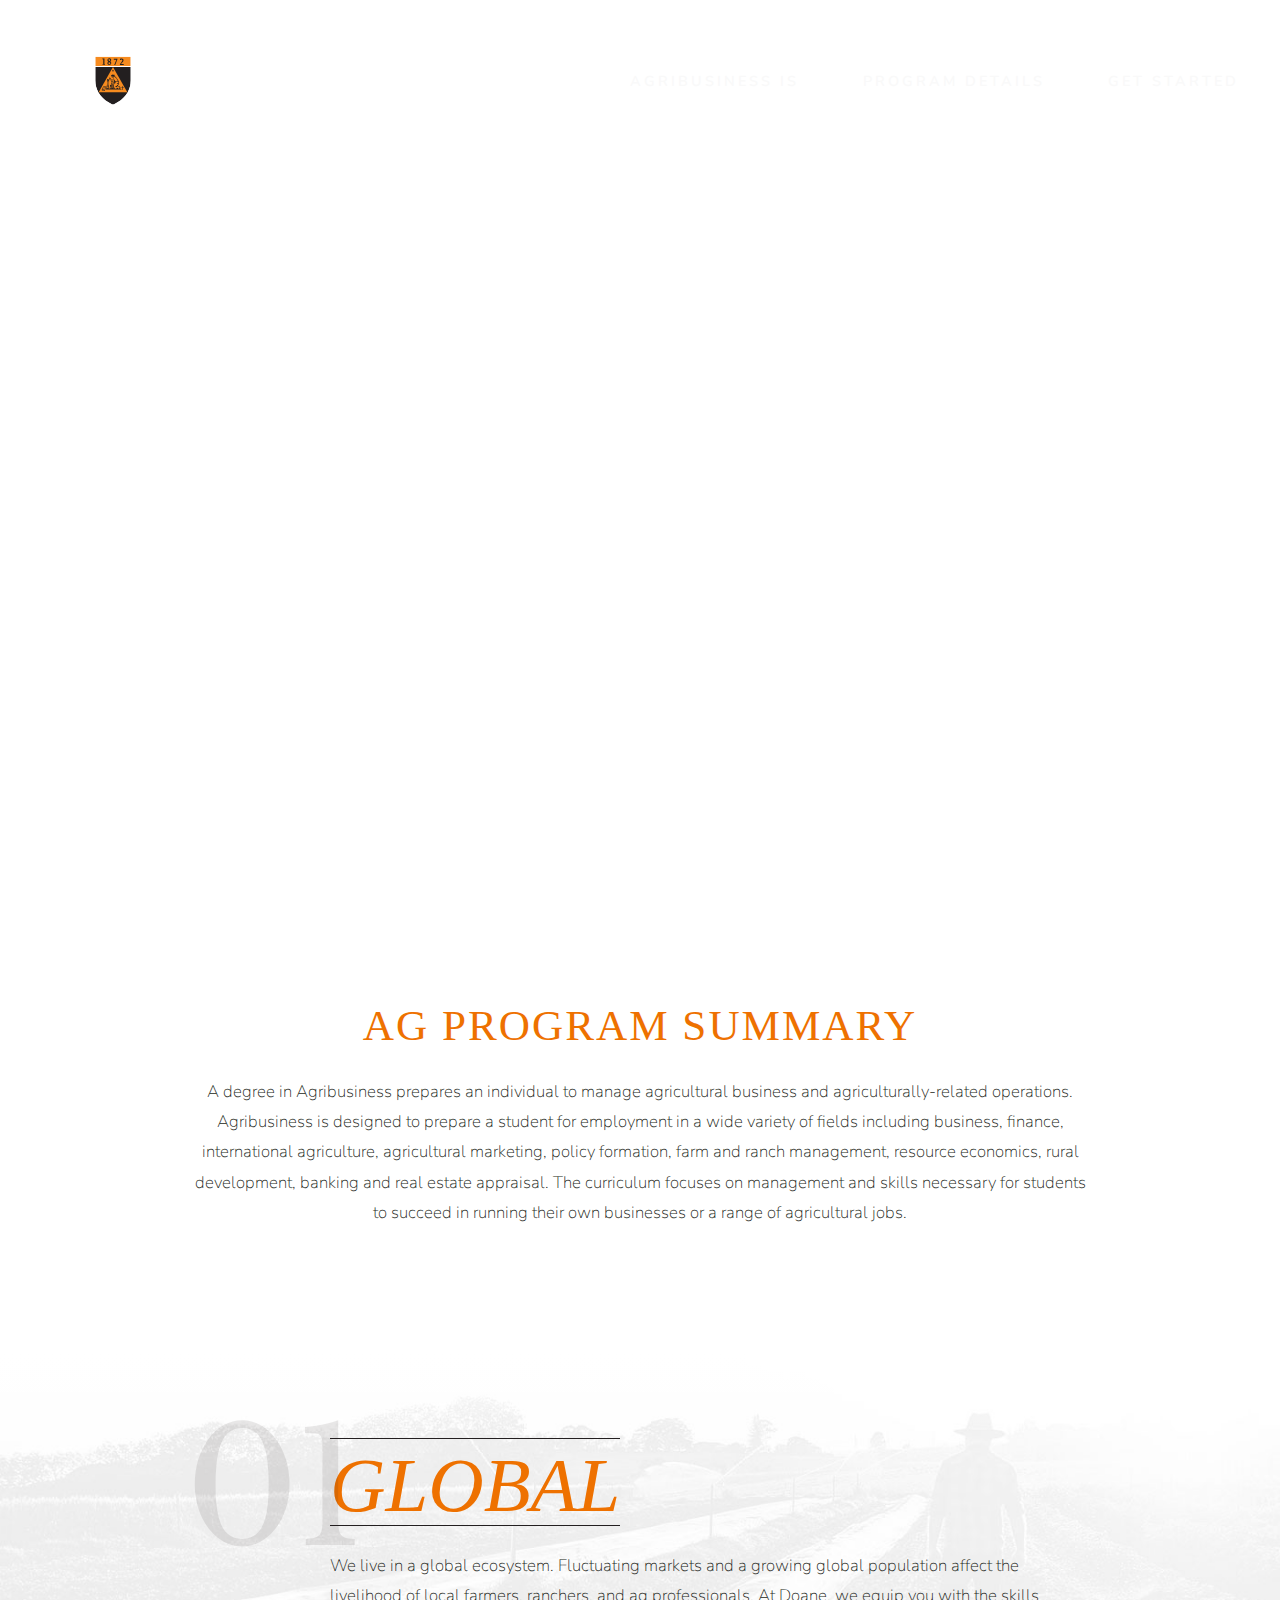
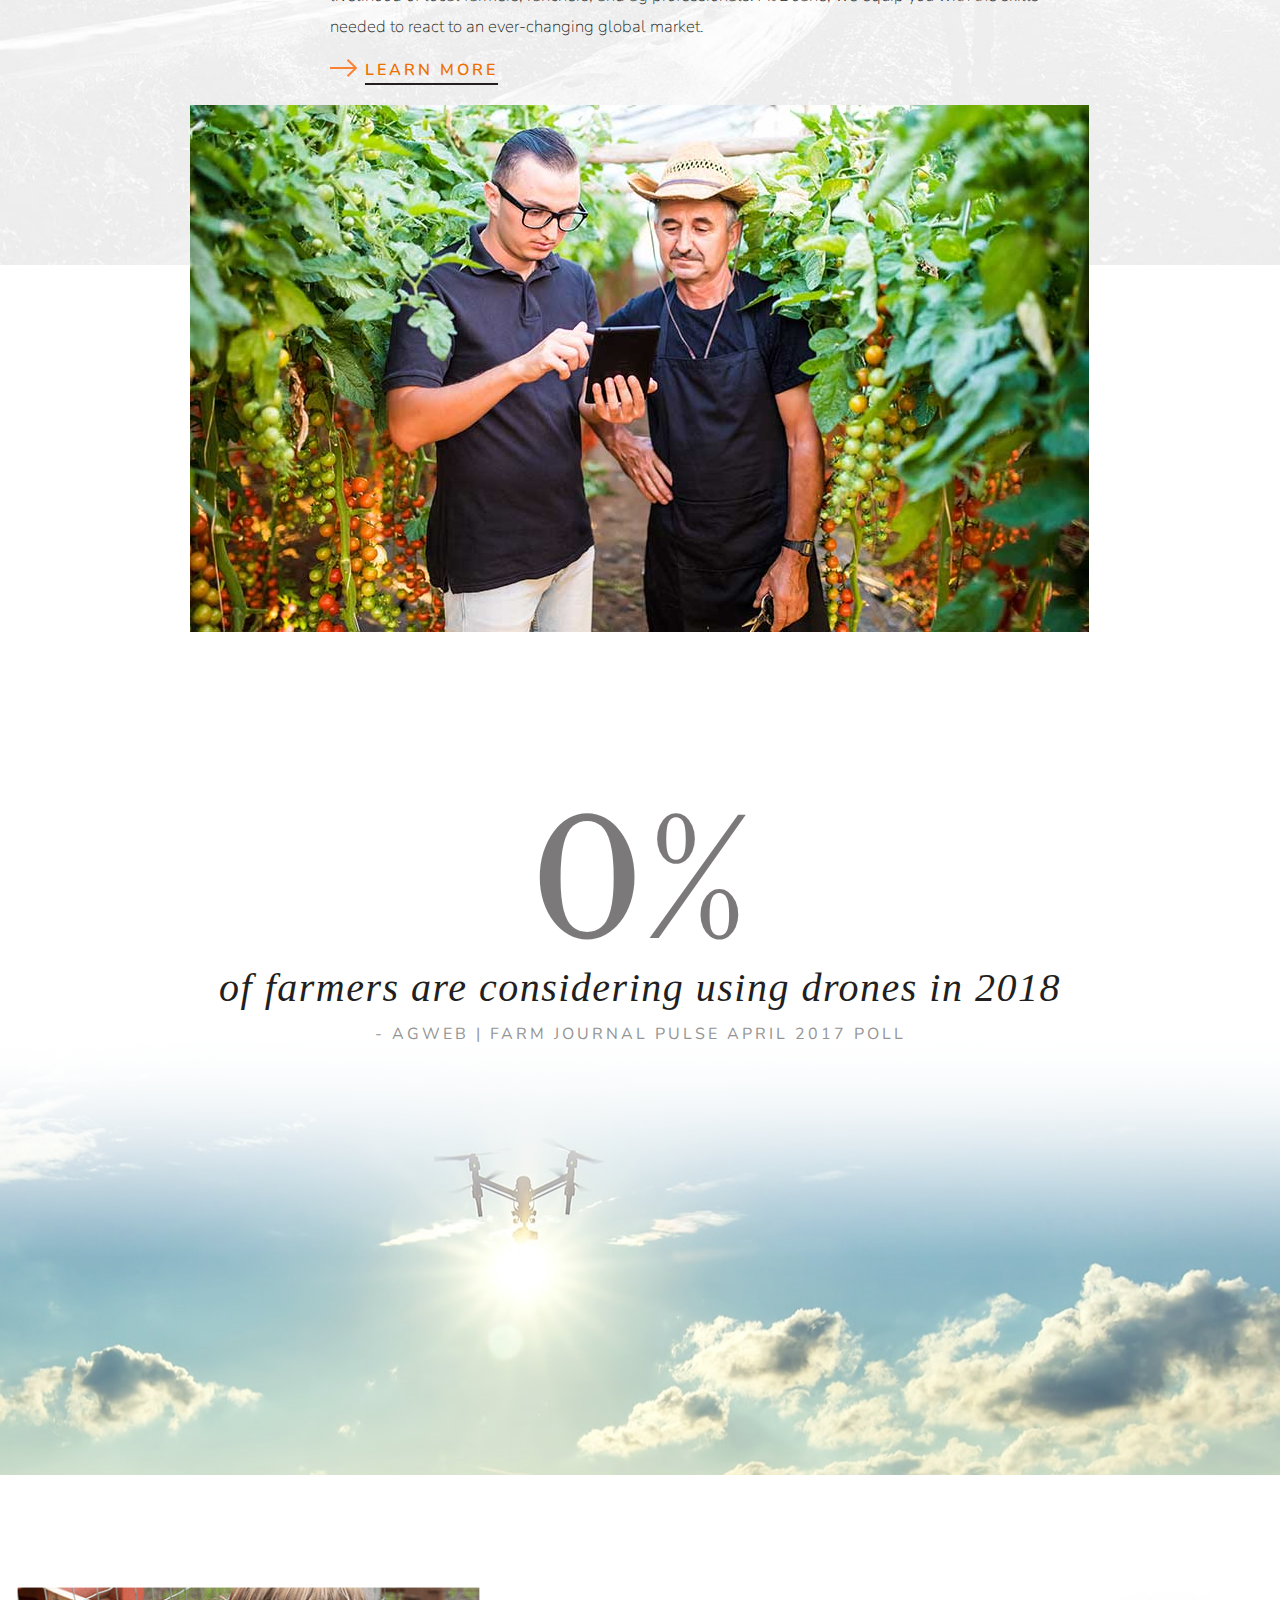
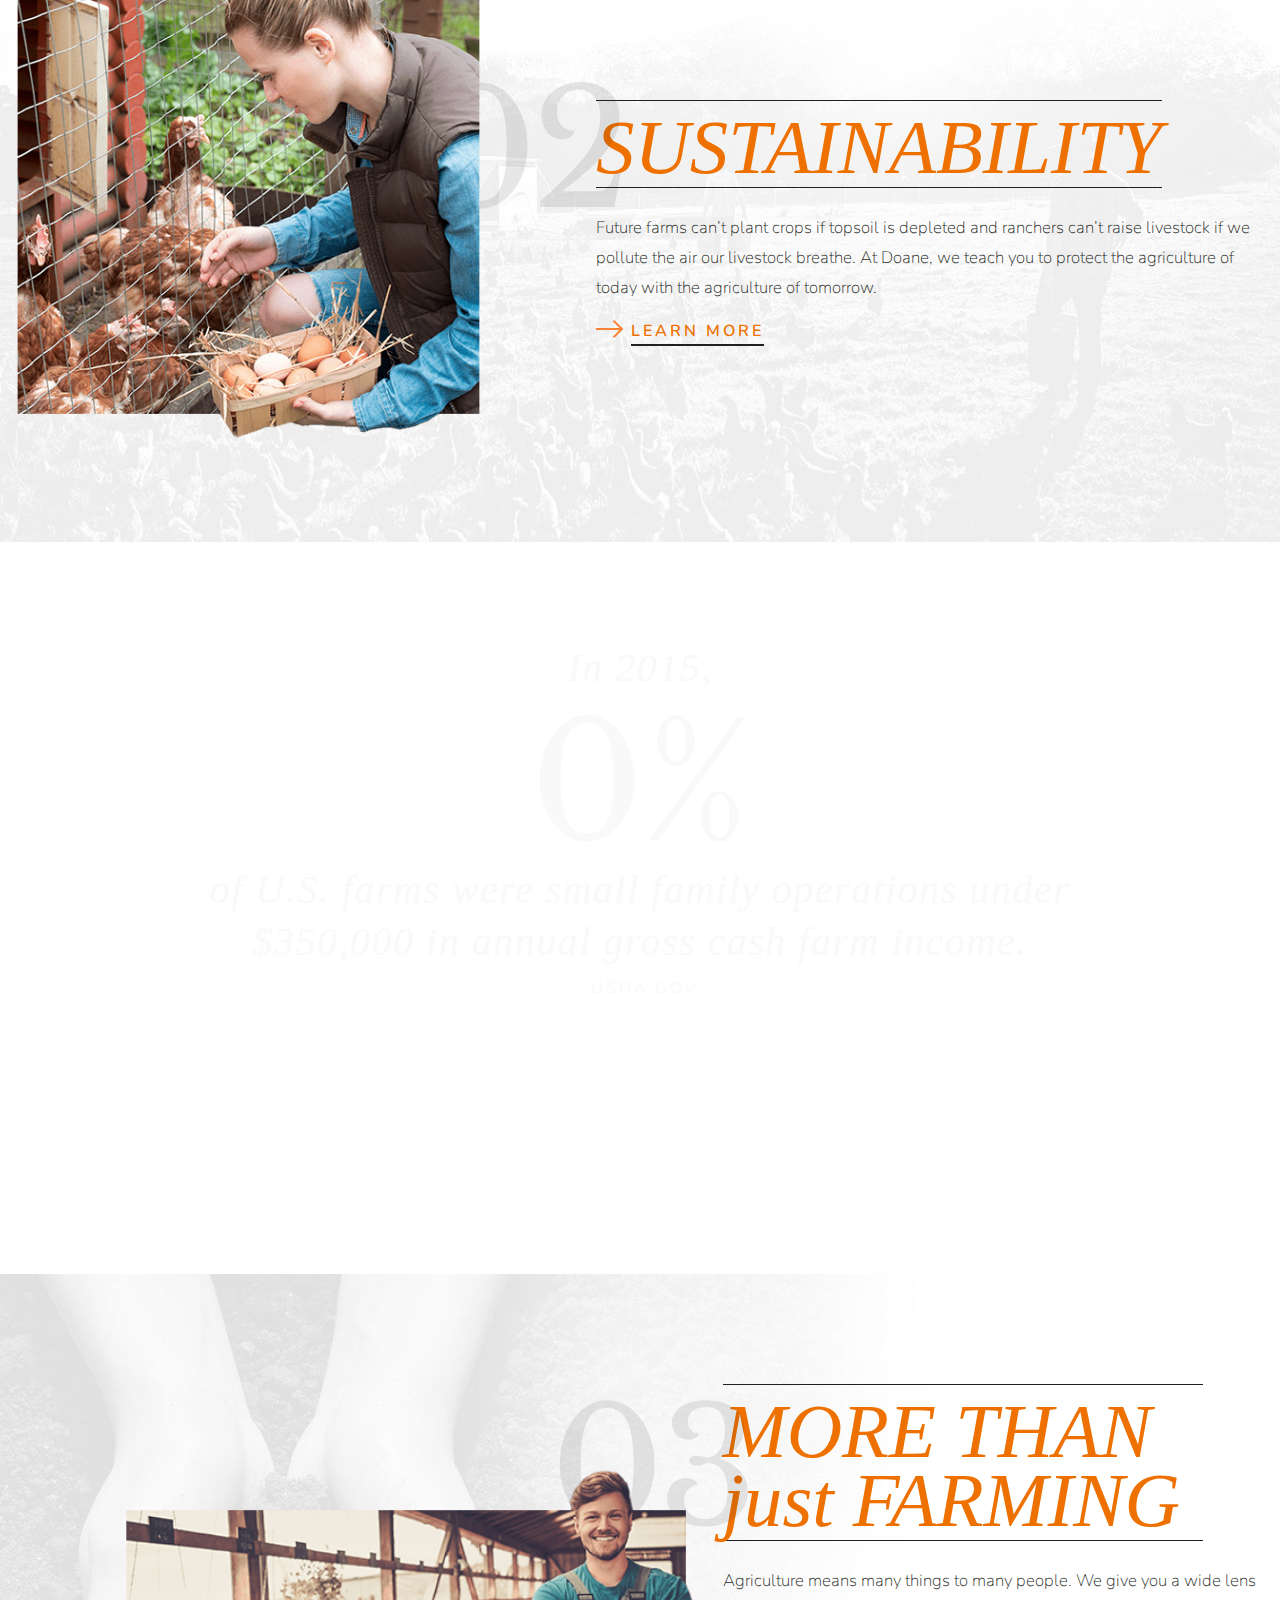
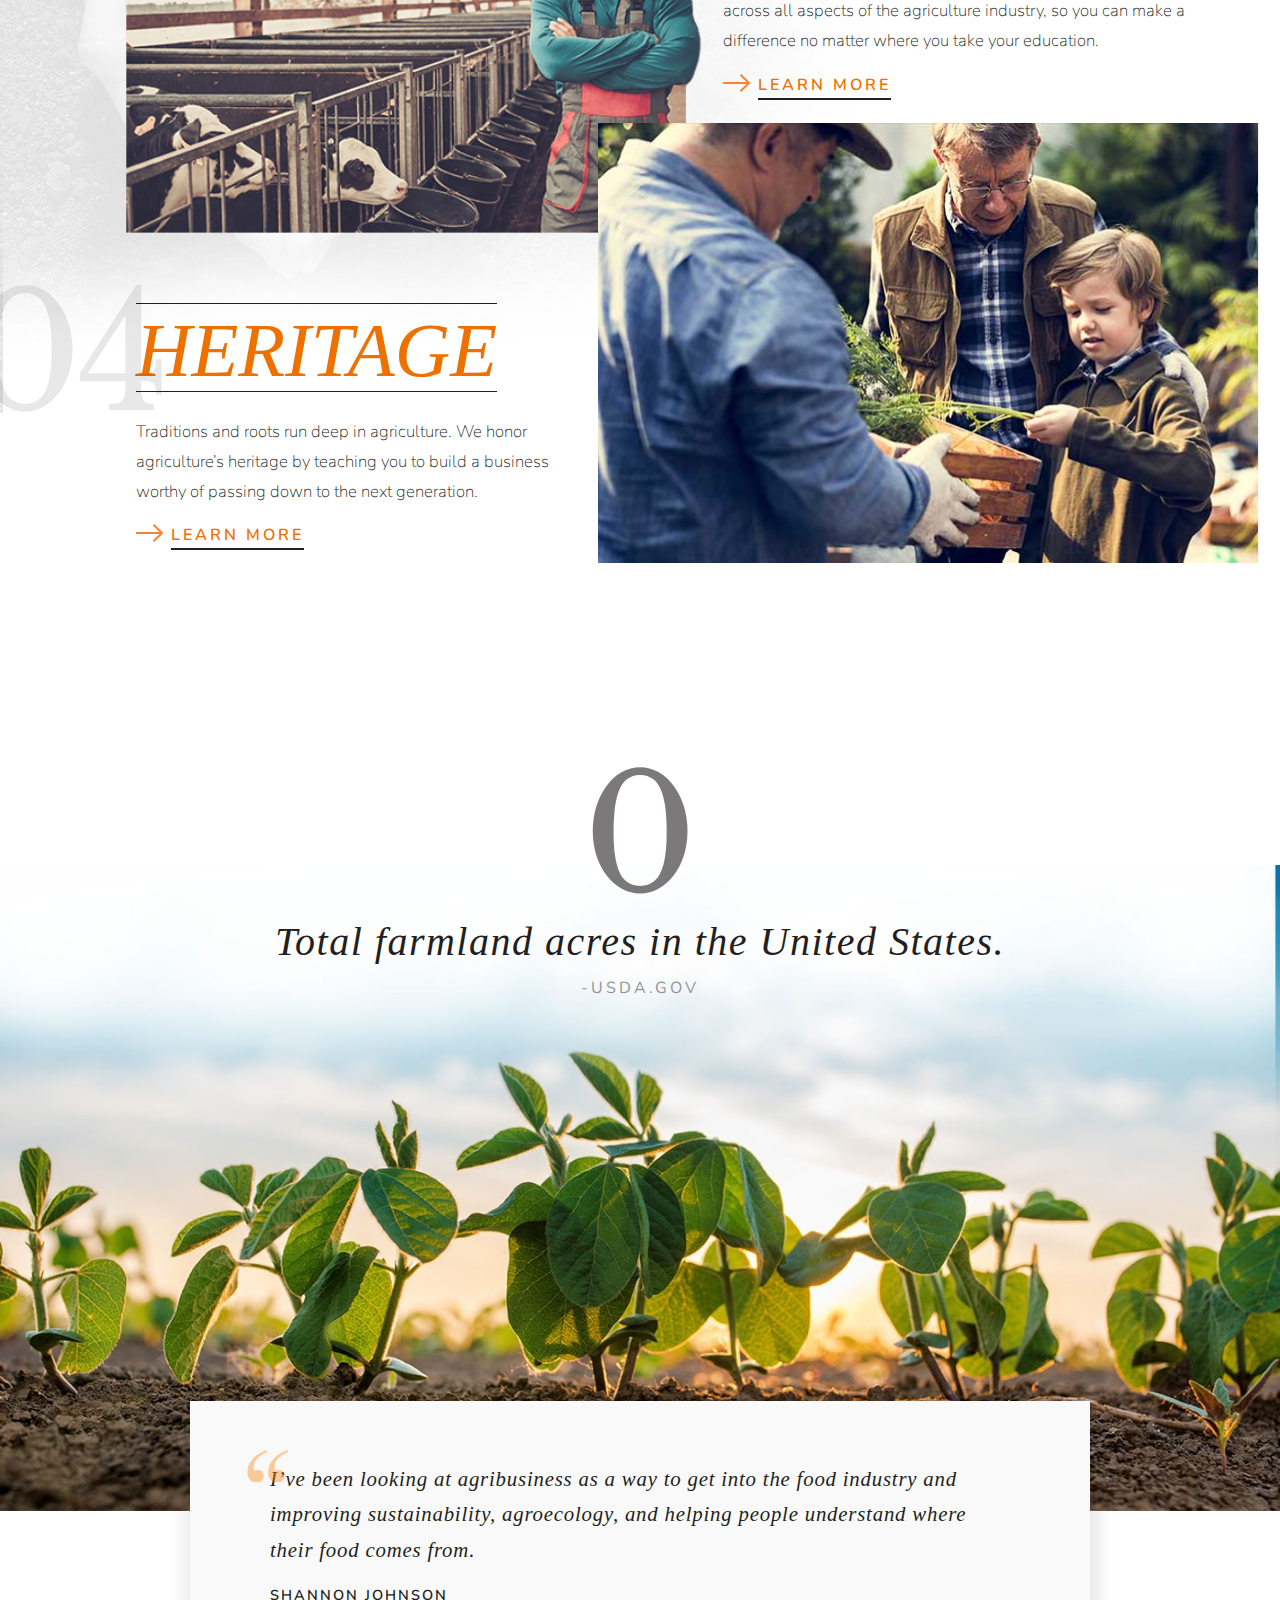
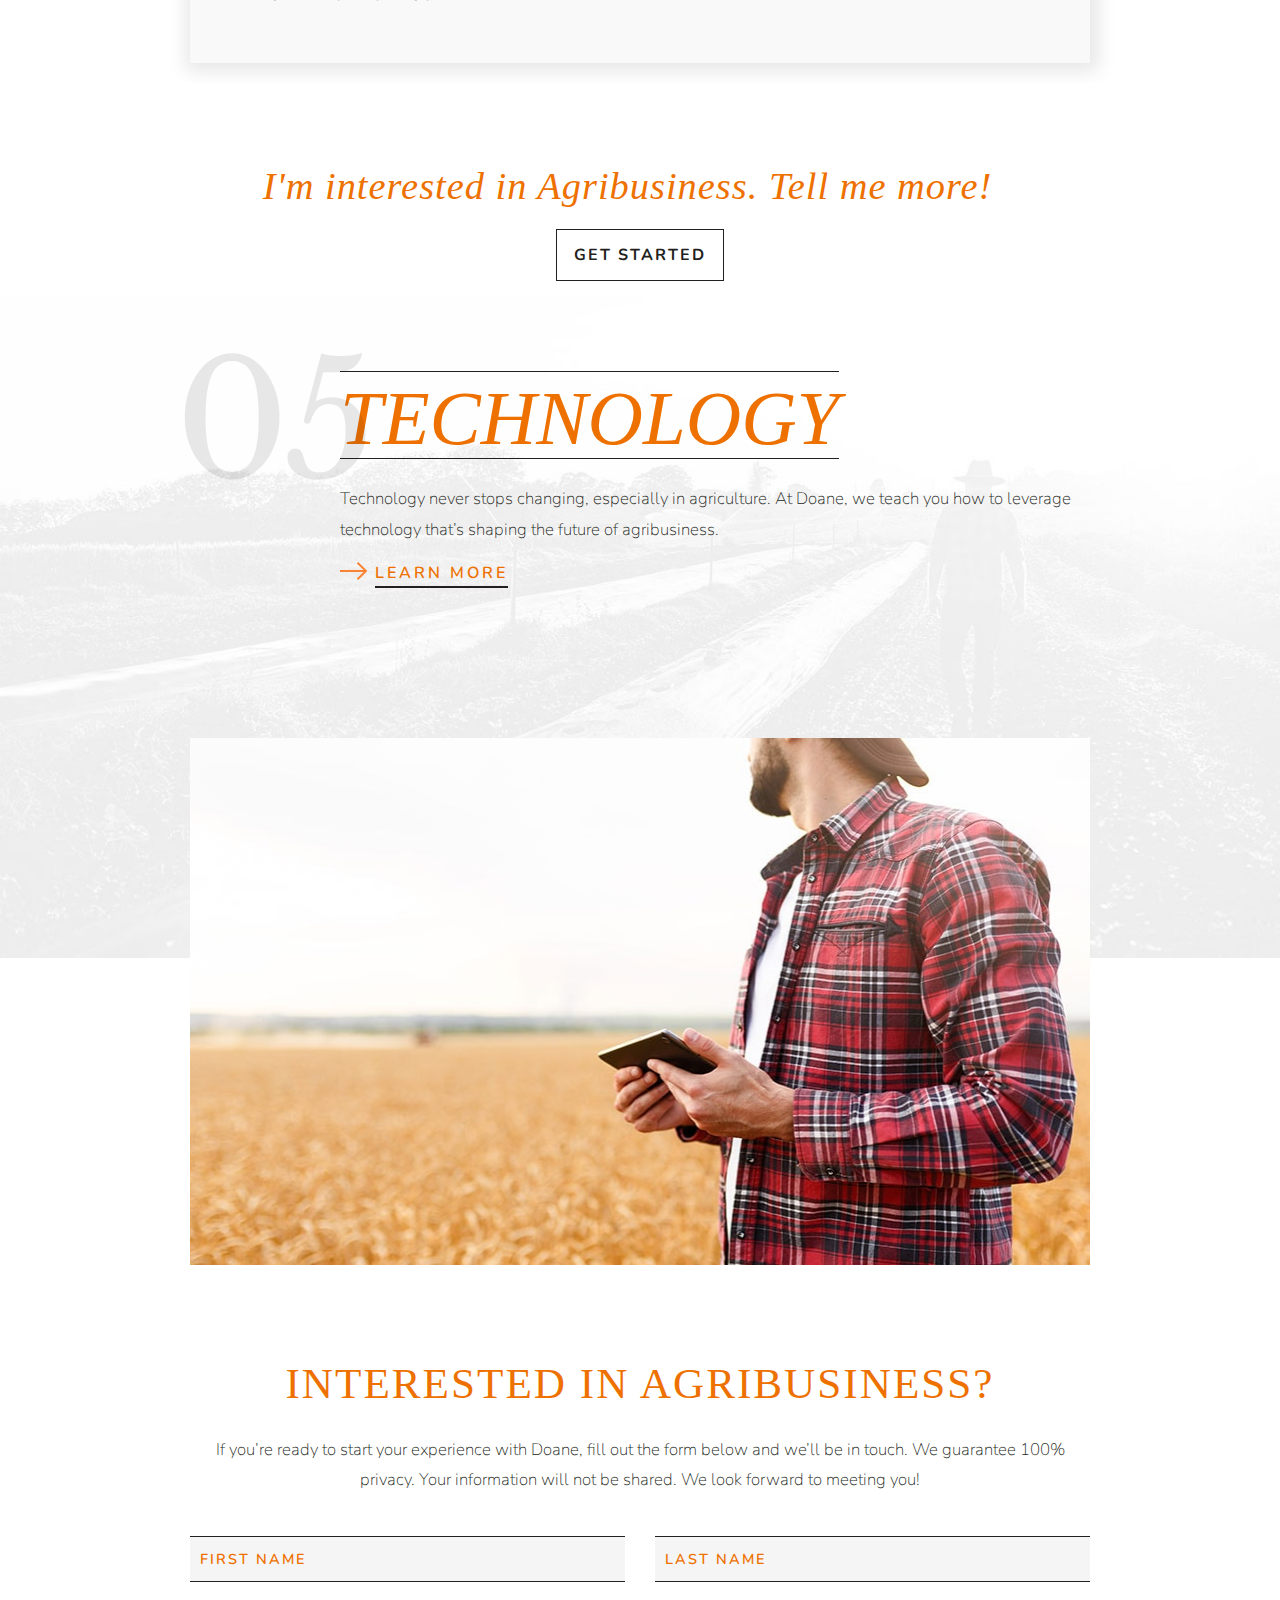
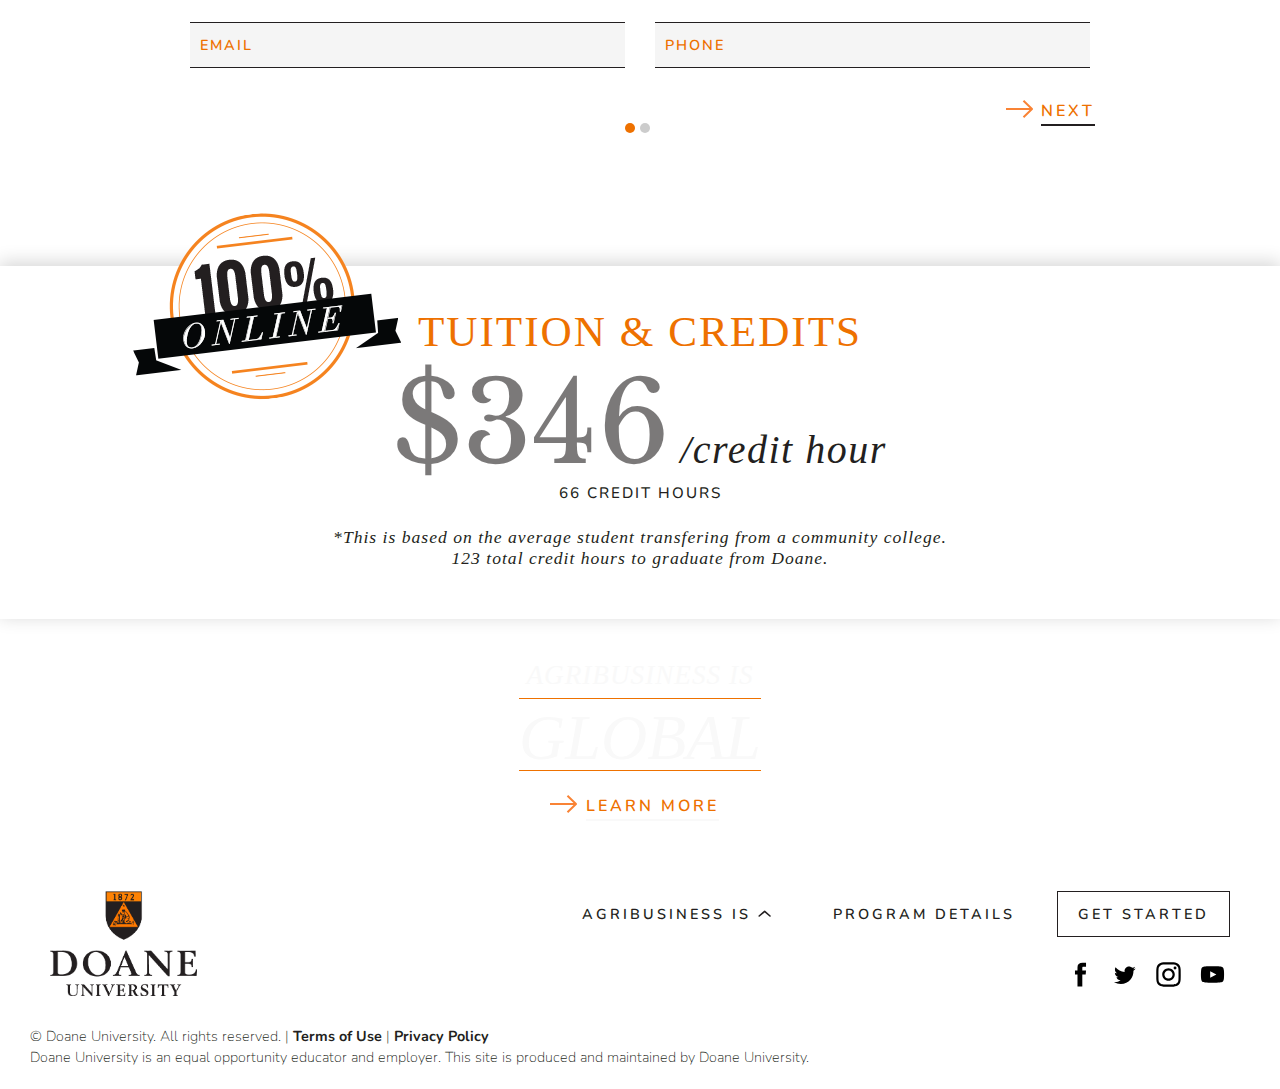
<file: index.html>
<!doctype html>
<html lang="en">
<head>
	<meta charset="utf-8">
	<title>Doane Agribusines</title>
	<meta name="viewport" content="width=device-width, initial-scale=1">
	<meta name="format-detection" content="telephone=no">
	<!-- Open Graph data -->
	<meta property="og:title" content="TITLE HERE" />
	<meta property="og:type" content="website" />
	<meta property="og:url" content="URL HERE" />
	<meta property="og:image" content="images/facebook-share.jpg" />
	<meta property="og:description" content="DESCRIPTION HERE" /> 
	<meta property="og:site_name" content="Doane University - Agribusiness" />
	<link rel="icon" type="image/x-icon" href="favicon.ico" />
	<link rel="icon" type="image/png" href="favicon.png" />
	<link rel="stylesheet" type="text/css" href="https://cloud.typography.com/6556036/6897992/css/fonts.css" />
	<link href="https://fonts.googleapis.com/css?family=Libre+Baskerville:400,700|Nunito:300,400,700" rel="stylesheet">
	<link rel="stylesheet" href="stylesheets/styles.css">
	<!--[if IE]>
    	<link rel="stylesheet" href="stylesheets/ie.css">
    	<script src="https://cdnjs.cloudflare.com/ajax/libs/html5shiv/3.7.3/html5shiv.js"></script>
	<![endif]-->
</head>
<body class="home">
	<div class="pagewrapper">
		<div class="mobilenav"><!-- Mobile nav -->
			<a href="index.html" class="mobile_logo" title="Doane University Agribusiness">Doane University Agribusiness</a>
			<button class="mobile_menu_button">
				<span class="menubtn_bars"><span class="menubtn_bars_inside"></span></span>
			</button>
			<nav>
				<a href="javascript:void()" class="agis">Agribusiness is 
					<span class="dropdownarrow">
						<svg version="1.1" id="Layer_2" xmlns="http://www.w3.org/2000/svg" xmlns:xlink="http://www.w3.org/1999/xlink" x="0px" y="0px"
							 viewBox="0 0 65.2 34.1" style="enable-background:new 0 0 65.2 34.1;" xml:space="preserve">
						<style type="text/css">
							.st0{fill:none;stroke-width:8;stroke-linecap:round;stroke-linejoin:round;stroke-miterlimit:10;}
						</style>
						<polyline class="st0" points="5,5 31.8,28.7 59.2,5 "/>
						</svg>
					</span>
				</a>
				<div class="dropdown">
					<a href="focus_global.html" class="page" title="Agribusiness is global">Global</a>
					<a href="focus_sustainability.html" class="page" title="Agribusiness is sustainable">Sustainability</a>
					<a href="focus_morethanfarming.html" class="page" title="Agribusiness is more than just farming">More than <span>just</span> farming</a>
					<a href="focus_heritage.html" class="page" title="Agribusiness is heritage">Heritage</a>
					<a href="focus_technology.html" class="page" title="Agribusiness is technology">Technology</a>
				</div>
				<a href="programdetails.html" class="programdetails" title="Program Details">Program details</a>
				<a href="#getstarted" class="button" title="Get Started">Get Started</a>
				<div class="mobile_social">
					<a href="#" class="facebook" title="Doane on Facebook"><svg viewBox="0 0 512 512"><path d="M211.9 197.4h-36.7v59.9h36.7V433.1h70.5V256.5h49.2l5.2-59.1h-54.4c0 0 0-22.1 0-33.7 0-13.9 2.8-19.5 16.3-19.5 10.9 0 38.2 0 38.2 0V82.9c0 0-40.2 0-48.8 0 -52.5 0-76.1 23.1-76.1 67.3C211.9 188.8 211.9 197.4 211.9 197.4z"/></svg></a>
					<a href="#" class="twitter" title="Doane on Twitter"><svg viewBox="0 0 512 512"><path d="M419.6 168.6c-11.7 5.2-24.2 8.7-37.4 10.2 13.4-8.1 23.8-20.8 28.6-36 -12.6 7.5-26.5 12.9-41.3 15.8 -11.9-12.6-28.8-20.6-47.5-20.6 -42 0-72.9 39.2-63.4 79.9 -54.1-2.7-102.1-28.6-134.2-68 -17 29.2-8.8 67.5 20.1 86.9 -10.7-0.3-20.7-3.3-29.5-8.1 -0.7 30.2 20.9 58.4 52.2 64.6 -9.2 2.5-19.2 3.1-29.4 1.1 8.3 25.9 32.3 44.7 60.8 45.2 -27.4 21.4-61.8 31-96.4 27 28.8 18.5 63 29.2 99.8 29.2 120.8 0 189.1-102.1 185-193.6C399.9 193.1 410.9 181.7 419.6 168.6z"/></svg></a>
					<a href="#" class="instagram" title="Doane on Instagram"><svg viewBox="0 0 512 512"><g><path d="M256 109.3c47.8 0 53.4 0.2 72.3 1 17.4 0.8 26.9 3.7 33.2 6.2 8.4 3.2 14.3 7.1 20.6 13.4 6.3 6.3 10.1 12.2 13.4 20.6 2.5 6.3 5.4 15.8 6.2 33.2 0.9 18.9 1 24.5 1 72.3s-0.2 53.4-1 72.3c-0.8 17.4-3.7 26.9-6.2 33.2 -3.2 8.4-7.1 14.3-13.4 20.6 -6.3 6.3-12.2 10.1-20.6 13.4 -6.3 2.5-15.8 5.4-33.2 6.2 -18.9 0.9-24.5 1-72.3 1s-53.4-0.2-72.3-1c-17.4-0.8-26.9-3.7-33.2-6.2 -8.4-3.2-14.3-7.1-20.6-13.4 -6.3-6.3-10.1-12.2-13.4-20.6 -2.5-6.3-5.4-15.8-6.2-33.2 -0.9-18.9-1-24.5-1-72.3s0.2-53.4 1-72.3c0.8-17.4 3.7-26.9 6.2-33.2 3.2-8.4 7.1-14.3 13.4-20.6 6.3-6.3 12.2-10.1 20.6-13.4 6.3-2.5 15.8-5.4 33.2-6.2C202.6 109.5 208.2 109.3 256 109.3M256 77.1c-48.6 0-54.7 0.2-73.8 1.1 -19 0.9-32.1 3.9-43.4 8.3 -11.8 4.6-21.7 10.7-31.7 20.6 -9.9 9.9-16.1 19.9-20.6 31.7 -4.4 11.4-7.4 24.4-8.3 43.4 -0.9 19.1-1.1 25.2-1.1 73.8 0 48.6 0.2 54.7 1.1 73.8 0.9 19 3.9 32.1 8.3 43.4 4.6 11.8 10.7 21.7 20.6 31.7 9.9 9.9 19.9 16.1 31.7 20.6 11.4 4.4 24.4 7.4 43.4 8.3 19.1 0.9 25.2 1.1 73.8 1.1s54.7-0.2 73.8-1.1c19-0.9 32.1-3.9 43.4-8.3 11.8-4.6 21.7-10.7 31.7-20.6 9.9-9.9 16.1-19.9 20.6-31.7 4.4-11.4 7.4-24.4 8.3-43.4 0.9-19.1 1.1-25.2 1.1-73.8s-0.2-54.7-1.1-73.8c-0.9-19-3.9-32.1-8.3-43.4 -4.6-11.8-10.7-21.7-20.6-31.7 -9.9-9.9-19.9-16.1-31.7-20.6 -11.4-4.4-24.4-7.4-43.4-8.3C310.7 77.3 304.6 77.1 256 77.1L256 77.1z"/><path d="M256 164.1c-50.7 0-91.9 41.1-91.9 91.9s41.1 91.9 91.9 91.9 91.9-41.1 91.9-91.9S306.7 164.1 256 164.1zM256 315.6c-32.9 0-59.6-26.7-59.6-59.6s26.7-59.6 59.6-59.6 59.6 26.7 59.6 59.6S288.9 315.6 256 315.6z"/><circle cx="351.5" cy="160.5" r="21.5"/></g></svg></a>
					<a href="#" class="youtube" title="Doane on Youtube"><svg viewBox="0 0 512 512"><path d="M422.6 193.6c-5.3-45.3-23.3-51.6-59-54 -50.8-3.5-164.3-3.5-215.1 0 -35.7 2.4-53.7 8.7-59 54 -4 33.6-4 91.1 0 124.8 5.3 45.3 23.3 51.6 59 54 50.9 3.5 164.3 3.5 215.1 0 35.7-2.4 53.7-8.7 59-54C426.6 284.8 426.6 227.3 422.6 193.6zM222.2 303.4v-94.6l90.7 47.3L222.2 303.4z"/></svg></a>
				</div>
			</nav>
		</div>
		<div class="navigation_wrapper"><!-- Static Navigation -->
			<button class="mobile_menu_button">
				<span class="menubtn_bars"><span class="menubtn_bars_inside"></span></span>
			</button>
			<div class="navigation">
				<a href="/" class="logo" title="Doane University Agribusiness">Doane University</a>
				<nav>
					<div class="navitem_dropdown">
						<a href="javascript:void()" class="agis">Agribusiness is 
							<span class="dropdownarrow">
								<svg version="1.1" xmlns="http://www.w3.org/2000/svg" xmlns:xlink="http://www.w3.org/1999/xlink" x="0px" y="0px"
									 viewBox="0 0 65.2 34.1" style="enable-background:new 0 0 65.2 34.1;" xml:space="preserve">
								<style type="text/css">
									.st0{fill:none;stroke-width:8;stroke-linecap:round;stroke-linejoin:round;stroke-miterlimit:10;}
								</style>
								<polyline class="st0" points="5,5 31.8,28.7 59.2,5 "/>
								</svg>
							</span>
						</a>
						<div class="dropdown">
							<a href="focus_global.html" class="page" title="Agribusiness is Global">
								<span class="pagename_wrapper">
									<span class="pagename">Global</span>
								</span>
								<span class="pageimage">
									<img src="images/dropdown_global.jpg" alt="Agribusiness is Global"/>
								</span>
							</a>
							<a href="focus_sustainability.html" class="page"  title="Agribusiness is Sustainability">
								<span class="pagename_wrapper">
									<span class="pagename">Sustainability</span>
								</span>
								<span class="pageimage">
									<img src="images/dropdown_sustainability.jpg" alt="Agribusiness is Sustainability"/>
								</span>
							</a>
							<a href="focus_morethanfarming.html" class="page farming" title="Agribusiness is More Than Just Farming">
								<span class="pagename_wrapper">
									<span class="pagename">More than <span>just</span>&nbsp;farming</span>
								</span>
								<span class="pageimage">
									<img src="images/dropdown_morefarming.jpg" alt="Agribusiness is More Than Just Farming"/>
								</span>
							</a>
							<a href="focus_heritage.html" class="page" title="Agribusiness is Heritage">
								<span class="pagename_wrapper">
									<span class="pagename">Heritage</span>
								</span>
								<span class="pageimage">
									<img src="images/dropdown_heritage.jpg" alt="Agribusiness is Heritage"/>
								</span>
							</a>
							<a href="focus_technology.html" class="page" title="Agribusiness is Technology">
								<span class="pagename_wrapper">
									<span class="pagename">Technology</span>
								</span>
								<span class="pageimage">
									<img src="images/dropdown_technology.jpg" alt="Agribusiness is Technology"/>
								</span>
							</a>
						</div>
					</div>
					<a href="programdetails.html" class="programdetails" tilte="Progarm Details">Program details</a>
					<a href="#getstarted" class="button" title="Get Started">Get Started</a>
				</nav>
			</div>
		</div>
		<div class="navigation_wrapper stickynav"> <!-- Sticky nav -->
			<button class="mobile_menu_button">
				<span class="menubtn_bars"><span class="menubtn_bars_inside"></span></span>
			</button>
			<div class="navigation">
				<a href="/" class="logo" title="Doane University Agribusiness">Doane University</a>
				<nav>
					<div class="navitem_dropdown">
						<a href="javascript:void()" class="agis">Agribusiness is 
							<span class="dropdownarrow">
								<svg version="1.1" xmlns="http://www.w3.org/2000/svg" xmlns:xlink="http://www.w3.org/1999/xlink" x="0px" y="0px"
									 viewBox="0 0 65.2 34.1" style="enable-background:new 0 0 65.2 34.1;" xml:space="preserve">
								<style type="text/css">
									.st0{fill:none;stroke-width:8;stroke-linecap:round;stroke-linejoin:round;stroke-miterlimit:10;}
								</style>
								<polyline class="st0" points="5,5 31.8,28.7 59.2,5 "/>
								</svg>
							</span>
						</a>
						<div class="dropdown">
							<a href="focus_global.html" class="page" title="Agribusiness is Global">
								<span class="pagename_wrapper">
									<span class="pagename">Global</span>
								</span>
								<span class="pageimage">
									<img src="images/dropdown_global.jpg" alt="Agribusiness is Global"/>
								</span>
							</a>
							<a href="focus_sustainability.html" class="page"  title="Agribusiness is Sustainability">
								<span class="pagename_wrapper">
									<span class="pagename">Sustainability</span>
								</span>
								<span class="pageimage">
									<img src="images/dropdown_sustainability.jpg" alt="Agribusiness is Sustainability"/>
								</span>
							</a>
							<a href="focus_morethanfarming.html" class="page farming" title="Agribusiness is More Than Just Farming">
								<span class="pagename_wrapper">
									<span class="pagename">More than <span>just</span>&nbsp;farming</span>
								</span>
								<span class="pageimage">
									<img src="images/dropdown_morefarming.jpg" alt="Agribusiness is More Than Just Farming"/>
								</span>
							</a>
							<a href="focus_heritage.html" class="page" title="Agribusiness is Heritage">
								<span class="pagename_wrapper">
									<span class="pagename">Heritage</span>
								</span>
								<span class="pageimage">
									<img src="images/dropdown_heritage.jpg" alt="Agribusiness is Heritage"/>
								</span>
							</a>
							<a href="focus_technology.html" class="page" title="Agribusiness is Technology">
								<span class="pagename_wrapper">
									<span class="pagename">Technology</span>
								</span>
								<span class="pageimage">
									<img src="images/dropdown_technology.jpg" alt="Agribusiness is Technology"/>
								</span>
							</a>
						</div>
					</div>
					<a href="programdetails.html" class="programdetails" title="Program Details">Program details</a>
					<a href="#getstarted" class="button" title="Get Started">Get Started</a>
				</nav>
				
			</div>
		</div>
		<div class="header_wrapper parallax-window" data-parallax="scroll" data-image-src="images/homebg.jpg">
			<div class="header">
				<div class="header_content">
					<h1>Agribusiness</h1>
					<h2>Next-gen thinking for an age-old industry</h2>
					<span class="scroll">
						<span class="scroll_arrow">
							<svg version="1.1" xmlns="http://www.w3.org/2000/svg" xmlns:xlink="http://www.w3.org/1999/xlink" x="0px" y="0px"
								 viewBox="0 0 65.2 34.1" style="enable-background:new 0 0 65.2 34.1;" xml:space="preserve">
							<style type="text/css">
								.st0{fill:none;stroke:#ffffff;stroke-width:8;stroke-linecap:round;stroke-linejoin:round;stroke-miterlimit:10;}
							</style>
							<polyline class="st0" points="5,5 31.8,28.7 59.2,5 "/>
							</svg>

						</span>
						<span class="scroll_arrow">
							<svg version="1.1" xmlns="http://www.w3.org/2000/svg" xmlns:xlink="http://www.w3.org/1999/xlink" x="0px" y="0px"
								 viewBox="0 0 65.2 34.1" style="enable-background:new 0 0 65.2 34.1;" xml:space="preserve">
							<style type="text/css">
								.st0{fill:none;stroke:#ffffff;stroke-width:8;stroke-linecap:round;stroke-linejoin:round;stroke-miterlimit:10;}
							</style>
							<polyline class="st0" points="5,5 31.8,28.7 59.2,5 "/>
							</svg>
						</span>
					</span>
				</div>
			</div>
		</div>
		<div class="section_wrapper section_intro">
			<div class="section">
				<h3>Ag Program Summary</h3>
				<p>A degree in Agribusiness prepares an individual to manage agricultural business and agriculturally-related operations. Agribusiness is designed to prepare a student for employment in a wide variety of fields including business, finance, international agriculture, agricultural marketing, policy formation, farm and ranch management, resource economics, rural development, banking and real estate appraisal. The curriculum focuses on management and skills necessary for students to succeed in running their own businesses or a range of agricultural jobs.</p>
			</div>
		</div>
		<div class="section_wrapper focuspoint_one pooutisnext">
			<div class="section">
				<h2><span class="focuspoint_count">01</span>Global</h2>
				<p>We live in a global ecosystem. Fluctuating markets and a growing global population affect the livelihood of local farmers, ranchers, and ag professionals. At Doane, we equip you with the skills needed to react to an ever-changing global market.</p>
				<a href="focus_global.html" class="button" title="Agribusiness is Global"><span>Learn More</span></a>
			</div>
		</div>
		<div class="section_wrapper section_imgtestimonial" data-paroller-factor="0.1" data-paroller-type="foreground">
			<div class="section">
				<img src="images/homesectionone_image.jpg" alt="Agribusiness"/>
<!--
				<div class="section_testimonial ">
					<div class="testimonial_image">
						<img src="images/home_testimonial1.jpg" alt="Bryan Lukeing" />
					</div>
					<div class="testimonial_content">
						<p>I’ve known agriculture my whole life; I’ve always been drawn to it. I know that there’s more I can do to improve efficiency, safety, and profitability. I’m looking for a program that can help me do that.</p>
						<span class="author">Bryan Lukeing</span>
					</div>
				</div>
-->
			</div>
		</div>
		<div class="section_wrapper section_stat stat_one">
			<div class="section">
				<p class="stat">
					<span class="number"><span class="count" data-count="31">0</span>%</span>
					<span class="text">of farmers are considering using drones in&nbsp;2018</span>
					<span class="stat_source">- AGWEB | Farm Journal Pulse april 2017&nbsp;poll</span>
				</p>
			</div>
		</div>
		<div class="section_wrapper focuspoint_two">
			<div class="section">
				<div class="section_image" data-paroller-factor="0.1" data-paroller-type="foreground">
					<img src="images/home_focus2.png" class="cutout" alt="Sustainability" />
				</div>
				<div class="section_content">
					<h2><span class="focuspoint_count">02</span>Sustainability</h2>
					<p>Future farms can’t plant crops if topsoil is depleted and ranchers can’t raise livestock if we pollute the air our livestock breathe. At Doane, we teach you to protect the agriculture of today with the agriculture of tomorrow.</p>
					<a href="focus_sustainability.html" class="button" title="Agribsiness is Sustainable"><span>Learn More</span></a>
				</div>
			</div>
		</div>
		<div class="section_wrapper stat_two parallax-window popoutisnext" data-parallax="scroll" data-image-src="images/homebackground_stat2.jpg">
			<div class="section">
				<p class="stat">
					<span class="text">In 2015,</span>
					<span class="number"><span class="count" data-count="90">0</span>%</span>
					<span class="text">of U.S. farms were small family operations under $350,000 in annual gross cash farm income.</span>
					<span class="stat_source">-USDA.GOV</span>
				</p>
			</div>
		</div>
		<div class="section_wrapper section_twopoints">
			<!--<div class="section_wrapper section_texttestimonial_top">
				<div class="section">
					<div class="section_testimonial" data-paroller-factor="0.1" data-paroller-type="foreground">
						<div class="testimonial_image">
							<img src="images/home_testimonial2.jpg" alt="Charlie Smith" />
						</div>
						<div class="testimonial_content">
							<p>I’ve always loved technology and seeing how it can apply to almost anything. Agriculture has a unique opportunity where we can change an old industry with today’s technology.</p>
							<span class="author">Charlie Smith</span>
						</div>
					</div>
				</div>
			</div>-->
			<div class="section focuspoint_three">
				<div class="section_content">
					<h2><span class="focuspoint_count">03</span>More than <span>just</span>&nbsp;farming</h2>
					<p>Agriculture means many things to many people. We give you a wide lens across all aspects of the agriculture industry, so you can make a difference no matter where you take your education.</p>
					<a href="focus_morethanfarming.html" class="button" title="Agribusiness is more than just farming"><span>Learn More</span></a>
				</div>
				<div class="section_image" data-paroller-factor="0.1" data-paroller-type="foreground">
					<img src="images/home_focus3.png" class="cutout" alt="More than Just Farming" />
				</div>
			</div>
			<div class="section focuspoint_four">
				<div class="section_content">
					<h2><span class="focuspoint_count">04</span>Heritage</h2>
					<p>Traditions and roots run deep in agriculture. We honor agriculture’s heritage by teaching you to build a business worthy of passing down to the next generation.</p>
					<a href="focus_heritage.html" class="button" title="Agribusiness is heritage"><span>Learn More</span></a>
				</div>
				<div class="section_image" data-paroller-factor="0.1" data-paroller-type="foreground">
					<img src="images/home_focus4.jpg" alt="Heritage"/>
				</div>
			</div>
		</div>
		<div class="section_wrapper section_stat stat_three popoutisnext">
			<div class="section">
				<p class="stat">
					<span class="number"><span class="count" data-count="914527657">0</span></span>
					<span class="text">Total farmland acres in the&nbsp;United&nbsp;States.</span>
					<span class="stat_source">-USDA.GOV</span>
				</p>
			</div>
		</div>
		<div class="section_wrapper section_texttestimonial_right">
			<div class="section">
				<div class="section_testimonial" data-paroller-factor="0.1" data-paroller-type="foreground">
					<div class="testimonial_image">
						<img src="images/home_testimonial3.jpg" alt="Shannon Johnson" />
					</div>
					<div class="testimonial_content">
						<p>I’ve been looking at agribusiness as a way to get into the food industry and improving sustainability, agroecology, and helping people understand where their food comes from.</p>
						<span class="author">Shannon Johnson</span>
					</div>
				</div>
			</div>
		</div>
		<div class="section_wrapper focuspoint_five">
			<div class="section">
				<div class="pagecta">
					<p>I'm interested in Agribusiness. Tell&nbsp;me&nbsp;more!</p>
					<a href="#getstarted" class="button_alt" title="Get Started">Get Started</a>
				</div>
			</div>
			<div class="section">
				<div class="section_content">
					<h2><span class="focuspoint_count">05</span>Technology</h2>
					<p>Technology never stops changing, especially in agriculture. At Doane, we teach you how to leverage technology that’s shaping the future of agribusiness.</p>
					<a href="focus_technology.html" class="button" title="Agribusiness is Technology"><span>Learn More</span></a>
				</div>
			</div>
		</div>
		<div class="section_wrapper popout_image" data-paroller-factor="0.05" data-paroller-type="foreground">
			<div class="section">
				<img src="images/home_lastimage.jpg" alt="Agribusines" />
			</div>
		</div>
		<div class="section_wrapper section_getstarted" id="getstarted">
			<div class="section">
				<h3>Interested in Agribusiness?</h3>
				<p>If you’re ready to start your experience with Doane, fill out the form below and we’ll be in touch. We guarantee 100% privacy. Your information will not be shared. We look forward to meeting you!</p>
				<form id="msform" class="form" method="post" action="">
				<div class="step-1 step">
					<div class="field half">
						<label for="f_name" class="inputlabel">First Name</label>
						<input type="text" name="f_name" id="f_name" class="floatlabel" tabindex="1">
					</div>
					<div class="field half">
						<label for="l_name" class="inputlabel">Last Name</label>
						<input type="text" name="l_name" id="l_name" class="floatlabel" tabindex="2">
					</div>
					<div class="field half">
						<label for="email" class="inputlabel">Email</label>
						<input type="text" name="email" id="email" class="floatlabel" tabindex="3">
					</div>
					<div class="field half">
						<label for="phone" class="inputlabel">Phone</label>
						<input type="text" name="phone" id="phone" class="floatlabel" tabindex="4">
					</div>
				</div>
				<div class="step-2 step">
					<div class="field half focus">
						<label for="program"  class="inputlabel">Program</label>
						<select name="program" id="programFirstChoice" onchange="this.className=this.options[this.selectedIndex].className" class="floatlabel"  tabindex="5">
								<option value="UND.BA.CPS" data-program="Undeclared">Undeclared</option>
								<option value="AGR.BA" data-program="Agribusiness">Agribusiness</option>
								<option value="CRJ.BA" data-program="Criminal Justice">Criminal Justice</option>
								<option value="GRD.BA" data-program="Graphic Design">Graphic Design</option>
								<option value="HSI.BS" data-program="Health Sciences">Health Sciences</option>
								<option value="NRS.BSN" data-program="RN to BSN">RN to BSN</option>
								<option value="HRE.BA" data-program="Human Relations">Human Relations</option>
								<option value="ISY_SFT.BS" data-program="Information Systems &amp; Technology">Information Systems &amp; Technology</option>
								<option value="LIBART.BA" data-program="Liberal Arts Studies">Liberal Arts Studies</option>
								<option value="ORGCM.BA" data-program="Organizational Communication">Organizational Communication</option>
								<option value="ACCT.BA" data-program="Professional Studies in Accounting">Professional Studies in Accounting</option>
								<option value="BUSA_GEN.BA" data-program="Professional Studies in Business Administration">Professional Studies in Business Administration</option>
								<option value="PADM.BA" data-program="Public Administration">Public Administration</option>
								<option value="ED.AC.CI.MED" data-program="Initial Certification at the Advanced Level">Initial Certification at the Advanced Level</option>
								<option value="COU.MA" data-program="Master of Arts in Counseling">Master of Arts in Counseling</option>
								<option value="ED.SC.MED" data-program="Master of Arts in Counseling with School Counseling Emphasis">Master of Arts in Counseling with School Counseling Emphasis</option>
								<option value="MGT.MA" data-program="Master of Arts in Management">Master of Arts in Management</option>
								<option value="BA.MBA" data-program="Master of Business Administration" selected="selected">Master of Business Administration</option>
								<option value="ED.CI.MED" data-program="Master of Education in Curriculum and Instruction">Master of Education in Curriculum and Instruction</option>
								<option value="EDL.MED" data-program="Master of Education in Educational Leadership">Master of Education in Educational Leadership</option>
			  					<option value="IDT.MS" data-program="Master of Science in Instructional Design and Technology">Master of Science in Instructional Design and Technology</option>
								<option value="ED.ESL.CERT" data-program="English as a Second Language Teaching Endorsement">English as a Second Language Teaching Endorsement</option>
								<option value="ED.EDC.CERT" data-program="Early Childhood Teaching Endorsement">Early Childhood Teaching Endorsement</option>
								<option value="ED.SPED.CERT" data-program="Mild, Moderate Special Education Teaching Endorsement">Mild, Moderate Special Education Teaching Endorsement</option>
								<option value="ED.READ.CERT" data-program="Reading Specialist Teaching Endorsement">Reading Specialist Teaching Endorsement</option>
								<option value="ED.ESD.PM" data-program="Education Specialist ">Education Specialist </option>
								<option value="EDU.ND">Graduate Education - Non-Degree</option>
								<option value="ED.EDD" data-program="Doctorate in Education">Doctorate in Education</option>
						</select>
					</div>
					<div class="field half focus">
						<label for="location" class="inputlabel">Location</label>
						<select name="location" class="unselect floatlabel" id="locationSecondChoice"  tabindex="6">
								<option class="default" value="base" disabled>Location</option>
								<option value="LINC">Lincoln</option>
								<option value="OMAHA">Omaha</option>
								<option value="GI">Grand Island</option>
								<option value="ONLIN" selected>Online</option>
						</select>
					</div>
						<div class="field full">
							<label for="comments" class="no-hide inputlabel">Additional questions or comments</label>
							<textarea name="comments" id="comments" class="floatlabel"  tabindex="7"></textarea>
						</div>
					<p class="privacy">By submitting this information, you authorize Doane University to call you at the phone number provided.</p>
				</div>
				<div class="controls">
					<span class="action back"><span>Back</span></span>
					<span class="action next" id="nextstep"><span>Next</span></span>
					<button type="submit" class="action submit button"><span>Submit</span></button>	
				</div>
				<div class="step-counter">
					<ul class="steps" id="progressbar">
						<li class="step1-progress">Step 1</li>
						<li class="step2-progress">Step 2</li>
					</ul>
				</div>
			</form>
			</div>
		</div>
		<div class="section_wrapper section_tuition">
			<div class="section">
				<img src="images/badge.png" class="badge" alt="100% Online">
				<h3>Tuition & Credits</h3>
				<p class="cost"><span class="number">$346</span> <span class="costper">/credit hour</span></p>
				<p class="cost_for">66 credit hours</p>
				<p class="cost_note">*This is based on the average student transfering from a community college.<br />123 total credit hours to graduate from Doane.</p>
			</div>
		</div>
		<div class="section_wrapper section_pagecta parallax-window" data-parallax="scroll" data-image-src="images/home_ctabg.jpg">
			<div class="section">
				<h4><span class="top_head">Agribusiness is</span><span class="main_head">Global</span></h4>
				<a href="focus_global.html" class="button" title="Agribusiness is Global"><span>Learn More</span></a>
			</div>
		</div>
		<div class="footer_wrapper">
			<div class="footer">
				<a href="index.html" class="footer_logo" title="Doane University Agribusiness"><img src="images/logoalt.png" alt="Doane University" /></a>
				<nav>
					<div class="navitem_dropdown">
						<a class="agis">Agribusiness is 
							<span class="dropdownarrow">
								<svg version="1.1" xmlns="http://www.w3.org/2000/svg" xmlns:xlink="http://www.w3.org/1999/xlink" x="0px" y="0px"
									 viewBox="0 0 65.2 34.1" style="enable-background:new 0 0 65.2 34.1;" xml:space="preserve">
								<style type="text/css">
									.st0{fill:none;stroke-width:8;stroke-linecap:round;stroke-linejoin:round;stroke-miterlimit:10;}
								</style>
								<polyline class="st0" points="5,5 31.8,28.7 59.2,5 "/>
								</svg>
							</span>
						</a>
						<div class="dropdown">
							<div class="dropdown_inside">
								<a href="focus_global.html" class="page" title="Agribusiness is Global">
									<span class="pagename_wrapper">
										<span class="pagename">Global</span>
									</span>
									<span class="pageimage">
										<img src="images/dropdown_global.jpg" alt="Agribusiness is Global"/>
									</span>
								</a>
								<a href="focus_sustainability.html" class="page"  title="Agribusiness is Sustainability">
									<span class="pagename_wrapper">
										<span class="pagename">Sustainability</span>
									</span>
									<span class="pageimage">
										<img src="images/dropdown_sustainability.jpg" alt="Agribusiness is Sustainability"/>
									</span>
								</a>
								<a href="focus_morethanfarming.html" class="page farming" title="Agribusiness is More Than Just Farming">
									<span class="pagename_wrapper">
										<span class="pagename">More than <span>just</span>&nbsp;farming</span>
									</span>
									<span class="pageimage">
										<img src="images/dropdown_morefarming.jpg" alt="Agribusiness is More Than Just Farming"/>
									</span>
								</a>
								<a href="focus_heritage.html" class="page" title="Agribusiness is Heritage">
									<span class="pagename_wrapper">
										<span class="pagename">Heritage</span>
									</span>
									<span class="pageimage">
										<img src="images/dropdown_heritage.jpg" alt="Agribusiness is Heritage"/>
									</span>
								</a>
								<a href="focus_technology.html" class="page" title="Agribusiness is Technology">
									<span class="pagename_wrapper">
										<span class="pagename">Technology</span>
									</span>
									<span class="pageimage">
										<img src="images/dropdown_technology.jpg" alt="Agribusiness is Technology"/>
									</span>
								</a>
							</div>
						</div>
					</div>
					<a href="programdetails.html" title="Program Details">Program details</a>
					<a href="#getstarted" class="button_alt" title="Get Started">Get Started</a>
				</nav>
				<div class="social">
					<a href="#" class="facebook" title="Doane on Facebook"><svg viewBox="0 0 512 512"><path d="M211.9 197.4h-36.7v59.9h36.7V433.1h70.5V256.5h49.2l5.2-59.1h-54.4c0 0 0-22.1 0-33.7 0-13.9 2.8-19.5 16.3-19.5 10.9 0 38.2 0 38.2 0V82.9c0 0-40.2 0-48.8 0 -52.5 0-76.1 23.1-76.1 67.3C211.9 188.8 211.9 197.4 211.9 197.4z"/></svg></a>
					<a href="#" class="twitter" title="Doane on Twitter"><svg viewBox="0 0 512 512"><path d="M419.6 168.6c-11.7 5.2-24.2 8.7-37.4 10.2 13.4-8.1 23.8-20.8 28.6-36 -12.6 7.5-26.5 12.9-41.3 15.8 -11.9-12.6-28.8-20.6-47.5-20.6 -42 0-72.9 39.2-63.4 79.9 -54.1-2.7-102.1-28.6-134.2-68 -17 29.2-8.8 67.5 20.1 86.9 -10.7-0.3-20.7-3.3-29.5-8.1 -0.7 30.2 20.9 58.4 52.2 64.6 -9.2 2.5-19.2 3.1-29.4 1.1 8.3 25.9 32.3 44.7 60.8 45.2 -27.4 21.4-61.8 31-96.4 27 28.8 18.5 63 29.2 99.8 29.2 120.8 0 189.1-102.1 185-193.6C399.9 193.1 410.9 181.7 419.6 168.6z"/></svg></a>
					<a href="#" class="instagram" title="Doane on Instagram"><svg viewBox="0 0 512 512"><g><path d="M256 109.3c47.8 0 53.4 0.2 72.3 1 17.4 0.8 26.9 3.7 33.2 6.2 8.4 3.2 14.3 7.1 20.6 13.4 6.3 6.3 10.1 12.2 13.4 20.6 2.5 6.3 5.4 15.8 6.2 33.2 0.9 18.9 1 24.5 1 72.3s-0.2 53.4-1 72.3c-0.8 17.4-3.7 26.9-6.2 33.2 -3.2 8.4-7.1 14.3-13.4 20.6 -6.3 6.3-12.2 10.1-20.6 13.4 -6.3 2.5-15.8 5.4-33.2 6.2 -18.9 0.9-24.5 1-72.3 1s-53.4-0.2-72.3-1c-17.4-0.8-26.9-3.7-33.2-6.2 -8.4-3.2-14.3-7.1-20.6-13.4 -6.3-6.3-10.1-12.2-13.4-20.6 -2.5-6.3-5.4-15.8-6.2-33.2 -0.9-18.9-1-24.5-1-72.3s0.2-53.4 1-72.3c0.8-17.4 3.7-26.9 6.2-33.2 3.2-8.4 7.1-14.3 13.4-20.6 6.3-6.3 12.2-10.1 20.6-13.4 6.3-2.5 15.8-5.4 33.2-6.2C202.6 109.5 208.2 109.3 256 109.3M256 77.1c-48.6 0-54.7 0.2-73.8 1.1 -19 0.9-32.1 3.9-43.4 8.3 -11.8 4.6-21.7 10.7-31.7 20.6 -9.9 9.9-16.1 19.9-20.6 31.7 -4.4 11.4-7.4 24.4-8.3 43.4 -0.9 19.1-1.1 25.2-1.1 73.8 0 48.6 0.2 54.7 1.1 73.8 0.9 19 3.9 32.1 8.3 43.4 4.6 11.8 10.7 21.7 20.6 31.7 9.9 9.9 19.9 16.1 31.7 20.6 11.4 4.4 24.4 7.4 43.4 8.3 19.1 0.9 25.2 1.1 73.8 1.1s54.7-0.2 73.8-1.1c19-0.9 32.1-3.9 43.4-8.3 11.8-4.6 21.7-10.7 31.7-20.6 9.9-9.9 16.1-19.9 20.6-31.7 4.4-11.4 7.4-24.4 8.3-43.4 0.9-19.1 1.1-25.2 1.1-73.8s-0.2-54.7-1.1-73.8c-0.9-19-3.9-32.1-8.3-43.4 -4.6-11.8-10.7-21.7-20.6-31.7 -9.9-9.9-19.9-16.1-31.7-20.6 -11.4-4.4-24.4-7.4-43.4-8.3C310.7 77.3 304.6 77.1 256 77.1L256 77.1z"/><path d="M256 164.1c-50.7 0-91.9 41.1-91.9 91.9s41.1 91.9 91.9 91.9 91.9-41.1 91.9-91.9S306.7 164.1 256 164.1zM256 315.6c-32.9 0-59.6-26.7-59.6-59.6s26.7-59.6 59.6-59.6 59.6 26.7 59.6 59.6S288.9 315.6 256 315.6z"/><circle cx="351.5" cy="160.5" r="21.5"/></g></svg></a>
					<a href="#" class="youtube" title="Doane on Youtube"><svg viewBox="0 0 512 512"><path d="M422.6 193.6c-5.3-45.3-23.3-51.6-59-54 -50.8-3.5-164.3-3.5-215.1 0 -35.7 2.4-53.7 8.7-59 54 -4 33.6-4 91.1 0 124.8 5.3 45.3 23.3 51.6 59 54 50.9 3.5 164.3 3.5 215.1 0 35.7-2.4 53.7-8.7 59-54C426.6 284.8 426.6 227.3 422.6 193.6zM222.2 303.4v-94.6l90.7 47.3L222.2 303.4z"/></svg></a>
				</div>
			</div>
			<div class="footer_bottom">
				<p>&copy; Doane University. All rights reserved. |&nbsp;<a href="#" title="Terms of Use">Terms&nbsp;of&nbsp;Use</a>&nbsp;|&nbsp;<a href="#" title="Privacy Policy">Privacy&nbsp;Policy</a></p>
				<p>Doane University is an equal opportunity educator and employer. This site is produced and maintained by Doane&nbsp;University.</p>
			</div>
		</div>
	</div>
	<script src="https://ajax.googleapis.com/ajax/libs/jquery/2.2.4/jquery.min.js"></script>
	<script src="http://ajax.aspnetcdn.com/ajax/jquery.validate/1.13.1/jquery.validate.js"></script>
	<script src="js/modernizer.js"></script>
	<script src="js/main.js"></script>
	<script>
		$(function () {
        	$('[data-paroller-factor]').paroller();
		});
	</script>
</body>
</html>
</file>
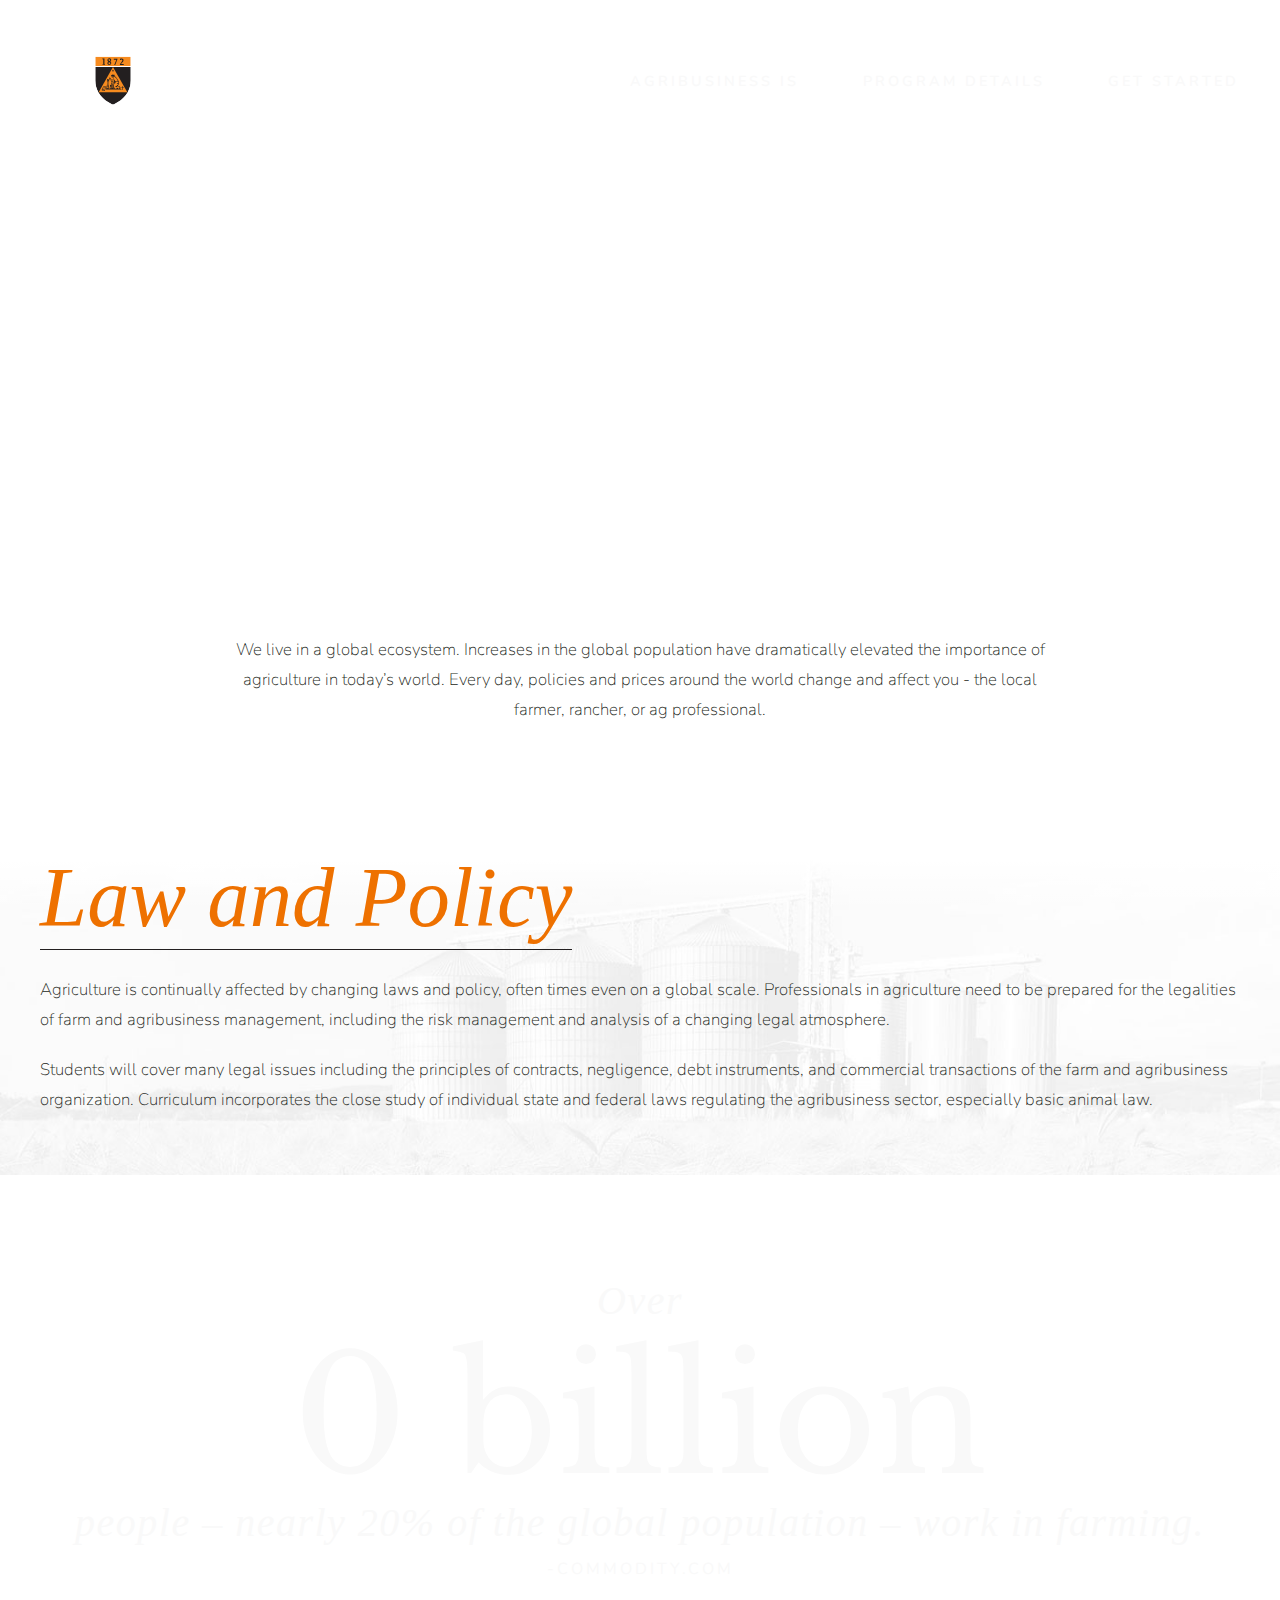
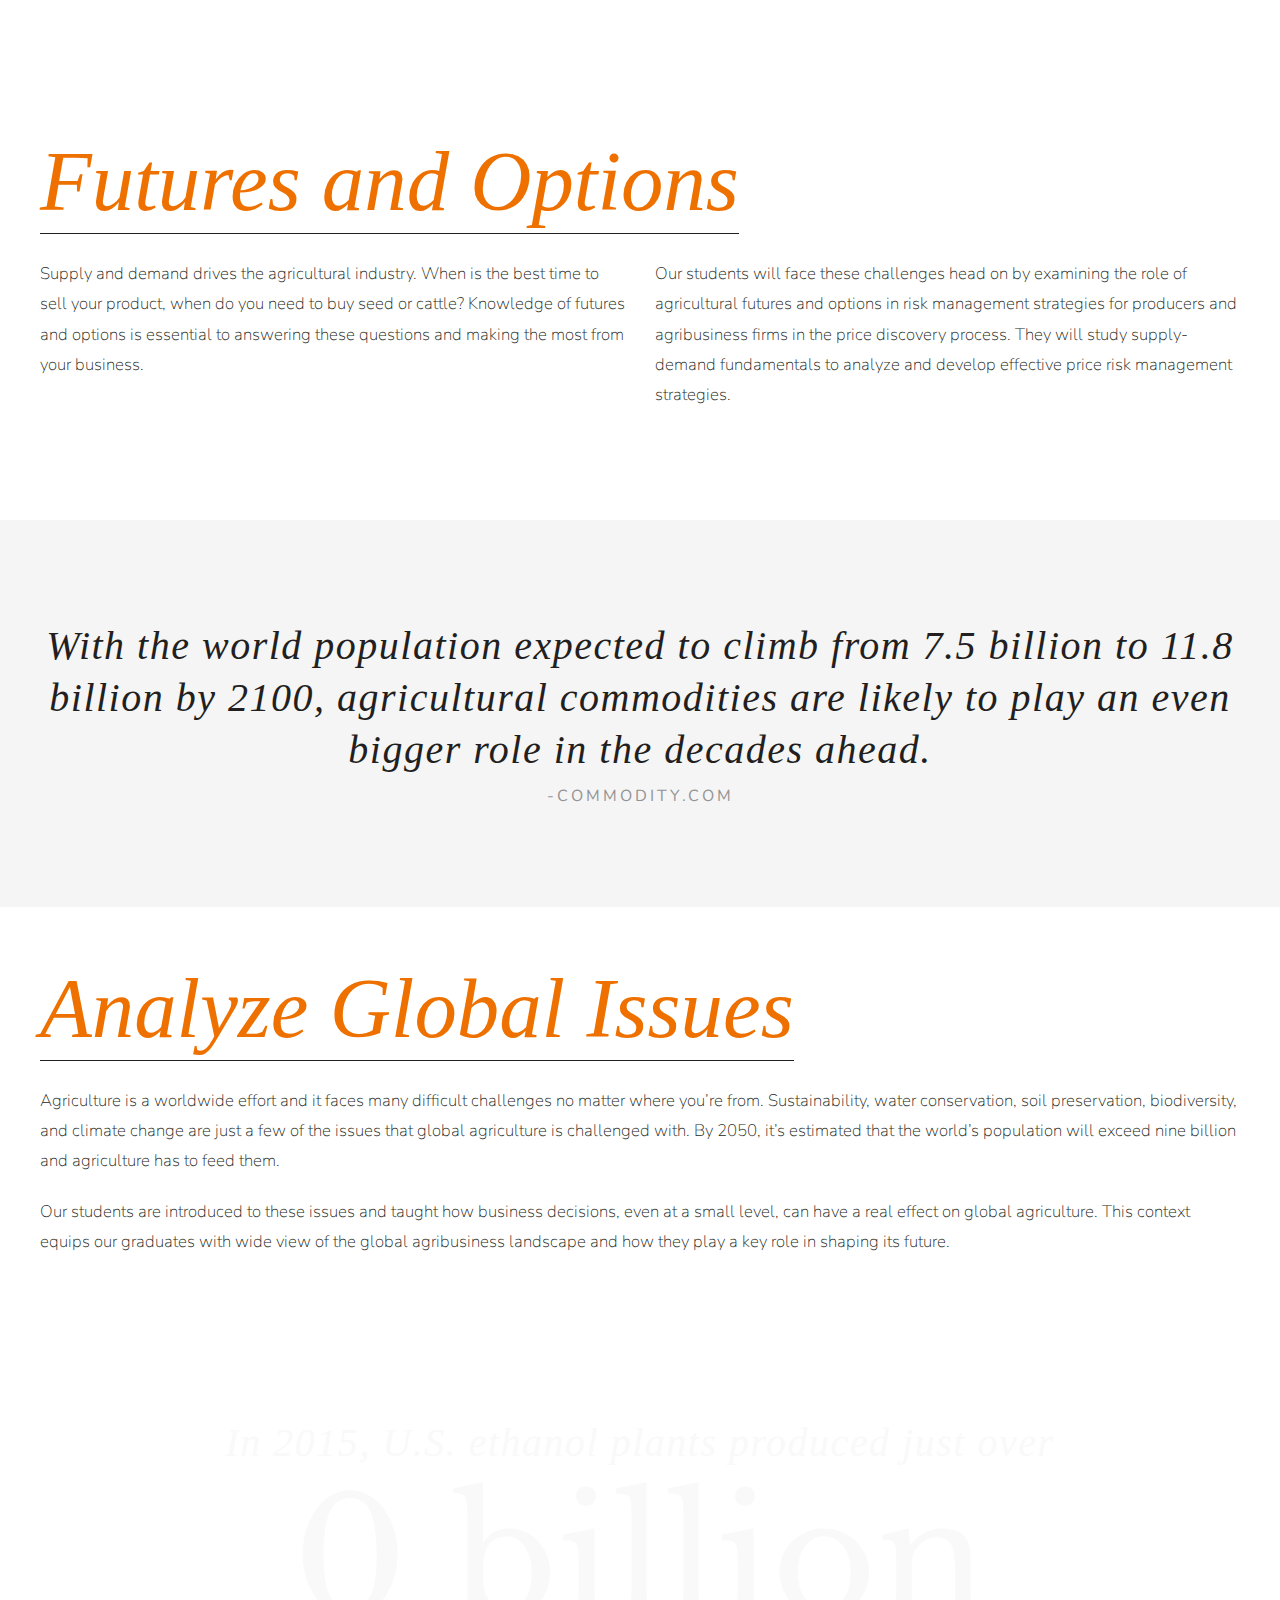
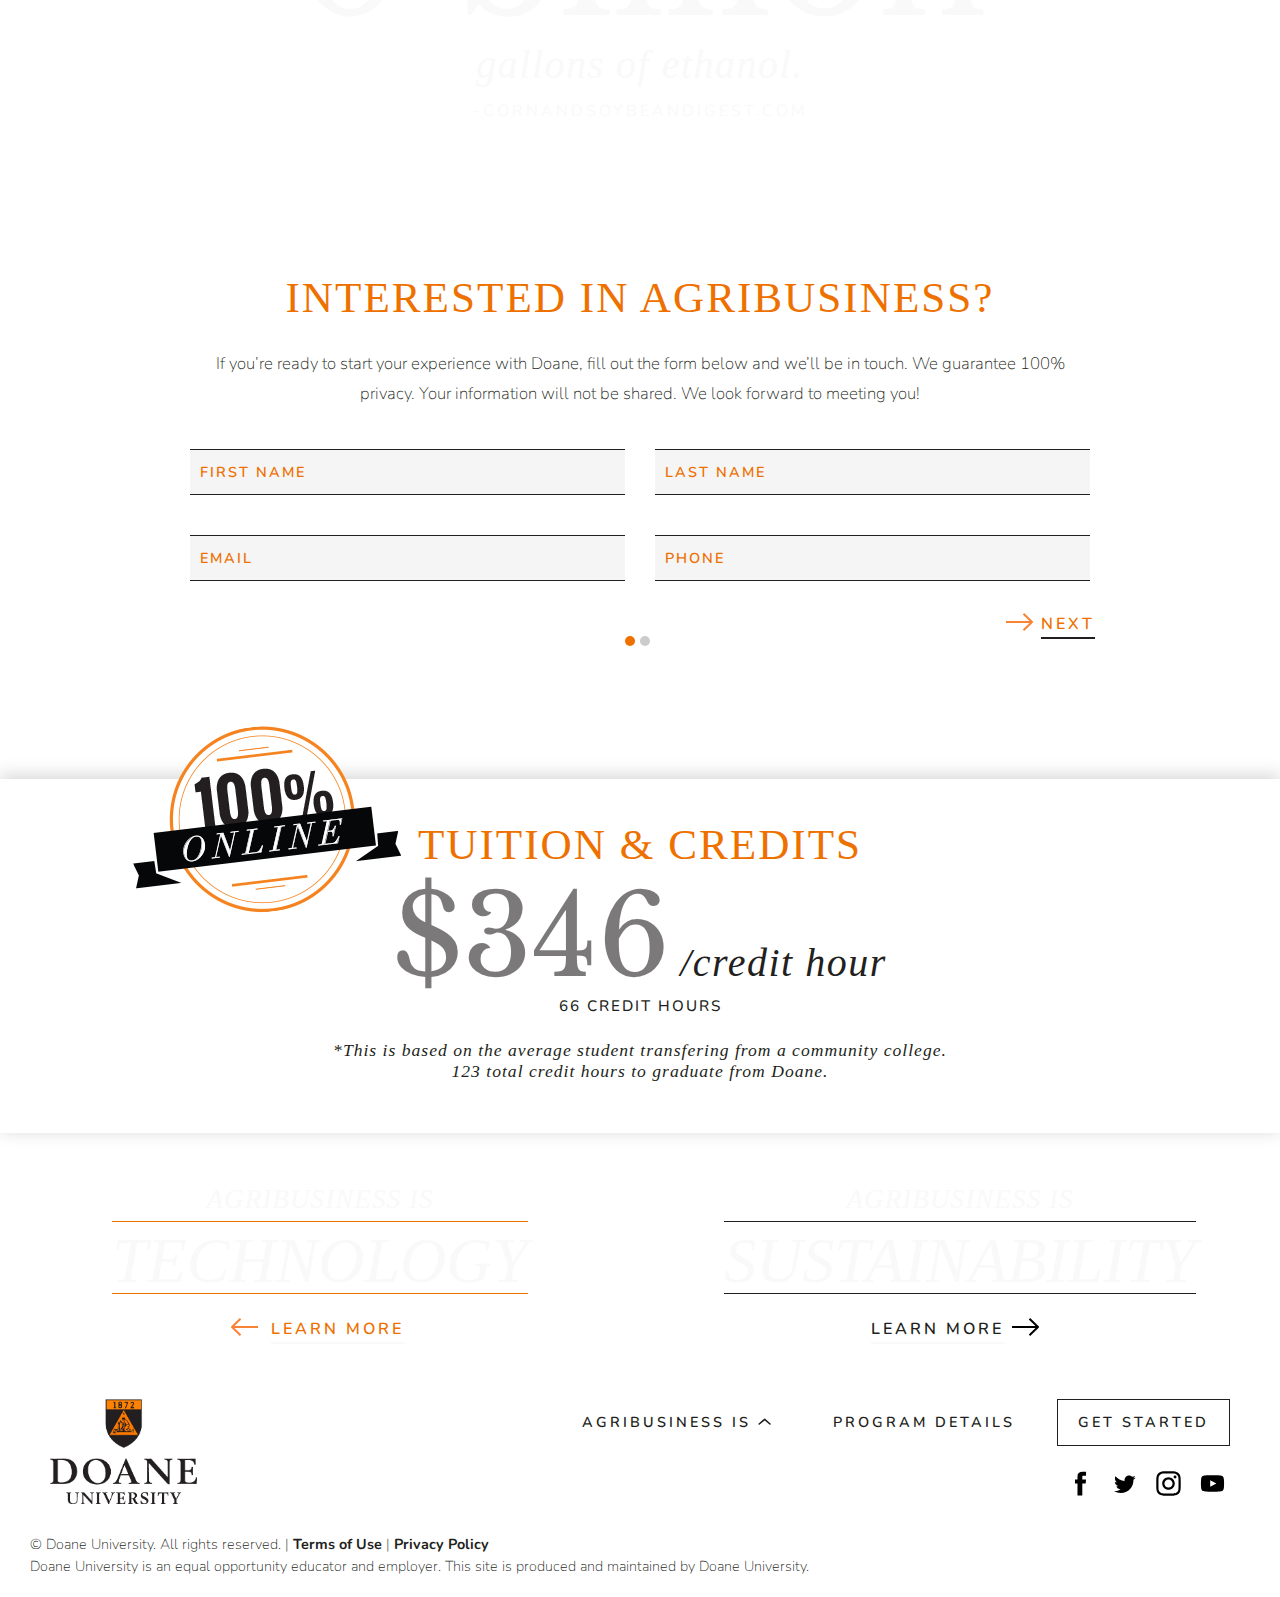
<file: focus_global.html>
<!doctype html>
<html lang="en">
<head>
	<meta charset="utf-8">
	<title>Doane Agribusines</title>
	<meta name="viewport" content="width=device-width, initial-scale=1">
	<meta name="format-detection" content="telephone=no">
	<!-- Open Graph data -->
	<meta property="og:title" content="TITLE HERE" />
	<meta property="og:type" content="website" />
	<meta property="og:url" content="URL HERE" />
	<meta property="og:image" content="images/facebook-share.jpg" />
	<meta property="og:description" content="DESCRIPTION HERE" /> 
	<meta property="og:site_name" content="Doane University - Agribusiness" />
	<link rel="icon" type="image/x-icon" href="favicon.ico" />
	<link rel="icon" type="image/png" href="favicon.png" />
	<link rel="stylesheet" type="text/css" href="https://cloud.typography.com/6556036/6897992/css/fonts.css" />
	<link href="https://fonts.googleapis.com/css?family=Libre+Baskerville:400,700|Nunito:300,400,700" rel="stylesheet">
	<link rel="stylesheet" href="stylesheets/styles.css">
	<!--[if lt IE 9]>
    	<link rel="stylesheet" href="css/ie.css">
    	<script src="https://cdnjs.cloudflare.com/ajax/libs/html5shiv/3.7.3/html5shiv.js"></script>
	<![endif]-->
</head>
<body class="focus technology">
	<div class="pagewrapper">
		<div class="mobilenav"><!-- Mobile nav -->
			<a href="index.html" class="mobile_logo" title="Doane University Agribusiness">Doane University Agribusiness</a>
			<button class="mobile_menu_button">
				<span class="menubtn_bars"><span class="menubtn_bars_inside"></span></span>
			</button>
			<nav>
				<a href="javascript:void()" class="agis">Agribusiness is 
					<span class="dropdownarrow">
						<svg version="1.1" id="Layer_2" xmlns="http://www.w3.org/2000/svg" xmlns:xlink="http://www.w3.org/1999/xlink" x="0px" y="0px"
							 viewBox="0 0 65.2 34.1" style="enable-background:new 0 0 65.2 34.1;" xml:space="preserve">
						<style type="text/css">
							.st0{fill:none;stroke-width:8;stroke-linecap:round;stroke-linejoin:round;stroke-miterlimit:10;}
						</style>
						<polyline class="st0" points="5,5 31.8,28.7 59.2,5 "/>
						</svg>
					</span>
				</a>
				<div class="dropdown">
					<a href="focus_global.html" class="page" title="Agribusiness isglobal">Global</a>
					<a href="focus_sustainability.html" class="page" title="Agribusiness is sustainable">Sustainability</a>
					<a href="focus_morethanfarming.html" class="page" title="Agribusiness is more than just farming">More than <span>just</span> farming</a>
					<a href="focus_heritage.html" class="page" title="Agribusiness is heritage">Heritage</a>
					<a href="focus_technology.html" class="page" title="Agribusiness is technology">Technology</a>
				</div>
				<a href="programdetails.html" class="programdetails" title="Program Details">Program details</a>
				<a href="#getstarted" class="button" title="Get Started">Get Started</a>
				<div class="mobile_social">
					<a href="#" class="facebook" title="Doane on Facebook"><svg viewBox="0 0 512 512"><path d="M211.9 197.4h-36.7v59.9h36.7V433.1h70.5V256.5h49.2l5.2-59.1h-54.4c0 0 0-22.1 0-33.7 0-13.9 2.8-19.5 16.3-19.5 10.9 0 38.2 0 38.2 0V82.9c0 0-40.2 0-48.8 0 -52.5 0-76.1 23.1-76.1 67.3C211.9 188.8 211.9 197.4 211.9 197.4z"/></svg></a>
					<a href="#" class="twitter" title="Doane on Twitter"><svg viewBox="0 0 512 512"><path d="M419.6 168.6c-11.7 5.2-24.2 8.7-37.4 10.2 13.4-8.1 23.8-20.8 28.6-36 -12.6 7.5-26.5 12.9-41.3 15.8 -11.9-12.6-28.8-20.6-47.5-20.6 -42 0-72.9 39.2-63.4 79.9 -54.1-2.7-102.1-28.6-134.2-68 -17 29.2-8.8 67.5 20.1 86.9 -10.7-0.3-20.7-3.3-29.5-8.1 -0.7 30.2 20.9 58.4 52.2 64.6 -9.2 2.5-19.2 3.1-29.4 1.1 8.3 25.9 32.3 44.7 60.8 45.2 -27.4 21.4-61.8 31-96.4 27 28.8 18.5 63 29.2 99.8 29.2 120.8 0 189.1-102.1 185-193.6C399.9 193.1 410.9 181.7 419.6 168.6z"/></svg></a>
					<a href="#" class="instagram" title="Doane on Instagram"><svg viewBox="0 0 512 512"><g><path d="M256 109.3c47.8 0 53.4 0.2 72.3 1 17.4 0.8 26.9 3.7 33.2 6.2 8.4 3.2 14.3 7.1 20.6 13.4 6.3 6.3 10.1 12.2 13.4 20.6 2.5 6.3 5.4 15.8 6.2 33.2 0.9 18.9 1 24.5 1 72.3s-0.2 53.4-1 72.3c-0.8 17.4-3.7 26.9-6.2 33.2 -3.2 8.4-7.1 14.3-13.4 20.6 -6.3 6.3-12.2 10.1-20.6 13.4 -6.3 2.5-15.8 5.4-33.2 6.2 -18.9 0.9-24.5 1-72.3 1s-53.4-0.2-72.3-1c-17.4-0.8-26.9-3.7-33.2-6.2 -8.4-3.2-14.3-7.1-20.6-13.4 -6.3-6.3-10.1-12.2-13.4-20.6 -2.5-6.3-5.4-15.8-6.2-33.2 -0.9-18.9-1-24.5-1-72.3s0.2-53.4 1-72.3c0.8-17.4 3.7-26.9 6.2-33.2 3.2-8.4 7.1-14.3 13.4-20.6 6.3-6.3 12.2-10.1 20.6-13.4 6.3-2.5 15.8-5.4 33.2-6.2C202.6 109.5 208.2 109.3 256 109.3M256 77.1c-48.6 0-54.7 0.2-73.8 1.1 -19 0.9-32.1 3.9-43.4 8.3 -11.8 4.6-21.7 10.7-31.7 20.6 -9.9 9.9-16.1 19.9-20.6 31.7 -4.4 11.4-7.4 24.4-8.3 43.4 -0.9 19.1-1.1 25.2-1.1 73.8 0 48.6 0.2 54.7 1.1 73.8 0.9 19 3.9 32.1 8.3 43.4 4.6 11.8 10.7 21.7 20.6 31.7 9.9 9.9 19.9 16.1 31.7 20.6 11.4 4.4 24.4 7.4 43.4 8.3 19.1 0.9 25.2 1.1 73.8 1.1s54.7-0.2 73.8-1.1c19-0.9 32.1-3.9 43.4-8.3 11.8-4.6 21.7-10.7 31.7-20.6 9.9-9.9 16.1-19.9 20.6-31.7 4.4-11.4 7.4-24.4 8.3-43.4 0.9-19.1 1.1-25.2 1.1-73.8s-0.2-54.7-1.1-73.8c-0.9-19-3.9-32.1-8.3-43.4 -4.6-11.8-10.7-21.7-20.6-31.7 -9.9-9.9-19.9-16.1-31.7-20.6 -11.4-4.4-24.4-7.4-43.4-8.3C310.7 77.3 304.6 77.1 256 77.1L256 77.1z"/><path d="M256 164.1c-50.7 0-91.9 41.1-91.9 91.9s41.1 91.9 91.9 91.9 91.9-41.1 91.9-91.9S306.7 164.1 256 164.1zM256 315.6c-32.9 0-59.6-26.7-59.6-59.6s26.7-59.6 59.6-59.6 59.6 26.7 59.6 59.6S288.9 315.6 256 315.6z"/><circle cx="351.5" cy="160.5" r="21.5"/></g></svg></a>
					<a href="#" class="youtube" title="Doane on Youtube"><svg viewBox="0 0 512 512"><path d="M422.6 193.6c-5.3-45.3-23.3-51.6-59-54 -50.8-3.5-164.3-3.5-215.1 0 -35.7 2.4-53.7 8.7-59 54 -4 33.6-4 91.1 0 124.8 5.3 45.3 23.3 51.6 59 54 50.9 3.5 164.3 3.5 215.1 0 35.7-2.4 53.7-8.7 59-54C426.6 284.8 426.6 227.3 422.6 193.6zM222.2 303.4v-94.6l90.7 47.3L222.2 303.4z"/></svg></a>
				</div>
			</nav>
		</div>
		<div class="navigation_wrapper"><!-- Static Navigation -->
			<button class="mobile_menu_button">
				<span class="menubtn_bars"><span class="menubtn_bars_inside"></span></span>
			</button>
			<div class="navigation">
				<a href="/" class="logo">Doane University</a>
				<nav>
					<div class="navitem_dropdown">
						<a href="javascript:void()" class="agis">Agribusiness is 
							<span class="dropdownarrow">
								<svg version="1.1" xmlns="http://www.w3.org/2000/svg" xmlns:xlink="http://www.w3.org/1999/xlink" x="0px" y="0px"
									 viewBox="0 0 65.2 34.1" style="enable-background:new 0 0 65.2 34.1;" xml:space="preserve">
								<style type="text/css">
									.st0{fill:none;stroke-width:8;stroke-linecap:round;stroke-linejoin:round;stroke-miterlimit:10;}
								</style>
								<polyline class="st0" points="5,5 31.8,28.7 59.2,5 "/>
								</svg>
							</span>
						</a>
						<div class="dropdown">
							<a href="focus_global.html" class="page" title="Agribusiness is Global">
								<span class="pagename_wrapper">
									<span class="pagename">Global</span>
								</span>
								<span class="pageimage">
									<img src="images/dropdown_global.jpg" alt="Agribusiness is Global"/>
								</span>
							</a>
							<a href="focus_sustainability.html" class="page"  title="Agribusiness is Sustainability">
								<span class="pagename_wrapper">
									<span class="pagename">Sustainability</span>
								</span>
								<span class="pageimage">
									<img src="images/dropdown_sustainability.jpg" alt="Agribusiness is Sustainability"/>
								</span>
							</a>
							<a href="focus_morethanfarming.html" class="page farming" title="Agribusiness is More Than Just Farming">
								<span class="pagename_wrapper">
									<span class="pagename">More than <span>just</span>&nbsp;farming</span>
								</span>
								<span class="pageimage">
									<img src="images/dropdown_morefarming.jpg" alt="Agribusiness is More Than Just Farming"/>
								</span>
							</a>
							<a href="focus_heritage.html" class="page" title="Agribusiness is Heritage">
								<span class="pagename_wrapper">
									<span class="pagename">Heritage</span>
								</span>
								<span class="pageimage">
									<img src="images/dropdown_heritage.jpg" alt="Agribusiness is Heritage"/>
								</span>
							</a>
							<a href="focus_technology.html" class="page" title="Agribusiness is Technology">
								<span class="pagename_wrapper">
									<span class="pagename">Technology</span>
								</span>
								<span class="pageimage">
									<img src="images/dropdown_technology.jpg" alt="Agribusiness is Technology"/>
								</span>
							</a>
						</div>
					</div>
					<a href="programdetails.html" class="programdetails" tilte="Progarm Details">Program details</a>
					<a href="#getstarted" class="button" title="Get Started">Get Started</a>
				</nav>
			</div>
		</div>
		<div class="navigation_wrapper stickynav"> <!-- Sticky nav -->
			<button class="mobile_menu_button">
				<span class="menubtn_bars"><span class="menubtn_bars_inside"></span></span>
			</button>
			<div class="navigation">
				<a href="/" class="logo">Doane University</a>
				<nav>
					<div class="navitem_dropdown">
						<a href="javascript:void()" class="agis">Agribusiness is 
							<span class="dropdownarrow">
								<svg version="1.1" xmlns="http://www.w3.org/2000/svg" xmlns:xlink="http://www.w3.org/1999/xlink" x="0px" y="0px"
									 viewBox="0 0 65.2 34.1" style="enable-background:new 0 0 65.2 34.1;" xml:space="preserve">
								<style type="text/css">
									.st0{fill:none;stroke-width:8;stroke-linecap:round;stroke-linejoin:round;stroke-miterlimit:10;}
								</style>
								<polyline class="st0" points="5,5 31.8,28.7 59.2,5 "/>
								</svg>
							</span>
						</a>
						<div class="dropdown">
							<a href="focus_global.html" class="page" title="Agribusiness is Global">
								<span class="pagename_wrapper">
									<span class="pagename">Global</span>
								</span>
								<span class="pageimage">
									<img src="images/dropdown_global.jpg" alt="Agribusiness is Global"/>
								</span>
							</a>
							<a href="focus_sustainability.html" class="page"  title="Agribusiness is Sustainability">
								<span class="pagename_wrapper">
									<span class="pagename">Sustainability</span>
								</span>
								<span class="pageimage">
									<img src="images/dropdown_sustainability.jpg" alt="Agribusiness is Sustainability"/>
								</span>
							</a>
							<a href="focus_morethanfarming.html" class="page farming" title="Agribusiness is More Than Just Farming">
								<span class="pagename_wrapper">
									<span class="pagename">More than <span>just</span>&nbsp;farming</span>
								</span>
								<span class="pageimage">
									<img src="images/dropdown_morefarming.jpg" alt="Agribusiness is More Than Just Farming"/>
								</span>
							</a>
							<a href="focus_heritage.html" class="page" title="Agribusiness is Heritage">
								<span class="pagename_wrapper">
									<span class="pagename">Heritage</span>
								</span>
								<span class="pageimage">
									<img src="images/dropdown_heritage.jpg" alt="Agribusiness is Heritage"/>
								</span>
							</a>
							<a href="focus_technology.html" class="page" title="Agribusiness is Technology">
								<span class="pagename_wrapper">
									<span class="pagename">Technology</span>
								</span>
								<span class="pageimage">
									<img src="images/dropdown_technology.jpg" alt="Agribusiness is Technology"/>
								</span>
							</a>
						</div>
					</div>
					<a href="programdetails.html" class="programdetails" title="Program Details">Program details</a>
					<a href="#getstarted" class="button" title="Get Started">Get Started</a>
				</nav>
				
			</div>
		</div>
		<div class="header_wrapper parallax-window" data-parallax="scroll" data-image-src="images/header_global.jpg">
			<div class="header">
				<div class="header_content">
					<h1><span class="toptext">Agribusiness is</span><span class="bottomtext">Global</span></h1>
					<h2>At Doane, we equip you with the understanding needed to react to an ever-changing global market.</h2>
					<span class="scroll">
						<span class="scroll_arrow">
							<svg version="1.1" id="Layer_1" xmlns="http://www.w3.org/2000/svg" xmlns:xlink="http://www.w3.org/1999/xlink" x="0px" y="0px"
								 viewBox="0 0 65.2 34.1" style="enable-background:new 0 0 65.2 34.1;" xml:space="preserve">
							<style type="text/css">
								.st0{fill:none;stroke:#ffffff;stroke-width:8;stroke-linecap:round;stroke-linejoin:round;stroke-miterlimit:10;}
							</style>
							<polyline class="st0" points="5,5 31.8,28.7 59.2,5 "/>
							</svg>

						</span>
						<span class="scroll_arrow">
							<svg version="1.1" id="Layer_1" xmlns="http://www.w3.org/2000/svg" xmlns:xlink="http://www.w3.org/1999/xlink" x="0px" y="0px"
								 viewBox="0 0 65.2 34.1" style="enable-background:new 0 0 65.2 34.1;" xml:space="preserve">
							<style type="text/css">
								.st0{fill:none;stroke:#ffffff;stroke-width:8;stroke-linecap:round;stroke-linejoin:round;stroke-miterlimit:10;}
							</style>
							<polyline class="st0" points="5,5 31.8,28.7 59.2,5 "/>
							</svg>
						</span>
					</span>
				</div>
			</div>
		</div>
		<div class="section_wrapper section_intro">
			<div class="section">
				<p>We live in a global ecosystem. Increases in the global population have dramatically elevated the importance of agriculture in today’s world. Every day, policies and prices around the world change and affect you - the local farmer, rancher, or ag professional.</p>
			</div>
		</div>
		<div class="section_wrapper" style="background-image:url(images/sectionbg_silos.jpg);">
			<div class="section">
				<h2>Law and Policy</h2>
				<p>Agriculture is continually affected by changing laws and policy, often times even on a global scale. Professionals in agriculture need to be prepared for the legalities of farm and agribusiness management, including the risk management and analysis of a changing legal atmosphere.</p>

				<p>Students will cover many legal issues including the principles of contracts, negligence, debt instruments, and commercial transactions of the farm and agribusiness organization. Curriculum incorporates the close study of individual state and federal laws regulating the agribusiness sector, especially basic animal law.</p>
			</div>
		</div>
		<div class="section_wrapper stat_two parallax-window" data-parallax="scroll" data-image-src="images/sectionbgblk_farmfam2.jpg">
			<div class="section">
				<p class="stat">
					<span class="text">Over</span>
					<span class="number long"><span class="count" data-count="1.3">0</span> billion</span>
					<span class="text">people – nearly 20% of the global population – work in farming.</span>
					<span class="stat_source">-commodity.com</span>
				</p>
			</div>
		</div>
		<div class="section_wrapper">
			<div class="section">
				<h2>Futures and Options</h2>
				<div class="twocol">
					<div class="col1">
						<p>Supply and demand drives the agricultural industry. When is the best time to sell your product, when do you need to buy seed or cattle? Knowledge of futures and options is essential to answering these questions and making the most from your business.</p>
					</div>
					<div class="col2">
						<p>Our students will face these challenges head on by examining the role of agricultural futures and options in risk management strategies for producers and agribusiness firms in the price discovery process. They will study supply-demand fundamentals to analyze and develop effective price risk management strategies.</p>
					</div>
				</div>
			</div>
		</div>	
		<div class="section_wrapper section_stat stat_three">
			<div class="section">
				<p class="stat">
					<span class="text">With the world population expected to climb from 7.5 billion to 11.8 billion by 2100, agricultural commodities are likely to play an even bigger role in the decades ahead.</span>
					<span class="stat_source">-commodity.com</span>
				</p>
			</div>
		</div>
		<div class="section_wrapper">
			<div class="section">
				<h2>Analyze Global Issues</h2>
				<p>Agriculture is a worldwide effort and it faces many difficult challenges no matter where you’re from. Sustainability, water conservation, soil preservation, biodiversity, and climate change are just a few of the issues that global agriculture is challenged with. By 2050, it’s estimated that the world’s population will exceed nine billion and agriculture has to feed them.</p>

				<p>Our students are introduced to these issues and taught how business decisions, even at a small level, can have a real effect on global agriculture. This context equips our graduates with wide view of the global agribusiness landscape and how they play a key role in shaping its future.
</p>
			</div>
		</div>
		<div class="section_wrapper stat_two" data-parallax="scroll" data-image-src="images/sectionbgor_silos.jpg">
			<div class="section">
				<p class="stat">
					<span class="text">In 2015, U.S. ethanol plants produced just over</span>
					<span class="number long"><span class="count" data-count="15">0</span> billion</span>
					<span class="text">gallons of ethanol.</span>
					<span class="stat_source">-cornandsoybeandigest.com</span>
				</p>
			</div>
		</div>
		
		<div class="section_wrapper section_getstarted"  id="getstarted">
			<div class="section">
				<h3>Interested in Agribusiness?</h3>
				<p>If you’re ready to start your experience with Doane, fill out the form below and we’ll be in touch. We guarantee 100% privacy. Your information will not be shared. We look forward to meeting you!</p>
				<form id="msform" class="form" method="post" action="">
					<div class="step-1 step">
						<div class="field half">
							<label for="f_name" class="inputlabel">First Name</label>
							<input type="text" name="f_name" id="f_name" class="floatlabel" tabindex="1">
						</div>
						<div class="field half">
							<label for="l_name" class="inputlabel">Last Name</label>
							<input type="text" name="l_name" id="l_name" class="floatlabel" tabindex="2">
						</div>
						<div class="field half">
							<label for="email" class="inputlabel">Email</label>
							<input type="text" name="email" id="email" class="floatlabel" tabindex="3">
						</div>
						<div class="field half">
							<label for="phone" class="inputlabel">Phone</label>
							<input type="text" name="phone" id="phone" class="floatlabel" tabindex="4">
						</div>
					</div>
					<div class="step-2 step">
						<div class="field half focus">
							<label for="program"  class="inputlabel">Program</label>
							<select name="program" id="programFirstChoice" onchange="this.className=this.options[this.selectedIndex].className" class="floatlabel"  tabindex="5">
									<option value="UND.BA.CPS" data-program="Undeclared">Undeclared</option>
									<option value="AGR.BA" data-program="Agribusiness">Agribusiness</option>
									<option value="CRJ.BA" data-program="Criminal Justice">Criminal Justice</option>
									<option value="GRD.BA" data-program="Graphic Design">Graphic Design</option>
									<option value="HSI.BS" data-program="Health Sciences">Health Sciences</option>
									<option value="NRS.BSN" data-program="RN to BSN">RN to BSN</option>
									<option value="HRE.BA" data-program="Human Relations">Human Relations</option>
									<option value="ISY_SFT.BS" data-program="Information Systems &amp; Technology">Information Systems &amp; Technology</option>
									<option value="LIBART.BA" data-program="Liberal Arts Studies">Liberal Arts Studies</option>
									<option value="ORGCM.BA" data-program="Organizational Communication">Organizational Communication</option>
									<option value="ACCT.BA" data-program="Professional Studies in Accounting">Professional Studies in Accounting</option>
									<option value="BUSA_GEN.BA" data-program="Professional Studies in Business Administration">Professional Studies in Business Administration</option>
									<option value="PADM.BA" data-program="Public Administration">Public Administration</option>
									<option value="ED.AC.CI.MED" data-program="Initial Certification at the Advanced Level">Initial Certification at the Advanced Level</option>
									<option value="COU.MA" data-program="Master of Arts in Counseling">Master of Arts in Counseling</option>
									<option value="ED.SC.MED" data-program="Master of Arts in Counseling with School Counseling Emphasis">Master of Arts in Counseling with School Counseling Emphasis</option>
									<option value="MGT.MA" data-program="Master of Arts in Management">Master of Arts in Management</option>
									<option value="BA.MBA" data-program="Master of Business Administration" selected="selected">Master of Business Administration</option>
									<option value="ED.CI.MED" data-program="Master of Education in Curriculum and Instruction">Master of Education in Curriculum and Instruction</option>
									<option value="EDL.MED" data-program="Master of Education in Educational Leadership">Master of Education in Educational Leadership</option>
				  					<option value="IDT.MS" data-program="Master of Science in Instructional Design and Technology">Master of Science in Instructional Design and Technology</option>
									<option value="ED.ESL.CERT" data-program="English as a Second Language Teaching Endorsement">English as a Second Language Teaching Endorsement</option>
									<option value="ED.EDC.CERT" data-program="Early Childhood Teaching Endorsement">Early Childhood Teaching Endorsement</option>
									<option value="ED.SPED.CERT" data-program="Mild, Moderate Special Education Teaching Endorsement">Mild, Moderate Special Education Teaching Endorsement</option>
									<option value="ED.READ.CERT" data-program="Reading Specialist Teaching Endorsement">Reading Specialist Teaching Endorsement</option>
									<option value="ED.ESD.PM" data-program="Education Specialist ">Education Specialist </option>
									<option value="EDU.ND">Graduate Education - Non-Degree</option>
									<option value="ED.EDD" data-program="Doctorate in Education">Doctorate in Education</option>
							</select>
						</div>
						<div class="field half focus">
							<label for="location" class="inputlabel">Location</label>
							<select name="location" class="unselect floatlabel" id="locationSecondChoice"  tabindex="6">
									<option class="default" value="base" disabled>Location</option>
									<option value="LINC">Lincoln</option>
									<option value="OMAHA">Omaha</option>
									<option value="GI">Grand Island</option>
									<option value="ONLIN" selected>Online</option>
							</select>
						</div>
							<div class="field full">
								<label for="comments" class="no-hide inputlabel">Additional questions or comments</label>
								<textarea name="comments" id="comments" class="floatlabel"  tabindex="7"></textarea>
							</div>
						<p class="privacy">By submitting this information, you authorize Doane University to call you at the phone number provided.</p>
					</div>
					<div class="controls">
						<span class="action back"><span>Back</span></span>
						<span class="action next"><span>Next</span></span>
						<button type="submit" class="action submit button"><span>Submit</span></button>	
					</div>
					<div class="step-counter">
						<ul class="steps" id="progressbar">
							<li class="step1-progress">Step 1</li>
							<li class="step2-progress">Step 2</li>
						</ul>
					</div>
				</form>
			</div>
		</div>
		<div class="section_wrapper section_tuition">
			<div class="section">
				<img src="images/badge.png" class="badge" alt="100% online">
				<h3>Tuition & Credits</h3>
				<p class="cost"><span class="number">$346</span> <span class="costper">/credit hour</span></p>
				<p class="cost_for">66 credit hours</p>
				<p class="cost_note">*This is based on the average student transfering from a community college.<br />123 total credit hours to graduate from Doane.</p>
			</div>
		</div>
		<div class="section_wrapper section_pagecta twocolumns">
			<div class="col1 parallax-window" data-parallax="scroll" data-image-src="images/ctabg_technologyprev.jpg">
				<div class="columninside">
					<h4><span class="top_head">Agribusiness is</span><span class="main_head">Technology</span></h4>
					<a href="focus_technology.html" class="button" title="Agribusiness is Technology"><span>Learn More</span></a>
				</div>
			</div>
			<div class="col2 parallax-window" data-parallax="scroll" data-image-src="images/ctabg_sustainabilitynext.jpg">
				<div class="columninside">
					<h4><span class="top_head">Agribusiness is</span><span class="main_head">Sustainability</span></h4>
					<a href="focus_sustainability.html" class="button" title="Agribusienss is Sustainability"><span>Learn More</span></a>
				</div>
			</div>
		</div>
		<div class="footer_wrapper">
			<div class="footer">
				<a href="index.html" class="footer_logo" title="Doane University"><img src="images/logoalt.png" alt="Doane University" /></a>
				<nav>
					<div class="navitem_dropdown">
						<a class="agis">Agribusiness is 
							<span class="dropdownarrow">
								<svg version="1.1" xmlns="http://www.w3.org/2000/svg" xmlns:xlink="http://www.w3.org/1999/xlink" x="0px" y="0px"
									 viewBox="0 0 65.2 34.1" style="enable-background:new 0 0 65.2 34.1;" xml:space="preserve">
								<style type="text/css">
									.st0{fill:none;stroke-width:8;stroke-linecap:round;stroke-linejoin:round;stroke-miterlimit:10;}
								</style>
								<polyline class="st0" points="5,5 31.8,28.7 59.2,5 "/>
								</svg>
							</span>
						</a>
						<div class="dropdown">
							<div class="dropdown_inside">
								<a href="focus_global.html" class="page" title="Agribusiness is Global">
									<span class="pagename_wrapper">
										<span class="pagename">Global</span>
									</span>
									<span class="pageimage">
										<img src="images/dropdown_global.jpg" alt="Agribusiness is Global"/>
									</span>
								</a>
								<a href="focus_sustainability.html" class="page" title="Agribusiness is Sustainability">
									<span class="pagename_wrapper">
										<span class="pagename">Sustainability</span>
									</span>
									<span class="pageimage">
										<img src="images/dropdown_sustainability.jpg" alt="Agribusiness is Sustainability"/>
									</span>
								</a>
								<a href="focus_morethanfarming.html" class="page farming" title="Agribusiness is More Than Just Farming">
									<span class="pagename_wrapper">
										<span class="pagename">More than <span>just</span>&nbsp;farming</span>
									</span>
									<span class="pageimage">
										<img src="images/dropdown_morefarming.jpg" alt="Agribusiness is More Than Just Farming"/>
									</span>
								</a>
								<a href="focus_heritage.html" class="page" title="Agribusiness is Heritage">
									<span class="pagename_wrapper">
										<span class="pagename">Heritage</span>
									</span>
									<span class="pageimage">
										<img src="images/dropdown_heritage.jpg" alt="Agribusiness is Heritage"/>
									</span>
								</a>
								<a href="focus_technology.html" class="page" title="Agribusiness is Technology">
									<span class="pagename_wrapper">
										<span class="pagename">Technology</span>
									</span>
									<span class="pageimage">
										<img src="images/dropdown_technology.jpg" alt="Agribusiness is Technology"/>
									</span>
								</a>
							</div>
						</div>
					</div>
					<a href="programdetails.html" title="Agribusiness Program Details">Program details</a>
					<a href="#getstarted" class="button_alt" title="Get Started">Get Started</a>
				</nav>
				<div class="social">
					<a href="#" class="facebook" title="Doane on Facebook"><svg viewBox="0 0 512 512"><path d="M211.9 197.4h-36.7v59.9h36.7V433.1h70.5V256.5h49.2l5.2-59.1h-54.4c0 0 0-22.1 0-33.7 0-13.9 2.8-19.5 16.3-19.5 10.9 0 38.2 0 38.2 0V82.9c0 0-40.2 0-48.8 0 -52.5 0-76.1 23.1-76.1 67.3C211.9 188.8 211.9 197.4 211.9 197.4z"/></svg></a>
					<a href="#" class="twitter" title="Doane on Twitter"><svg viewBox="0 0 512 512"><path d="M419.6 168.6c-11.7 5.2-24.2 8.7-37.4 10.2 13.4-8.1 23.8-20.8 28.6-36 -12.6 7.5-26.5 12.9-41.3 15.8 -11.9-12.6-28.8-20.6-47.5-20.6 -42 0-72.9 39.2-63.4 79.9 -54.1-2.7-102.1-28.6-134.2-68 -17 29.2-8.8 67.5 20.1 86.9 -10.7-0.3-20.7-3.3-29.5-8.1 -0.7 30.2 20.9 58.4 52.2 64.6 -9.2 2.5-19.2 3.1-29.4 1.1 8.3 25.9 32.3 44.7 60.8 45.2 -27.4 21.4-61.8 31-96.4 27 28.8 18.5 63 29.2 99.8 29.2 120.8 0 189.1-102.1 185-193.6C399.9 193.1 410.9 181.7 419.6 168.6z"/></svg></a>
					<a href="#" class="instagram" title="Doane on Instagram"><svg viewBox="0 0 512 512"><g><path d="M256 109.3c47.8 0 53.4 0.2 72.3 1 17.4 0.8 26.9 3.7 33.2 6.2 8.4 3.2 14.3 7.1 20.6 13.4 6.3 6.3 10.1 12.2 13.4 20.6 2.5 6.3 5.4 15.8 6.2 33.2 0.9 18.9 1 24.5 1 72.3s-0.2 53.4-1 72.3c-0.8 17.4-3.7 26.9-6.2 33.2 -3.2 8.4-7.1 14.3-13.4 20.6 -6.3 6.3-12.2 10.1-20.6 13.4 -6.3 2.5-15.8 5.4-33.2 6.2 -18.9 0.9-24.5 1-72.3 1s-53.4-0.2-72.3-1c-17.4-0.8-26.9-3.7-33.2-6.2 -8.4-3.2-14.3-7.1-20.6-13.4 -6.3-6.3-10.1-12.2-13.4-20.6 -2.5-6.3-5.4-15.8-6.2-33.2 -0.9-18.9-1-24.5-1-72.3s0.2-53.4 1-72.3c0.8-17.4 3.7-26.9 6.2-33.2 3.2-8.4 7.1-14.3 13.4-20.6 6.3-6.3 12.2-10.1 20.6-13.4 6.3-2.5 15.8-5.4 33.2-6.2C202.6 109.5 208.2 109.3 256 109.3M256 77.1c-48.6 0-54.7 0.2-73.8 1.1 -19 0.9-32.1 3.9-43.4 8.3 -11.8 4.6-21.7 10.7-31.7 20.6 -9.9 9.9-16.1 19.9-20.6 31.7 -4.4 11.4-7.4 24.4-8.3 43.4 -0.9 19.1-1.1 25.2-1.1 73.8 0 48.6 0.2 54.7 1.1 73.8 0.9 19 3.9 32.1 8.3 43.4 4.6 11.8 10.7 21.7 20.6 31.7 9.9 9.9 19.9 16.1 31.7 20.6 11.4 4.4 24.4 7.4 43.4 8.3 19.1 0.9 25.2 1.1 73.8 1.1s54.7-0.2 73.8-1.1c19-0.9 32.1-3.9 43.4-8.3 11.8-4.6 21.7-10.7 31.7-20.6 9.9-9.9 16.1-19.9 20.6-31.7 4.4-11.4 7.4-24.4 8.3-43.4 0.9-19.1 1.1-25.2 1.1-73.8s-0.2-54.7-1.1-73.8c-0.9-19-3.9-32.1-8.3-43.4 -4.6-11.8-10.7-21.7-20.6-31.7 -9.9-9.9-19.9-16.1-31.7-20.6 -11.4-4.4-24.4-7.4-43.4-8.3C310.7 77.3 304.6 77.1 256 77.1L256 77.1z"/><path d="M256 164.1c-50.7 0-91.9 41.1-91.9 91.9s41.1 91.9 91.9 91.9 91.9-41.1 91.9-91.9S306.7 164.1 256 164.1zM256 315.6c-32.9 0-59.6-26.7-59.6-59.6s26.7-59.6 59.6-59.6 59.6 26.7 59.6 59.6S288.9 315.6 256 315.6z"/><circle cx="351.5" cy="160.5" r="21.5"/></g></svg></a>
					<a href="#" class="youtube" title="Doane on YouTube"><svg viewBox="0 0 512 512"><path d="M422.6 193.6c-5.3-45.3-23.3-51.6-59-54 -50.8-3.5-164.3-3.5-215.1 0 -35.7 2.4-53.7 8.7-59 54 -4 33.6-4 91.1 0 124.8 5.3 45.3 23.3 51.6 59 54 50.9 3.5 164.3 3.5 215.1 0 35.7-2.4 53.7-8.7 59-54C426.6 284.8 426.6 227.3 422.6 193.6zM222.2 303.4v-94.6l90.7 47.3L222.2 303.4z"/></svg></a>
				</div>
			</div>
			<div class="footer_bottom">
				<p>&copy; Doane University. All rights reserved.&nbsp;|&nbsp;<a href="#" title="Terms of Use">Terms&nbsp;of&nbsp;Use</a>&nbsp;|&nbsp;<a href="#" title="Privacy Policy">Privacy&nbsp;Policy</a></p>
				<p>Doane University is an equal opportunity educator and employer. This site is produced and maintained by Doane&nbsp;University.</p>
			</div>
		</div>
	</div>
	<script src="https://ajax.googleapis.com/ajax/libs/jquery/2.2.4/jquery.min.js"></script>
	<script src="http://ajax.aspnetcdn.com/ajax/jquery.validate/1.13.1/jquery.validate.js"></script>
	<script src="js/modernizer.js"></script>
	<script src="js/main.js"></script>
	<script>
		$(function () {
        	$('[data-paroller-factor]').paroller();
		});
	</script>
</body>
</html>
</file>
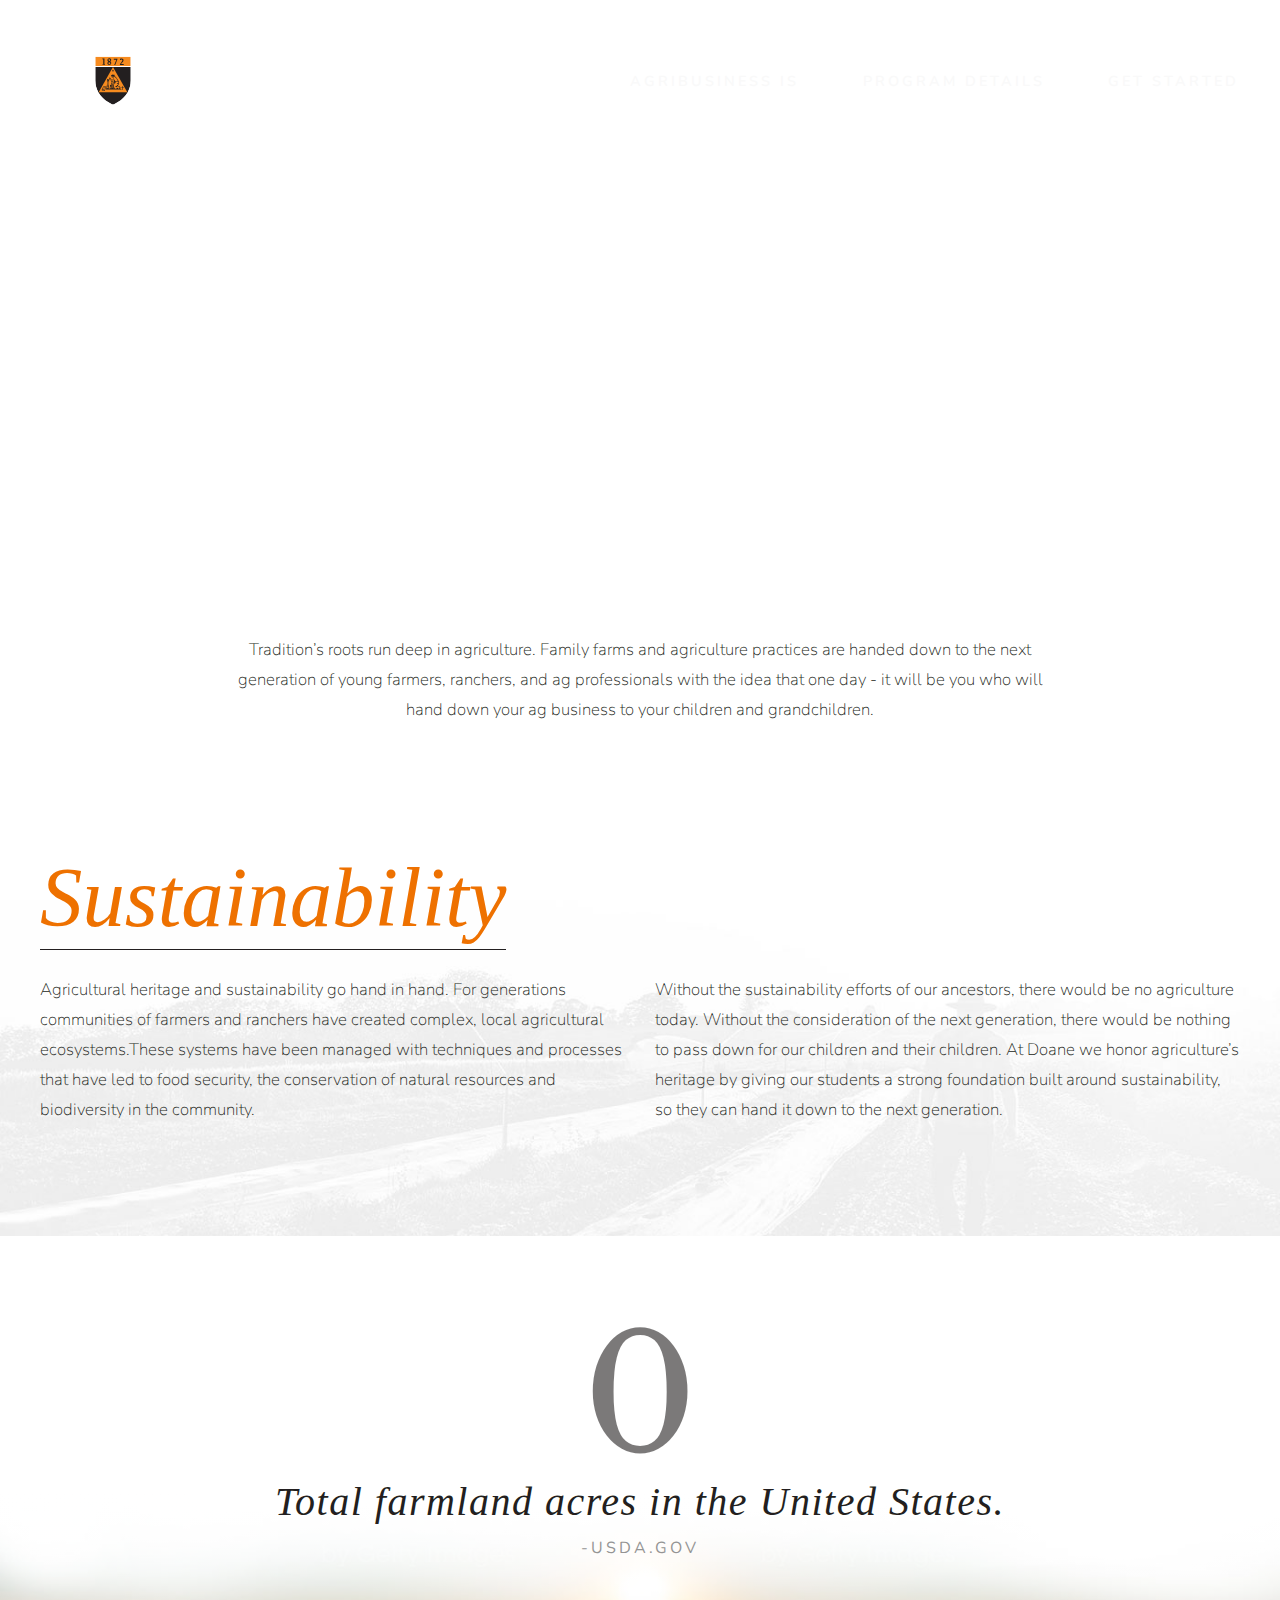
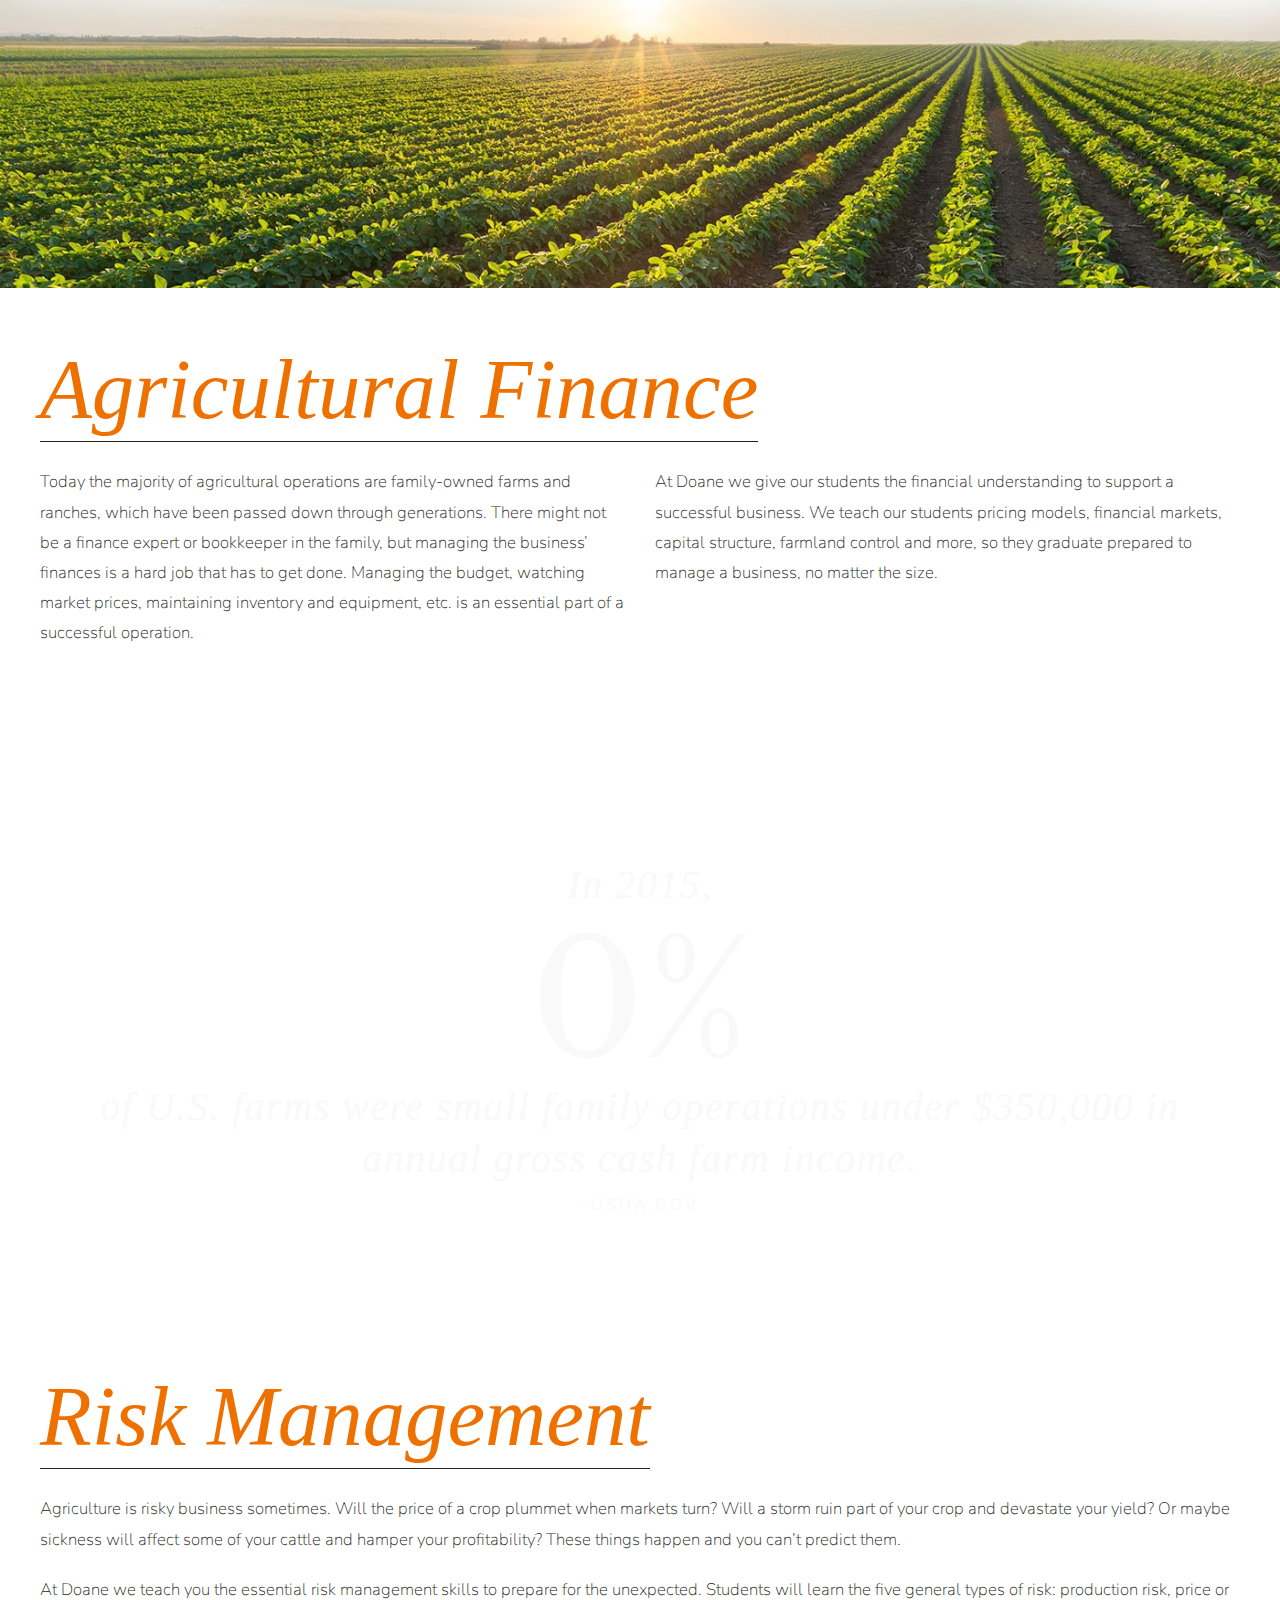
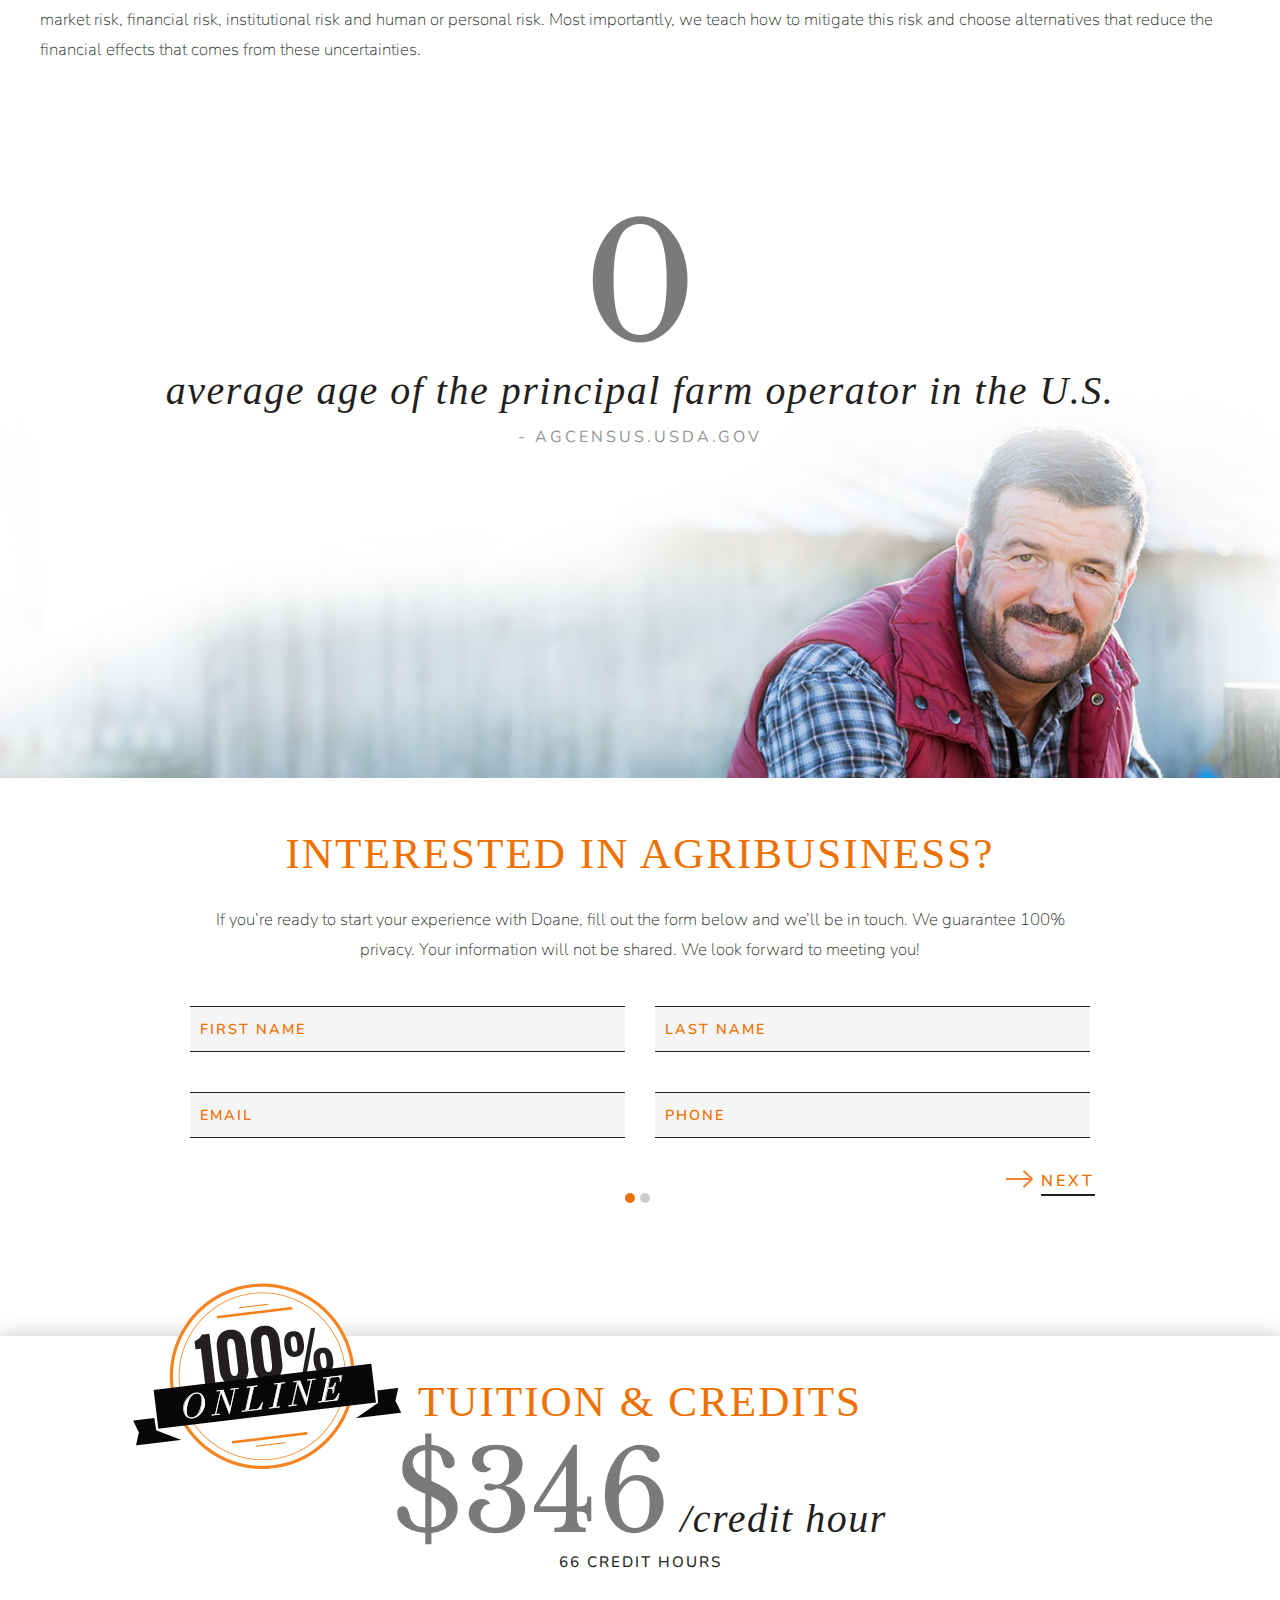
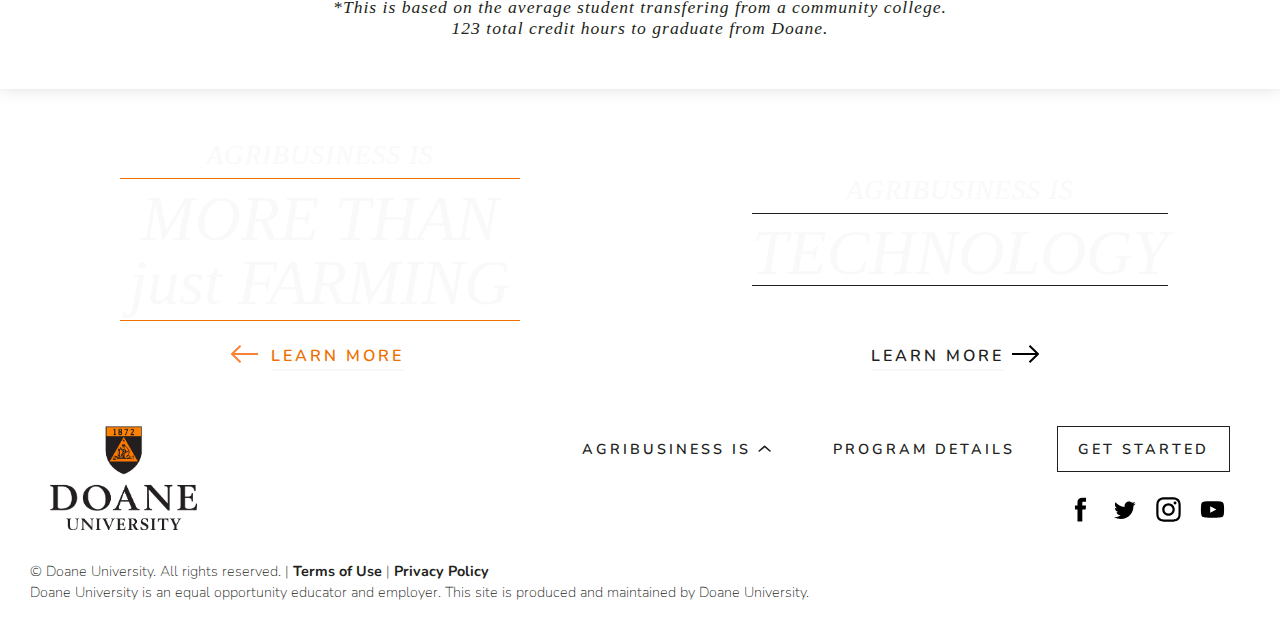
<file: focus_heritage.html>
<!doctype html>
<html lang="en">
<head>
	<meta charset="utf-8">
	<title>Doane Agribusines</title>
	<meta name="viewport" content="width=device-width, initial-scale=1">
	<meta name="format-detection" content="telephone=no">
	<!-- Open Graph data -->
	<meta property="og:title" content="TITLE HERE" />
	<meta property="og:type" content="website" />
	<meta property="og:url" content="URL HERE" />
	<meta property="og:image" content="images/facebook-share.jpg" />
	<meta property="og:description" content="DESCRIPTION HERE" /> 
	<meta property="og:site_name" content="Doane University - Agribusiness" />
	<link rel="icon" type="image/x-icon" href="favicon.ico" />
	<link rel="icon" type="image/png" href="favicon.png" />
	<link rel="stylesheet" type="text/css" href="https://cloud.typography.com/6556036/6897992/css/fonts.css" />
	<link href="https://fonts.googleapis.com/css?family=Libre+Baskerville:400,700|Nunito:300,400,700" rel="stylesheet">
	<link rel="stylesheet" href="stylesheets/styles.css">
	<!--[if lt IE 9]>
    	<link rel="stylesheet" href="css/ie.css">
    	<script src="https://cdnjs.cloudflare.com/ajax/libs/html5shiv/3.7.3/html5shiv.js"></script>
	<![endif]-->
</head>
<body class="focus heritage">
	<div class="pagewrapper">
		<div class="mobilenav"><!-- Mobile nav -->
			<a href="index.html" class="mobile_logo" title="Doane University Agribusiness">Doane University Agribusiness</a>
			<button class="mobile_menu_button">
				<span class="menubtn_bars"><span class="menubtn_bars_inside"></span></span>
			</button>
			<nav>
				<a href="javascript:void()" class="agis">Agribusiness is 
					<span class="dropdownarrow">
						<svg version="1.1" id="Layer_2" xmlns="http://www.w3.org/2000/svg" xmlns:xlink="http://www.w3.org/1999/xlink" x="0px" y="0px"
							 viewBox="0 0 65.2 34.1" style="enable-background:new 0 0 65.2 34.1;" xml:space="preserve">
						<style type="text/css">
							.st0{fill:none;stroke-width:8;stroke-linecap:round;stroke-linejoin:round;stroke-miterlimit:10;}
						</style>
						<polyline class="st0" points="5,5 31.8,28.7 59.2,5 "/>
						</svg>
					</span>
				</a>
				<div class="dropdown">
					<a href="focus_global.html" class="page" title="Agribusiness is global">Global</a>
					<a href="focus_sustainability.html" class="page" title="Agribusiness is sustainable">Sustainability</a>
					<a href="focus_morethanfarming.html" class="page" title="Agribusiness is more than just farming">More than <span>just</span> farming</a>
					<a href="focus_heritage.html" class="page" title="Agribusiness is heritage">Heritage</a>
					<a href="focus_technology.html" class="page" title="Agribusiness is technology">Technology</a>
				</div>
				<a href="programdetails.html" class="programdetails" title="Program Details">Program details</a>
				<a href="#getstarted" class="button" title="Get Started">Get Started</a>
				<div class="mobile_social">
					<a href="#" class="facebook" title="Doane on Facebook"><svg viewBox="0 0 512 512"><path d="M211.9 197.4h-36.7v59.9h36.7V433.1h70.5V256.5h49.2l5.2-59.1h-54.4c0 0 0-22.1 0-33.7 0-13.9 2.8-19.5 16.3-19.5 10.9 0 38.2 0 38.2 0V82.9c0 0-40.2 0-48.8 0 -52.5 0-76.1 23.1-76.1 67.3C211.9 188.8 211.9 197.4 211.9 197.4z"/></svg></a>
					<a href="#" class="twitter" title="Doane on Twitter"><svg viewBox="0 0 512 512"><path d="M419.6 168.6c-11.7 5.2-24.2 8.7-37.4 10.2 13.4-8.1 23.8-20.8 28.6-36 -12.6 7.5-26.5 12.9-41.3 15.8 -11.9-12.6-28.8-20.6-47.5-20.6 -42 0-72.9 39.2-63.4 79.9 -54.1-2.7-102.1-28.6-134.2-68 -17 29.2-8.8 67.5 20.1 86.9 -10.7-0.3-20.7-3.3-29.5-8.1 -0.7 30.2 20.9 58.4 52.2 64.6 -9.2 2.5-19.2 3.1-29.4 1.1 8.3 25.9 32.3 44.7 60.8 45.2 -27.4 21.4-61.8 31-96.4 27 28.8 18.5 63 29.2 99.8 29.2 120.8 0 189.1-102.1 185-193.6C399.9 193.1 410.9 181.7 419.6 168.6z"/></svg></a>
					<a href="#" class="instagram" title="Doane on Instagram"><svg viewBox="0 0 512 512"><g><path d="M256 109.3c47.8 0 53.4 0.2 72.3 1 17.4 0.8 26.9 3.7 33.2 6.2 8.4 3.2 14.3 7.1 20.6 13.4 6.3 6.3 10.1 12.2 13.4 20.6 2.5 6.3 5.4 15.8 6.2 33.2 0.9 18.9 1 24.5 1 72.3s-0.2 53.4-1 72.3c-0.8 17.4-3.7 26.9-6.2 33.2 -3.2 8.4-7.1 14.3-13.4 20.6 -6.3 6.3-12.2 10.1-20.6 13.4 -6.3 2.5-15.8 5.4-33.2 6.2 -18.9 0.9-24.5 1-72.3 1s-53.4-0.2-72.3-1c-17.4-0.8-26.9-3.7-33.2-6.2 -8.4-3.2-14.3-7.1-20.6-13.4 -6.3-6.3-10.1-12.2-13.4-20.6 -2.5-6.3-5.4-15.8-6.2-33.2 -0.9-18.9-1-24.5-1-72.3s0.2-53.4 1-72.3c0.8-17.4 3.7-26.9 6.2-33.2 3.2-8.4 7.1-14.3 13.4-20.6 6.3-6.3 12.2-10.1 20.6-13.4 6.3-2.5 15.8-5.4 33.2-6.2C202.6 109.5 208.2 109.3 256 109.3M256 77.1c-48.6 0-54.7 0.2-73.8 1.1 -19 0.9-32.1 3.9-43.4 8.3 -11.8 4.6-21.7 10.7-31.7 20.6 -9.9 9.9-16.1 19.9-20.6 31.7 -4.4 11.4-7.4 24.4-8.3 43.4 -0.9 19.1-1.1 25.2-1.1 73.8 0 48.6 0.2 54.7 1.1 73.8 0.9 19 3.9 32.1 8.3 43.4 4.6 11.8 10.7 21.7 20.6 31.7 9.9 9.9 19.9 16.1 31.7 20.6 11.4 4.4 24.4 7.4 43.4 8.3 19.1 0.9 25.2 1.1 73.8 1.1s54.7-0.2 73.8-1.1c19-0.9 32.1-3.9 43.4-8.3 11.8-4.6 21.7-10.7 31.7-20.6 9.9-9.9 16.1-19.9 20.6-31.7 4.4-11.4 7.4-24.4 8.3-43.4 0.9-19.1 1.1-25.2 1.1-73.8s-0.2-54.7-1.1-73.8c-0.9-19-3.9-32.1-8.3-43.4 -4.6-11.8-10.7-21.7-20.6-31.7 -9.9-9.9-19.9-16.1-31.7-20.6 -11.4-4.4-24.4-7.4-43.4-8.3C310.7 77.3 304.6 77.1 256 77.1L256 77.1z"/><path d="M256 164.1c-50.7 0-91.9 41.1-91.9 91.9s41.1 91.9 91.9 91.9 91.9-41.1 91.9-91.9S306.7 164.1 256 164.1zM256 315.6c-32.9 0-59.6-26.7-59.6-59.6s26.7-59.6 59.6-59.6 59.6 26.7 59.6 59.6S288.9 315.6 256 315.6z"/><circle cx="351.5" cy="160.5" r="21.5"/></g></svg></a>
					<a href="#" class="youtube" title="Doane on Youtube"><svg viewBox="0 0 512 512"><path d="M422.6 193.6c-5.3-45.3-23.3-51.6-59-54 -50.8-3.5-164.3-3.5-215.1 0 -35.7 2.4-53.7 8.7-59 54 -4 33.6-4 91.1 0 124.8 5.3 45.3 23.3 51.6 59 54 50.9 3.5 164.3 3.5 215.1 0 35.7-2.4 53.7-8.7 59-54C426.6 284.8 426.6 227.3 422.6 193.6zM222.2 303.4v-94.6l90.7 47.3L222.2 303.4z"/></svg></a>
				</div>
			</nav>
		</div>
		<div class="navigation_wrapper"><!-- Static Navigation -->
			<button class="mobile_menu_button">
				<span class="menubtn_bars"><span class="menubtn_bars_inside"></span></span>
			</button>
			<div class="navigation">
				<a href="/" class="logo">Doane University</a>
				<nav>
					<div class="navitem_dropdown">
						<a href="javascript:void()" class="agis">Agribusiness is 
							<span class="dropdownarrow">
								<svg version="1.1" xmlns="http://www.w3.org/2000/svg" xmlns:xlink="http://www.w3.org/1999/xlink" x="0px" y="0px"
									 viewBox="0 0 65.2 34.1" style="enable-background:new 0 0 65.2 34.1;" xml:space="preserve">
								<style type="text/css">
									.st0{fill:none;stroke-width:8;stroke-linecap:round;stroke-linejoin:round;stroke-miterlimit:10;}
								</style>
								<polyline class="st0" points="5,5 31.8,28.7 59.2,5 "/>
								</svg>
							</span>
						</a>
						<div class="dropdown">
							<a href="focus_global.html" class="page" title="Agribusiness is Global">
								<span class="pagename_wrapper">
									<span class="pagename">Global</span>
								</span>
								<span class="pageimage">
									<img src="images/dropdown_global.jpg" alt="Agribusiness is Global"/>
								</span>
							</a>
							<a href="focus_sustainability.html" class="page"  title="Agribusiness is Sustainability">
								<span class="pagename_wrapper">
									<span class="pagename">Sustainability</span>
								</span>
								<span class="pageimage">
									<img src="images/dropdown_sustainability.jpg" alt="Agribusiness is Sustainability"/>
								</span>
							</a>
							<a href="focus_morethanfarming.html" class="page farming" title="Agribusiness is More Than Just Farming">
								<span class="pagename_wrapper">
									<span class="pagename">More than <span>just</span>&nbsp;farming</span>
								</span>
								<span class="pageimage">
									<img src="images/dropdown_morefarming.jpg" alt="Agribusiness is More Than Just Farming"/>
								</span>
							</a>
							<a href="focus_heritage.html" class="page" title="Agribusiness is Heritage">
								<span class="pagename_wrapper">
									<span class="pagename">Heritage</span>
								</span>
								<span class="pageimage">
									<img src="images/dropdown_heritage.jpg" alt="Agribusiness is Heritage"/>
								</span>
							</a>
							<a href="focus_technology.html" class="page" title="Agribusiness is Technology">
								<span class="pagename_wrapper">
									<span class="pagename">Technology</span>
								</span>
								<span class="pageimage">
									<img src="images/dropdown_technology.jpg" alt="Agribusiness is Technology"/>
								</span>
							</a>
						</div>
					</div>
					<a href="programdetails.html" class="programdetails" tilte="Progarm Details">Program details</a>
					<a href="#getstarted" class="button" title="Get Started">Get Started</a>
				</nav>
			</div>
		</div>
		<div class="navigation_wrapper stickynav"> <!-- Sticky nav -->
			<button class="mobile_menu_button">
				<span class="menubtn_bars"><span class="menubtn_bars_inside"></span></span>
			</button>
			<div class="navigation">
				<a href="/" class="logo">Doane University</a>
				<nav>
					<div class="navitem_dropdown">
						<a href="javascript:void()" class="agis">Agribusiness is 
							<span class="dropdownarrow">
								<svg version="1.1" xmlns="http://www.w3.org/2000/svg" xmlns:xlink="http://www.w3.org/1999/xlink" x="0px" y="0px"
									 viewBox="0 0 65.2 34.1" style="enable-background:new 0 0 65.2 34.1;" xml:space="preserve">
								<style type="text/css">
									.st0{fill:none;stroke-width:8;stroke-linecap:round;stroke-linejoin:round;stroke-miterlimit:10;}
								</style>
								<polyline class="st0" points="5,5 31.8,28.7 59.2,5 "/>
								</svg>
							</span>
						</a>
						<div class="dropdown">
							<a href="focus_global.html" class="page" title="Agribusiness is Global">
								<span class="pagename_wrapper">
									<span class="pagename">Global</span>
								</span>
								<span class="pageimage">
									<img src="images/dropdown_global.jpg" alt="Agribusiness is Global"/>
								</span>
							</a>
							<a href="focus_sustainability.html" class="page"  title="Agribusiness is Sustainability">
								<span class="pagename_wrapper">
									<span class="pagename">Sustainability</span>
								</span>
								<span class="pageimage">
									<img src="images/dropdown_sustainability.jpg" alt="Agribusiness is Sustainability"/>
								</span>
							</a>
							<a href="focus_morethanfarming.html" class="page farming" title="Agribusiness is More Than Just Farming">
								<span class="pagename_wrapper">
									<span class="pagename">More than <span>just</span>&nbsp;farming</span>
								</span>
								<span class="pageimage">
									<img src="images/dropdown_morefarming.jpg" alt="Agribusiness is More Than Just Farming"/>
								</span>
							</a>
							<a href="focus_heritage.html" class="page" title="Agribusiness is Heritage">
								<span class="pagename_wrapper">
									<span class="pagename">Heritage</span>
								</span>
								<span class="pageimage">
									<img src="images/dropdown_heritage.jpg" alt="Agribusiness is Heritage"/>
								</span>
							</a>
							<a href="focus_technology.html" class="page" title="Agribusiness is Technology">
								<span class="pagename_wrapper">
									<span class="pagename">Technology</span>
								</span>
								<span class="pageimage">
									<img src="images/dropdown_technology.jpg" alt="Agribusiness is Technology"/>
								</span>
							</a>
						</div>
					</div>
					<a href="programdetails.html" class="programdetails" title="Program Details">Program details</a>
					<a href="#getstarted" class="button" title="Get Started">Get Started</a>
				</nav>
				
			</div>
		</div>
		<div class="header_wrapper parallax-window" data-parallax="scroll" data-image-src="images/header_heritage.jpg">
			<div class="header">
				<div class="header_content">
					<h1><span class="toptext">Agribusiness is</span><span class="bottomtext">Heritage</span></h1>
					<h2>At Doane, we honor agriculture's heritage by teaching you to build a business worth passing to the next generation.</h2>
					<span class="scroll">
						<span class="scroll_arrow">
							<svg version="1.1" id="Layer_1" xmlns="http://www.w3.org/2000/svg" xmlns:xlink="http://www.w3.org/1999/xlink" x="0px" y="0px"
								 viewBox="0 0 65.2 34.1" style="enable-background:new 0 0 65.2 34.1;" xml:space="preserve">
							<style type="text/css">
								.st0{fill:none;stroke:#ffffff;stroke-width:8;stroke-linecap:round;stroke-linejoin:round;stroke-miterlimit:10;}
							</style>
							<polyline class="st0" points="5,5 31.8,28.7 59.2,5 "/>
							</svg>

						</span>
						<span class="scroll_arrow">
							<svg version="1.1" id="Layer_1" xmlns="http://www.w3.org/2000/svg" xmlns:xlink="http://www.w3.org/1999/xlink" x="0px" y="0px"
								 viewBox="0 0 65.2 34.1" style="enable-background:new 0 0 65.2 34.1;" xml:space="preserve">
							<style type="text/css">
								.st0{fill:none;stroke:#ffffff;stroke-width:8;stroke-linecap:round;stroke-linejoin:round;stroke-miterlimit:10;}
							</style>
							<polyline class="st0" points="5,5 31.8,28.7 59.2,5 "/>
							</svg>
						</span>
					</span>
				</div>
			</div>
		</div>
		<div class="section_wrapper section_intro">
			<div class="section">
				<p>Tradition’s roots run deep in agriculture. Family farms and agriculture practices are handed down to the next generation of young farmers, ranchers, and ag professionals with the idea that one day - it will be you who will hand down your ag business to your children and grandchildren.</p>
			</div>
		</div>
		<div class="section_wrapper" style="background-image: url(images/heritage_sustainability.jpg)";>
			<div class="section">
				<h2>Sustainability</h2>
				<div class="twocol">
					<div class="col1">
						<p>Agricultural heritage and sustainability go hand in hand. For generations communities of farmers and ranchers have created complex, local agricultural ecosystems.These systems have been managed with techniques and processes that have led to food security, the conservation of natural resources and biodiversity in the community.</p>
					</div>
					<div class="col2">
						<p>Without the sustainability efforts of our ancestors, there would be no agriculture today. Without the consideration of the next generation, there would be nothing to pass down for our children and their children. At Doane we honor agriculture’s heritage by giving our students a strong foundation built around sustainability, so they can hand it down to the next generation.</p>
					</div>
				</div>
			</div>
		</div>
		<div class="section_wrapper section_stat stat_one" style="background-image: url(images/heritage_farmlandacres.jpg);">
			<div class="section">
				<p class="stat">
					<span class="number long"><span class="count" data-count="914527657">0</span></span>
					<span class="text">Total farmland acres in the&nbsp;United&nbsp;States.</span>
					<span class="stat_source">-USDA.GOV</span>
				</p>
			</div>
		</div>
<!--
		<div class="section_wrapper section_texttestimonial_right" data-paroller-factor="0.1" data-paroller-type="foreground">
			<div class="section">
				<div class="section_testimonial">
					<div class="testimonial_image">
						<img src="images/home_testimonial3.jpg" alt="Shannon Johnson" />
					</div>
					<div class="testimonial_content">
						<p>I’ve been looking at agribusiness as a way to get into the food industry and improving sustainability, agroecology, and helping people understand where their food comes from.</p>
						<span class="author">Shannon Johnson</span>
					</div>
				</div>
			</div>
		</div>
-->
		<div class="section_wrapper">
			<div class="section">
				<h2>Agricultural Finance</h2>
				<div class="twocol">
					<div class="col1">
						<p>Today the majority of agricultural operations are family-owned farms and ranches, which have been passed down through generations. There might not be a finance expert or bookkeeper in the family, but managing the business’ finances is a hard job that has to get done. Managing the budget, watching market prices, maintaining inventory and equipment, etc. is an essential part of a successful operation.</p>
					</div>
					<div class="col2">
						<p>At Doane we give our students the financial understanding to support a successful business. We teach our students pricing models, financial markets, capital structure, farmland control and more, so they graduate prepared to manage a business, no matter the size.
	</p>
					</div>
				</div>
			</div>
		</div>
		<div class="section_wrapper stat_two parallax-window" data-parallax="scroll" data-image-src="images/ctabg_morethanfarmingprev.jpg">
			<div class="section">
				<p class="stat">
					<span class="text">In 2015,</span>
					<span class="number"><span class="count" data-count="90">0</span>%</span>
					<span class="text">of U.S. farms were small family operations under $350,000 in annual gross cash farm income.</span>
					<span class="stat_source">-USDA.GOV</span>
				</p>
			</div>
		</div>
		<div class="section_wrapper">
			<div class="section">
				<h2>Risk Management</h2>
				<p>Agriculture is risky business sometimes. Will the price of a crop plummet when markets turn? Will a storm ruin part of your crop and devastate your yield? Or maybe sickness will affect some of your cattle and hamper your profitability? These things happen and you can’t predict them.</p>

				<p>At Doane we teach you the essential risk management skills to prepare for the unexpected. Students will learn the five general types of risk: production risk, price or market risk, financial risk, institutional risk and human or personal risk. Most importantly, we teach how to mitigate this risk and choose alternatives that reduce the financial effects that comes from these uncertainties.</p>
			</div>
		</div>
		<div class="section_wrapper section_stat stat_one " style="background-image:url(images/heritage_farmoperator.jpg);background-position: bottom right;">
			<div class="section">
				<p class="stat">
					<span class="number"><span class="count" data-count="58">0</span></span>
					<span class="text">average age of the principal farm operator in the U.S.</span>
					<span class="stat_source">- AGCENSUS.USDA.GOV</span>
				</p>
			</div>
		</div>
<!--
		<div class="section_wrapper section_texttestimonial_right" data-paroller-factor="0.1" data-paroller-type="foreground">
			<div class="section">
				<div class="section_testimonial">
					<div class="testimonial_image">
						<img src="images/home_testimonial3.jpg" alt="Shannon Johnson" />
					</div>
					<div class="testimonial_content">
						<p>I’ve been looking at agribusiness as a way to get into the food industry and improving sustainability, agroecology, and helping people understand where their food comes from.</p>
						<span class="author">Shannon Johnson</span>
					</div>
				</div>
			</div>
		</div>
-->
		<div class="section_wrapper section_getstarted"  id="getstarted">
			<div class="section">
				<h3>Interested in Agribusiness?</h3>
				<p>If you’re ready to start your experience with Doane, fill out the form below and we’ll be in touch. We guarantee 100% privacy. Your information will not be shared. We look forward to meeting you!</p>
				<form id="msform" class="form" method="post" action="">
					<div class="step-1 step">
						<div class="field half">
							<label for="f_name" class="inputlabel">First Name</label>
							<input type="text" name="f_name" id="f_name" class="floatlabel" tabindex="1">
						</div>
						<div class="field half">
							<label for="l_name" class="inputlabel">Last Name</label>
							<input type="text" name="l_name" id="l_name" class="floatlabel" tabindex="2">
						</div>
						<div class="field half">
							<label for="email" class="inputlabel">Email</label>
							<input type="text" name="email" id="email" class="floatlabel" tabindex="3">
						</div>
						<div class="field half">
							<label for="phone" class="inputlabel">Phone</label>
							<input type="text" name="phone" id="phone" class="floatlabel" tabindex="4">
						</div>
					</div>
					<div class="step-2 step">
						<div class="field half focus">
							<label for="program"  class="inputlabel">Program</label>
							<select name="program" id="programFirstChoice" onchange="this.className=this.options[this.selectedIndex].className" class="floatlabel"  tabindex="5">
									<option value="UND.BA.CPS" data-program="Undeclared">Undeclared</option>
									<option value="AGR.BA" data-program="Agribusiness">Agribusiness</option>
									<option value="CRJ.BA" data-program="Criminal Justice">Criminal Justice</option>
									<option value="GRD.BA" data-program="Graphic Design">Graphic Design</option>
									<option value="HSI.BS" data-program="Health Sciences">Health Sciences</option>
									<option value="NRS.BSN" data-program="RN to BSN">RN to BSN</option>
									<option value="HRE.BA" data-program="Human Relations">Human Relations</option>
									<option value="ISY_SFT.BS" data-program="Information Systems &amp; Technology">Information Systems &amp; Technology</option>
									<option value="LIBART.BA" data-program="Liberal Arts Studies">Liberal Arts Studies</option>
									<option value="ORGCM.BA" data-program="Organizational Communication">Organizational Communication</option>
									<option value="ACCT.BA" data-program="Professional Studies in Accounting">Professional Studies in Accounting</option>
									<option value="BUSA_GEN.BA" data-program="Professional Studies in Business Administration">Professional Studies in Business Administration</option>
									<option value="PADM.BA" data-program="Public Administration">Public Administration</option>
									<option value="ED.AC.CI.MED" data-program="Initial Certification at the Advanced Level">Initial Certification at the Advanced Level</option>
									<option value="COU.MA" data-program="Master of Arts in Counseling">Master of Arts in Counseling</option>
									<option value="ED.SC.MED" data-program="Master of Arts in Counseling with School Counseling Emphasis">Master of Arts in Counseling with School Counseling Emphasis</option>
									<option value="MGT.MA" data-program="Master of Arts in Management">Master of Arts in Management</option>
									<option value="BA.MBA" data-program="Master of Business Administration" selected="selected">Master of Business Administration</option>
									<option value="ED.CI.MED" data-program="Master of Education in Curriculum and Instruction">Master of Education in Curriculum and Instruction</option>
									<option value="EDL.MED" data-program="Master of Education in Educational Leadership">Master of Education in Educational Leadership</option>
				  					<option value="IDT.MS" data-program="Master of Science in Instructional Design and Technology">Master of Science in Instructional Design and Technology</option>
									<option value="ED.ESL.CERT" data-program="English as a Second Language Teaching Endorsement">English as a Second Language Teaching Endorsement</option>
									<option value="ED.EDC.CERT" data-program="Early Childhood Teaching Endorsement">Early Childhood Teaching Endorsement</option>
									<option value="ED.SPED.CERT" data-program="Mild, Moderate Special Education Teaching Endorsement">Mild, Moderate Special Education Teaching Endorsement</option>
									<option value="ED.READ.CERT" data-program="Reading Specialist Teaching Endorsement">Reading Specialist Teaching Endorsement</option>
									<option value="ED.ESD.PM" data-program="Education Specialist ">Education Specialist </option>
									<option value="EDU.ND">Graduate Education - Non-Degree</option>
									<option value="ED.EDD" data-program="Doctorate in Education">Doctorate in Education</option>
							</select>
						</div>
						<div class="field half focus">
							<label for="location" class="inputlabel">Location</label>
							<select name="location" class="unselect floatlabel" id="locationSecondChoice"  tabindex="6">
									<option class="default" value="base" disabled>Location</option>
									<option value="LINC">Lincoln</option>
									<option value="OMAHA">Omaha</option>
									<option value="GI">Grand Island</option>
									<option value="ONLIN" selected>Online</option>
							</select>
						</div>
							<div class="field full">
								<label for="comments" class="no-hide inputlabel">Additional questions or comments</label>
								<textarea name="comments" id="comments" class="floatlabel"  tabindex="7"></textarea>
							</div>
						<p class="privacy">By submitting this information, you authorize Doane University to call you at the phone number provided.</p>
					</div>
					<div class="controls">
						<span class="action back"><span>Back</span></span>
						<span class="action next"><span>Next</span></span>
						<button type="submit" class="action submit button"><span>Submit</span></button>	
					</div>
					<div class="step-counter">
						<ul class="steps" id="progressbar">
							<li class="step1-progress">Step 1</li>
							<li class="step2-progress">Step 2</li>
						</ul>
					</div>
				</form>
			</div>
		</div>
		<div class="section_wrapper section_tuition">
			<div class="section">
				<img src="images/badge.png" class="badge" alt="100% Online">
				<h3>Tuition & Credits</h3>
				<p class="cost"><span class="number">$346</span> <span class="costper">/credit hour</span></p>
				<p class="cost_for">66 credit hours</p>
				<p class="cost_note">*This is based on the average student transfering from a community college.<br />123 total credit hours to graduate from Doane.</p>
			</div>
		</div>
		<div class="section_wrapper section_pagecta twocolumns">
			<div class="col1 parallax-window" data-parallax="scroll" data-image-src="images/ctabg_morethanfarmingprev.jpg">
				<div class="columninside">
					<h4><span class="top_head">Agribusiness is</span><span class="main_head morethanfarming">More than <em>just</em> farming</span></h4>
					<a href="focus_morethanfarming.html" class="button"><span>Learn More</span></a>
				</div>
			</div>
			<div class="col2 parallax-window" data-parallax="scroll" data-image-src="images/ctabg_technologynext.jpg">
				<div class="columninside">
					<h4><span class="top_head">Agribusiness is</span><span class="main_head">Technology</span></h4>
					<a href="focus_technology.html" class="button"><span>Learn More</span></a>
				</div>
			</div>
		</div>
		<div class="footer_wrapper">
			<div class="footer">
				<a href="index.html" class="footer_logo"><img src="images/logoalt.png" alt="Doane University" /></a>
				<nav>
					<div class="navitem_dropdown">
						<a class="agis">Agribusiness is 
							<span class="dropdownarrow">
								<svg version="1.1" xmlns="http://www.w3.org/2000/svg" xmlns:xlink="http://www.w3.org/1999/xlink" x="0px" y="0px"
									 viewBox="0 0 65.2 34.1" style="enable-background:new 0 0 65.2 34.1;" xml:space="preserve">
								<style type="text/css">
									.st0{fill:none;stroke-width:8;stroke-linecap:round;stroke-linejoin:round;stroke-miterlimit:10;}
								</style>
								<polyline class="st0" points="5,5 31.8,28.7 59.2,5 "/>
								</svg>
							</span>
						</a>
						<div class="dropdown">
							<div class="dropdown_inside">
								<a href="focus_global.html" class="page" title="Agribusiness is Global">
									<span class="pagename_wrapper">
										<span class="pagename">Global</span>
									</span>
									<span class="pageimage">
										<img src="images/dropdown_global.jpg" alt="Agribusiness is Global"/>
									</span>
								</a>
								<a href="focus_sustainability.html" class="page"  title="Agribusiness is Sustainability">
									<span class="pagename_wrapper">
										<span class="pagename">Sustainability</span>
									</span>
									<span class="pageimage">
										<img src="images/dropdown_sustainability.jpg" alt="Agribusiness is Sustainability"/>
									</span>
								</a>
								<a href="focus_morethanfarming.html" class="page farming" title="Agribusiness is More Than Just Farming">
									<span class="pagename_wrapper">
										<span class="pagename">More than <span>just</span>&nbsp;farming</span>
									</span>
									<span class="pageimage">
										<img src="images/dropdown_morefarming.jpg" alt="Agribusiness is More Than Just Farming"/>
									</span>
								</a>
								<a href="focus_heritage.html" class="page" title="Agribusiness is Heritage">
									<span class="pagename_wrapper">
										<span class="pagename">Heritage</span>
									</span>
									<span class="pageimage">
										<img src="images/dropdown_heritage.jpg" alt="Agribusiness is Heritage"/>
									</span>
								</a>
								<a href="focus_technology.html" class="page" title="Agribusiness is Technology">
									<span class="pagename_wrapper">
										<span class="pagename">Technology</span>
									</span>
									<span class="pageimage">
										<img src="images/dropdown_technology.jpg" alt="Agribusiness is Technology"/>
									</span>
								</a>
							</div>
						</div>
					</div>
					<a href="programdetails.html" title="Program Details">Program details</a>
					<a href="#getstarted" class="button_alt" title="Get Started">Get Started</a>
				</nav>
				<div class="social">
					<a href="#" class="facebook" title="Doane on Facebook"><svg viewBox="0 0 512 512"><path d="M211.9 197.4h-36.7v59.9h36.7V433.1h70.5V256.5h49.2l5.2-59.1h-54.4c0 0 0-22.1 0-33.7 0-13.9 2.8-19.5 16.3-19.5 10.9 0 38.2 0 38.2 0V82.9c0 0-40.2 0-48.8 0 -52.5 0-76.1 23.1-76.1 67.3C211.9 188.8 211.9 197.4 211.9 197.4z"/></svg></a>
					<a href="#" class="twitter" title="Doane on Twitter"><svg viewBox="0 0 512 512"><path d="M419.6 168.6c-11.7 5.2-24.2 8.7-37.4 10.2 13.4-8.1 23.8-20.8 28.6-36 -12.6 7.5-26.5 12.9-41.3 15.8 -11.9-12.6-28.8-20.6-47.5-20.6 -42 0-72.9 39.2-63.4 79.9 -54.1-2.7-102.1-28.6-134.2-68 -17 29.2-8.8 67.5 20.1 86.9 -10.7-0.3-20.7-3.3-29.5-8.1 -0.7 30.2 20.9 58.4 52.2 64.6 -9.2 2.5-19.2 3.1-29.4 1.1 8.3 25.9 32.3 44.7 60.8 45.2 -27.4 21.4-61.8 31-96.4 27 28.8 18.5 63 29.2 99.8 29.2 120.8 0 189.1-102.1 185-193.6C399.9 193.1 410.9 181.7 419.6 168.6z"/></svg></a>
					<a href="#" class="instagram" title="Doane on Instagram"><svg viewBox="0 0 512 512"><g><path d="M256 109.3c47.8 0 53.4 0.2 72.3 1 17.4 0.8 26.9 3.7 33.2 6.2 8.4 3.2 14.3 7.1 20.6 13.4 6.3 6.3 10.1 12.2 13.4 20.6 2.5 6.3 5.4 15.8 6.2 33.2 0.9 18.9 1 24.5 1 72.3s-0.2 53.4-1 72.3c-0.8 17.4-3.7 26.9-6.2 33.2 -3.2 8.4-7.1 14.3-13.4 20.6 -6.3 6.3-12.2 10.1-20.6 13.4 -6.3 2.5-15.8 5.4-33.2 6.2 -18.9 0.9-24.5 1-72.3 1s-53.4-0.2-72.3-1c-17.4-0.8-26.9-3.7-33.2-6.2 -8.4-3.2-14.3-7.1-20.6-13.4 -6.3-6.3-10.1-12.2-13.4-20.6 -2.5-6.3-5.4-15.8-6.2-33.2 -0.9-18.9-1-24.5-1-72.3s0.2-53.4 1-72.3c0.8-17.4 3.7-26.9 6.2-33.2 3.2-8.4 7.1-14.3 13.4-20.6 6.3-6.3 12.2-10.1 20.6-13.4 6.3-2.5 15.8-5.4 33.2-6.2C202.6 109.5 208.2 109.3 256 109.3M256 77.1c-48.6 0-54.7 0.2-73.8 1.1 -19 0.9-32.1 3.9-43.4 8.3 -11.8 4.6-21.7 10.7-31.7 20.6 -9.9 9.9-16.1 19.9-20.6 31.7 -4.4 11.4-7.4 24.4-8.3 43.4 -0.9 19.1-1.1 25.2-1.1 73.8 0 48.6 0.2 54.7 1.1 73.8 0.9 19 3.9 32.1 8.3 43.4 4.6 11.8 10.7 21.7 20.6 31.7 9.9 9.9 19.9 16.1 31.7 20.6 11.4 4.4 24.4 7.4 43.4 8.3 19.1 0.9 25.2 1.1 73.8 1.1s54.7-0.2 73.8-1.1c19-0.9 32.1-3.9 43.4-8.3 11.8-4.6 21.7-10.7 31.7-20.6 9.9-9.9 16.1-19.9 20.6-31.7 4.4-11.4 7.4-24.4 8.3-43.4 0.9-19.1 1.1-25.2 1.1-73.8s-0.2-54.7-1.1-73.8c-0.9-19-3.9-32.1-8.3-43.4 -4.6-11.8-10.7-21.7-20.6-31.7 -9.9-9.9-19.9-16.1-31.7-20.6 -11.4-4.4-24.4-7.4-43.4-8.3C310.7 77.3 304.6 77.1 256 77.1L256 77.1z"/><path d="M256 164.1c-50.7 0-91.9 41.1-91.9 91.9s41.1 91.9 91.9 91.9 91.9-41.1 91.9-91.9S306.7 164.1 256 164.1zM256 315.6c-32.9 0-59.6-26.7-59.6-59.6s26.7-59.6 59.6-59.6 59.6 26.7 59.6 59.6S288.9 315.6 256 315.6z"/><circle cx="351.5" cy="160.5" r="21.5"/></g></svg></a>
					<a href="#" class="youtube" title="Doane on Youtube"><svg viewBox="0 0 512 512"><path d="M422.6 193.6c-5.3-45.3-23.3-51.6-59-54 -50.8-3.5-164.3-3.5-215.1 0 -35.7 2.4-53.7 8.7-59 54 -4 33.6-4 91.1 0 124.8 5.3 45.3 23.3 51.6 59 54 50.9 3.5 164.3 3.5 215.1 0 35.7-2.4 53.7-8.7 59-54C426.6 284.8 426.6 227.3 422.6 193.6zM222.2 303.4v-94.6l90.7 47.3L222.2 303.4z"/></svg></a>
				</div>
			</div>
			<div class="footer_bottom">
				<p>&copy; Doane University. All rights reserved.&nbsp;|&nbsp;<a href="#" title="Terms of Use">Terms&nbsp;of&nbsp;Use</a>&nbsp;|&nbsp;<a href="#" title="Privacy Policy">Privacy&nbsp;Policy</a></p>
				<p>Doane University is an equal opportunity educator and employer. This site is produced and maintained by Doane&nbsp;University.</p>
			</div>
		</div>
	</div>
	<script src="https://ajax.googleapis.com/ajax/libs/jquery/2.2.4/jquery.min.js"></script>
	<script src="http://ajax.aspnetcdn.com/ajax/jquery.validate/1.13.1/jquery.validate.js"></script>
	<script src="js/modernizer.js"></script>
	<script src="js/main.js"></script>
	<script>
		$(function () {
        	$('[data-paroller-factor]').paroller();
		});
	</script>
</body>
</html>
</file>
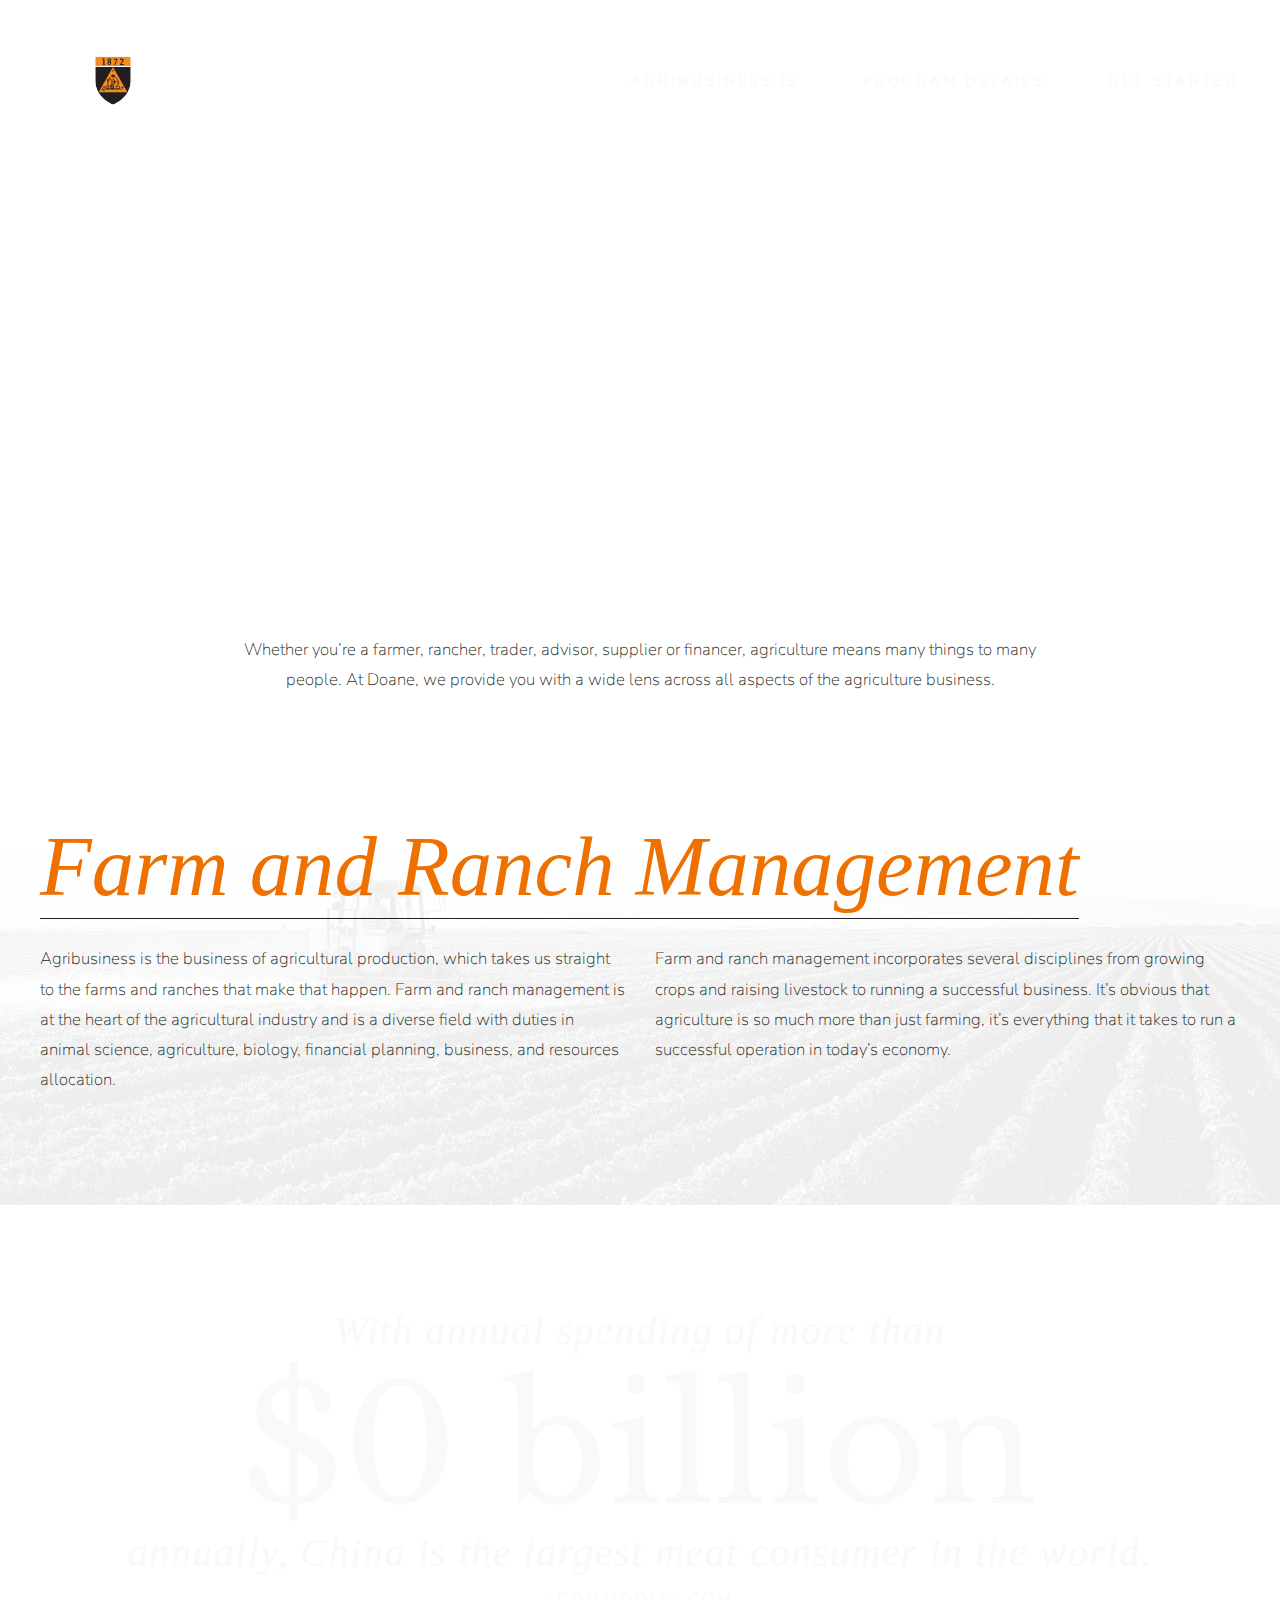
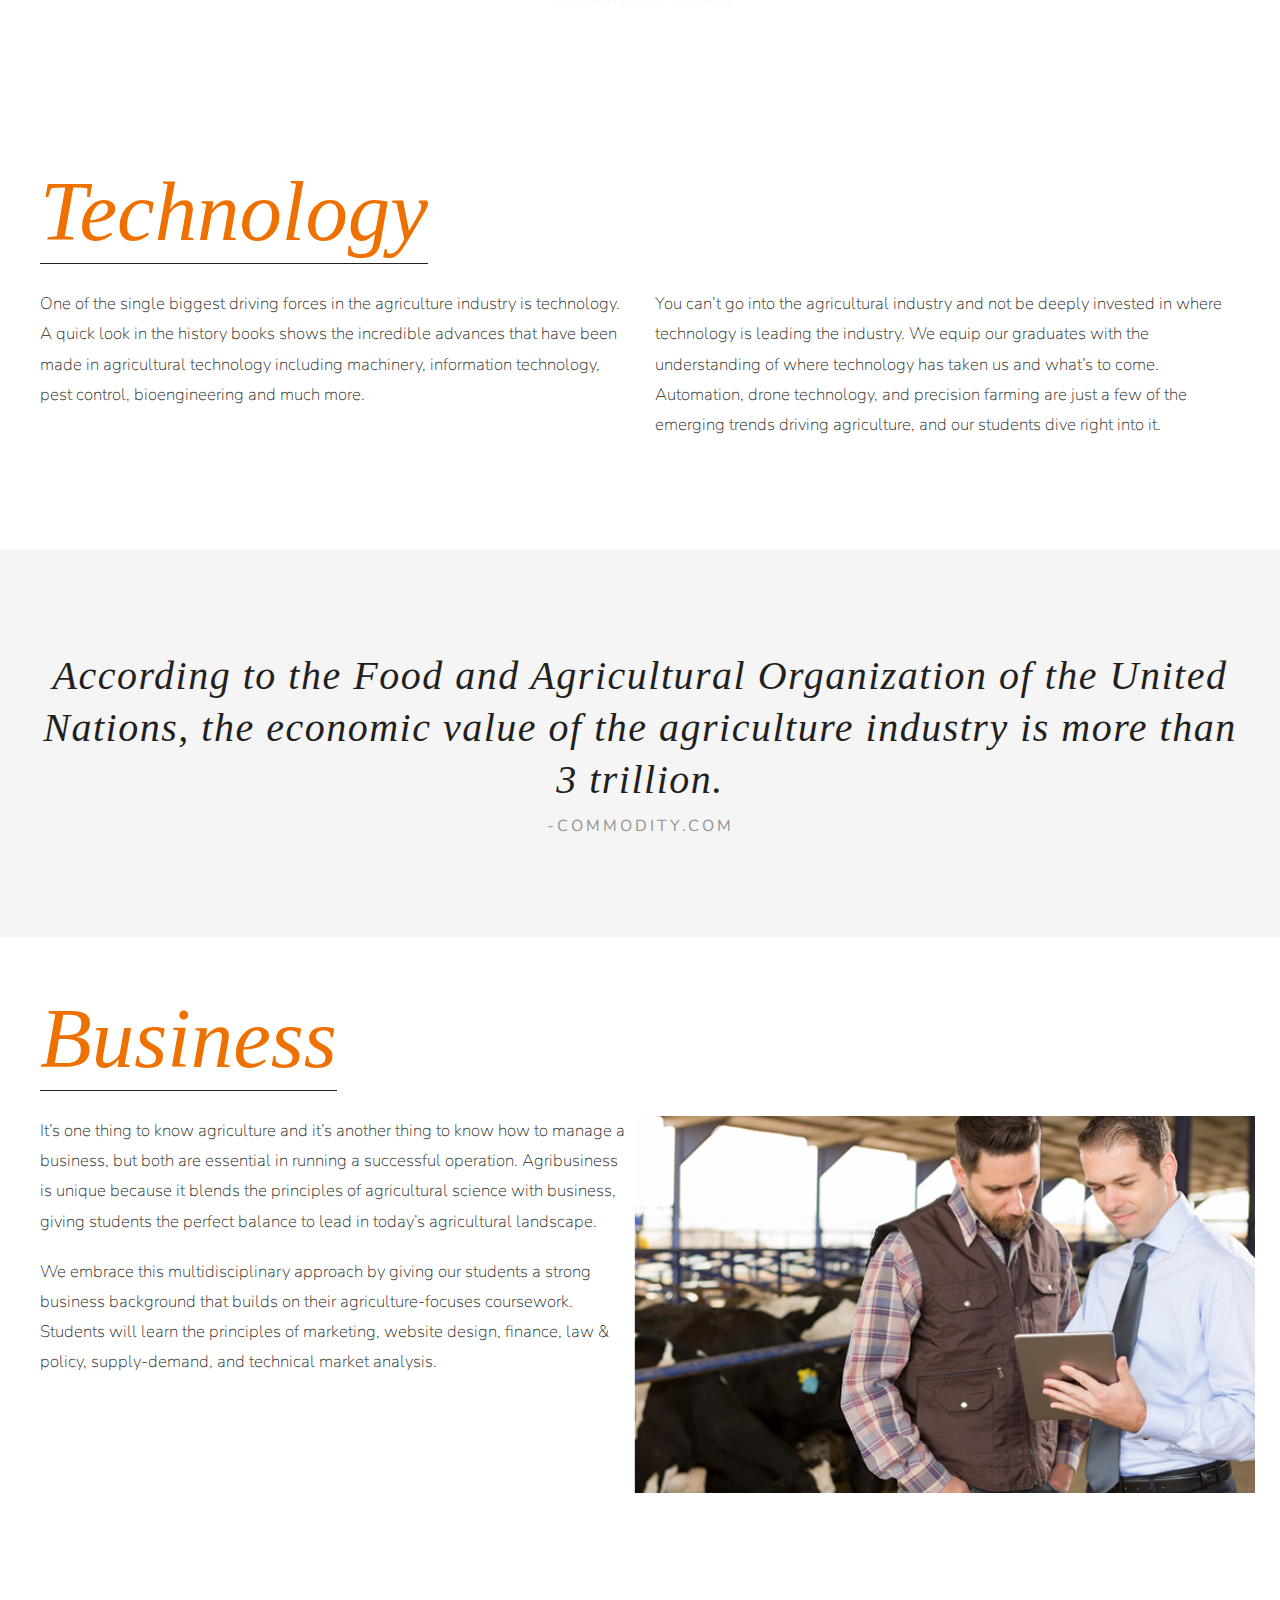
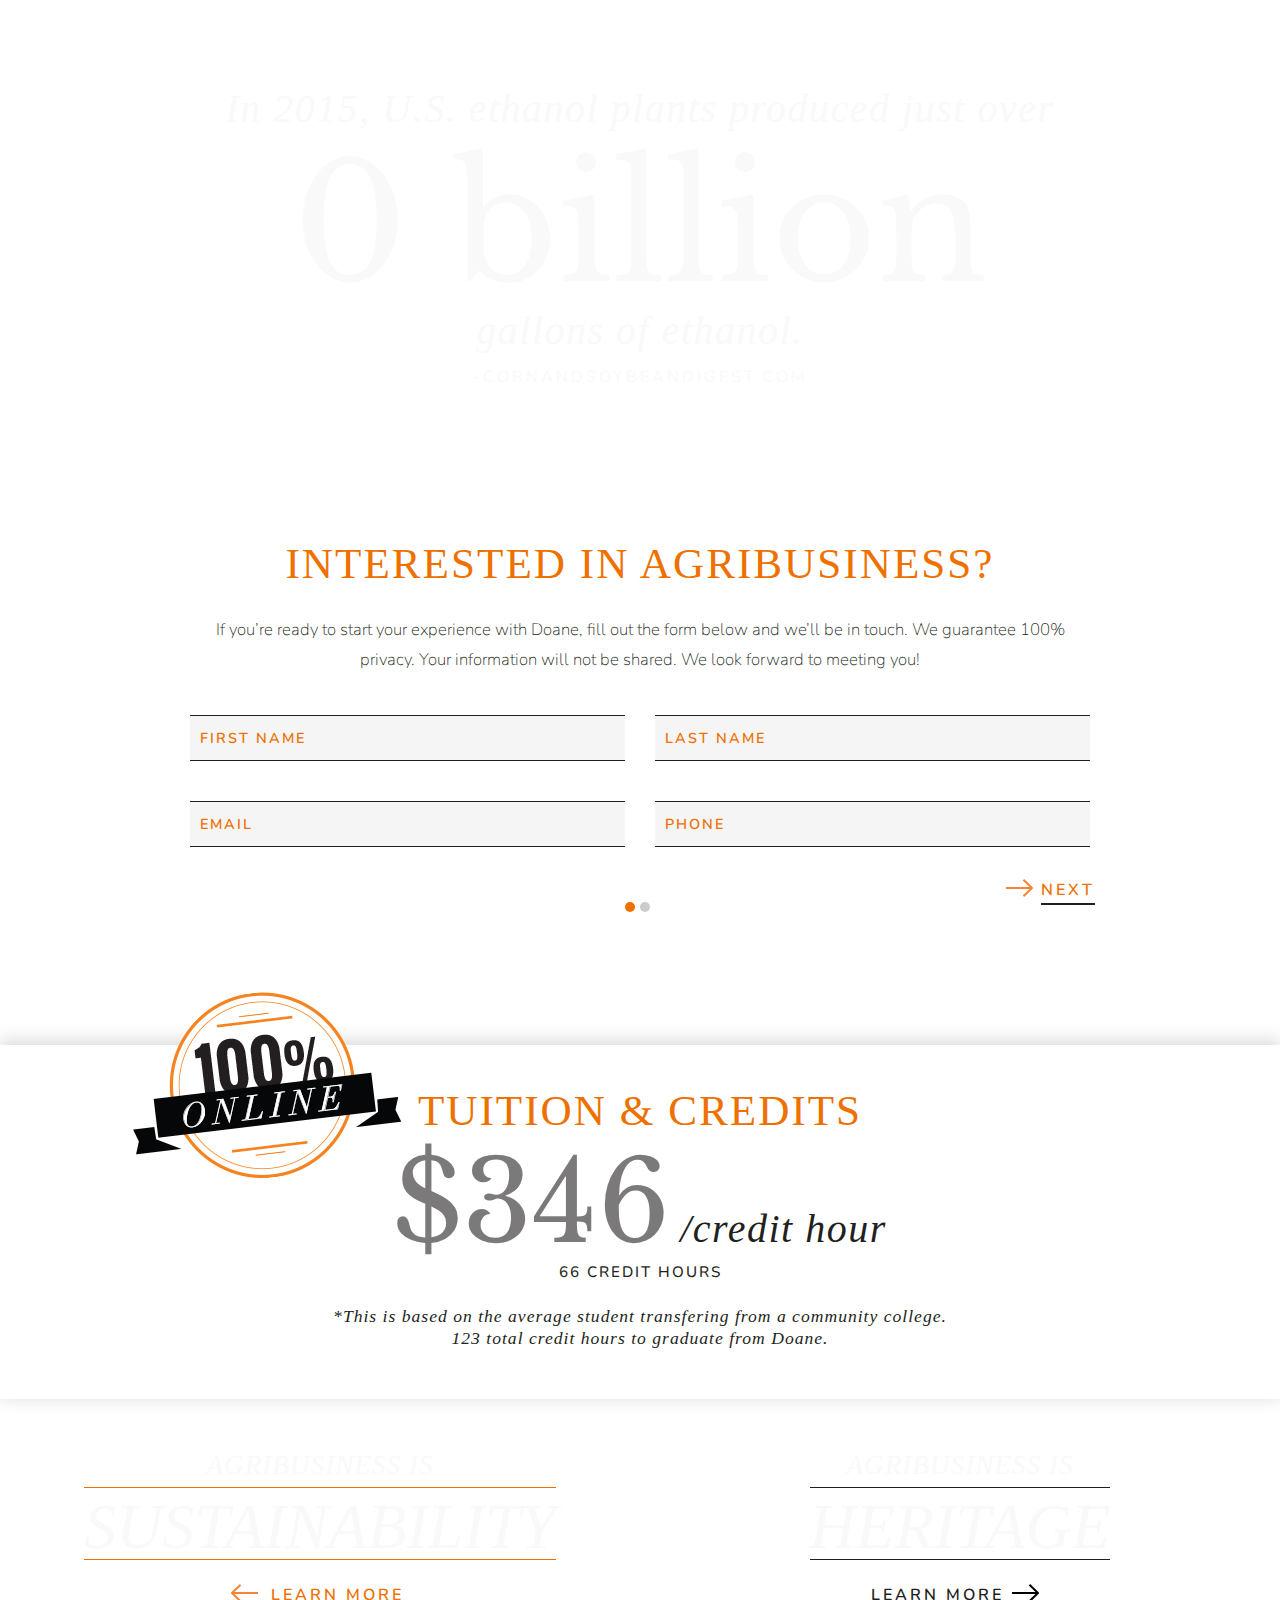
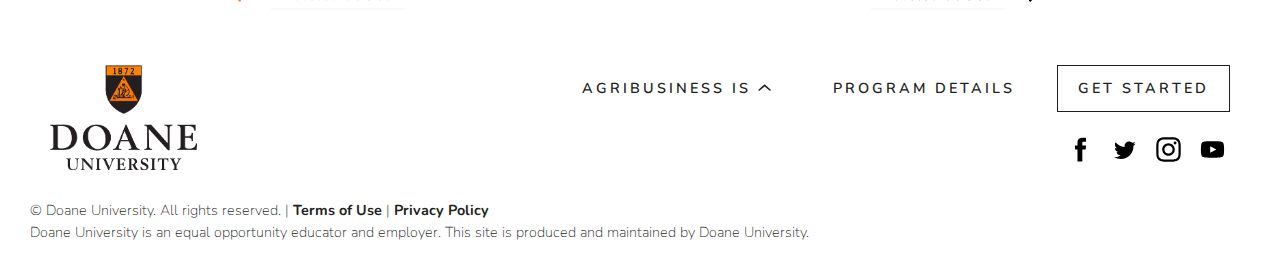
<file: focus_morethanfarming.html>
<!doctype html>
<html lang="en">
<head>
	<meta charset="utf-8">
	<title>Doane Agribusines</title>
	<meta name="viewport" content="width=device-width, initial-scale=1">
	<meta name="format-detection" content="telephone=no">
	<!-- Open Graph data -->
	<meta property="og:title" content="TITLE HERE" />
	<meta property="og:type" content="website" />
	<meta property="og:url" content="URL HERE" />
	<meta property="og:image" content="images/facebook-share.jpg" />
	<meta property="og:description" content="DESCRIPTION HERE" /> 
	<meta property="og:site_name" content="Doane University - Agribusiness" />
	<link rel="icon" type="image/x-icon" href="favicon.ico" />
	<link rel="icon" type="image/png" href="favicon.png" />
	<link rel="stylesheet" type="text/css" href="https://cloud.typography.com/6556036/6897992/css/fonts.css" />
	<link href="https://fonts.googleapis.com/css?family=Libre+Baskerville:400,700|Nunito:300,400,700" rel="stylesheet">
	<link rel="stylesheet" href="stylesheets/styles.css">
	<!--[if lt IE 9]>
    	<link rel="stylesheet" href="css/ie.css">
    	<script src="https://cdnjs.cloudflare.com/ajax/libs/html5shiv/3.7.3/html5shiv.js"></script>
	<![endif]-->
</head>
<body class="focus morethanfarming">
	<div class="pagewrapper">
		<div class="mobilenav"><!-- Mobile nav -->
			<a href="index.html" class="mobile_logo" title="Doane University Agribusiness">Doane University Agribusiness</a>
			<button class="mobile_menu_button">
				<span class="menubtn_bars"><span class="menubtn_bars_inside"></span></span>
			</button>
			<nav>
				<a href="javascript:void()" class="agis">Agribusiness is 
					<span class="dropdownarrow">
						<svg version="1.1" id="Layer_2" xmlns="http://www.w3.org/2000/svg" xmlns:xlink="http://www.w3.org/1999/xlink" x="0px" y="0px"
							 viewBox="0 0 65.2 34.1" style="enable-background:new 0 0 65.2 34.1;" xml:space="preserve">
						<style type="text/css">
							.st0{fill:none;stroke-width:8;stroke-linecap:round;stroke-linejoin:round;stroke-miterlimit:10;}
						</style>
						<polyline class="st0" points="5,5 31.8,28.7 59.2,5 "/>
						</svg>
					</span>
				</a>
				<div class="dropdown">
					<a href="focus_global.html" class="page" title="Agribusiness is global">Global</a>
					<a href="focus_sustainability.html" class="page" title="Agribusiness is sustainable">Sustainability</a>
					<a href="focus_morethanfarming.html" class="page" title="Agribusiness is more than just farming">More than <span>just</span> farming</a>
					<a href="focus_heritage.html" class="page" title="Agribusiness is heritage">Heritage</a>
					<a href="focus_technology.html" class="page" title="Agribusiness is technology">Technology</a>
				</div>
				<a href="programdetails.html" class="programdetails" title="Program Details">Program details</a>
				<a href="#getstarted" class="button" title="Get Started">Get Started</a>
				<div class="mobile_social">
					<a href="#" class="facebook" title="Doane on Facebook"><svg viewBox="0 0 512 512"><path d="M211.9 197.4h-36.7v59.9h36.7V433.1h70.5V256.5h49.2l5.2-59.1h-54.4c0 0 0-22.1 0-33.7 0-13.9 2.8-19.5 16.3-19.5 10.9 0 38.2 0 38.2 0V82.9c0 0-40.2 0-48.8 0 -52.5 0-76.1 23.1-76.1 67.3C211.9 188.8 211.9 197.4 211.9 197.4z"/></svg></a>
					<a href="#" class="twitter" title="Doane on Twitter"><svg viewBox="0 0 512 512"><path d="M419.6 168.6c-11.7 5.2-24.2 8.7-37.4 10.2 13.4-8.1 23.8-20.8 28.6-36 -12.6 7.5-26.5 12.9-41.3 15.8 -11.9-12.6-28.8-20.6-47.5-20.6 -42 0-72.9 39.2-63.4 79.9 -54.1-2.7-102.1-28.6-134.2-68 -17 29.2-8.8 67.5 20.1 86.9 -10.7-0.3-20.7-3.3-29.5-8.1 -0.7 30.2 20.9 58.4 52.2 64.6 -9.2 2.5-19.2 3.1-29.4 1.1 8.3 25.9 32.3 44.7 60.8 45.2 -27.4 21.4-61.8 31-96.4 27 28.8 18.5 63 29.2 99.8 29.2 120.8 0 189.1-102.1 185-193.6C399.9 193.1 410.9 181.7 419.6 168.6z"/></svg></a>
					<a href="#" class="instagram" title="Doane on Instagram"><svg viewBox="0 0 512 512"><g><path d="M256 109.3c47.8 0 53.4 0.2 72.3 1 17.4 0.8 26.9 3.7 33.2 6.2 8.4 3.2 14.3 7.1 20.6 13.4 6.3 6.3 10.1 12.2 13.4 20.6 2.5 6.3 5.4 15.8 6.2 33.2 0.9 18.9 1 24.5 1 72.3s-0.2 53.4-1 72.3c-0.8 17.4-3.7 26.9-6.2 33.2 -3.2 8.4-7.1 14.3-13.4 20.6 -6.3 6.3-12.2 10.1-20.6 13.4 -6.3 2.5-15.8 5.4-33.2 6.2 -18.9 0.9-24.5 1-72.3 1s-53.4-0.2-72.3-1c-17.4-0.8-26.9-3.7-33.2-6.2 -8.4-3.2-14.3-7.1-20.6-13.4 -6.3-6.3-10.1-12.2-13.4-20.6 -2.5-6.3-5.4-15.8-6.2-33.2 -0.9-18.9-1-24.5-1-72.3s0.2-53.4 1-72.3c0.8-17.4 3.7-26.9 6.2-33.2 3.2-8.4 7.1-14.3 13.4-20.6 6.3-6.3 12.2-10.1 20.6-13.4 6.3-2.5 15.8-5.4 33.2-6.2C202.6 109.5 208.2 109.3 256 109.3M256 77.1c-48.6 0-54.7 0.2-73.8 1.1 -19 0.9-32.1 3.9-43.4 8.3 -11.8 4.6-21.7 10.7-31.7 20.6 -9.9 9.9-16.1 19.9-20.6 31.7 -4.4 11.4-7.4 24.4-8.3 43.4 -0.9 19.1-1.1 25.2-1.1 73.8 0 48.6 0.2 54.7 1.1 73.8 0.9 19 3.9 32.1 8.3 43.4 4.6 11.8 10.7 21.7 20.6 31.7 9.9 9.9 19.9 16.1 31.7 20.6 11.4 4.4 24.4 7.4 43.4 8.3 19.1 0.9 25.2 1.1 73.8 1.1s54.7-0.2 73.8-1.1c19-0.9 32.1-3.9 43.4-8.3 11.8-4.6 21.7-10.7 31.7-20.6 9.9-9.9 16.1-19.9 20.6-31.7 4.4-11.4 7.4-24.4 8.3-43.4 0.9-19.1 1.1-25.2 1.1-73.8s-0.2-54.7-1.1-73.8c-0.9-19-3.9-32.1-8.3-43.4 -4.6-11.8-10.7-21.7-20.6-31.7 -9.9-9.9-19.9-16.1-31.7-20.6 -11.4-4.4-24.4-7.4-43.4-8.3C310.7 77.3 304.6 77.1 256 77.1L256 77.1z"/><path d="M256 164.1c-50.7 0-91.9 41.1-91.9 91.9s41.1 91.9 91.9 91.9 91.9-41.1 91.9-91.9S306.7 164.1 256 164.1zM256 315.6c-32.9 0-59.6-26.7-59.6-59.6s26.7-59.6 59.6-59.6 59.6 26.7 59.6 59.6S288.9 315.6 256 315.6z"/><circle cx="351.5" cy="160.5" r="21.5"/></g></svg></a>
					<a href="#" class="youtube" title="Doane on Youtube"><svg viewBox="0 0 512 512"><path d="M422.6 193.6c-5.3-45.3-23.3-51.6-59-54 -50.8-3.5-164.3-3.5-215.1 0 -35.7 2.4-53.7 8.7-59 54 -4 33.6-4 91.1 0 124.8 5.3 45.3 23.3 51.6 59 54 50.9 3.5 164.3 3.5 215.1 0 35.7-2.4 53.7-8.7 59-54C426.6 284.8 426.6 227.3 422.6 193.6zM222.2 303.4v-94.6l90.7 47.3L222.2 303.4z"/></svg></a>
				</div>
			</nav>
		</div>
		<div class="navigation_wrapper"><!-- Static Navigation -->
			<button class="mobile_menu_button">
				<span class="menubtn_bars"><span class="menubtn_bars_inside"></span></span>
			</button>
			<div class="navigation">
				<a href="/" class="logo" title="Doane University Agribusiness">Doane University</a>
				<nav>
					<div class="navitem_dropdown">
						<a href="javascript:void()" class="agis">Agribusiness is 
							<span class="dropdownarrow">
								<svg version="1.1" xmlns="http://www.w3.org/2000/svg" xmlns:xlink="http://www.w3.org/1999/xlink" x="0px" y="0px"
									 viewBox="0 0 65.2 34.1" style="enable-background:new 0 0 65.2 34.1;" xml:space="preserve">
								<style type="text/css">
									.st0{fill:none;stroke-width:8;stroke-linecap:round;stroke-linejoin:round;stroke-miterlimit:10;}
								</style>
								<polyline class="st0" points="5,5 31.8,28.7 59.2,5 "/>
								</svg>
							</span>
						</a>
						<div class="dropdown">
							<a href="focus_global.html" class="page" title="Agribusiness is Global">
								<span class="pagename_wrapper">
									<span class="pagename">Global</span>
								</span>
								<span class="pageimage">
									<img src="images/dropdown_global.jpg" alt="Agribusiness is Global"/>
								</span>
							</a>
							<a href="focus_sustainability.html" class="page"  title="Agribusiness is Sustainability">
								<span class="pagename_wrapper">
									<span class="pagename">Sustainability</span>
								</span>
								<span class="pageimage">
									<img src="images/dropdown_sustainability.jpg" alt="Agribusiness is Sustainability"/>
								</span>
							</a>
							<a href="focus_morethanfarming.html" class="page farming" title="Agribusiness is More Than Just Farming">
								<span class="pagename_wrapper">
									<span class="pagename">More than <span>just</span>&nbsp;farming</span>
								</span>
								<span class="pageimage">
									<img src="images/dropdown_morefarming.jpg" alt="Agribusiness is More Than Just Farming"/>
								</span>
							</a>
							<a href="focus_heritage.html" class="page" title="Agribusiness is Heritage">
								<span class="pagename_wrapper">
									<span class="pagename">Heritage</span>
								</span>
								<span class="pageimage">
									<img src="images/dropdown_heritage.jpg" alt="Agribusiness is Heritage"/>
								</span>
							</a>
							<a href="focus_technology.html" class="page" title="Agribusiness is Technology">
								<span class="pagename_wrapper">
									<span class="pagename">Technology</span>
								</span>
								<span class="pageimage">
									<img src="images/dropdown_technology.jpg" alt="Agribusiness is Technology"/>
								</span>
							</a>
						</div>
					</div>
					<a href="programdetails.html" class="programdetails" tilte="Progarm Details">Program details</a>
					<a href="#getstarted" class="button" title="Get Started">Get Started</a>
				</nav>
			</div>
		</div>
		<div class="navigation_wrapper stickynav"> <!-- Sticky nav -->
			<button class="mobile_menu_button">
				<span class="menubtn_bars"><span class="menubtn_bars_inside"></span></span>
			</button>
			<div class="navigation">
				<a href="/" class="logo" title="Doane University Agribusiness">Doane University</a>
				<nav>
					<div class="navitem_dropdown">
						<a href="javascript:void()" class="agis">Agribusiness is 
							<span class="dropdownarrow">
								<svg version="1.1" xmlns="http://www.w3.org/2000/svg" xmlns:xlink="http://www.w3.org/1999/xlink" x="0px" y="0px"
									 viewBox="0 0 65.2 34.1" style="enable-background:new 0 0 65.2 34.1;" xml:space="preserve">
								<style type="text/css">
									.st0{fill:none;stroke-width:8;stroke-linecap:round;stroke-linejoin:round;stroke-miterlimit:10;}
								</style>
								<polyline class="st0" points="5,5 31.8,28.7 59.2,5 "/>
								</svg>
							</span>
						</a>
						<div class="dropdown">
							<a href="focus_global.html" class="page" title="Agribusiness is Global">
								<span class="pagename_wrapper">
									<span class="pagename">Global</span>
								</span>
								<span class="pageimage">
									<img src="images/dropdown_global.jpg" alt="Agribusiness is Global"/>
								</span>
							</a>
							<a href="focus_sustainability.html" class="page"  title="Agribusiness is Sustainability">
								<span class="pagename_wrapper">
									<span class="pagename">Sustainability</span>
								</span>
								<span class="pageimage">
									<img src="images/dropdown_sustainability.jpg" alt="Agribusiness is Sustainability"/>
								</span>
							</a>
							<a href="focus_morethanfarming.html" class="page farming" title="Agribusiness is More Than Just Farming">
								<span class="pagename_wrapper">
									<span class="pagename">More than <span>just</span>&nbsp;farming</span>
								</span>
								<span class="pageimage">
									<img src="images/dropdown_morefarming.jpg" alt="Agribusiness is More Than Just Farming"/>
								</span>
							</a>
							<a href="focus_heritage.html" class="page" title="Agribusiness is Heritage">
								<span class="pagename_wrapper">
									<span class="pagename">Heritage</span>
								</span>
								<span class="pageimage">
									<img src="images/dropdown_heritage.jpg" alt="Agribusiness is Heritage"/>
								</span>
							</a>
							<a href="focus_technology.html" class="page" title="Agribusiness is Technology">
								<span class="pagename_wrapper">
									<span class="pagename">Technology</span>
								</span>
								<span class="pageimage">
									<img src="images/dropdown_technology.jpg" alt="Agribusiness is Technology"/>
								</span>
							</a>
						</div>
					</div>
					<a href="programdetails.html" class="programdetails" title="Program Details">Program details</a>
					<a href="#getstarted" class="button" title="Get Started">Get Started</a>
				</nav>
				
			</div>
		</div>
		<div class="header_wrapper parallax-window" data-parallax="scroll" data-image-src="images/header_morethanfarming.jpg">
			<div class="header">
				<div class="header_content">
					<h1><span class="toptext">Agribusiness is</span><span class="bottomtext morethanfarming">More than <em>just</em> farming</span></h1>
					<h2>Doane understands that the industry of agriculture is more than just the production of crops and the management of livestock - it’s your business; your livelihood.</h2>
					<span class="scroll">
						<span class="scroll_arrow">
							<svg version="1.1" id="Layer_1" xmlns="http://www.w3.org/2000/svg" xmlns:xlink="http://www.w3.org/1999/xlink" x="0px" y="0px"
								 viewBox="0 0 65.2 34.1" style="enable-background:new 0 0 65.2 34.1;" xml:space="preserve">
							<style type="text/css">
								.st0{fill:none;stroke:#ffffff;stroke-width:8;stroke-linecap:round;stroke-linejoin:round;stroke-miterlimit:10;}
							</style>
							<polyline class="st0" points="5,5 31.8,28.7 59.2,5 "/>
							</svg>

						</span>
						<span class="scroll_arrow">
							<svg version="1.1" id="Layer_1" xmlns="http://www.w3.org/2000/svg" xmlns:xlink="http://www.w3.org/1999/xlink" x="0px" y="0px"
								 viewBox="0 0 65.2 34.1" style="enable-background:new 0 0 65.2 34.1;" xml:space="preserve">
							<style type="text/css">
								.st0{fill:none;stroke:#ffffff;stroke-width:8;stroke-linecap:round;stroke-linejoin:round;stroke-miterlimit:10;}
							</style>
							<polyline class="st0" points="5,5 31.8,28.7 59.2,5 "/>
							</svg>
						</span>
					</span>
				</div>
			</div>
		</div>
		<div class="section_wrapper section_intro">
			<div class="section">
				<p>Whether you’re a farmer, rancher, trader, advisor, supplier or financer, agriculture means many things to many people. At Doane, we provide you with a wide lens across all aspects of the agriculture business.</p>
			</div>
		</div>
		<div class="section_wrapper" style="background-image:url(images/sectionbg_sprayer.jpg);">
			<div class="section">
				<h2>Farm and Ranch Management</h2>
				<div class="twocol">
					<div class="col1">
						<p>Agribusiness is the business of agricultural production, which takes us straight to the farms and ranches that make that happen. Farm and ranch management is at the heart of the agricultural industry and is a diverse field with duties in animal science, agriculture, biology, financial planning, business, and resources allocation.</p>
					</div>
					<div class="col2">
						<p>Farm and ranch management incorporates several disciplines from growing crops and raising livestock to running a successful business. It’s obvious that agriculture is so much more than just farming, it’s everything that it takes to run a successful operation in today’s economy.</p>
					</div>
				</div>
			</div>
		</div>
		<div class="section_wrapper stat_two parallax-window" data-parallax="scroll" data-image-src="images/sectionbgor_walkingfarmer.jpg">
			<div class="section">
				<p class="stat">
					<span class="text">With annual spending of more than</span>
					<span class="number long">$<span class="count" data-count="300">0</span> billion</span>
					<span class="text">annually, China is the largest meat consumer in the world.</span>
					<span class="stat_source">-Commodity.com</span>
				</p>
			</div>
		</div>
		<div class="section_wrapper technology">
			<div class="section">
				<h2>Technology</h2>
				<div class="twocol">
					<div class="col1">
						<p>One of the single biggest driving forces in the agriculture industry is technology. A quick look in the history books shows the incredible advances that have been made in agricultural technology including machinery, information technology, pest control, bioengineering and much more.</p>
					</div>
					<div class="col2">
						<p>You can’t go into the agricultural industry and not be deeply invested in where technology is leading the industry. We equip our graduates with the understanding of where technology has taken us and what’s to come. Automation, drone technology, and precision farming are just a few of the emerging trends driving agriculture, and our students dive right into it.</p>
					</div>
				</div>
			</div>
		</div>		
		<div class="section_wrapper section_stat stat_three">
			<div class="section">
				<p class="stat">
					<span class="text">According to the Food and Agricultural Organization of the United Nations, the economic value of the agriculture industry is more than 3&nbsp;trillion.</span>
					<span class="stat_source">-Commodity.com</span>
				</p>
			</div>
		</div>
		<div class="section_wrapper business">
			<div class="section">
				<h2>Business</h2>
				<div class="twocol">
					<div class="col1">
						<p>It’s one thing to know agriculture and it’s another thing to know how to manage a business, but both are essential in running a successful operation. Agribusiness is unique because it blends the principles of agricultural science with business, giving students the perfect balance to lead in today’s agricultural landscape.</p>
						<p>We embrace this multidisciplinary approach by giving our students a strong business background that builds on their agriculture-focuses coursework. Students will learn the principles of marketing, website design, finance, law & policy, supply-demand, and technical market analysis.</p>
					</div>
					<div class="col2" data-paroller-factor="0.05" data-paroller-type="foreground">
						<img src="images/heritage_financeimg.png" class="cutout" alt="Agricultural Finance"  />
					</div>
				</div>
			</div>
		</div>
		<div class="section_wrapper stat_two parallax-window" data-parallax="scroll" data-image-src="images/sectionbgblk_silos2.jpg">
			<div class="section">
				<p class="stat">
					<span class="text">In 2015, U.S. ethanol plants produced just over</span>
					<span class="number long"><span class="count" data-count="15">0</span> billion</span>
					<span class="text">gallons of ethanol.</span>
					<span class="stat_source">-cornandsoybeandigest.com</span>
				</p>
			</div>
		</div>
		
		<div class="section_wrapper section_getstarted"  id="getstarted">
			<div class="section">
				<h3>Interested in Agribusiness?</h3>
				<p>If you’re ready to start your experience with Doane, fill out the form below and we’ll be in touch. We guarantee 100% privacy. Your information will not be shared. We look forward to meeting you!</p>
				<form id="msform" class="form" method="post" action="">
					<div class="step-1 step">
						<div class="field half">
							<label for="f_name" class="inputlabel">First Name</label>
							<input type="text" name="f_name" id="f_name" class="floatlabel" tabindex="1">
						</div>
						<div class="field half">
							<label for="l_name" class="inputlabel">Last Name</label>
							<input type="text" name="l_name" id="l_name" class="floatlabel" tabindex="2">
						</div>
						<div class="field half">
							<label for="email" class="inputlabel">Email</label>
							<input type="text" name="email" id="email" class="floatlabel" tabindex="3">
						</div>
						<div class="field half">
							<label for="phone" class="inputlabel">Phone</label>
							<input type="text" name="phone" id="phone" class="floatlabel" tabindex="4">
						</div>
					</div>
					<div class="step-2 step">
						<div class="field half focus">
							<label for="program"  class="inputlabel">Program</label>
							<select name="program" id="programFirstChoice" onchange="this.className=this.options[this.selectedIndex].className" class="floatlabel"  tabindex="5">
									<option value="UND.BA.CPS" data-program="Undeclared">Undeclared</option>
									<option value="AGR.BA" data-program="Agribusiness">Agribusiness</option>
									<option value="CRJ.BA" data-program="Criminal Justice">Criminal Justice</option>
									<option value="GRD.BA" data-program="Graphic Design">Graphic Design</option>
									<option value="HSI.BS" data-program="Health Sciences">Health Sciences</option>
									<option value="NRS.BSN" data-program="RN to BSN">RN to BSN</option>
									<option value="HRE.BA" data-program="Human Relations">Human Relations</option>
									<option value="ISY_SFT.BS" data-program="Information Systems &amp; Technology">Information Systems &amp; Technology</option>
									<option value="LIBART.BA" data-program="Liberal Arts Studies">Liberal Arts Studies</option>
									<option value="ORGCM.BA" data-program="Organizational Communication">Organizational Communication</option>
									<option value="ACCT.BA" data-program="Professional Studies in Accounting">Professional Studies in Accounting</option>
									<option value="BUSA_GEN.BA" data-program="Professional Studies in Business Administration">Professional Studies in Business Administration</option>
									<option value="PADM.BA" data-program="Public Administration">Public Administration</option>
									<option value="ED.AC.CI.MED" data-program="Initial Certification at the Advanced Level">Initial Certification at the Advanced Level</option>
									<option value="COU.MA" data-program="Master of Arts in Counseling">Master of Arts in Counseling</option>
									<option value="ED.SC.MED" data-program="Master of Arts in Counseling with School Counseling Emphasis">Master of Arts in Counseling with School Counseling Emphasis</option>
									<option value="MGT.MA" data-program="Master of Arts in Management">Master of Arts in Management</option>
									<option value="BA.MBA" data-program="Master of Business Administration" selected="selected">Master of Business Administration</option>
									<option value="ED.CI.MED" data-program="Master of Education in Curriculum and Instruction">Master of Education in Curriculum and Instruction</option>
									<option value="EDL.MED" data-program="Master of Education in Educational Leadership">Master of Education in Educational Leadership</option>
				  					<option value="IDT.MS" data-program="Master of Science in Instructional Design and Technology">Master of Science in Instructional Design and Technology</option>
									<option value="ED.ESL.CERT" data-program="English as a Second Language Teaching Endorsement">English as a Second Language Teaching Endorsement</option>
									<option value="ED.EDC.CERT" data-program="Early Childhood Teaching Endorsement">Early Childhood Teaching Endorsement</option>
									<option value="ED.SPED.CERT" data-program="Mild, Moderate Special Education Teaching Endorsement">Mild, Moderate Special Education Teaching Endorsement</option>
									<option value="ED.READ.CERT" data-program="Reading Specialist Teaching Endorsement">Reading Specialist Teaching Endorsement</option>
									<option value="ED.ESD.PM" data-program="Education Specialist ">Education Specialist </option>
									<option value="EDU.ND">Graduate Education - Non-Degree</option>
									<option value="ED.EDD" data-program="Doctorate in Education">Doctorate in Education</option>
							</select>
						</div>
						<div class="field half focus">
							<label for="location" class="inputlabel">Location</label>
							<select name="location" class="unselect floatlabel" id="locationSecondChoice"  tabindex="6">
									<option class="default" value="base" disabled>Location</option>
									<option value="LINC">Lincoln</option>
									<option value="OMAHA">Omaha</option>
									<option value="GI">Grand Island</option>
									<option value="ONLIN" selected>Online</option>
							</select>
						</div>
							<div class="field full">
								<label for="comments" class="no-hide inputlabel">Additional questions or comments</label>
								<textarea name="comments" id="comments" class="floatlabel"  tabindex="7"></textarea>
							</div>
						<p class="privacy">By submitting this information, you authorize Doane University to call you at the phone number provided.</p>
					</div>
					<div class="controls">
						<span class="action back"><span>Back</span></span>
						<span class="action next"><span>Next</span></span>
						<button type="submit" class="action submit button"><span>Submit</span></button>	
					</div>
					<div class="step-counter">
						<ul class="steps" id="progressbar">
							<li class="step1-progress">Step 1</li>
							<li class="step2-progress">Step 2</li>
						</ul>
					</div>
				</form>
			</div>
		</div>
		<div class="section_wrapper section_tuition">
			<div class="section">
				<img src="images/badge.png" class="badge" alt="100% online">
				<h3>Tuition & Credits</h3>
				<p class="cost"><span class="number">$346</span> <span class="costper">/credit hour</span></p>
				<p class="cost_for">66 credit hours</p>
				<p class="cost_note">*This is based on the average student transfering from a community college.<br />123 total credit hours to graduate from Doane.</p>
			</div>
		</div>
		<div class="section_wrapper section_pagecta twocolumns">
			<div class="col1 parallax-window" data-parallax="scroll" data-image-src="images/ctabg_sustainabilityprev.jpg">
				<div class="columninside">
					<h4><span class="top_head">Agribusiness is</span><span class="main_head">Sustainability</span></h4>
					<a href="focus_sustainability.html" class="button"><span>Learn More</span></a>
				</div>
			</div>
			<div class="col2 parallax-window" data-parallax="scroll" data-image-src="images/ctabg_heritagenext.jpg">
				<div class="columninside">
					<h4><span class="top_head">Agribusiness is</span><span class="main_head">Heritage</span></h4>
					<a href="focus_heritage.html" class="button"><span>Learn More</span></a>
				</div>
			</div>
		</div>
		<div class="footer_wrapper">
			<div class="footer">
				<a href="index.html" class="footer_logo"><img src="images/logoalt.png" alt="Doane University" /></a>
				<nav>
					<div class="navitem_dropdown">
						<a class="agis">Agribusiness is 
							<span class="dropdownarrow">
								<svg version="1.1" xmlns="http://www.w3.org/2000/svg" xmlns:xlink="http://www.w3.org/1999/xlink" x="0px" y="0px"
									 viewBox="0 0 65.2 34.1" style="enable-background:new 0 0 65.2 34.1;" xml:space="preserve">
								<style type="text/css">
									.st0{fill:none;stroke-width:8;stroke-linecap:round;stroke-linejoin:round;stroke-miterlimit:10;}
								</style>
								<polyline class="st0" points="5,5 31.8,28.7 59.2,5 "/>
								</svg>
							</span>
						</a>
						<div class="dropdown">
							<div class="dropdown_inside">
								<a href="focus_global.html" class="page" title="Agribusiness is Global">
									<span class="pagename_wrapper">
										<span class="pagename">Global</span>
									</span>
									<span class="pageimage">
										<img src="images/dropdown_global.jpg" alt="Agribusiness is Global"/>
									</span>
								</a>
								<a href="focus_sustainability.html" class="page"  title="Agribusiness is Sustainability">
									<span class="pagename_wrapper">
										<span class="pagename">Sustainability</span>
									</span>
									<span class="pageimage">
										<img src="images/dropdown_sustainability.jpg" alt="Agribusiness is Sustainability"/>
									</span>
								</a>
								<a href="focus_morethanfarming.html" class="page farming" title="Agribusiness is More Than Just Farming">
									<span class="pagename_wrapper">
										<span class="pagename">More than <span>just</span>&nbsp;farming</span>
									</span>
									<span class="pageimage">
										<img src="images/dropdown_morefarming.jpg" alt="Agribusiness is More Than Just Farming"/>
									</span>
								</a>
								<a href="focus_heritage.html" class="page" title="Agribusiness is Heritage">
									<span class="pagename_wrapper">
										<span class="pagename">Heritage</span>
									</span>
									<span class="pageimage">
										<img src="images/dropdown_heritage.jpg" alt="Agribusiness is Heritage"/>
									</span>
								</a>
								<a href="focus_technology.html" class="page" title="Agribusiness is Technology">
									<span class="pagename_wrapper">
										<span class="pagename">Technology</span>
									</span>
									<span class="pageimage">
										<img src="images/dropdown_technology.jpg" alt="Agribusiness is Technology"/>
									</span>
								</a>
							</div>
						</div>
					</div>
					<a href="programdetails.html" title="Program Details">Program details</a>
					<a href="#getstarted" class="button_alt" title="Get Started">Get Started</a>
				</nav>
				<div class="social">
					<a href="#" class="facebook" title="Doane on Facebook"><svg viewBox="0 0 512 512"><path d="M211.9 197.4h-36.7v59.9h36.7V433.1h70.5V256.5h49.2l5.2-59.1h-54.4c0 0 0-22.1 0-33.7 0-13.9 2.8-19.5 16.3-19.5 10.9 0 38.2 0 38.2 0V82.9c0 0-40.2 0-48.8 0 -52.5 0-76.1 23.1-76.1 67.3C211.9 188.8 211.9 197.4 211.9 197.4z"/></svg></a>
					<a href="#" class="twitter" title="Doane on Twitter"><svg viewBox="0 0 512 512"><path d="M419.6 168.6c-11.7 5.2-24.2 8.7-37.4 10.2 13.4-8.1 23.8-20.8 28.6-36 -12.6 7.5-26.5 12.9-41.3 15.8 -11.9-12.6-28.8-20.6-47.5-20.6 -42 0-72.9 39.2-63.4 79.9 -54.1-2.7-102.1-28.6-134.2-68 -17 29.2-8.8 67.5 20.1 86.9 -10.7-0.3-20.7-3.3-29.5-8.1 -0.7 30.2 20.9 58.4 52.2 64.6 -9.2 2.5-19.2 3.1-29.4 1.1 8.3 25.9 32.3 44.7 60.8 45.2 -27.4 21.4-61.8 31-96.4 27 28.8 18.5 63 29.2 99.8 29.2 120.8 0 189.1-102.1 185-193.6C399.9 193.1 410.9 181.7 419.6 168.6z"/></svg></a>
					<a href="#" class="instagram" title="Doane on Instagram"><svg viewBox="0 0 512 512"><g><path d="M256 109.3c47.8 0 53.4 0.2 72.3 1 17.4 0.8 26.9 3.7 33.2 6.2 8.4 3.2 14.3 7.1 20.6 13.4 6.3 6.3 10.1 12.2 13.4 20.6 2.5 6.3 5.4 15.8 6.2 33.2 0.9 18.9 1 24.5 1 72.3s-0.2 53.4-1 72.3c-0.8 17.4-3.7 26.9-6.2 33.2 -3.2 8.4-7.1 14.3-13.4 20.6 -6.3 6.3-12.2 10.1-20.6 13.4 -6.3 2.5-15.8 5.4-33.2 6.2 -18.9 0.9-24.5 1-72.3 1s-53.4-0.2-72.3-1c-17.4-0.8-26.9-3.7-33.2-6.2 -8.4-3.2-14.3-7.1-20.6-13.4 -6.3-6.3-10.1-12.2-13.4-20.6 -2.5-6.3-5.4-15.8-6.2-33.2 -0.9-18.9-1-24.5-1-72.3s0.2-53.4 1-72.3c0.8-17.4 3.7-26.9 6.2-33.2 3.2-8.4 7.1-14.3 13.4-20.6 6.3-6.3 12.2-10.1 20.6-13.4 6.3-2.5 15.8-5.4 33.2-6.2C202.6 109.5 208.2 109.3 256 109.3M256 77.1c-48.6 0-54.7 0.2-73.8 1.1 -19 0.9-32.1 3.9-43.4 8.3 -11.8 4.6-21.7 10.7-31.7 20.6 -9.9 9.9-16.1 19.9-20.6 31.7 -4.4 11.4-7.4 24.4-8.3 43.4 -0.9 19.1-1.1 25.2-1.1 73.8 0 48.6 0.2 54.7 1.1 73.8 0.9 19 3.9 32.1 8.3 43.4 4.6 11.8 10.7 21.7 20.6 31.7 9.9 9.9 19.9 16.1 31.7 20.6 11.4 4.4 24.4 7.4 43.4 8.3 19.1 0.9 25.2 1.1 73.8 1.1s54.7-0.2 73.8-1.1c19-0.9 32.1-3.9 43.4-8.3 11.8-4.6 21.7-10.7 31.7-20.6 9.9-9.9 16.1-19.9 20.6-31.7 4.4-11.4 7.4-24.4 8.3-43.4 0.9-19.1 1.1-25.2 1.1-73.8s-0.2-54.7-1.1-73.8c-0.9-19-3.9-32.1-8.3-43.4 -4.6-11.8-10.7-21.7-20.6-31.7 -9.9-9.9-19.9-16.1-31.7-20.6 -11.4-4.4-24.4-7.4-43.4-8.3C310.7 77.3 304.6 77.1 256 77.1L256 77.1z"/><path d="M256 164.1c-50.7 0-91.9 41.1-91.9 91.9s41.1 91.9 91.9 91.9 91.9-41.1 91.9-91.9S306.7 164.1 256 164.1zM256 315.6c-32.9 0-59.6-26.7-59.6-59.6s26.7-59.6 59.6-59.6 59.6 26.7 59.6 59.6S288.9 315.6 256 315.6z"/><circle cx="351.5" cy="160.5" r="21.5"/></g></svg></a>
					<a href="#" class="youtube" title="Doane on Youtube"><svg viewBox="0 0 512 512"><path d="M422.6 193.6c-5.3-45.3-23.3-51.6-59-54 -50.8-3.5-164.3-3.5-215.1 0 -35.7 2.4-53.7 8.7-59 54 -4 33.6-4 91.1 0 124.8 5.3 45.3 23.3 51.6 59 54 50.9 3.5 164.3 3.5 215.1 0 35.7-2.4 53.7-8.7 59-54C426.6 284.8 426.6 227.3 422.6 193.6zM222.2 303.4v-94.6l90.7 47.3L222.2 303.4z"/></svg></a>
				</div>
			</div>
			<div class="footer_bottom">
				<p>&copy; Doane University. All rights reserved.&nbsp;|&nbsp;<a href="#" title="Terms of Use">Terms&nbsp;of&nbsp;Use</a>&nbsp;|&nbsp;<a href="#" title="Privacy Policy">Privacy&nbsp;Policy</a></p>
				<p>Doane University is an equal opportunity educator and employer. This site is produced and maintained by Doane&nbsp;University.</p>
			</div>
		</div>
	</div>
	<script src="https://ajax.googleapis.com/ajax/libs/jquery/2.2.4/jquery.min.js"></script>
	<script src="http://ajax.aspnetcdn.com/ajax/jquery.validate/1.13.1/jquery.validate.js"></script>
	<script src="js/modernizer.js"></script>
	<script src="js/main.js"></script>
	<script>
		$(function () {
        	$('[data-paroller-factor]').paroller();
		});
	</script>
</body>
</html>
</file>
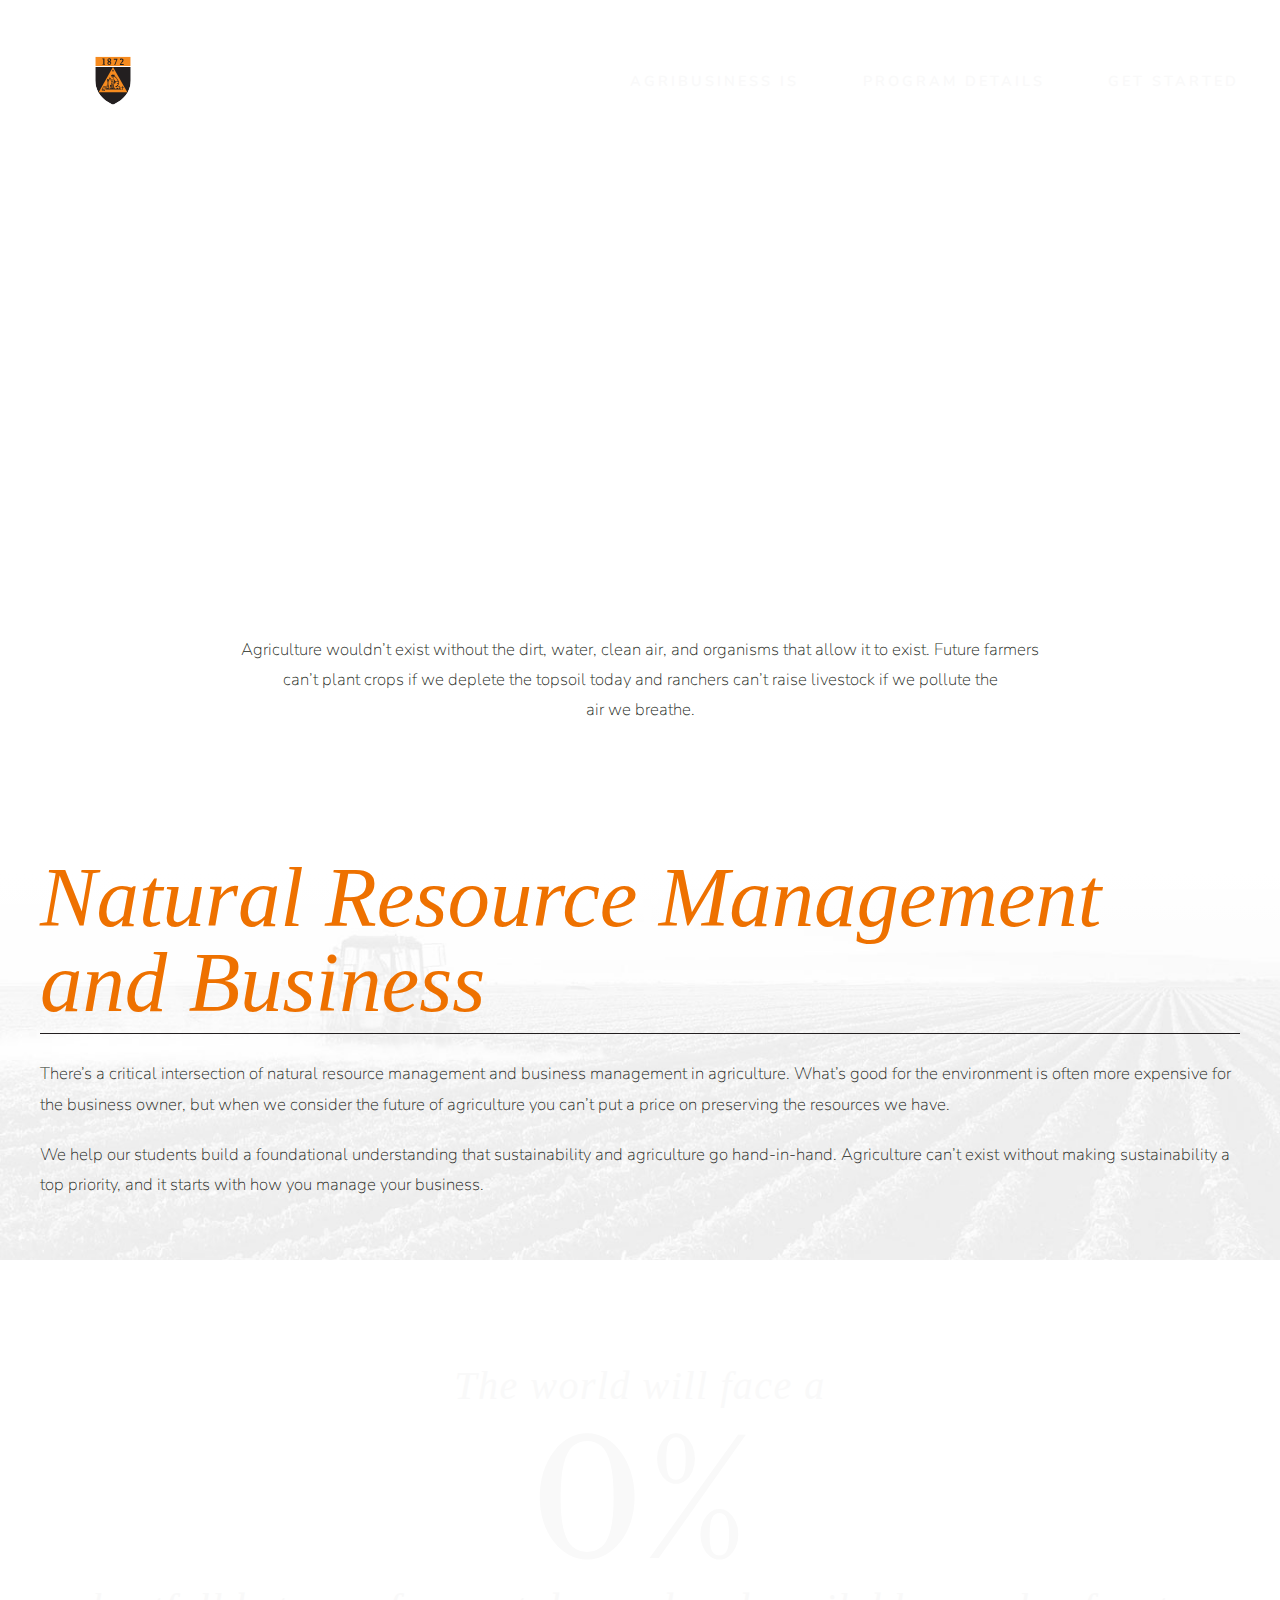
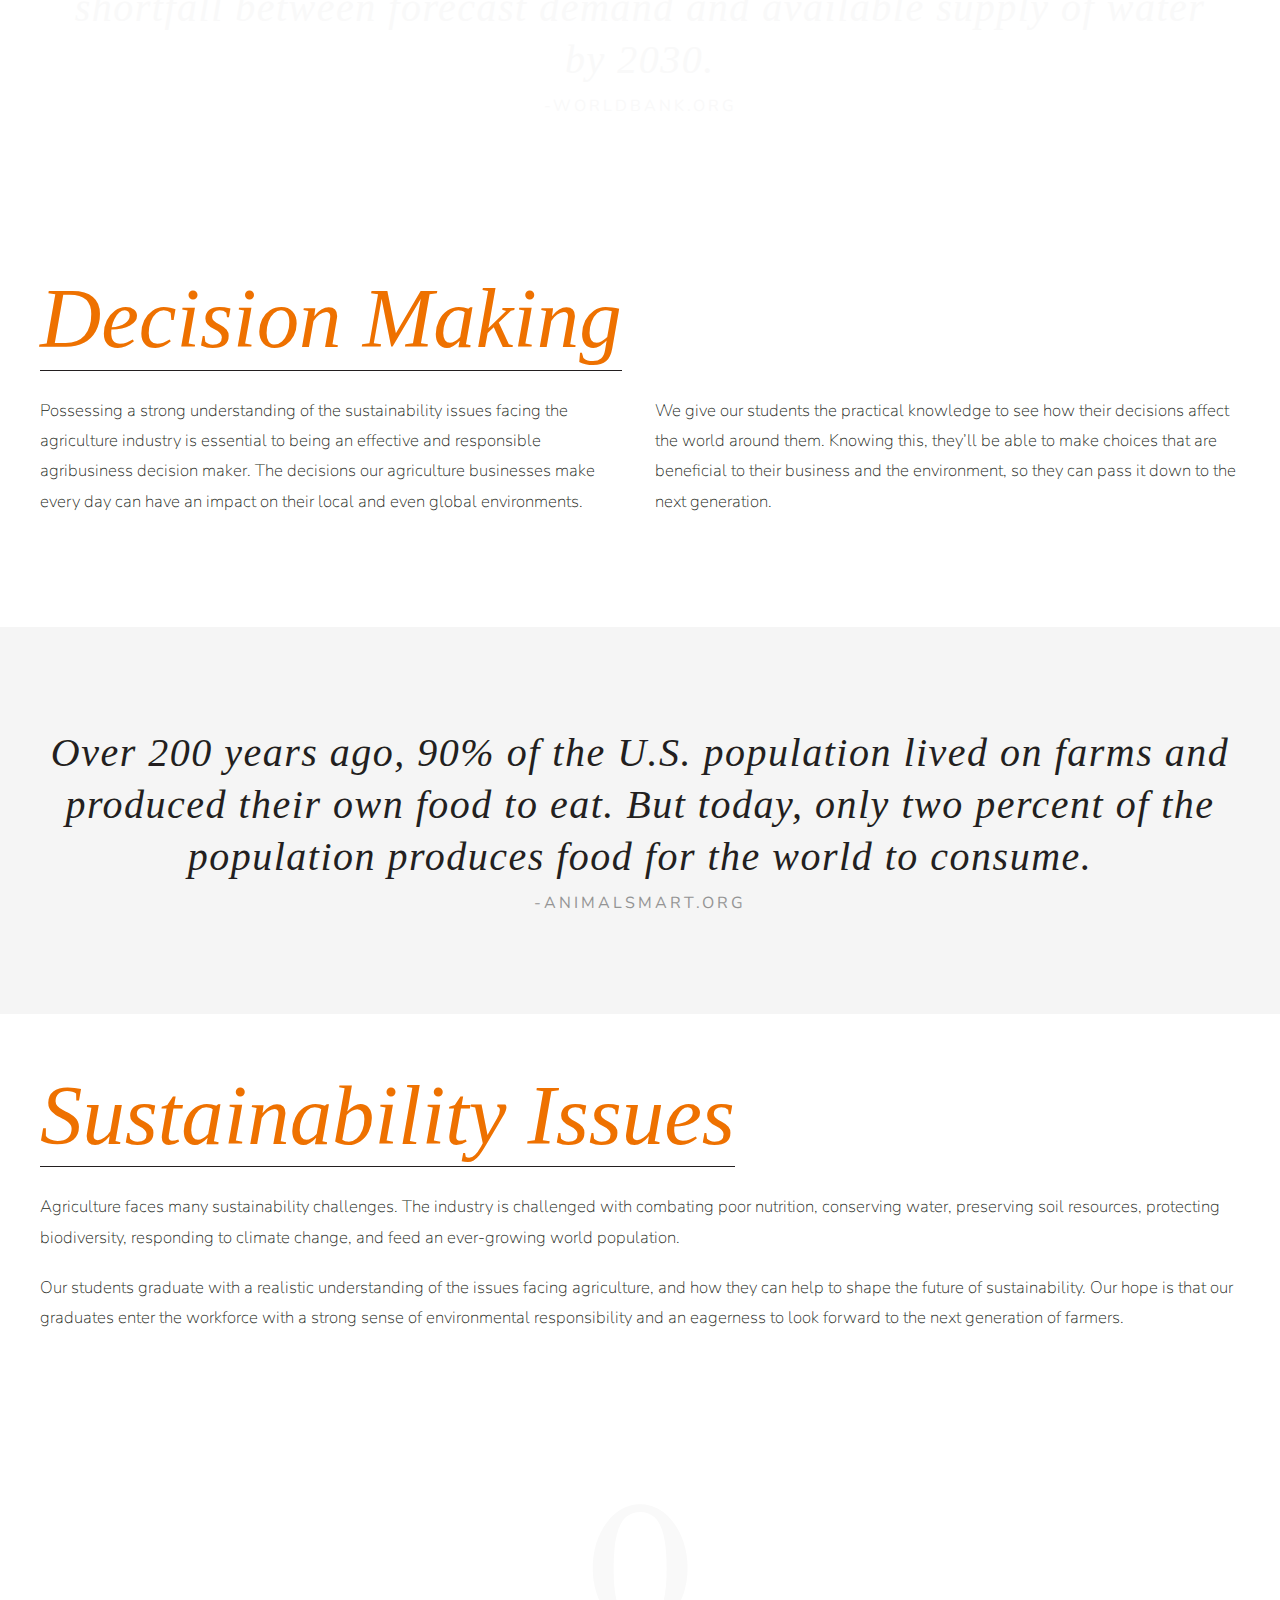
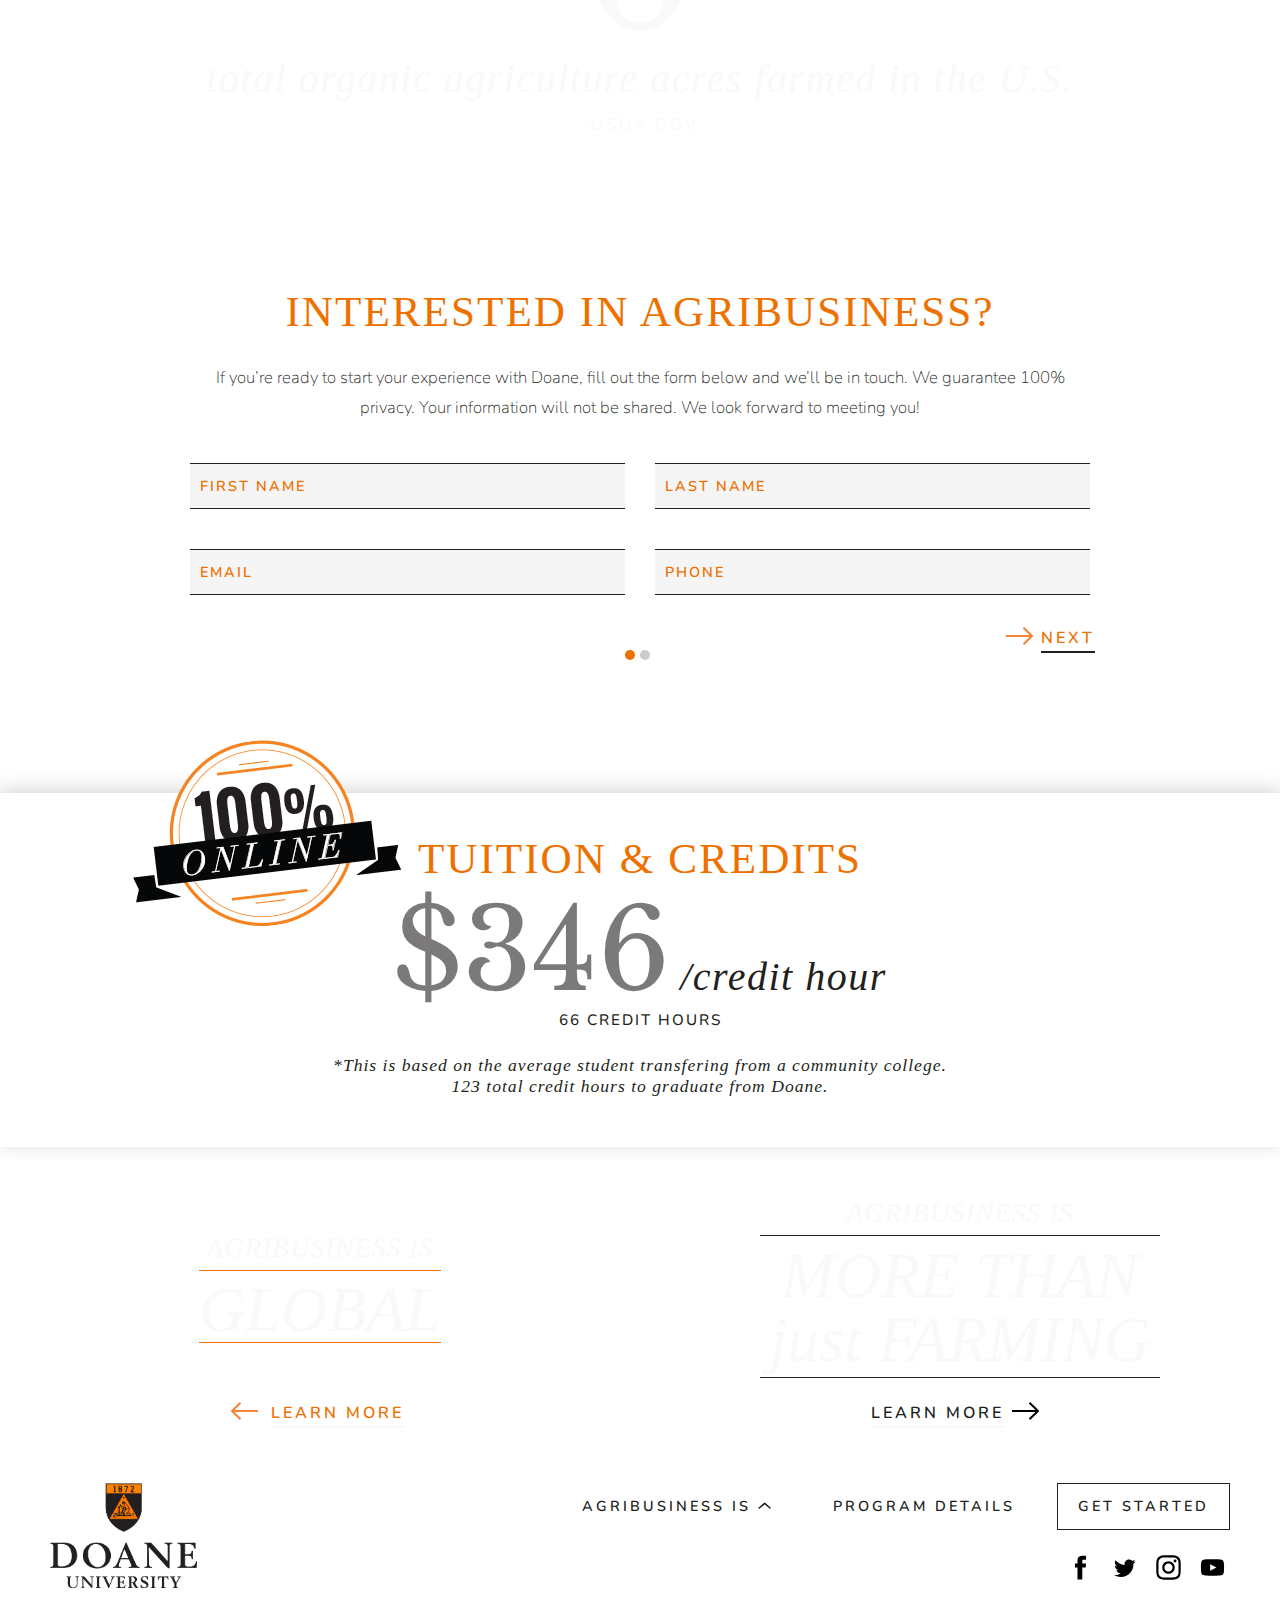
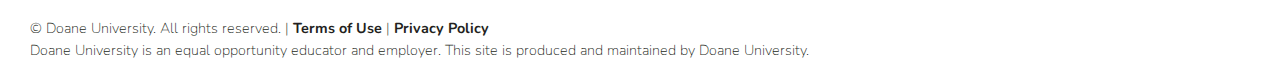
<file: focus_sustainability.html>
<!doctype html>
<html lang="en">
<head>
	<meta charset="utf-8">
	<title>Doane Agribusines</title>
	<meta name="viewport" content="width=device-width, initial-scale=1">
	<meta name="format-detection" content="telephone=no">
	<!-- Open Graph data -->
	<meta property="og:title" content="TITLE HERE" />
	<meta property="og:type" content="website" />
	<meta property="og:url" content="URL HERE" />
	<meta property="og:image" content="images/facebook-share.jpg" />
	<meta property="og:description" content="DESCRIPTION HERE" /> 
	<meta property="og:site_name" content="Doane University - Agribusiness" />
	<link rel="icon" type="image/x-icon" href="favicon.ico" />
	<link rel="icon" type="image/png" href="favicon.png" />
	<link rel="stylesheet" type="text/css" href="https://cloud.typography.com/6556036/6897992/css/fonts.css" />
	<link href="https://fonts.googleapis.com/css?family=Libre+Baskerville:400,700|Nunito:300,400,700" rel="stylesheet">
	<link rel="stylesheet" href="stylesheets/styles.css">
	<!--[if lt IE 9]>
    	<link rel="stylesheet" href="css/ie.css">
    	<script src="https://cdnjs.cloudflare.com/ajax/libs/html5shiv/3.7.3/html5shiv.js"></script>
	<![endif]-->
</head>
<body class="focus technology">
	<div class="pagewrapper">
		<div class="mobilenav"><!-- Mobile nav -->
			<a href="index.html" class="mobile_logo" title="Doane University Agribusiness">Doane University Agribusiness</a>
			<button class="mobile_menu_button">
				<span class="menubtn_bars"><span class="menubtn_bars_inside"></span></span>
			</button>
			<nav>
				<a href="javascript:void()" class="agis">Agribusiness is 
					<span class="dropdownarrow">
						<svg version="1.1" id="Layer_2" xmlns="http://www.w3.org/2000/svg" xmlns:xlink="http://www.w3.org/1999/xlink" x="0px" y="0px"
							 viewBox="0 0 65.2 34.1" style="enable-background:new 0 0 65.2 34.1;" xml:space="preserve">
						<style type="text/css">
							.st0{fill:none;stroke-width:8;stroke-linecap:round;stroke-linejoin:round;stroke-miterlimit:10;}
						</style>
						<polyline class="st0" points="5,5 31.8,28.7 59.2,5 "/>
						</svg>
					</span>
				</a>
				<div class="dropdown">
					<a href="focus_global.html" class="page" title="Agribusiness is global">Global</a>
					<a href="focus_sustainability.html" class="page" title="Agribusiness is sustainable">Sustainability</a>
					<a href="focus_morethanfarming.html" class="page" title="Agribusiness is more than just farming">More than <span>just</span> farming</a>
					<a href="focus_heritage.html" class="page" title="Agribusiness is heritage">Heritage</a>
					<a href="focus_technology.html" class="page" title="Agribusiness is technology">Technology</a>
				</div>
				<a href="programdetails.html" class="programdetails" title="Program Details">Program details</a>
				<a href="#getstarted" class="button" title="Get Started">Get Started</a>
				<div class="mobile_social">
					<a href="#" class="facebook" title="Doane on Facebook"><svg viewBox="0 0 512 512"><path d="M211.9 197.4h-36.7v59.9h36.7V433.1h70.5V256.5h49.2l5.2-59.1h-54.4c0 0 0-22.1 0-33.7 0-13.9 2.8-19.5 16.3-19.5 10.9 0 38.2 0 38.2 0V82.9c0 0-40.2 0-48.8 0 -52.5 0-76.1 23.1-76.1 67.3C211.9 188.8 211.9 197.4 211.9 197.4z"/></svg></a>
					<a href="#" class="twitter" title="Doane on Twitter"><svg viewBox="0 0 512 512"><path d="M419.6 168.6c-11.7 5.2-24.2 8.7-37.4 10.2 13.4-8.1 23.8-20.8 28.6-36 -12.6 7.5-26.5 12.9-41.3 15.8 -11.9-12.6-28.8-20.6-47.5-20.6 -42 0-72.9 39.2-63.4 79.9 -54.1-2.7-102.1-28.6-134.2-68 -17 29.2-8.8 67.5 20.1 86.9 -10.7-0.3-20.7-3.3-29.5-8.1 -0.7 30.2 20.9 58.4 52.2 64.6 -9.2 2.5-19.2 3.1-29.4 1.1 8.3 25.9 32.3 44.7 60.8 45.2 -27.4 21.4-61.8 31-96.4 27 28.8 18.5 63 29.2 99.8 29.2 120.8 0 189.1-102.1 185-193.6C399.9 193.1 410.9 181.7 419.6 168.6z"/></svg></a>
					<a href="#" class="instagram" title="Doane on Instagram"><svg viewBox="0 0 512 512"><g><path d="M256 109.3c47.8 0 53.4 0.2 72.3 1 17.4 0.8 26.9 3.7 33.2 6.2 8.4 3.2 14.3 7.1 20.6 13.4 6.3 6.3 10.1 12.2 13.4 20.6 2.5 6.3 5.4 15.8 6.2 33.2 0.9 18.9 1 24.5 1 72.3s-0.2 53.4-1 72.3c-0.8 17.4-3.7 26.9-6.2 33.2 -3.2 8.4-7.1 14.3-13.4 20.6 -6.3 6.3-12.2 10.1-20.6 13.4 -6.3 2.5-15.8 5.4-33.2 6.2 -18.9 0.9-24.5 1-72.3 1s-53.4-0.2-72.3-1c-17.4-0.8-26.9-3.7-33.2-6.2 -8.4-3.2-14.3-7.1-20.6-13.4 -6.3-6.3-10.1-12.2-13.4-20.6 -2.5-6.3-5.4-15.8-6.2-33.2 -0.9-18.9-1-24.5-1-72.3s0.2-53.4 1-72.3c0.8-17.4 3.7-26.9 6.2-33.2 3.2-8.4 7.1-14.3 13.4-20.6 6.3-6.3 12.2-10.1 20.6-13.4 6.3-2.5 15.8-5.4 33.2-6.2C202.6 109.5 208.2 109.3 256 109.3M256 77.1c-48.6 0-54.7 0.2-73.8 1.1 -19 0.9-32.1 3.9-43.4 8.3 -11.8 4.6-21.7 10.7-31.7 20.6 -9.9 9.9-16.1 19.9-20.6 31.7 -4.4 11.4-7.4 24.4-8.3 43.4 -0.9 19.1-1.1 25.2-1.1 73.8 0 48.6 0.2 54.7 1.1 73.8 0.9 19 3.9 32.1 8.3 43.4 4.6 11.8 10.7 21.7 20.6 31.7 9.9 9.9 19.9 16.1 31.7 20.6 11.4 4.4 24.4 7.4 43.4 8.3 19.1 0.9 25.2 1.1 73.8 1.1s54.7-0.2 73.8-1.1c19-0.9 32.1-3.9 43.4-8.3 11.8-4.6 21.7-10.7 31.7-20.6 9.9-9.9 16.1-19.9 20.6-31.7 4.4-11.4 7.4-24.4 8.3-43.4 0.9-19.1 1.1-25.2 1.1-73.8s-0.2-54.7-1.1-73.8c-0.9-19-3.9-32.1-8.3-43.4 -4.6-11.8-10.7-21.7-20.6-31.7 -9.9-9.9-19.9-16.1-31.7-20.6 -11.4-4.4-24.4-7.4-43.4-8.3C310.7 77.3 304.6 77.1 256 77.1L256 77.1z"/><path d="M256 164.1c-50.7 0-91.9 41.1-91.9 91.9s41.1 91.9 91.9 91.9 91.9-41.1 91.9-91.9S306.7 164.1 256 164.1zM256 315.6c-32.9 0-59.6-26.7-59.6-59.6s26.7-59.6 59.6-59.6 59.6 26.7 59.6 59.6S288.9 315.6 256 315.6z"/><circle cx="351.5" cy="160.5" r="21.5"/></g></svg></a>
					<a href="#" class="youtube" title="Doane on Youtube"><svg viewBox="0 0 512 512"><path d="M422.6 193.6c-5.3-45.3-23.3-51.6-59-54 -50.8-3.5-164.3-3.5-215.1 0 -35.7 2.4-53.7 8.7-59 54 -4 33.6-4 91.1 0 124.8 5.3 45.3 23.3 51.6 59 54 50.9 3.5 164.3 3.5 215.1 0 35.7-2.4 53.7-8.7 59-54C426.6 284.8 426.6 227.3 422.6 193.6zM222.2 303.4v-94.6l90.7 47.3L222.2 303.4z"/></svg></a>
				</div>
			</nav>
		</div>
		<div class="navigation_wrapper"><!-- Static Navigation -->
			<button class="mobile_menu_button">
				<span class="menubtn_bars"><span class="menubtn_bars_inside"></span></span>
			</button>
			<div class="navigation">
				<a href="/" class="logo">Doane University</a>
				<nav>
					<div class="navitem_dropdown">
						<a href="javascript:void()" class="agis">Agribusiness is 
							<span class="dropdownarrow">
								<svg version="1.1" xmlns="http://www.w3.org/2000/svg" xmlns:xlink="http://www.w3.org/1999/xlink" x="0px" y="0px"
									 viewBox="0 0 65.2 34.1" style="enable-background:new 0 0 65.2 34.1;" xml:space="preserve">
								<style type="text/css">
									.st0{fill:none;stroke-width:8;stroke-linecap:round;stroke-linejoin:round;stroke-miterlimit:10;}
								</style>
								<polyline class="st0" points="5,5 31.8,28.7 59.2,5 "/>
								</svg>
							</span>
						</a>
						<div class="dropdown">
							<a href="focus_global.html" class="page" title="Agribusiness is Global">
								<span class="pagename_wrapper">
									<span class="pagename">Global</span>
								</span>
								<span class="pageimage">
									<img src="images/dropdown_global.jpg" alt="Agribusiness is Global"/>
								</span>
							</a>
							<a href="focus_sustainability.html" class="page"  title="Agribusiness is Sustainability">
								<span class="pagename_wrapper">
									<span class="pagename">Sustainability</span>
								</span>
								<span class="pageimage">
									<img src="images/dropdown_sustainability.jpg" alt="Agribusiness is Sustainability"/>
								</span>
							</a>
							<a href="focus_morethanfarming.html" class="page farming" title="Agribusiness is More Than Just Farming">
								<span class="pagename_wrapper">
									<span class="pagename">More than <span>just</span>&nbsp;farming</span>
								</span>
								<span class="pageimage">
									<img src="images/dropdown_morefarming.jpg" alt="Agribusiness is More Than Just Farming"/>
								</span>
							</a>
							<a href="focus_heritage.html" class="page" title="Agribusiness is Heritage">
								<span class="pagename_wrapper">
									<span class="pagename">Heritage</span>
								</span>
								<span class="pageimage">
									<img src="images/dropdown_heritage.jpg" alt="Agribusiness is Heritage"/>
								</span>
							</a>
							<a href="focus_technology.html" class="page" title="Agribusiness is Technology">
								<span class="pagename_wrapper">
									<span class="pagename">Technology</span>
								</span>
								<span class="pageimage">
									<img src="images/dropdown_technology.jpg" alt="Agribusiness is Technology"/>
								</span>
							</a>
						</div>
					</div>
					<a href="programdetails.html" class="programdetails" tilte="Progarm Details">Program details</a>
					<a href="#getstarted" class="button" title="Get Started">Get Started</a>
				</nav>
			</div>
		</div>
		<div class="navigation_wrapper stickynav"> <!-- Sticky nav -->
			<button class="mobile_menu_button">
				<span class="menubtn_bars"><span class="menubtn_bars_inside"></span></span>
			</button>
			<div class="navigation">
				<a href="/" class="logo" title="Doane University Agribusiness">Doane University</a>
				<nav>
					<div class="navitem_dropdown">
						<a href="javascript:void()" class="agis">Agribusiness is 
							<span class="dropdownarrow">
								<svg version="1.1" xmlns="http://www.w3.org/2000/svg" xmlns:xlink="http://www.w3.org/1999/xlink" x="0px" y="0px"
									 viewBox="0 0 65.2 34.1" style="enable-background:new 0 0 65.2 34.1;" xml:space="preserve">
								<style type="text/css">
									.st0{fill:none;stroke-width:8;stroke-linecap:round;stroke-linejoin:round;stroke-miterlimit:10;}
								</style>
								<polyline class="st0" points="5,5 31.8,28.7 59.2,5 "/>
								</svg>
							</span>
						</a>
						<div class="dropdown">
							<a href="focus_global.html" class="page" title="Agribusiness is Global">
								<span class="pagename_wrapper">
									<span class="pagename">Global</span>
								</span>
								<span class="pageimage">
									<img src="images/dropdown_global.jpg" alt="Agribusiness is Global"/>
								</span>
							</a>
							<a href="focus_sustainability.html" class="page"  title="Agribusiness is Sustainability">
								<span class="pagename_wrapper">
									<span class="pagename">Sustainability</span>
								</span>
								<span class="pageimage">
									<img src="images/dropdown_sustainability.jpg" alt="Agribusiness is Sustainability"/>
								</span>
							</a>
							<a href="focus_morethanfarming.html" class="page farming" title="Agribusiness is More Than Just Farming">
								<span class="pagename_wrapper">
									<span class="pagename">More than <span>just</span>&nbsp;farming</span>
								</span>
								<span class="pageimage">
									<img src="images/dropdown_morefarming.jpg" alt="Agribusiness is More Than Just Farming"/>
								</span>
							</a>
							<a href="focus_heritage.html" class="page" title="Agribusiness is Heritage">
								<span class="pagename_wrapper">
									<span class="pagename">Heritage</span>
								</span>
								<span class="pageimage">
									<img src="images/dropdown_heritage.jpg" alt="Agribusiness is Heritage"/>
								</span>
							</a>
							<a href="focus_technology.html" class="page" title="Agribusiness is Technology">
								<span class="pagename_wrapper">
									<span class="pagename">Technology</span>
								</span>
								<span class="pageimage">
									<img src="images/dropdown_technology.jpg" alt="Agribusiness is Technology"/>
								</span>
							</a>
						</div>
					</div>
					<a href="programdetails.html" class="programdetails" title="Program Details">Program details</a>
					<a href="#getstarted" class="button" title="Get Started">Get Started</a>
				</nav>
				
			</div>
		</div>
		<div class="header_wrapper parallax-window" data-parallax="scroll" data-image-src="images/header_sustainability.jpg">
			<div class="header">
				<div class="header_content">
					<h1><span class="toptext">Agribusiness is</span><span class="bottomtext">Sustainability</span></h1>
					<h2>At Doane, we teach you how to protect the agriculture of tomorrow with the agriculture of today.</h2>
					<span class="scroll">
						<span class="scroll_arrow">
							<svg version="1.1" id="Layer_1" xmlns="http://www.w3.org/2000/svg" xmlns:xlink="http://www.w3.org/1999/xlink" x="0px" y="0px"
								 viewBox="0 0 65.2 34.1" style="enable-background:new 0 0 65.2 34.1;" xml:space="preserve">
							<style type="text/css">
								.st0{fill:none;stroke:#ffffff;stroke-width:8;stroke-linecap:round;stroke-linejoin:round;stroke-miterlimit:10;}
							</style>
							<polyline class="st0" points="5,5 31.8,28.7 59.2,5 "/>
							</svg>

						</span>
						<span class="scroll_arrow">
							<svg version="1.1" id="Layer_1" xmlns="http://www.w3.org/2000/svg" xmlns:xlink="http://www.w3.org/1999/xlink" x="0px" y="0px"
								 viewBox="0 0 65.2 34.1" style="enable-background:new 0 0 65.2 34.1;" xml:space="preserve">
							<style type="text/css">
								.st0{fill:none;stroke:#ffffff;stroke-width:8;stroke-linecap:round;stroke-linejoin:round;stroke-miterlimit:10;}
							</style>
							<polyline class="st0" points="5,5 31.8,28.7 59.2,5 "/>
							</svg>
						</span>
					</span>
				</div>
			</div>
		</div>
		<div class="section_wrapper section_intro">
			<div class="section">
				<p>Agriculture wouldn’t exist without the dirt, water, clean air, and organisms that allow it to exist. Future farmers can’t plant crops if we deplete the topsoil today and ranchers can’t raise livestock if we pollute the air&nbsp;we&nbsp;breathe.</p>
			</div>
		</div>
		<div class="section_wrapper" style="background-image:url(images/sectionbg_sprayer.jpg);">
			<div class="section">
				<h2>Natural Resource Management and&nbsp;Business</h2>
				<p>There’s a critical intersection of natural resource management and business management in agriculture. What’s good for the environment is often more expensive for the business owner, but when we consider the future of agriculture you can’t put a price on preserving the resources we have.</p>

				<p>We help our students build a foundational understanding that sustainability and agriculture go hand-in-hand. Agriculture can’t exist without making sustainability a top priority, and it starts with how you manage your business.</p>
			</div>
		</div>
		<div class="section_wrapper stat_two parallax-window" data-parallax="scroll" data-image-src="images/sectionbgor_field.jpg">
			<div class="section">
				<p class="stat">
					<span class="text">The world will face a</span>
					<span class="number"><span class="count" data-count="40">0</span>%</span>
					<span class="text">shortfall between forecast demand and available supply of water by&nbsp;2030.</span>
					<span class="stat_source">-worldbank.org</span>
				</p>
			</div>
		</div>
		<div class="section_wrapper">
			<div class="section">
				<h2>Decision Making</h2>
				<div class="twocol">
					<div class="col1">
						<p>Possessing a strong understanding of the sustainability issues facing the agriculture industry is essential to being an effective and responsible agribusiness decision maker. The decisions our agriculture businesses make every day can have an impact on their local and even global environments.</p>
					</div>
					<div class="col2">
						<p>We give our students the practical knowledge to see how their decisions affect the world around them. Knowing this, they’ll be able to make choices that are beneficial to their business and the environment, so they can pass it down to the next generation.</p>
					</div>
				</div>
			</div>
		</div>	
		<div class="section_wrapper stat_three">
			<div class="section">
				<p class="stat">
					<span class="text">Over 200 years ago, 90% of the U.S. population lived on farms and produced their own food to eat. But today, only two percent of the population produces food for the world to consume.</span>
					<span class="stat_source">-animalsmart.org</span>
				</p>
			</div>
		</div>
		
		<div class="section_wrapper">
			<div class="section">
				<h2>Sustainability Issues</h2>
				<p>Agriculture faces many sustainability challenges. The industry is challenged with combating poor nutrition, conserving water, preserving soil resources, protecting biodiversity, responding to climate change, and feed an ever-growing world population.</p>

				<p>Our students graduate with a realistic understanding of the issues facing agriculture, and how they can help to shape the future of sustainability. Our hope is that our graduates enter the workforce with a strong sense of environmental responsibility and an eagerness to look forward to the next generation of farmers.</p>
			</div>
		</div>
		<div class="section_wrapper section_stat stat_two parallax-window" data-parallax="scroll" data-image-src="images/sectionbgblk_field2.jpg">
			<div class="section">
				<p class="stat">
					<span class="number long"><span class="count" data-count="5383119">0</span></span>
					<span class="text">total organic agriculture acres farmed in the U.S.</span>
					<span class="stat_source">-usda.gov</span>
				</p>
			</div>
		</div>
		<div class="section_wrapper section_getstarted"  id="getstarted">
			<div class="section">
				<h3>Interested in Agribusiness?</h3>
				<p>If you’re ready to start your experience with Doane, fill out the form below and we’ll be in touch. We guarantee 100% privacy. Your information will not be shared. We look forward to meeting you!</p>
				<form id="msform" class="form" method="post" action="">
					<div class="step-1 step">
						<div class="field half">
							<label for="f_name" class="inputlabel">First Name</label>
							<input type="text" name="f_name" id="f_name" class="floatlabel" tabindex="1">
						</div>
						<div class="field half">
							<label for="l_name" class="inputlabel">Last Name</label>
							<input type="text" name="l_name" id="l_name" class="floatlabel" tabindex="2">
						</div>
						<div class="field half">
							<label for="email" class="inputlabel">Email</label>
							<input type="text" name="email" id="email" class="floatlabel" tabindex="3">
						</div>
						<div class="field half">
							<label for="phone" class="inputlabel">Phone</label>
							<input type="text" name="phone" id="phone" class="floatlabel" tabindex="4">
						</div>
					</div>
					<div class="step-2 step">
						<div class="field half focus">
							<label for="program"  class="inputlabel">Program</label>
							<select name="program" id="programFirstChoice" onchange="this.className=this.options[this.selectedIndex].className" class="floatlabel"  tabindex="5">
									<option value="UND.BA.CPS" data-program="Undeclared">Undeclared</option>
									<option value="AGR.BA" data-program="Agribusiness">Agribusiness</option>
									<option value="CRJ.BA" data-program="Criminal Justice">Criminal Justice</option>
									<option value="GRD.BA" data-program="Graphic Design">Graphic Design</option>
									<option value="HSI.BS" data-program="Health Sciences">Health Sciences</option>
									<option value="NRS.BSN" data-program="RN to BSN">RN to BSN</option>
									<option value="HRE.BA" data-program="Human Relations">Human Relations</option>
									<option value="ISY_SFT.BS" data-program="Information Systems &amp; Technology">Information Systems &amp; Technology</option>
									<option value="LIBART.BA" data-program="Liberal Arts Studies">Liberal Arts Studies</option>
									<option value="ORGCM.BA" data-program="Organizational Communication">Organizational Communication</option>
									<option value="ACCT.BA" data-program="Professional Studies in Accounting">Professional Studies in Accounting</option>
									<option value="BUSA_GEN.BA" data-program="Professional Studies in Business Administration">Professional Studies in Business Administration</option>
									<option value="PADM.BA" data-program="Public Administration">Public Administration</option>
									<option value="ED.AC.CI.MED" data-program="Initial Certification at the Advanced Level">Initial Certification at the Advanced Level</option>
									<option value="COU.MA" data-program="Master of Arts in Counseling">Master of Arts in Counseling</option>
									<option value="ED.SC.MED" data-program="Master of Arts in Counseling with School Counseling Emphasis">Master of Arts in Counseling with School Counseling Emphasis</option>
									<option value="MGT.MA" data-program="Master of Arts in Management">Master of Arts in Management</option>
									<option value="BA.MBA" data-program="Master of Business Administration" selected="selected">Master of Business Administration</option>
									<option value="ED.CI.MED" data-program="Master of Education in Curriculum and Instruction">Master of Education in Curriculum and Instruction</option>
									<option value="EDL.MED" data-program="Master of Education in Educational Leadership">Master of Education in Educational Leadership</option>
				  					<option value="IDT.MS" data-program="Master of Science in Instructional Design and Technology">Master of Science in Instructional Design and Technology</option>
									<option value="ED.ESL.CERT" data-program="English as a Second Language Teaching Endorsement">English as a Second Language Teaching Endorsement</option>
									<option value="ED.EDC.CERT" data-program="Early Childhood Teaching Endorsement">Early Childhood Teaching Endorsement</option>
									<option value="ED.SPED.CERT" data-program="Mild, Moderate Special Education Teaching Endorsement">Mild, Moderate Special Education Teaching Endorsement</option>
									<option value="ED.READ.CERT" data-program="Reading Specialist Teaching Endorsement">Reading Specialist Teaching Endorsement</option>
									<option value="ED.ESD.PM" data-program="Education Specialist ">Education Specialist </option>
									<option value="EDU.ND">Graduate Education - Non-Degree</option>
									<option value="ED.EDD" data-program="Doctorate in Education">Doctorate in Education</option>
							</select>
						</div>
						<div class="field half focus">
							<label for="location" class="inputlabel">Location</label>
							<select name="location" class="unselect floatlabel" id="locationSecondChoice"  tabindex="6">
									<option class="default" value="base" disabled>Location</option>
									<option value="LINC">Lincoln</option>
									<option value="OMAHA">Omaha</option>
									<option value="GI">Grand Island</option>
									<option value="ONLIN" selected>Online</option>
							</select>
						</div>
							<div class="field full">
								<label for="comments" class="no-hide inputlabel">Additional questions or comments</label>
								<textarea name="comments" id="comments" class="floatlabel"  tabindex="7"></textarea>
							</div>
						<p class="privacy">By submitting this information, you authorize Doane University to call you at the phone number provided.</p>
					</div>
					<div class="controls">
						<span class="action back"><span>Back</span></span>
						<span class="action next"><span>Next</span></span>
						<button type="submit" class="action submit button"><span>Submit</span></button>	
					</div>
					<div class="step-counter">
						<ul class="steps" id="progressbar">
							<li class="step1-progress">Step 1</li>
							<li class="step2-progress">Step 2</li>
						</ul>
					</div>
				</form>
			</div>
		</div>
		<div class="section_wrapper section_tuition">
			<div class="section">
				<img src="images/badge.png" class="badge" alt="100% online">
				<h3>Tuition & Credits</h3>
				<p class="cost"><span class="number">$346</span> <span class="costper">/credit hour</span></p>
				<p class="cost_for">66 credit hours</p>
				<p class="cost_note">*This is based on the average student transfering from a community college.<br />123 total credit hours to graduate from Doane.</p>
			</div>
		</div>
		<div class="section_wrapper section_pagecta twocolumns">
			<div class="col1 parallax-window" data-parallax="scroll" data-image-src="images/ctabg_globalprev.jpg">
				<div class="columninside">
					<h4><span class="top_head">Agribusiness is</span><span class="main_head">Global</span></h4>
					<a href="focus_global.html" class="button" title="Agribusiness is Global"><span>Learn More</span></a>
				</div>
			</div>
			<div class="col2 parallax-window" data-parallax="scroll" data-image-src="images/ctabg_morethanjustfarmingnext.jpg">
				<div class="columninside">
					<h4><span class="top_head">Agribusiness is</span><span class="main_head morethanfarming">More than <em>just</em> farming</span></h4>
					<a href="focus_morethanfarming.html" class="button" title="Agribusiness is more than just farming"><span>Learn More</span></a>
				</div>
			</div>
		</div>
		<div class="footer_wrapper">
			<div class="footer">
				<a href="index.html" class="footer_logo" title="Doane University"><img src="images/logoalt.png" alt="Doane University" /></a>
				<nav>
					<div class="navitem_dropdown">
						<a class="agis">Agribusiness is 
							<span class="dropdownarrow">
								<svg version="1.1" xmlns="http://www.w3.org/2000/svg" xmlns:xlink="http://www.w3.org/1999/xlink" x="0px" y="0px"
									 viewBox="0 0 65.2 34.1" style="enable-background:new 0 0 65.2 34.1;" xml:space="preserve">
								<style type="text/css">
									.st0{fill:none;stroke-width:8;stroke-linecap:round;stroke-linejoin:round;stroke-miterlimit:10;}
								</style>
								<polyline class="st0" points="5,5 31.8,28.7 59.2,5 "/>
								</svg>
							</span>
						</a>
						<div class="dropdown">
							<div class="dropdown_inside">
								<a href="focus_global.html" class="page" title="Agribusiness is Global">
									<span class="pagename_wrapper">
										<span class="pagename">Global</span>
									</span>
									<span class="pageimage">
										<img src="images/dropdown_global.jpg" alt="Agribusiness is Global"/>
									</span>
								</a>
								<a href="focus_sustainability.html" class="page"  title="Agribusiness is Sustainability">
									<span class="pagename_wrapper">
										<span class="pagename">Sustainability</span>
									</span>
									<span class="pageimage">
										<img src="images/dropdown_sustainability.jpg" alt="Agribusiness is Sustainability"/>
									</span>
								</a>
								<a href="focus_morethanfarming.html" class="page farming" title="Agribusiness is More Than Just Farming">
									<span class="pagename_wrapper">
										<span class="pagename">More than <span>just</span>&nbsp;farming</span>
									</span>
									<span class="pageimage">
										<img src="images/dropdown_morefarming.jpg" alt="Agribusiness is More Than Just Farming"/>
									</span>
								</a>
								<a href="focus_heritage.html" class="page" title="Agribusiness is Heritage">
									<span class="pagename_wrapper">
										<span class="pagename">Heritage</span>
									</span>
									<span class="pageimage">
										<img src="images/dropdown_heritage.jpg" alt="Agribusiness is Heritage"/>
									</span>
								</a>
								<a href="focus_technology.html" class="page" title="Agribusiness is Technology">
									<span class="pagename_wrapper">
										<span class="pagename">Technology</span>
									</span>
									<span class="pageimage">
										<img src="images/dropdown_technology.jpg" alt="Agribusiness is Technology"/>
									</span>
								</a>
							</div>
						</div>
					</div>
					<a href="programdetails.html" title="Program Details">Program details</a>
					<a href="#getstarted" class="button_alt" title="Get Started">Get Started</a>
				</nav>
				<div class="social">
					<a href="#" class="facebook" title="Doane on Facebook"><svg viewBox="0 0 512 512"><path d="M211.9 197.4h-36.7v59.9h36.7V433.1h70.5V256.5h49.2l5.2-59.1h-54.4c0 0 0-22.1 0-33.7 0-13.9 2.8-19.5 16.3-19.5 10.9 0 38.2 0 38.2 0V82.9c0 0-40.2 0-48.8 0 -52.5 0-76.1 23.1-76.1 67.3C211.9 188.8 211.9 197.4 211.9 197.4z"/></svg></a>
					<a href="#" class="twitter" title="Doane on Twitter"><svg viewBox="0 0 512 512"><path d="M419.6 168.6c-11.7 5.2-24.2 8.7-37.4 10.2 13.4-8.1 23.8-20.8 28.6-36 -12.6 7.5-26.5 12.9-41.3 15.8 -11.9-12.6-28.8-20.6-47.5-20.6 -42 0-72.9 39.2-63.4 79.9 -54.1-2.7-102.1-28.6-134.2-68 -17 29.2-8.8 67.5 20.1 86.9 -10.7-0.3-20.7-3.3-29.5-8.1 -0.7 30.2 20.9 58.4 52.2 64.6 -9.2 2.5-19.2 3.1-29.4 1.1 8.3 25.9 32.3 44.7 60.8 45.2 -27.4 21.4-61.8 31-96.4 27 28.8 18.5 63 29.2 99.8 29.2 120.8 0 189.1-102.1 185-193.6C399.9 193.1 410.9 181.7 419.6 168.6z"/></svg></a>
					<a href="#" class="instagram" title="Doane on Instagram"><svg viewBox="0 0 512 512"><g><path d="M256 109.3c47.8 0 53.4 0.2 72.3 1 17.4 0.8 26.9 3.7 33.2 6.2 8.4 3.2 14.3 7.1 20.6 13.4 6.3 6.3 10.1 12.2 13.4 20.6 2.5 6.3 5.4 15.8 6.2 33.2 0.9 18.9 1 24.5 1 72.3s-0.2 53.4-1 72.3c-0.8 17.4-3.7 26.9-6.2 33.2 -3.2 8.4-7.1 14.3-13.4 20.6 -6.3 6.3-12.2 10.1-20.6 13.4 -6.3 2.5-15.8 5.4-33.2 6.2 -18.9 0.9-24.5 1-72.3 1s-53.4-0.2-72.3-1c-17.4-0.8-26.9-3.7-33.2-6.2 -8.4-3.2-14.3-7.1-20.6-13.4 -6.3-6.3-10.1-12.2-13.4-20.6 -2.5-6.3-5.4-15.8-6.2-33.2 -0.9-18.9-1-24.5-1-72.3s0.2-53.4 1-72.3c0.8-17.4 3.7-26.9 6.2-33.2 3.2-8.4 7.1-14.3 13.4-20.6 6.3-6.3 12.2-10.1 20.6-13.4 6.3-2.5 15.8-5.4 33.2-6.2C202.6 109.5 208.2 109.3 256 109.3M256 77.1c-48.6 0-54.7 0.2-73.8 1.1 -19 0.9-32.1 3.9-43.4 8.3 -11.8 4.6-21.7 10.7-31.7 20.6 -9.9 9.9-16.1 19.9-20.6 31.7 -4.4 11.4-7.4 24.4-8.3 43.4 -0.9 19.1-1.1 25.2-1.1 73.8 0 48.6 0.2 54.7 1.1 73.8 0.9 19 3.9 32.1 8.3 43.4 4.6 11.8 10.7 21.7 20.6 31.7 9.9 9.9 19.9 16.1 31.7 20.6 11.4 4.4 24.4 7.4 43.4 8.3 19.1 0.9 25.2 1.1 73.8 1.1s54.7-0.2 73.8-1.1c19-0.9 32.1-3.9 43.4-8.3 11.8-4.6 21.7-10.7 31.7-20.6 9.9-9.9 16.1-19.9 20.6-31.7 4.4-11.4 7.4-24.4 8.3-43.4 0.9-19.1 1.1-25.2 1.1-73.8s-0.2-54.7-1.1-73.8c-0.9-19-3.9-32.1-8.3-43.4 -4.6-11.8-10.7-21.7-20.6-31.7 -9.9-9.9-19.9-16.1-31.7-20.6 -11.4-4.4-24.4-7.4-43.4-8.3C310.7 77.3 304.6 77.1 256 77.1L256 77.1z"/><path d="M256 164.1c-50.7 0-91.9 41.1-91.9 91.9s41.1 91.9 91.9 91.9 91.9-41.1 91.9-91.9S306.7 164.1 256 164.1zM256 315.6c-32.9 0-59.6-26.7-59.6-59.6s26.7-59.6 59.6-59.6 59.6 26.7 59.6 59.6S288.9 315.6 256 315.6z"/><circle cx="351.5" cy="160.5" r="21.5"/></g></svg></a>
					<a href="#" class="youtube" title="Doane on Youtube"><svg viewBox="0 0 512 512"><path d="M422.6 193.6c-5.3-45.3-23.3-51.6-59-54 -50.8-3.5-164.3-3.5-215.1 0 -35.7 2.4-53.7 8.7-59 54 -4 33.6-4 91.1 0 124.8 5.3 45.3 23.3 51.6 59 54 50.9 3.5 164.3 3.5 215.1 0 35.7-2.4 53.7-8.7 59-54C426.6 284.8 426.6 227.3 422.6 193.6zM222.2 303.4v-94.6l90.7 47.3L222.2 303.4z"/></svg></a>				
				</div>
			</div>
			<div class="footer_bottom">
				<p>&copy; Doane University. All rights reserved.&nbsp;|&nbsp;<a href="#" title="Terms of Use">Terms&nbsp;of&nbsp;Use</a>&nbsp;|&nbsp;<a href="#" title="Privacy Policy">Privacy&nbsp;Policy</a></p>
				<p>Doane University is an equal opportunity educator and employer. This site is produced and maintained by Doane&nbsp;University.</p>
			</div>
		</div>
	</div>
	<script src="https://ajax.googleapis.com/ajax/libs/jquery/2.2.4/jquery.min.js"></script>
	<script src="http://ajax.aspnetcdn.com/ajax/jquery.validate/1.13.1/jquery.validate.js"></script>
	<script src="js/modernizer.js"></script>
	<script src="js/main.js"></script>
	<script>
		$(function () {
        	$('[data-paroller-factor]').paroller();
		});
	</script>
</body>
</html>
</file>
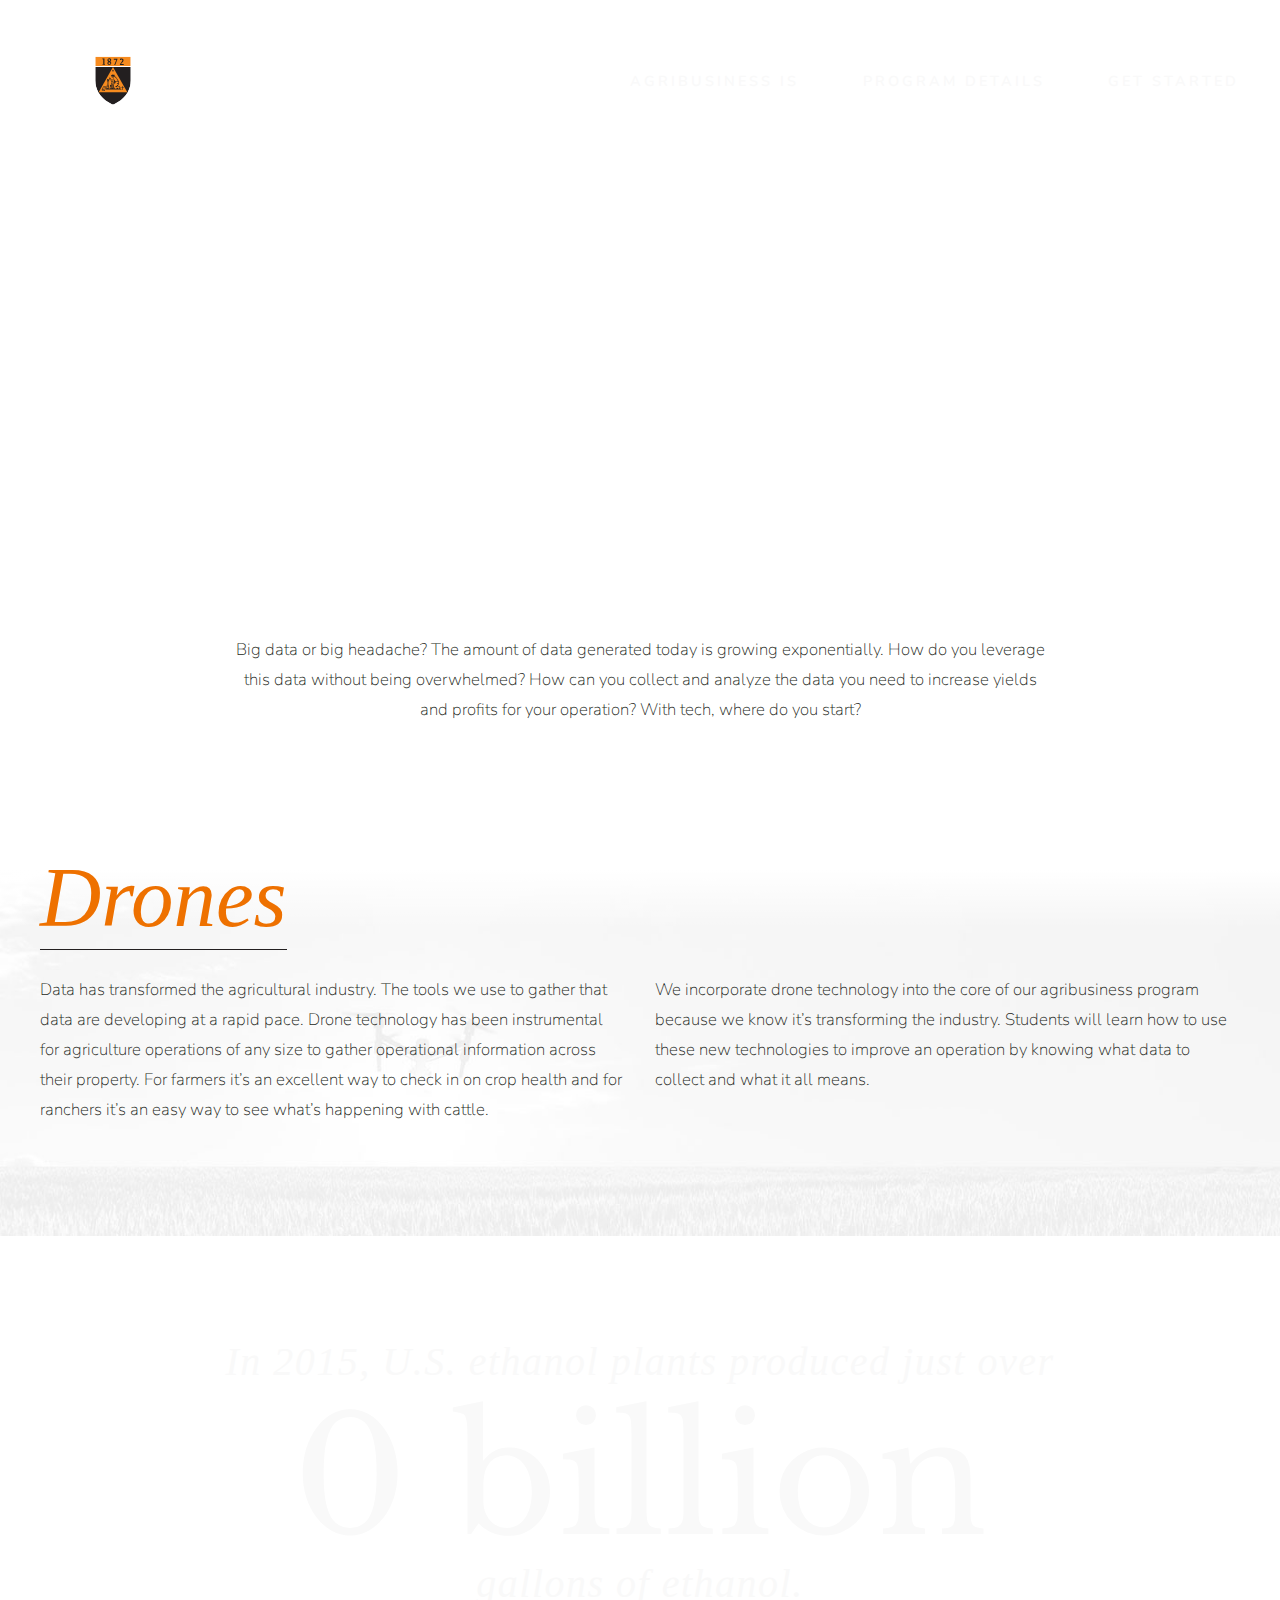
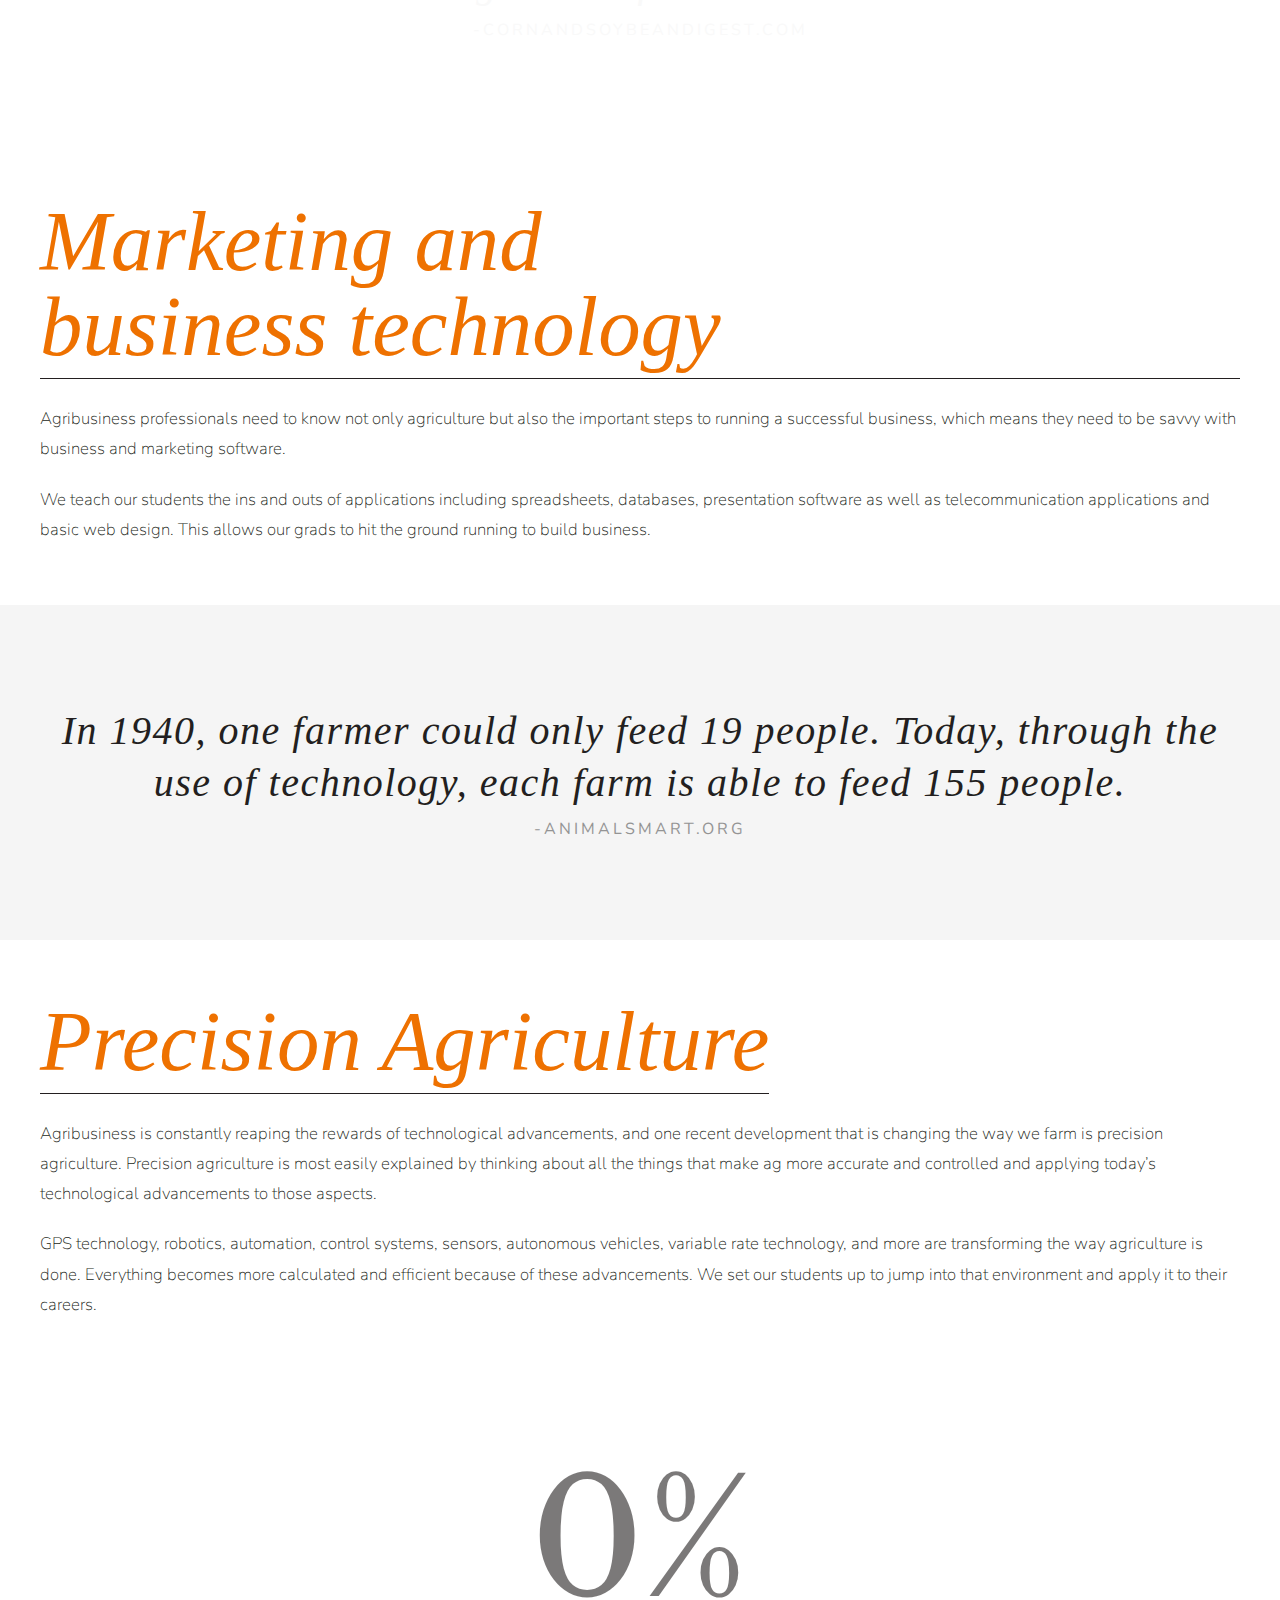
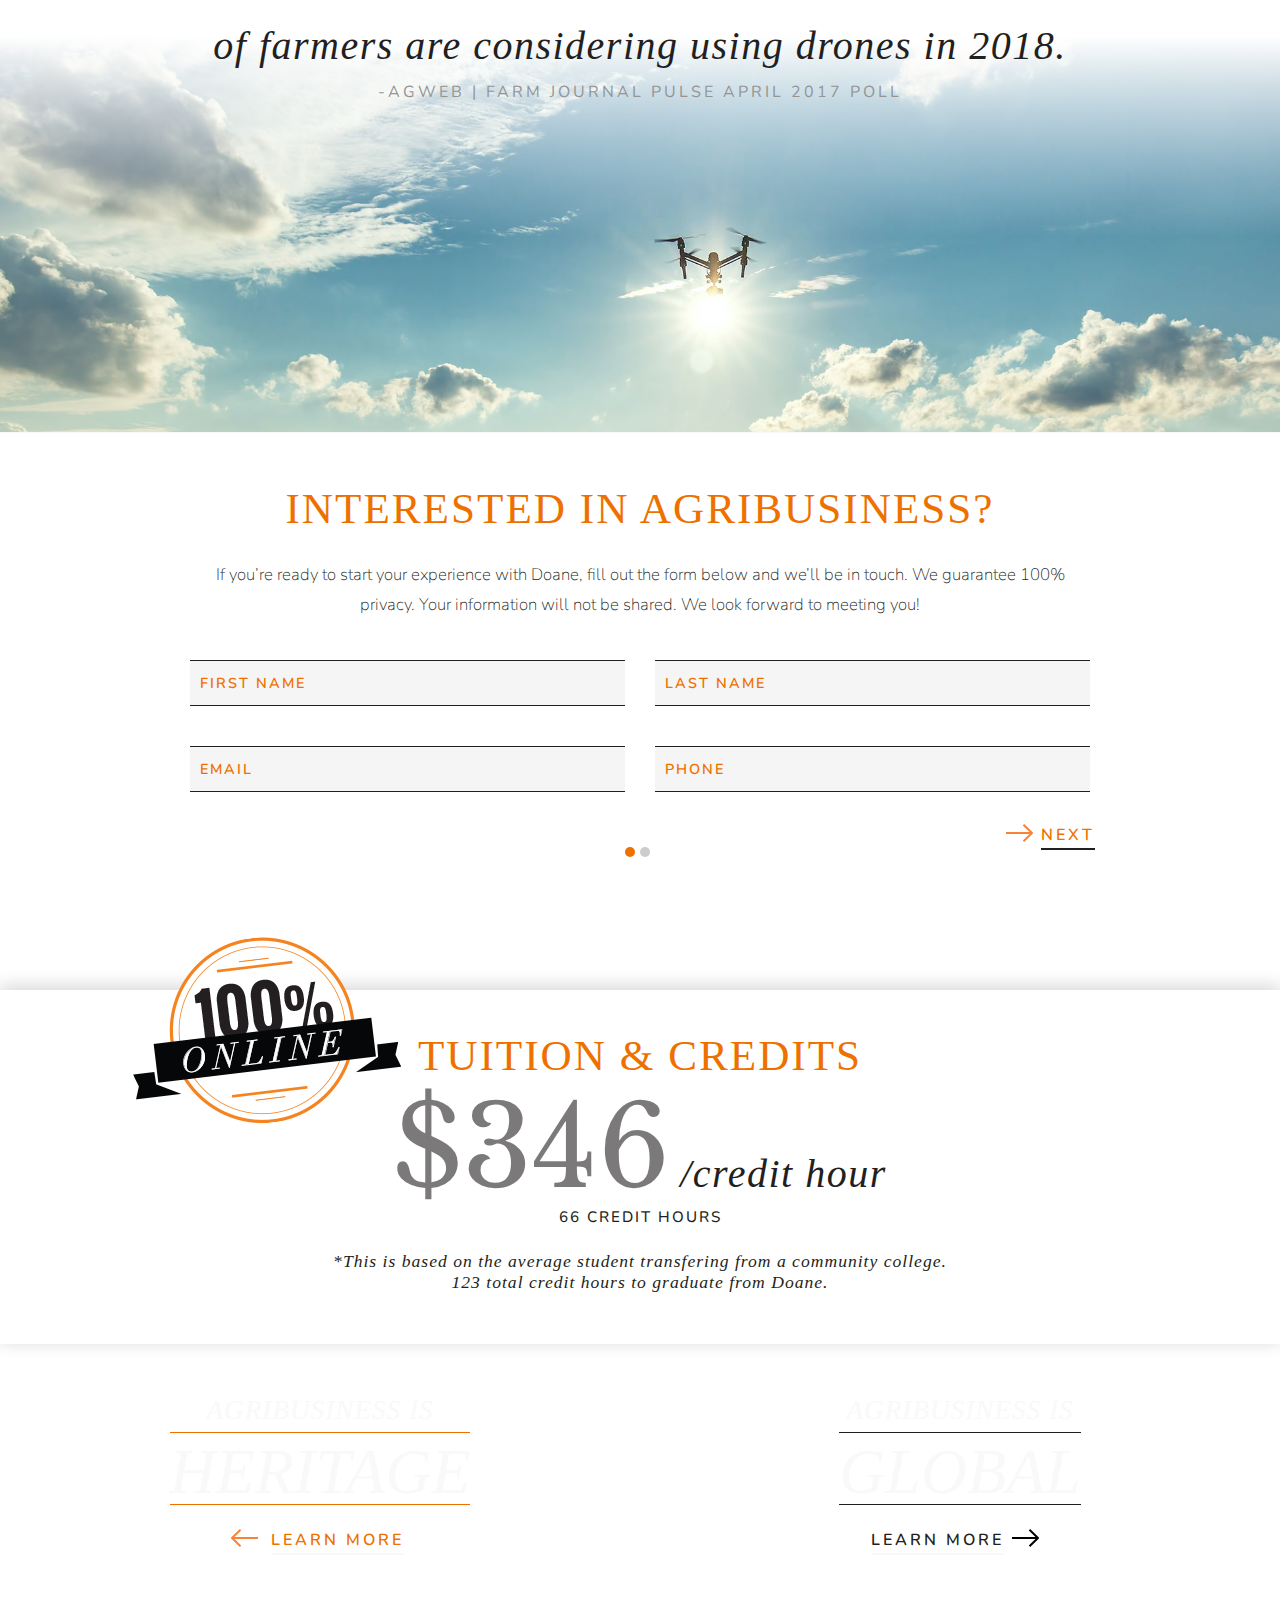
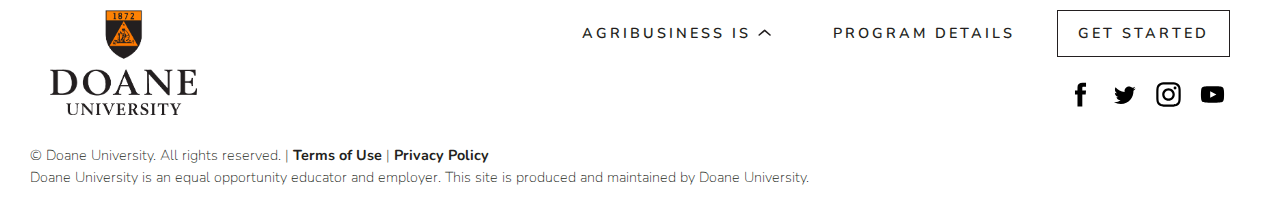
<file: focus_technology.html>
<!doctype html>
<html lang="en">
<head>
	<meta charset="utf-8">
	<title>Doane Agribusines</title>
	<meta name="viewport" content="width=device-width, initial-scale=1">
	<meta name="format-detection" content="telephone=no">
	<!-- Open Graph data -->
	<meta property="og:title" content="TITLE HERE" />
	<meta property="og:type" content="website" />
	<meta property="og:url" content="URL HERE" />
	<meta property="og:image" content="images/facebook-share.jpg" />
	<meta property="og:description" content="DESCRIPTION HERE" /> 
	<meta property="og:site_name" content="Doane University - Agribusiness" />
	<link rel="icon" type="image/x-icon" href="favicon.ico" />
	<link rel="icon" type="image/png" href="favicon.png" />
	<link rel="stylesheet" type="text/css" href="https://cloud.typography.com/6556036/6897992/css/fonts.css" />
	<link href="https://fonts.googleapis.com/css?family=Libre+Baskerville:400,700|Nunito:300,400,700" rel="stylesheet">
	<link rel="stylesheet" href="stylesheets/styles.css">
	<!--[if lt IE 9]>
    	<link rel="stylesheet" href="css/ie.css">
    	<script src="https://cdnjs.cloudflare.com/ajax/libs/html5shiv/3.7.3/html5shiv.js"></script>
	<![endif]-->
</head>
<body class="focus technology">
	<div class="pagewrapper">
		<div class="mobilenav"><!-- Mobile nav -->
			<a href="index.html" class="mobile_logo" title="Doane University Agribusiness">Doane University Agribusiness</a>
			<button class="mobile_menu_button">
				<span class="menubtn_bars"><span class="menubtn_bars_inside"></span></span>
			</button>
			<nav>
				<a href="javascript:void()" class="agis">Agribusiness is 
					<span class="dropdownarrow">
						<svg version="1.1" id="Layer_2" xmlns="http://www.w3.org/2000/svg" xmlns:xlink="http://www.w3.org/1999/xlink" x="0px" y="0px"
							 viewBox="0 0 65.2 34.1" style="enable-background:new 0 0 65.2 34.1;" xml:space="preserve">
						<style type="text/css">
							.st0{fill:none;stroke-width:8;stroke-linecap:round;stroke-linejoin:round;stroke-miterlimit:10;}
						</style>
						<polyline class="st0" points="5,5 31.8,28.7 59.2,5 "/>
						</svg>
					</span>
				</a>
				<div class="dropdown">
					<a href="focus_global.html" class="page" title="Agribusiness is global">Global</a>
					<a href="focus_sustainability.html" class="page" title="Agribusiness is sustainable">Sustainability</a>
					<a href="focus_morethanfarming.html" class="page" title="Agribusiness is more than just farming">More than <span>just</span> farming</a>
					<a href="focus_heritage.html" class="page" title="Agribusiness is heritage">Heritage</a>
					<a href="focus_technology.html" class="page" title="Agribusiness is technology">Technology</a>
				</div>
				<a href="programdetails.html" class="programdetails" title="Program Details">Program details</a>
				<a href="#getstarted" class="button" title="Get Started">Get Started</a>
				<div class="mobile_social">
					<a href="#" class="facebook" title="Doane on Facebook"><svg viewBox="0 0 512 512"><path d="M211.9 197.4h-36.7v59.9h36.7V433.1h70.5V256.5h49.2l5.2-59.1h-54.4c0 0 0-22.1 0-33.7 0-13.9 2.8-19.5 16.3-19.5 10.9 0 38.2 0 38.2 0V82.9c0 0-40.2 0-48.8 0 -52.5 0-76.1 23.1-76.1 67.3C211.9 188.8 211.9 197.4 211.9 197.4z"/></svg></a>
					<a href="#" class="twitter" title="Doane on Twitter"><svg viewBox="0 0 512 512"><path d="M419.6 168.6c-11.7 5.2-24.2 8.7-37.4 10.2 13.4-8.1 23.8-20.8 28.6-36 -12.6 7.5-26.5 12.9-41.3 15.8 -11.9-12.6-28.8-20.6-47.5-20.6 -42 0-72.9 39.2-63.4 79.9 -54.1-2.7-102.1-28.6-134.2-68 -17 29.2-8.8 67.5 20.1 86.9 -10.7-0.3-20.7-3.3-29.5-8.1 -0.7 30.2 20.9 58.4 52.2 64.6 -9.2 2.5-19.2 3.1-29.4 1.1 8.3 25.9 32.3 44.7 60.8 45.2 -27.4 21.4-61.8 31-96.4 27 28.8 18.5 63 29.2 99.8 29.2 120.8 0 189.1-102.1 185-193.6C399.9 193.1 410.9 181.7 419.6 168.6z"/></svg></a>
					<a href="#" class="instagram" title="Doane on Instagram"><svg viewBox="0 0 512 512"><g><path d="M256 109.3c47.8 0 53.4 0.2 72.3 1 17.4 0.8 26.9 3.7 33.2 6.2 8.4 3.2 14.3 7.1 20.6 13.4 6.3 6.3 10.1 12.2 13.4 20.6 2.5 6.3 5.4 15.8 6.2 33.2 0.9 18.9 1 24.5 1 72.3s-0.2 53.4-1 72.3c-0.8 17.4-3.7 26.9-6.2 33.2 -3.2 8.4-7.1 14.3-13.4 20.6 -6.3 6.3-12.2 10.1-20.6 13.4 -6.3 2.5-15.8 5.4-33.2 6.2 -18.9 0.9-24.5 1-72.3 1s-53.4-0.2-72.3-1c-17.4-0.8-26.9-3.7-33.2-6.2 -8.4-3.2-14.3-7.1-20.6-13.4 -6.3-6.3-10.1-12.2-13.4-20.6 -2.5-6.3-5.4-15.8-6.2-33.2 -0.9-18.9-1-24.5-1-72.3s0.2-53.4 1-72.3c0.8-17.4 3.7-26.9 6.2-33.2 3.2-8.4 7.1-14.3 13.4-20.6 6.3-6.3 12.2-10.1 20.6-13.4 6.3-2.5 15.8-5.4 33.2-6.2C202.6 109.5 208.2 109.3 256 109.3M256 77.1c-48.6 0-54.7 0.2-73.8 1.1 -19 0.9-32.1 3.9-43.4 8.3 -11.8 4.6-21.7 10.7-31.7 20.6 -9.9 9.9-16.1 19.9-20.6 31.7 -4.4 11.4-7.4 24.4-8.3 43.4 -0.9 19.1-1.1 25.2-1.1 73.8 0 48.6 0.2 54.7 1.1 73.8 0.9 19 3.9 32.1 8.3 43.4 4.6 11.8 10.7 21.7 20.6 31.7 9.9 9.9 19.9 16.1 31.7 20.6 11.4 4.4 24.4 7.4 43.4 8.3 19.1 0.9 25.2 1.1 73.8 1.1s54.7-0.2 73.8-1.1c19-0.9 32.1-3.9 43.4-8.3 11.8-4.6 21.7-10.7 31.7-20.6 9.9-9.9 16.1-19.9 20.6-31.7 4.4-11.4 7.4-24.4 8.3-43.4 0.9-19.1 1.1-25.2 1.1-73.8s-0.2-54.7-1.1-73.8c-0.9-19-3.9-32.1-8.3-43.4 -4.6-11.8-10.7-21.7-20.6-31.7 -9.9-9.9-19.9-16.1-31.7-20.6 -11.4-4.4-24.4-7.4-43.4-8.3C310.7 77.3 304.6 77.1 256 77.1L256 77.1z"/><path d="M256 164.1c-50.7 0-91.9 41.1-91.9 91.9s41.1 91.9 91.9 91.9 91.9-41.1 91.9-91.9S306.7 164.1 256 164.1zM256 315.6c-32.9 0-59.6-26.7-59.6-59.6s26.7-59.6 59.6-59.6 59.6 26.7 59.6 59.6S288.9 315.6 256 315.6z"/><circle cx="351.5" cy="160.5" r="21.5"/></g></svg></a>
					<a href="#" class="youtube" title="Doane on Youtube"><svg viewBox="0 0 512 512"><path d="M422.6 193.6c-5.3-45.3-23.3-51.6-59-54 -50.8-3.5-164.3-3.5-215.1 0 -35.7 2.4-53.7 8.7-59 54 -4 33.6-4 91.1 0 124.8 5.3 45.3 23.3 51.6 59 54 50.9 3.5 164.3 3.5 215.1 0 35.7-2.4 53.7-8.7 59-54C426.6 284.8 426.6 227.3 422.6 193.6zM222.2 303.4v-94.6l90.7 47.3L222.2 303.4z"/></svg></a>
				</div>
			</nav>
		</div>
		<div class="navigation_wrapper"><!-- Static Navigation -->
			<button class="mobile_menu_button">
				<span class="menubtn_bars"><span class="menubtn_bars_inside"></span></span>
			</button>
			<div class="navigation">
				<a href="/" class="logo" title="Doane University Agribusiness">Doane University</a>
				<nav>
					<div class="navitem_dropdown">
						<a href="javascript:void()" class="agis">Agribusiness is 
							<span class="dropdownarrow">
								<svg version="1.1" xmlns="http://www.w3.org/2000/svg" xmlns:xlink="http://www.w3.org/1999/xlink" x="0px" y="0px"
									 viewBox="0 0 65.2 34.1" style="enable-background:new 0 0 65.2 34.1;" xml:space="preserve">
								<style type="text/css">
									.st0{fill:none;stroke-width:8;stroke-linecap:round;stroke-linejoin:round;stroke-miterlimit:10;}
								</style>
								<polyline class="st0" points="5,5 31.8,28.7 59.2,5 "/>
								</svg>
							</span>
						</a>
						<div class="dropdown">
							<a href="focus_global.html" class="page" title="Agribusiness is Global">
								<span class="pagename_wrapper">
									<span class="pagename">Global</span>
								</span>
								<span class="pageimage">
									<img src="images/dropdown_global.jpg" alt="Agribusiness is Global"/>
								</span>
							</a>
							<a href="focus_sustainability.html" class="page"  title="Agribusiness is Sustainability">
								<span class="pagename_wrapper">
									<span class="pagename">Sustainability</span>
								</span>
								<span class="pageimage">
									<img src="images/dropdown_sustainability.jpg" alt="Agribusiness is Sustainability"/>
								</span>
							</a>
							<a href="focus_morethanfarming.html" class="page farming" title="Agribusiness is More Than Just Farming">
								<span class="pagename_wrapper">
									<span class="pagename">More than <span>just</span>&nbsp;farming</span>
								</span>
								<span class="pageimage">
									<img src="images/dropdown_morefarming.jpg" alt="Agribusiness is More Than Just Farming"/>
								</span>
							</a>
							<a href="focus_heritage.html" class="page" title="Agribusiness is Heritage">
								<span class="pagename_wrapper">
									<span class="pagename">Heritage</span>
								</span>
								<span class="pageimage">
									<img src="images/dropdown_heritage.jpg" alt="Agribusiness is Heritage"/>
								</span>
							</a>
							<a href="focus_technology.html" class="page" title="Agribusiness is Technology">
								<span class="pagename_wrapper">
									<span class="pagename">Technology</span>
								</span>
								<span class="pageimage">
									<img src="images/dropdown_technology.jpg" alt="Agribusiness is Technology"/>
								</span>
							</a>
						</div>
					</div>
					<a href="programdetails.html" class="programdetails" tilte="Progarm Details">Program details</a>
					<a href="#getstarted" class="button" title="Get Started">Get Started</a>
				</nav>
			</div>
		</div>
		<div class="navigation_wrapper stickynav"> <!-- Sticky nav -->
			<button class="mobile_menu_button">
				<span class="menubtn_bars"><span class="menubtn_bars_inside"></span></span>
			</button>
			<div class="navigation">
				<a href="/" class="logo" title="Doane University Agribusiness">Doane University</a>
				<nav>
					<div class="navitem_dropdown">
						<a href="javascript:void()" class="agis">Agribusiness is 
							<span class="dropdownarrow">
								<svg version="1.1" xmlns="http://www.w3.org/2000/svg" xmlns:xlink="http://www.w3.org/1999/xlink" x="0px" y="0px"
									 viewBox="0 0 65.2 34.1" style="enable-background:new 0 0 65.2 34.1;" xml:space="preserve">
								<style type="text/css">
									.st0{fill:none;stroke-width:8;stroke-linecap:round;stroke-linejoin:round;stroke-miterlimit:10;}
								</style>
								<polyline class="st0" points="5,5 31.8,28.7 59.2,5 "/>
								</svg>
							</span>
						</a>
						<div class="dropdown">
							<a href="focus_global.html" class="page" title="Agribusiness is Global">
								<span class="pagename_wrapper">
									<span class="pagename">Global</span>
								</span>
								<span class="pageimage">
									<img src="images/dropdown_global.jpg" alt="Agribusiness is Global"/>
								</span>
							</a>
							<a href="focus_sustainability.html" class="page"  title="Agribusiness is Sustainability">
								<span class="pagename_wrapper">
									<span class="pagename">Sustainability</span>
								</span>
								<span class="pageimage">
									<img src="images/dropdown_sustainability.jpg" alt="Agribusiness is Sustainability"/>
								</span>
							</a>
							<a href="focus_morethanfarming.html" class="page farming" title="Agribusiness is More Than Just Farming">
								<span class="pagename_wrapper">
									<span class="pagename">More than <span>just</span>&nbsp;farming</span>
								</span>
								<span class="pageimage">
									<img src="images/dropdown_morefarming.jpg" alt="Agribusiness is More Than Just Farming"/>
								</span>
							</a>
							<a href="focus_heritage.html" class="page" title="Agribusiness is Heritage">
								<span class="pagename_wrapper">
									<span class="pagename">Heritage</span>
								</span>
								<span class="pageimage">
									<img src="images/dropdown_heritage.jpg" alt="Agribusiness is Heritage"/>
								</span>
							</a>
							<a href="focus_technology.html" class="page" title="Agribusiness is Technology">
								<span class="pagename_wrapper">
									<span class="pagename">Technology</span>
								</span>
								<span class="pageimage">
									<img src="images/dropdown_technology.jpg" alt="Agribusiness is Technology"/>
								</span>
							</a>
						</div>
					</div>
					<a href="programdetails.html" class="programdetails" title="Program Details">Program details</a>
					<a href="#getstarted" class="button" title="Get Started">Get Started</a>
				</nav>
				
			</div>
		</div>
		<div class="header_wrapper parallax-window" data-parallax="scroll" data-image-src="images/header_technology.jpg">
			<div class="header">
				<div class="header_content">
					<h1><span class="toptext">Agribusiness is</span><span class="bottomtext">Technology</span></h1>
					<h2>Doane teaches you the technology necessary to keep your business one step ahead.</h2>
					<span class="scroll">
						<span class="scroll_arrow">
							<svg version="1.1" id="Layer_1" xmlns="http://www.w3.org/2000/svg" xmlns:xlink="http://www.w3.org/1999/xlink" x="0px" y="0px"
								 viewBox="0 0 65.2 34.1" style="enable-background:new 0 0 65.2 34.1;" xml:space="preserve">
							<style type="text/css">
								.st0{fill:none;stroke:#ffffff;stroke-width:8;stroke-linecap:round;stroke-linejoin:round;stroke-miterlimit:10;}
							</style>
							<polyline class="st0" points="5,5 31.8,28.7 59.2,5 "/>
							</svg>

						</span>
						<span class="scroll_arrow">
							<svg version="1.1" id="Layer_1" xmlns="http://www.w3.org/2000/svg" xmlns:xlink="http://www.w3.org/1999/xlink" x="0px" y="0px"
								 viewBox="0 0 65.2 34.1" style="enable-background:new 0 0 65.2 34.1;" xml:space="preserve">
							<style type="text/css">
								.st0{fill:none;stroke:#ffffff;stroke-width:8;stroke-linecap:round;stroke-linejoin:round;stroke-miterlimit:10;}
							</style>
							<polyline class="st0" points="5,5 31.8,28.7 59.2,5 "/>
							</svg>
						</span>
					</span>
				</div>
			</div>
		</div>
		<div class="section_wrapper section_intro">
			<div class="section">
				<p>Big data or big headache? The amount of data generated today is growing exponentially. How do you leverage this data without being overwhelmed? How can you collect and analyze the data you need to increase yields and profits for your operation? With tech, where do you start?</p>
			</div>
		</div>
		<div class="section_wrapper" style="background-image:url(images/sectionbg_drone.jpg);">
			<div class="section">
				<h2>Drones</h2>
				<div class="twocol">
					<div class="col1">
						<p>Data has transformed the agricultural industry. The tools we use to gather that data are developing at a rapid pace. Drone technology has been instrumental for agriculture operations of any size to gather operational information across their property. For farmers it’s an excellent way to check in on crop health and for ranchers it’s an easy way to see what’s happening with cattle.</p>

						
					</div>
					<div class="col2">
						<p>We incorporate drone technology into the core of our agribusiness program because we know it’s transforming the industry. Students will learn how to use these new technologies to improve an operation by knowing what data to collect and what it all means.</p>
					</div>
				</div>
			</div>
		</div>
		<div class="section_wrapper stat_two parallax-window" data-parallax="scroll" data-image-src="images/sectionbgor_silos.jpg">
			<div class="section">
				<p class="stat">
					<span class="text">In 2015, U.S. ethanol plants produced just over</span>
					<span class="number long"><span class="count" data-count="15">0</span> billion</span>
					<span class="text">gallons of ethanol.</span>
					<span class="stat_source">-cornandsoybeandigest.com</span>
				</p>
			</div>
		</div>
		<div class="section_wrapper technology">
			<div class="section">
				<h2>Marketing and business&nbsp;technology</h2>
				<p>Agribusiness professionals need to know not only agriculture but also the important steps to running a successful business, which means they need to be savvy with business and marketing software.</p>
				<p>We teach our students the ins and outs of applications including spreadsheets, databases, presentation software as well as telecommunication applications and basic web design. This allows our grads to hit the ground running to build business.</p>
			</div>
		</div>	
		<div class="section_wrapper section_stat stat_three">
			<div class="section">
				<p class="stat">
					<span class="text">In 1940, one farmer could only feed 19 people. Today, through the use of technology, each farm is able to feed 155 people.</span>
					<span class="stat_source">-animalsmart.org</span>
				</p>
			</div>
		</div>
		<div class="section_wrapper">
			<div class="section">
				<h2>Precision Agriculture</h2>
				<p>Agribusiness is constantly reaping the rewards of technological advancements, and one recent development that is changing the way we farm is precision agriculture. Precision agriculture is most easily explained by thinking about all the things that make ag more accurate and controlled and applying today’s technological advancements to those aspects.</p>

				<p>GPS technology, robotics, automation, control systems, sensors, autonomous vehicles, variable rate technology, and more are transforming the way agriculture is done. Everything becomes more calculated and efficient because of these advancements. We set our students up to jump into that environment and apply it to their careers.</p>
			</div>
		</div>
		<div class="section_wrapper stat_one" style="background-image:url(images/sectionbg_drone2.jpg);">
			<div class="section">
				<p class="stat">
					<span class="number"><span class="count" data-count="31">0</span>%</span>
					<span class="text">of farmers are considering using drones in 2018.</span>
					<span class="stat_source">-AgWeb | Farm Journal Pulse April 2017 Poll</span>
				</p>
			</div>
		</div>
		
		<div class="section_wrapper section_getstarted"  id="getstarted">
			<div class="section">
				<h3>Interested in Agribusiness?</h3>
				<p>If you’re ready to start your experience with Doane, fill out the form below and we’ll be in touch. We guarantee 100% privacy. Your information will not be shared. We look forward to meeting you!</p>
				<form id="msform" class="form" method="post" action="">
					<div class="step-1 step">
						<div class="field half">
							<label for="f_name" class="inputlabel">First Name</label>
							<input type="text" name="f_name" id="f_name" class="floatlabel" tabindex="1">
						</div>
						<div class="field half">
							<label for="l_name" class="inputlabel">Last Name</label>
							<input type="text" name="l_name" id="l_name" class="floatlabel" tabindex="2">
						</div>
						<div class="field half">
							<label for="email" class="inputlabel">Email</label>
							<input type="text" name="email" id="email" class="floatlabel" tabindex="3">
						</div>
						<div class="field half">
							<label for="phone" class="inputlabel">Phone</label>
							<input type="text" name="phone" id="phone" class="floatlabel" tabindex="4">
						</div>
					</div>
					<div class="step-2 step">
						<div class="field half focus">
							<label for="program"  class="inputlabel">Program</label>
							<select name="program" id="programFirstChoice" onchange="this.className=this.options[this.selectedIndex].className" class="floatlabel"  tabindex="5">
									<option value="UND.BA.CPS" data-program="Undeclared">Undeclared</option>
									<option value="AGR.BA" data-program="Agribusiness">Agribusiness</option>
									<option value="CRJ.BA" data-program="Criminal Justice">Criminal Justice</option>
									<option value="GRD.BA" data-program="Graphic Design">Graphic Design</option>
									<option value="HSI.BS" data-program="Health Sciences">Health Sciences</option>
									<option value="NRS.BSN" data-program="RN to BSN">RN to BSN</option>
									<option value="HRE.BA" data-program="Human Relations">Human Relations</option>
									<option value="ISY_SFT.BS" data-program="Information Systems &amp; Technology">Information Systems &amp; Technology</option>
									<option value="LIBART.BA" data-program="Liberal Arts Studies">Liberal Arts Studies</option>
									<option value="ORGCM.BA" data-program="Organizational Communication">Organizational Communication</option>
									<option value="ACCT.BA" data-program="Professional Studies in Accounting">Professional Studies in Accounting</option>
									<option value="BUSA_GEN.BA" data-program="Professional Studies in Business Administration">Professional Studies in Business Administration</option>
									<option value="PADM.BA" data-program="Public Administration">Public Administration</option>
									<option value="ED.AC.CI.MED" data-program="Initial Certification at the Advanced Level">Initial Certification at the Advanced Level</option>
									<option value="COU.MA" data-program="Master of Arts in Counseling">Master of Arts in Counseling</option>
									<option value="ED.SC.MED" data-program="Master of Arts in Counseling with School Counseling Emphasis">Master of Arts in Counseling with School Counseling Emphasis</option>
									<option value="MGT.MA" data-program="Master of Arts in Management">Master of Arts in Management</option>
									<option value="BA.MBA" data-program="Master of Business Administration" selected="selected">Master of Business Administration</option>
									<option value="ED.CI.MED" data-program="Master of Education in Curriculum and Instruction">Master of Education in Curriculum and Instruction</option>
									<option value="EDL.MED" data-program="Master of Education in Educational Leadership">Master of Education in Educational Leadership</option>
				  					<option value="IDT.MS" data-program="Master of Science in Instructional Design and Technology">Master of Science in Instructional Design and Technology</option>
									<option value="ED.ESL.CERT" data-program="English as a Second Language Teaching Endorsement">English as a Second Language Teaching Endorsement</option>
									<option value="ED.EDC.CERT" data-program="Early Childhood Teaching Endorsement">Early Childhood Teaching Endorsement</option>
									<option value="ED.SPED.CERT" data-program="Mild, Moderate Special Education Teaching Endorsement">Mild, Moderate Special Education Teaching Endorsement</option>
									<option value="ED.READ.CERT" data-program="Reading Specialist Teaching Endorsement">Reading Specialist Teaching Endorsement</option>
									<option value="ED.ESD.PM" data-program="Education Specialist ">Education Specialist </option>
									<option value="EDU.ND">Graduate Education - Non-Degree</option>
									<option value="ED.EDD" data-program="Doctorate in Education">Doctorate in Education</option>
							</select>
						</div>
						<div class="field half focus">
							<label for="location" class="inputlabel">Location</label>
							<select name="location" class="unselect floatlabel" id="locationSecondChoice"  tabindex="6">
									<option class="default" value="base" disabled>Location</option>
									<option value="LINC">Lincoln</option>
									<option value="OMAHA">Omaha</option>
									<option value="GI">Grand Island</option>
									<option value="ONLIN" selected>Online</option>
							</select>
						</div>
							<div class="field full">
								<label for="comments" class="no-hide inputlabel">Additional questions or comments</label>
								<textarea name="comments" id="comments" class="floatlabel"  tabindex="7"></textarea>
							</div>
						<p class="privacy">By submitting this information, you authorize Doane University to call you at the phone number provided.</p>
					</div>
					<div class="controls">
						<span class="action back"><span>Back</span></span>
						<span class="action next"><span>Next</span></span>
						<button type="submit" class="action submit button"><span>Submit</span></button>	
					</div>
					<div class="step-counter">
						<ul class="steps" id="progressbar">
							<li class="step1-progress">Step 1</li>
							<li class="step2-progress">Step 2</li>
						</ul>
					</div>
				</form>
			</div>
		</div>
		<div class="section_wrapper section_tuition">
			<div class="section">
				<img src="images/badge.png" class="badge" alt="100% online">
				<h3>Tuition & Credits</h3>
				<p class="cost"><span class="number">$346</span> <span class="costper">/credit hour</span></p>
				<p class="cost_for">66 credit hours</p>
				<p class="cost_note">*This is based on the average student transfering from a community college.<br />123 total credit hours to graduate from Doane.</p>
			</div>
		</div>
		<div class="section_wrapper section_pagecta twocolumns">
			<div class="col1 parallax-window" data-parallax="scroll" data-image-src="images/ctabg_heritageprev.jpg">
				<div class="columninside">
					<h4><span class="top_head">Agribusiness is</span><span class="main_head">Heritage</span></h4>
					<a href="focus_heritage.html" class="button" title="Agribusiness is Heritage"><span>Learn More</span></a>
				</div>
			</div>
			<div class="col2 parallax-window" data-parallax="scroll" data-image-src="images/ctabg_globalnext.jpg">
				<div class="columninside">
					<h4><span class="top_head">Agribusiness is</span><span class="main_head">Global</span></h4>
					<a href="focus_global.html" class="button" title="Agribusiness is Global"><span>Learn More</span></a>
				</div>
			</div>
		</div>
		<div class="footer_wrapper">
			<div class="footer">
				<a href="index.html" class="footer_logo" title="Doane University Agribusiness"><img src="images/logoalt.png" alt="Doane University" /></a>
				<nav>
					<div class="navitem_dropdown">
						<a class="agis">Agribusiness is 
							<span class="dropdownarrow">
								<svg version="1.1" xmlns="http://www.w3.org/2000/svg" xmlns:xlink="http://www.w3.org/1999/xlink" x="0px" y="0px"
									 viewBox="0 0 65.2 34.1" style="enable-background:new 0 0 65.2 34.1;" xml:space="preserve">
								<style type="text/css">
									.st0{fill:none;stroke-width:8;stroke-linecap:round;stroke-linejoin:round;stroke-miterlimit:10;}
								</style>
								<polyline class="st0" points="5,5 31.8,28.7 59.2,5 "/>
								</svg>
							</span>
						</a>
						<div class="dropdown">
							<div class="dropdown_inside">
								<a href="focus_global.html" class="page" title="Agribusiness is Global">
									<span class="pagename_wrapper">
										<span class="pagename">Global</span>
									</span>
									<span class="pageimage">
										<img src="images/dropdown_global.jpg" alt="Agribusiness is Global"/>
									</span>
								</a>
								<a href="focus_sustainability.html" class="page"  title="Agribusiness is Sustainability">
									<span class="pagename_wrapper">
										<span class="pagename">Sustainability</span>
									</span>
									<span class="pageimage">
										<img src="images/dropdown_sustainability.jpg" alt="Agribusiness is Sustainability"/>
									</span>
								</a>
								<a href="focus_morethanfarming.html" class="page farming" title="Agribusiness is More Than Just Farming">
									<span class="pagename_wrapper">
										<span class="pagename">More than <span>just</span>&nbsp;farming</span>
									</span>
									<span class="pageimage">
										<img src="images/dropdown_morefarming.jpg" alt="Agribusiness is More Than Just Farming"/>
									</span>
								</a>
								<a href="focus_heritage.html" class="page" title="Agribusiness is Heritage">
									<span class="pagename_wrapper">
										<span class="pagename">Heritage</span>
									</span>
									<span class="pageimage">
										<img src="images/dropdown_heritage.jpg" alt="Agribusiness is Heritage"/>
									</span>
								</a>
								<a href="focus_technology.html" class="page" title="Agribusiness is Technology">
									<span class="pagename_wrapper">
										<span class="pagename">Technology</span>
									</span>
									<span class="pageimage">
										<img src="images/dropdown_technology.jpg" alt="Agribusiness is Technology"/>
									</span>
								</a>
							</div>
						</div>
					</div>
					<a href="programdetails.html" title="Program Details">Program details</a>
					<a href="#getstarted" class="button_alt" title="Get Started">Get Started</a>
				</nav>
				<div class="social">
					<a href="#" class="facebook" title="Doane on Facebook"><svg viewBox="0 0 512 512"><path d="M211.9 197.4h-36.7v59.9h36.7V433.1h70.5V256.5h49.2l5.2-59.1h-54.4c0 0 0-22.1 0-33.7 0-13.9 2.8-19.5 16.3-19.5 10.9 0 38.2 0 38.2 0V82.9c0 0-40.2 0-48.8 0 -52.5 0-76.1 23.1-76.1 67.3C211.9 188.8 211.9 197.4 211.9 197.4z"/></svg></a>
					<a href="#" class="twitter" title="Doane on Twitter"><svg viewBox="0 0 512 512"><path d="M419.6 168.6c-11.7 5.2-24.2 8.7-37.4 10.2 13.4-8.1 23.8-20.8 28.6-36 -12.6 7.5-26.5 12.9-41.3 15.8 -11.9-12.6-28.8-20.6-47.5-20.6 -42 0-72.9 39.2-63.4 79.9 -54.1-2.7-102.1-28.6-134.2-68 -17 29.2-8.8 67.5 20.1 86.9 -10.7-0.3-20.7-3.3-29.5-8.1 -0.7 30.2 20.9 58.4 52.2 64.6 -9.2 2.5-19.2 3.1-29.4 1.1 8.3 25.9 32.3 44.7 60.8 45.2 -27.4 21.4-61.8 31-96.4 27 28.8 18.5 63 29.2 99.8 29.2 120.8 0 189.1-102.1 185-193.6C399.9 193.1 410.9 181.7 419.6 168.6z"/></svg></a>
					<a href="#" class="instagram" title="Doane on Instagram"><svg viewBox="0 0 512 512"><g><path d="M256 109.3c47.8 0 53.4 0.2 72.3 1 17.4 0.8 26.9 3.7 33.2 6.2 8.4 3.2 14.3 7.1 20.6 13.4 6.3 6.3 10.1 12.2 13.4 20.6 2.5 6.3 5.4 15.8 6.2 33.2 0.9 18.9 1 24.5 1 72.3s-0.2 53.4-1 72.3c-0.8 17.4-3.7 26.9-6.2 33.2 -3.2 8.4-7.1 14.3-13.4 20.6 -6.3 6.3-12.2 10.1-20.6 13.4 -6.3 2.5-15.8 5.4-33.2 6.2 -18.9 0.9-24.5 1-72.3 1s-53.4-0.2-72.3-1c-17.4-0.8-26.9-3.7-33.2-6.2 -8.4-3.2-14.3-7.1-20.6-13.4 -6.3-6.3-10.1-12.2-13.4-20.6 -2.5-6.3-5.4-15.8-6.2-33.2 -0.9-18.9-1-24.5-1-72.3s0.2-53.4 1-72.3c0.8-17.4 3.7-26.9 6.2-33.2 3.2-8.4 7.1-14.3 13.4-20.6 6.3-6.3 12.2-10.1 20.6-13.4 6.3-2.5 15.8-5.4 33.2-6.2C202.6 109.5 208.2 109.3 256 109.3M256 77.1c-48.6 0-54.7 0.2-73.8 1.1 -19 0.9-32.1 3.9-43.4 8.3 -11.8 4.6-21.7 10.7-31.7 20.6 -9.9 9.9-16.1 19.9-20.6 31.7 -4.4 11.4-7.4 24.4-8.3 43.4 -0.9 19.1-1.1 25.2-1.1 73.8 0 48.6 0.2 54.7 1.1 73.8 0.9 19 3.9 32.1 8.3 43.4 4.6 11.8 10.7 21.7 20.6 31.7 9.9 9.9 19.9 16.1 31.7 20.6 11.4 4.4 24.4 7.4 43.4 8.3 19.1 0.9 25.2 1.1 73.8 1.1s54.7-0.2 73.8-1.1c19-0.9 32.1-3.9 43.4-8.3 11.8-4.6 21.7-10.7 31.7-20.6 9.9-9.9 16.1-19.9 20.6-31.7 4.4-11.4 7.4-24.4 8.3-43.4 0.9-19.1 1.1-25.2 1.1-73.8s-0.2-54.7-1.1-73.8c-0.9-19-3.9-32.1-8.3-43.4 -4.6-11.8-10.7-21.7-20.6-31.7 -9.9-9.9-19.9-16.1-31.7-20.6 -11.4-4.4-24.4-7.4-43.4-8.3C310.7 77.3 304.6 77.1 256 77.1L256 77.1z"/><path d="M256 164.1c-50.7 0-91.9 41.1-91.9 91.9s41.1 91.9 91.9 91.9 91.9-41.1 91.9-91.9S306.7 164.1 256 164.1zM256 315.6c-32.9 0-59.6-26.7-59.6-59.6s26.7-59.6 59.6-59.6 59.6 26.7 59.6 59.6S288.9 315.6 256 315.6z"/><circle cx="351.5" cy="160.5" r="21.5"/></g></svg></a>
					<a href="#" class="youtube" title="Doane on Youtube"><svg viewBox="0 0 512 512"><path d="M422.6 193.6c-5.3-45.3-23.3-51.6-59-54 -50.8-3.5-164.3-3.5-215.1 0 -35.7 2.4-53.7 8.7-59 54 -4 33.6-4 91.1 0 124.8 5.3 45.3 23.3 51.6 59 54 50.9 3.5 164.3 3.5 215.1 0 35.7-2.4 53.7-8.7 59-54C426.6 284.8 426.6 227.3 422.6 193.6zM222.2 303.4v-94.6l90.7 47.3L222.2 303.4z"/></svg></a>
				</div>
			</div>
			<div class="footer_bottom">
				<p>&copy; Doane University. All rights reserved.&nbsp;|&nbsp;<a href="#" title="Terms of Use">Terms&nbsp;of&nbsp;Use</a>&nbsp;|&nbsp;<a href="#" title="Privacy Policy">Privacy&nbsp;Policy</a></p>
				<p>Doane University is an equal opportunity educator and employer. This site is produced and maintained by Doane&nbsp;University.</p>
			</div>
		</div>
	</div>
	<script src="https://ajax.googleapis.com/ajax/libs/jquery/2.2.4/jquery.min.js"></script>
	<script src="http://ajax.aspnetcdn.com/ajax/jquery.validate/1.13.1/jquery.validate.js"></script>
	<script src="js/modernizer.js"></script>
	<script src="js/main.js"></script>
	<script>
		$(function () {
        	$('[data-paroller-factor]').paroller();
		});
	</script>
</body>
</html>
</file>
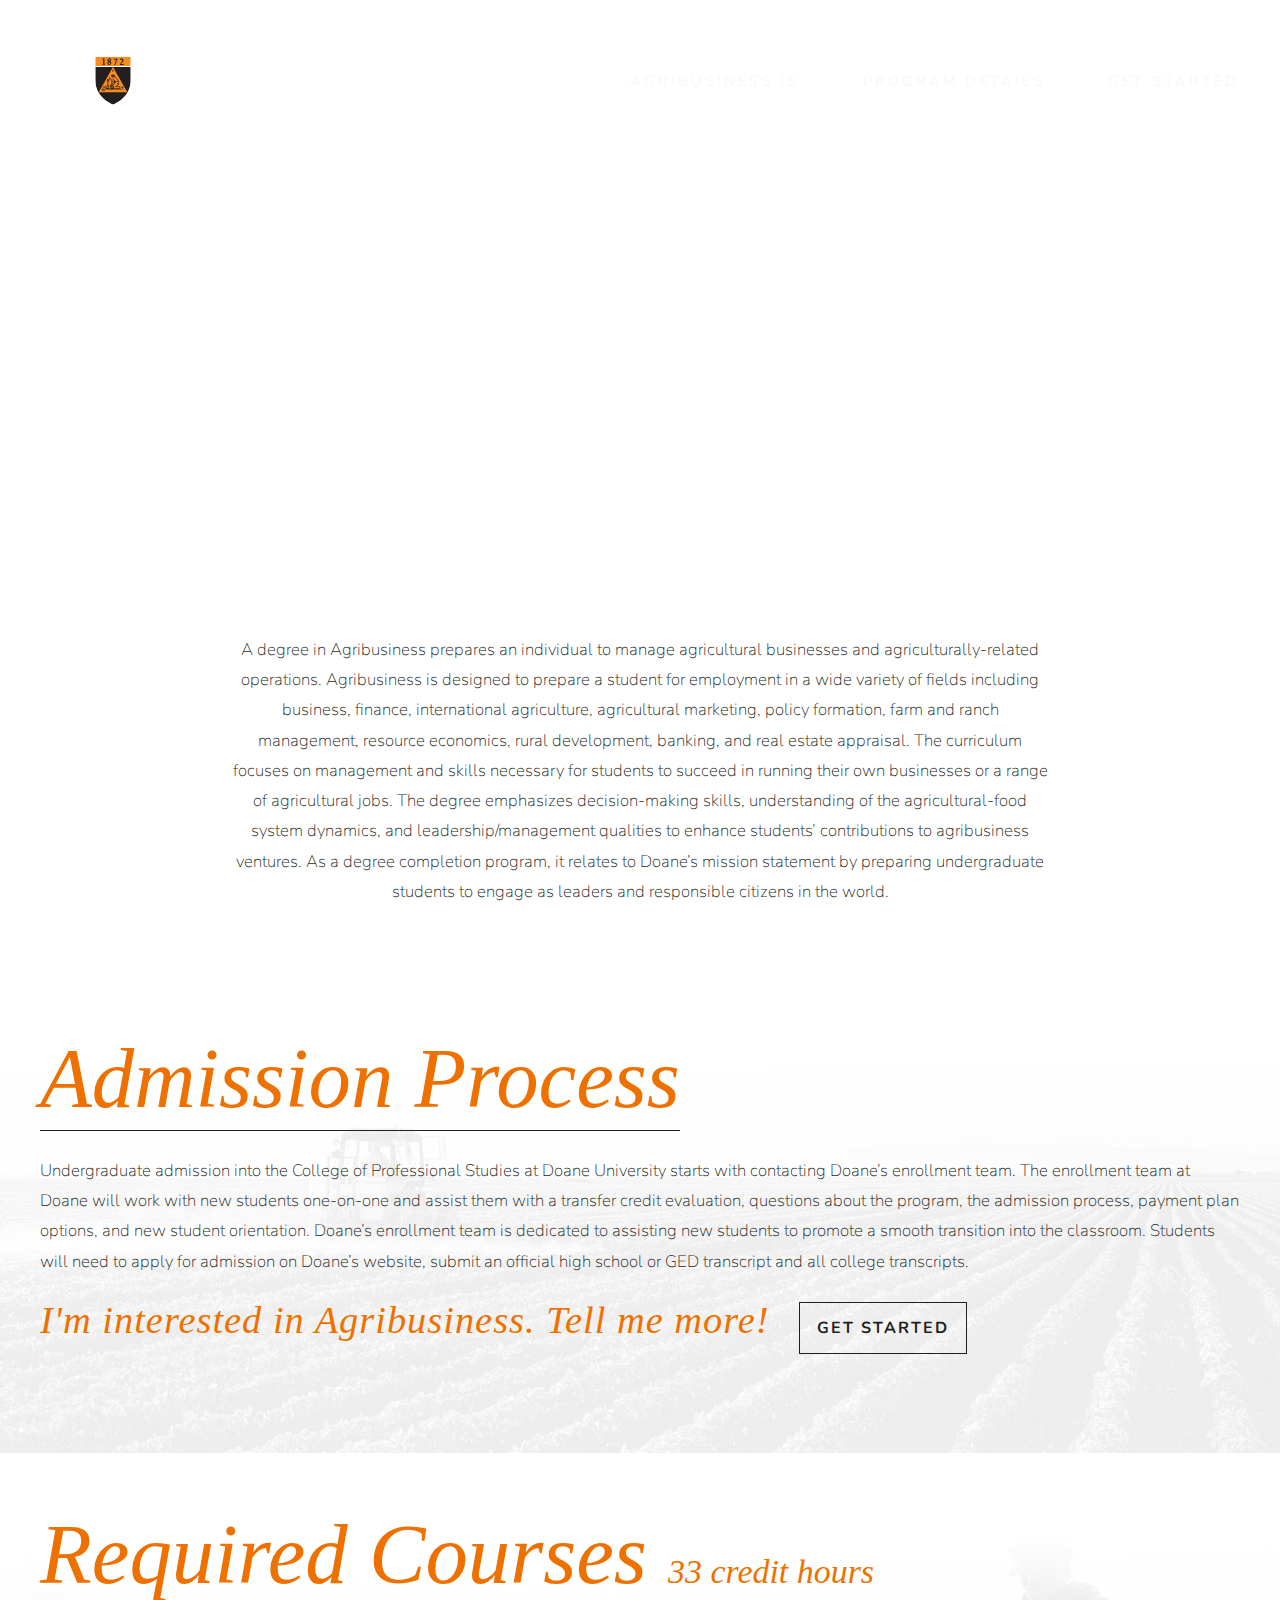
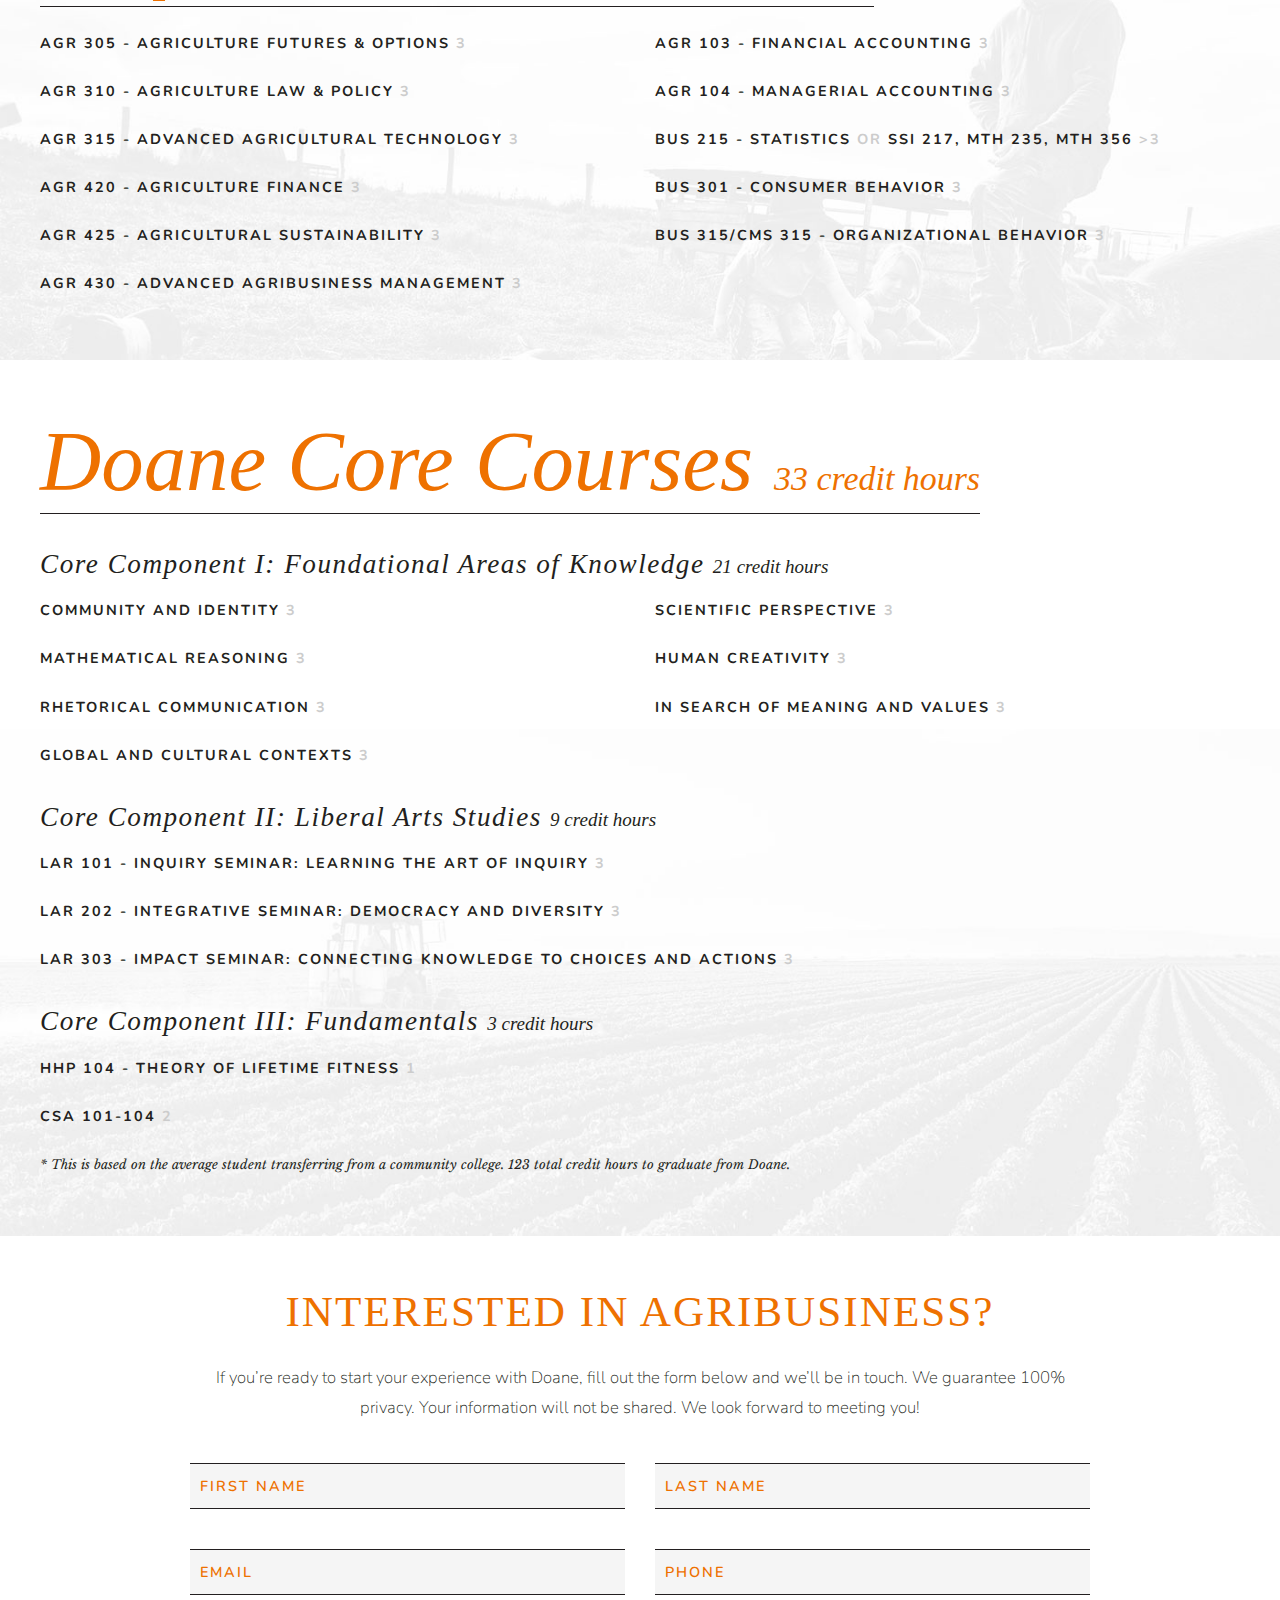
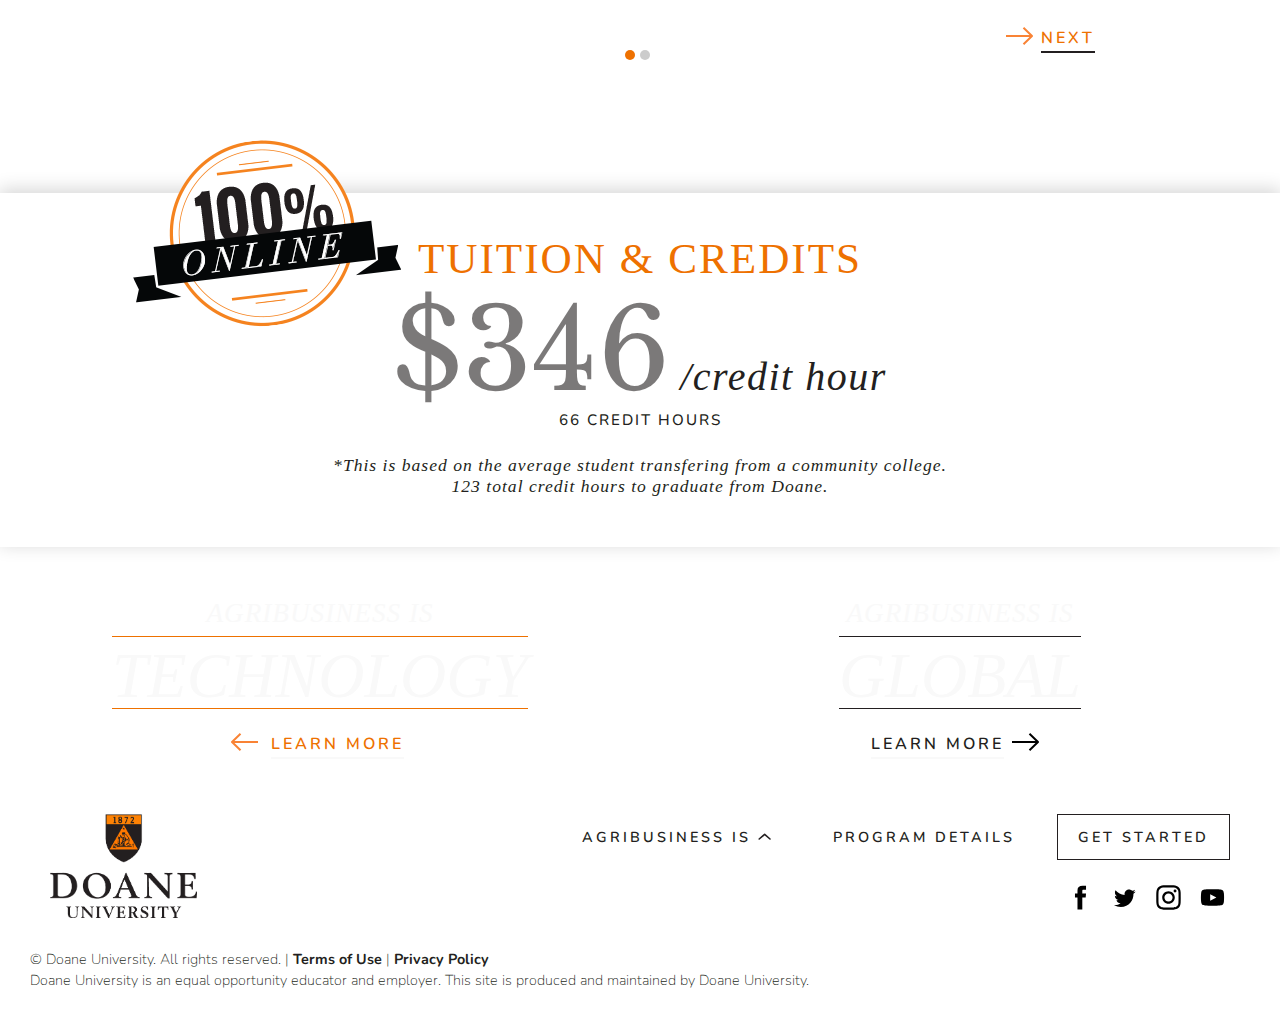
<file: programdetails.html>
<!doctype html>
<html lang="en">
<head>
	<meta charset="utf-8">
	<title>Doane Agribusines</title>
	<meta name="viewport" content="width=device-width, initial-scale=1">
	<meta name="format-detection" content="telephone=no">
	<!-- Open Graph data -->
	<meta property="og:title" content="TITLE HERE" />
	<meta property="og:type" content="website" />
	<meta property="og:url" content="URL HERE" />
	<meta property="og:image" content="images/facebook-share.jpg" />
	<meta property="og:description" content="DESCRIPTION HERE" /> 
	<meta property="og:site_name" content="Doane University - Agribusiness" />
	<link rel="icon" type="image/x-icon" href="favicon.ico" />
	<link rel="icon" type="image/png" href="favicon.png" />
	<link rel="stylesheet" type="text/css" href="https://cloud.typography.com/6556036/6897992/css/fonts.css" />
	<link href="https://fonts.googleapis.com/css?family=Libre+Baskerville:400,700|Nunito:300,400,700" rel="stylesheet">
	<link rel="stylesheet" href="stylesheets/styles.css">
	<!--[if lt IE 9]>
    	<link rel="stylesheet" href="css/ie.css">
    	<script src="https://cdnjs.cloudflare.com/ajax/libs/html5shiv/3.7.3/html5shiv.js"></script>
	<![endif]-->
</head>
<body class="interior">
	<div class="pagewrapper">
		<div class="mobilenav"><!-- Mobile nav -->
			<a href="index.html" class="mobile_logo" title="Doane University Agribusiness">Doane University Agribusiness</a>
			<button class="mobile_menu_button">
				<span class="menubtn_bars"><span class="menubtn_bars_inside"></span></span>
			</button>
			<nav>
				<a href="javascript:void()" class="agis">Agribusiness is 
					<span class="dropdownarrow">
						<svg version="1.1" id="Layer_2" xmlns="http://www.w3.org/2000/svg" xmlns:xlink="http://www.w3.org/1999/xlink" x="0px" y="0px"
							 viewBox="0 0 65.2 34.1" style="enable-background:new 0 0 65.2 34.1;" xml:space="preserve">
						<style type="text/css">
							.st0{fill:none;stroke-width:8;stroke-linecap:round;stroke-linejoin:round;stroke-miterlimit:10;}
						</style>
						<polyline class="st0" points="5,5 31.8,28.7 59.2,5 "/>
						</svg>
					</span>
				</a>
				<div class="dropdown">
					<a href="focus_global.html" class="page" title="Agribusiness is global">Global</a>
					<a href="focus_sustainability.html" class="page" title="Agribusiness is sustainable">Sustainability</a>
					<a href="focus_morethanfarming.html" class="page" title="Agribusiness is more than just farming">More than <span>just</span> farming</a>
					<a href="focus_heritage.html" class="page" title="Agribusiness is heritage">Heritage</a>
					<a href="focus_technology.html" class="page" title="Agribusiness is technology">Technology</a>
				</div>
				<a href="programdetails.html" class="programdetails" title="Program Details">Program details</a>
				<a href="#getstarted" class="button" title="Get Started">Get Started</a>
				<div class="mobile_social">
					<a href="#" class="facebook" title="Doane on Facebook"><svg viewBox="0 0 512 512"><path d="M211.9 197.4h-36.7v59.9h36.7V433.1h70.5V256.5h49.2l5.2-59.1h-54.4c0 0 0-22.1 0-33.7 0-13.9 2.8-19.5 16.3-19.5 10.9 0 38.2 0 38.2 0V82.9c0 0-40.2 0-48.8 0 -52.5 0-76.1 23.1-76.1 67.3C211.9 188.8 211.9 197.4 211.9 197.4z"/></svg></a>
					<a href="#" class="twitter" title="Doane on Twitter"><svg viewBox="0 0 512 512"><path d="M419.6 168.6c-11.7 5.2-24.2 8.7-37.4 10.2 13.4-8.1 23.8-20.8 28.6-36 -12.6 7.5-26.5 12.9-41.3 15.8 -11.9-12.6-28.8-20.6-47.5-20.6 -42 0-72.9 39.2-63.4 79.9 -54.1-2.7-102.1-28.6-134.2-68 -17 29.2-8.8 67.5 20.1 86.9 -10.7-0.3-20.7-3.3-29.5-8.1 -0.7 30.2 20.9 58.4 52.2 64.6 -9.2 2.5-19.2 3.1-29.4 1.1 8.3 25.9 32.3 44.7 60.8 45.2 -27.4 21.4-61.8 31-96.4 27 28.8 18.5 63 29.2 99.8 29.2 120.8 0 189.1-102.1 185-193.6C399.9 193.1 410.9 181.7 419.6 168.6z"/></svg></a>
					<a href="#" class="instagram" title="Doane on Instagram"><svg viewBox="0 0 512 512"><g><path d="M256 109.3c47.8 0 53.4 0.2 72.3 1 17.4 0.8 26.9 3.7 33.2 6.2 8.4 3.2 14.3 7.1 20.6 13.4 6.3 6.3 10.1 12.2 13.4 20.6 2.5 6.3 5.4 15.8 6.2 33.2 0.9 18.9 1 24.5 1 72.3s-0.2 53.4-1 72.3c-0.8 17.4-3.7 26.9-6.2 33.2 -3.2 8.4-7.1 14.3-13.4 20.6 -6.3 6.3-12.2 10.1-20.6 13.4 -6.3 2.5-15.8 5.4-33.2 6.2 -18.9 0.9-24.5 1-72.3 1s-53.4-0.2-72.3-1c-17.4-0.8-26.9-3.7-33.2-6.2 -8.4-3.2-14.3-7.1-20.6-13.4 -6.3-6.3-10.1-12.2-13.4-20.6 -2.5-6.3-5.4-15.8-6.2-33.2 -0.9-18.9-1-24.5-1-72.3s0.2-53.4 1-72.3c0.8-17.4 3.7-26.9 6.2-33.2 3.2-8.4 7.1-14.3 13.4-20.6 6.3-6.3 12.2-10.1 20.6-13.4 6.3-2.5 15.8-5.4 33.2-6.2C202.6 109.5 208.2 109.3 256 109.3M256 77.1c-48.6 0-54.7 0.2-73.8 1.1 -19 0.9-32.1 3.9-43.4 8.3 -11.8 4.6-21.7 10.7-31.7 20.6 -9.9 9.9-16.1 19.9-20.6 31.7 -4.4 11.4-7.4 24.4-8.3 43.4 -0.9 19.1-1.1 25.2-1.1 73.8 0 48.6 0.2 54.7 1.1 73.8 0.9 19 3.9 32.1 8.3 43.4 4.6 11.8 10.7 21.7 20.6 31.7 9.9 9.9 19.9 16.1 31.7 20.6 11.4 4.4 24.4 7.4 43.4 8.3 19.1 0.9 25.2 1.1 73.8 1.1s54.7-0.2 73.8-1.1c19-0.9 32.1-3.9 43.4-8.3 11.8-4.6 21.7-10.7 31.7-20.6 9.9-9.9 16.1-19.9 20.6-31.7 4.4-11.4 7.4-24.4 8.3-43.4 0.9-19.1 1.1-25.2 1.1-73.8s-0.2-54.7-1.1-73.8c-0.9-19-3.9-32.1-8.3-43.4 -4.6-11.8-10.7-21.7-20.6-31.7 -9.9-9.9-19.9-16.1-31.7-20.6 -11.4-4.4-24.4-7.4-43.4-8.3C310.7 77.3 304.6 77.1 256 77.1L256 77.1z"/><path d="M256 164.1c-50.7 0-91.9 41.1-91.9 91.9s41.1 91.9 91.9 91.9 91.9-41.1 91.9-91.9S306.7 164.1 256 164.1zM256 315.6c-32.9 0-59.6-26.7-59.6-59.6s26.7-59.6 59.6-59.6 59.6 26.7 59.6 59.6S288.9 315.6 256 315.6z"/><circle cx="351.5" cy="160.5" r="21.5"/></g></svg></a>
					<a href="#" class="youtube" title="Doane on Youtube"><svg viewBox="0 0 512 512"><path d="M422.6 193.6c-5.3-45.3-23.3-51.6-59-54 -50.8-3.5-164.3-3.5-215.1 0 -35.7 2.4-53.7 8.7-59 54 -4 33.6-4 91.1 0 124.8 5.3 45.3 23.3 51.6 59 54 50.9 3.5 164.3 3.5 215.1 0 35.7-2.4 53.7-8.7 59-54C426.6 284.8 426.6 227.3 422.6 193.6zM222.2 303.4v-94.6l90.7 47.3L222.2 303.4z"/></svg></a>
				</div>
			</nav>
		</div>
		<div class="navigation_wrapper"><!-- Static Navigation -->
			<button class="mobile_menu_button">
				<span class="menubtn_bars"><span class="menubtn_bars_inside"></span></span>
			</button>
			<div class="navigation">
				<a href="/" class="logo" title="Doane University Agribusiness">Doane University</a>
				<nav>
					<div class="navitem_dropdown">
						<a href="javascript:void()" class="agis">Agribusiness is 
							<span class="dropdownarrow">
								<svg version="1.1" xmlns="http://www.w3.org/2000/svg" xmlns:xlink="http://www.w3.org/1999/xlink" x="0px" y="0px"
									 viewBox="0 0 65.2 34.1" style="enable-background:new 0 0 65.2 34.1;" xml:space="preserve">
								<style type="text/css">
									.st0{fill:none;stroke-width:8;stroke-linecap:round;stroke-linejoin:round;stroke-miterlimit:10;}
								</style>
								<polyline class="st0" points="5,5 31.8,28.7 59.2,5 "/>
								</svg>
							</span>
						</a>
						<div class="dropdown">
							<a href="focus_global.html" class="page" title="Agribusiness is Global">
								<span class="pagename_wrapper">
									<span class="pagename">Global</span>
								</span>
								<span class="pageimage">
									<img src="images/dropdown_global.jpg" alt="Agribusiness is Global"/>
								</span>
							</a>
							<a href="focus_sustainability.html" class="page"  title="Agribusiness is Sustainability">
								<span class="pagename_wrapper">
									<span class="pagename">Sustainability</span>
								</span>
								<span class="pageimage">
									<img src="images/dropdown_sustainability.jpg" alt="Agribusiness is Sustainability"/>
								</span>
							</a>
							<a href="focus_morethanfarming.html" class="page farming" title="Agribusiness is More Than Just Farming">
								<span class="pagename_wrapper">
									<span class="pagename">More than <span>just</span>&nbsp;farming</span>
								</span>
								<span class="pageimage">
									<img src="images/dropdown_morefarming.jpg" alt="Agribusiness is More Than Just Farming"/>
								</span>
							</a>
							<a href="focus_heritage.html" class="page" title="Agribusiness is Heritage">
								<span class="pagename_wrapper">
									<span class="pagename">Heritage</span>
								</span>
								<span class="pageimage">
									<img src="images/dropdown_heritage.jpg" alt="Agribusiness is Heritage"/>
								</span>
							</a>
							<a href="focus_technology.html" class="page" title="Agribusiness is Technology">
								<span class="pagename_wrapper">
									<span class="pagename">Technology</span>
								</span>
								<span class="pageimage">
									<img src="images/dropdown_technology.jpg" alt="Agribusiness is Technology"/>
								</span>
							</a>
						</div>
					</div>
					<a href="programdetails.html" class="programdetails" tilte="Progarm Details">Program details</a>
					<a href="#getstarted" class="button" title="Get Started">Get Started</a>
				</nav>
			</div>
		</div>
		<div class="navigation_wrapper stickynav"> <!-- Sticky nav -->
			<button class="mobile_menu_button">
				<span class="menubtn_bars"><span class="menubtn_bars_inside"></span></span>
			</button>
			<div class="navigation">
				<a href="/" class="logo" title="Doane University Agribusiness">Doane University</a>
				<nav>
					<div class="navitem_dropdown">
						<a href="javascript:void()" class="agis">Agribusiness is 
							<span class="dropdownarrow">
								<svg version="1.1" xmlns="http://www.w3.org/2000/svg" xmlns:xlink="http://www.w3.org/1999/xlink" x="0px" y="0px"
									 viewBox="0 0 65.2 34.1" style="enable-background:new 0 0 65.2 34.1;" xml:space="preserve">
								<style type="text/css">
									.st0{fill:none;stroke-width:8;stroke-linecap:round;stroke-linejoin:round;stroke-miterlimit:10;}
								</style>
								<polyline class="st0" points="5,5 31.8,28.7 59.2,5 "/>
								</svg>
							</span>
						</a>
						<div class="dropdown">
							<a href="focus_global.html" class="page" title="Agribusiness is Global">
								<span class="pagename_wrapper">
									<span class="pagename">Global</span>
								</span>
								<span class="pageimage">
									<img src="images/dropdown_global.jpg" alt="Agribusiness is Global"/>
								</span>
							</a>
							<a href="focus_sustainability.html" class="page"  title="Agribusiness is Sustainability">
								<span class="pagename_wrapper">
									<span class="pagename">Sustainability</span>
								</span>
								<span class="pageimage">
									<img src="images/dropdown_sustainability.jpg" alt="Agribusiness is Sustainability"/>
								</span>
							</a>
							<a href="focus_morethanfarming.html" class="page farming" title="Agribusiness is More Than Just Farming">
								<span class="pagename_wrapper">
									<span class="pagename">More than <span>just</span>&nbsp;farming</span>
								</span>
								<span class="pageimage">
									<img src="images/dropdown_morefarming.jpg" alt="Agribusiness is More Than Just Farming"/>
								</span>
							</a>
							<a href="focus_heritage.html" class="page" title="Agribusiness is Heritage">
								<span class="pagename_wrapper">
									<span class="pagename">Heritage</span>
								</span>
								<span class="pageimage">
									<img src="images/dropdown_heritage.jpg" alt="Agribusiness is Heritage"/>
								</span>
							</a>
							<a href="focus_technology.html" class="page" title="Agribusiness is Technology">
								<span class="pagename_wrapper">
									<span class="pagename">Technology</span>
								</span>
								<span class="pageimage">
									<img src="images/dropdown_technology.jpg" alt="Agribusiness is Technology"/>
								</span>
							</a>
						</div>
					</div>
					<a href="programdetails.html" class="programdetails" title="Program Details">Program details</a>
					<a href="#getstarted" class="button" title="Get Started">Get Started</a>
				</nav>
				
			</div>
		</div>
		<div class="header_wrapper parallax-window" data-parallax="scroll" data-image-src="images/header_programdetails.jpg">
			<div class="header">
				<div class="header_content">
					<h1><span class="toptext">Agribusiness</span><span class="bottomtext">Program Details</span></h1>
					<span class="scroll">
						<span class="scroll_arrow">
							<svg version="1.1" id="Layer_1" xmlns="http://www.w3.org/2000/svg" xmlns:xlink="http://www.w3.org/1999/xlink" x="0px" y="0px"
								 viewBox="0 0 65.2 34.1" style="enable-background:new 0 0 65.2 34.1;" xml:space="preserve">
							<style type="text/css">
								.st0{fill:none;stroke:#ffffff;stroke-width:8;stroke-linecap:round;stroke-linejoin:round;stroke-miterlimit:10;}
							</style>
							<polyline class="st0" points="5,5 31.8,28.7 59.2,5 "/>
							</svg>

						</span>
						<span class="scroll_arrow">
							<svg version="1.1" id="Layer_1" xmlns="http://www.w3.org/2000/svg" xmlns:xlink="http://www.w3.org/1999/xlink" x="0px" y="0px"
								 viewBox="0 0 65.2 34.1" style="enable-background:new 0 0 65.2 34.1;" xml:space="preserve">
							<style type="text/css">
								.st0{fill:none;stroke:#ffffff;stroke-width:8;stroke-linecap:round;stroke-linejoin:round;stroke-miterlimit:10;}
							</style>
							<polyline class="st0" points="5,5 31.8,28.7 59.2,5 "/>
							</svg>
						</span>
					</span>
				</div>
			</div>
		</div>
		<div class="section_wrapper section_intro">
			<div class="section">
				<p>A degree in Agribusiness prepares an individual to manage agricultural businesses and agriculturally-related operations. Agribusiness is designed to prepare a student for employment in a wide variety of fields including business, finance, international agriculture, agricultural marketing, policy formation, farm and ranch management, resource economics, rural development, banking, and real estate appraisal. The curriculum focuses on management and skills necessary for students to succeed in running their own businesses or a range of agricultural jobs. The degree emphasizes decision-making skills, understanding of the agricultural-food system dynamics, and leadership/management qualities to enhance students’ contributions to agribusiness ventures. As a degree completion program, it relates to Doane’s mission statement by preparing undergraduate students to engage as leaders and responsible citizens in the world.</p>
			</div>
		</div>
		<div class="section_wrapper" style="background-image:url(images/heritage_finance.jpg);">
			<div class="section">
				<h2>Admission Process</h2>
				<p>Undergraduate admission into the College of Professional Studies at Doane University starts with contacting Doane’s enrollment team. The enrollment team at Doane will work with new students one-on-one and assist them with a transfer credit evaluation, questions about the program, the admission process, payment plan options, and new student orientation. Doane’s enrollment team is dedicated to assisting new students to promote a smooth transition into the classroom. Students will need to apply for admission on Doane’s website, submit an official high school or GED transcript and all college transcripts.</p>
				<div class="pagecta">
					<p>I'm interested in Agribusiness. Tell&nbsp;me&nbsp;more!</p>
					<a href="#getstarted" class="button_alt" title="Get STarted">Get Started</a>
				</div>
			</div>
		</div>
		<div class="section_wrapper" style="background-image:url(images/heritage_riskmanagement.jpg);">
			<div class="section">
				<h2>Required Courses <span>33&nbsp;credit&nbsp;hours</span></h2>
				<div class="twocol">
					<div class="col1">
						<ul class="courses">
							<li>AGR 305 - Agriculture Futures & Options <span class="highlight">3</span></li>
							<li>AGR 310 - Agriculture Law & Policy <span class="highlight">3</span></li>
							<li>AGR 315 - Advanced Agricultural Technology <span class="highlight">3</span></li>
							<li>AGR 420 - Agriculture finance <span class="highlight">3</span></li>
							<li>AGR 425 - Agricultural sustainability <span class="highlight">3</span></li>
							<li>AGR 430 - Advanced agribusiness management <span class="highlight">3</span></li>
						</ul>
					</div>
					<div class="col2">
						<ul class="courses">
							<li>AGR 103 - financial accounting <span class="highlight">3</span></li>
							<li>AGR 104 - managerial accounting <span class="highlight">3</span></li>
							<li>bus 215 - statistics <span class="highlight">or</span> SSi 217, mth 235, mth 356 <span class="highlight">>3</span></li>
							<li>bus 301 - consumer behavior <span class="highlight">3</span></li>
							<li> bus 315/cms 315 - Organizational Behavior <span class="highlight">3</span></li>
						</ul>
					</div>
				</div>
			</div>
		</div>
		<div class="section_wrapper" style="background-image:url(images/heritage_finance.jpg);">
			<div class="section">
				<h2>Doane Core Courses <span>33&nbsp;credit&nbsp;hours</span></h2>
				<h4>Core Component I: Foundational Areas of Knowledge <span>21&nbsp;credit&nbsp;hours</span></h4>
				<div class="twocol">
					<div class="col1">
						<ul class="courses">
							<li>Community and Identity <span class="highlight">3</span></li>
							<li>Mathematical Reasoning <span class="highlight">3</span></li>
							<li>Rhetorical Communication <span class="highlight">3</span></li>
							<li>Global and Cultural Contexts <span class="highlight">3</span></li>
						</ul>
					</div>
					<div class="col2">
						<ul class="courses">
							<li>Scientific Perspective <span class="highlight">3</span></li>
							<li>Human Creativity <span class="highlight">3</span></li>
							<li>In Search of Meaning and Values <span class="highlight">3</span></li>
						</ul>
					</div>
				</div>
				<h4>Core Component II: Liberal Arts Studies <span>9&nbsp;credit&nbsp;hours</span></h4>
				<ul class="courses">
					<li>LAR 101 - Inquiry Seminar: Learning the Art of Inquiry <span class="highlight">3</span></li>
					<li>LAR 202 - Integrative Seminar: Democracy and Diversity <span class="highlight">3</span></li>
					<li>LAR 303 - Impact Seminar: Connecting Knowledge to Choices and Actions <span class="highlight">3</span></li>
				</ul>
				<h4>Core Component III: Fundamentals <span>3&nbsp;credit&nbsp;hours</span></h4>
				<ul class="courses">
					<li>HHP 104 - Theory of Lifetime Fitness <span class="highlight">1</span></li>
					<li>CSA 101-104 <span class="highlight">2</span></li>
				</ul>
				<p class="note">* This is based on the average student transferring from a community college. 123 total credit hours to graduate from Doane. </p>
			</div>
		</div>
		<div class="section_wrapper section_getstarted" id="getstarted">
			<div class="section">
				<h3>Interested in Agribusiness?</h3>
				<p>If you’re ready to start your experience with Doane, fill out the form below and we’ll be in touch. We guarantee 100% privacy. Your information will not be shared. We look forward to meeting you!</p>
				<form id="msform" class="form" method="post" action="">
					<div class="step-1 step">
						<div class="field half">
							<label for="f_name" class="inputlabel">First Name</label>
							<input type="text" name="f_name" id="f_name" class="floatlabel" tabindex="1">
						</div>
						<div class="field half">
							<label for="l_name" class="inputlabel">Last Name</label>
							<input type="text" name="l_name" id="l_name" class="floatlabel" tabindex="2">
						</div>
						<div class="field half">
							<label for="email" class="inputlabel">Email</label>
							<input type="text" name="email" id="email" class="floatlabel" tabindex="3">
						</div>
						<div class="field half">
							<label for="phone" class="inputlabel">Phone</label>
							<input type="text" name="phone" id="phone" class="floatlabel" tabindex="4">
						</div>
					</div>
					<div class="step-2 step">
						<div class="field half focus">
							<label for="program"  class="inputlabel">Program</label>
							<select name="program" id="programFirstChoice" onchange="this.className=this.options[this.selectedIndex].className" class="floatlabel"  tabindex="5">
									<option value="UND.BA.CPS" data-program="Undeclared">Undeclared</option>
									<option value="AGR.BA" data-program="Agribusiness">Agribusiness</option>
									<option value="CRJ.BA" data-program="Criminal Justice">Criminal Justice</option>
									<option value="GRD.BA" data-program="Graphic Design">Graphic Design</option>
									<option value="HSI.BS" data-program="Health Sciences">Health Sciences</option>
									<option value="NRS.BSN" data-program="RN to BSN">RN to BSN</option>
									<option value="HRE.BA" data-program="Human Relations">Human Relations</option>
									<option value="ISY_SFT.BS" data-program="Information Systems &amp; Technology">Information Systems &amp; Technology</option>
									<option value="LIBART.BA" data-program="Liberal Arts Studies">Liberal Arts Studies</option>
									<option value="ORGCM.BA" data-program="Organizational Communication">Organizational Communication</option>
									<option value="ACCT.BA" data-program="Professional Studies in Accounting">Professional Studies in Accounting</option>
									<option value="BUSA_GEN.BA" data-program="Professional Studies in Business Administration">Professional Studies in Business Administration</option>
									<option value="PADM.BA" data-program="Public Administration">Public Administration</option>
									<option value="ED.AC.CI.MED" data-program="Initial Certification at the Advanced Level">Initial Certification at the Advanced Level</option>
									<option value="COU.MA" data-program="Master of Arts in Counseling">Master of Arts in Counseling</option>
									<option value="ED.SC.MED" data-program="Master of Arts in Counseling with School Counseling Emphasis">Master of Arts in Counseling with School Counseling Emphasis</option>
									<option value="MGT.MA" data-program="Master of Arts in Management">Master of Arts in Management</option>
									<option value="BA.MBA" data-program="Master of Business Administration" selected="selected">Master of Business Administration</option>
									<option value="ED.CI.MED" data-program="Master of Education in Curriculum and Instruction">Master of Education in Curriculum and Instruction</option>
									<option value="EDL.MED" data-program="Master of Education in Educational Leadership">Master of Education in Educational Leadership</option>
				  					<option value="IDT.MS" data-program="Master of Science in Instructional Design and Technology">Master of Science in Instructional Design and Technology</option>
									<option value="ED.ESL.CERT" data-program="English as a Second Language Teaching Endorsement">English as a Second Language Teaching Endorsement</option>
									<option value="ED.EDC.CERT" data-program="Early Childhood Teaching Endorsement">Early Childhood Teaching Endorsement</option>
									<option value="ED.SPED.CERT" data-program="Mild, Moderate Special Education Teaching Endorsement">Mild, Moderate Special Education Teaching Endorsement</option>
									<option value="ED.READ.CERT" data-program="Reading Specialist Teaching Endorsement">Reading Specialist Teaching Endorsement</option>
									<option value="ED.ESD.PM" data-program="Education Specialist ">Education Specialist </option>
									<option value="EDU.ND">Graduate Education - Non-Degree</option>
									<option value="ED.EDD" data-program="Doctorate in Education">Doctorate in Education</option>
							</select>
						</div>
						<div class="field half focus">
							<label for="location" class="inputlabel">Location</label>
							<select name="location" class="unselect floatlabel" id="locationSecondChoice"  tabindex="6">
									<option class="default" value="base" disabled>Location</option>
									<option value="LINC">Lincoln</option>
									<option value="OMAHA">Omaha</option>
									<option value="GI">Grand Island</option>
									<option value="ONLIN" selected>Online</option>
							</select>
						</div>
							<div class="field full">
								<label for="comments" class="no-hide inputlabel">Additional questions or comments</label>
								<textarea name="comments" id="comments" class="floatlabel"  tabindex="7"></textarea>
							</div>
						<p class="privacy">By submitting this information, you authorize Doane University to call you at the phone number provided.</p>
					</div>
					<div class="controls">
						<span class="action back"><span>Back</span></span>
						<span class="action next"><span>Next</span></span>
						<button type="submit" class="action submit button"><span>Submit</span></button>	
					</div>
					<div class="step-counter">
						<ul class="steps" id="progressbar">
							<li class="step1-progress">Step 1</li>
							<li class="step2-progress">Step 2</li>
						</ul>
					</div>
				</form>
			</div>
		</div>
		<div class="section_wrapper section_tuition">
			<div class="section">
				<img src="images/badge.png" class="badge" alt="100% Online">
				<h3>Tuition & Credits</h3>
				<p class="cost"><span class="number">$346</span> <span class="costper">/credit hour</span></p>
				<p class="cost_for">66 credit hours</p>
				<p class="cost_note">*This is based on the average student transfering from a community college.<br />123 total credit hours to graduate from Doane.</p>
			</div>
		</div>
		<div class="section_wrapper section_pagecta twocolumns">
			<div class="col1 parallax-window" data-parallax="scroll" data-image-src="images/home_ctabg.jpg">
				<div class="columninside">
					<h4><span class="top_head">Agribusiness is</span><span class="main_head">Technology</span></h4>
					<a href="focus_technology.html" class="button" title="Agribusines is Technology"><span>Learn More</span></a>
				</div>
			</div>
			<div class="col2 parallax-window" data-parallax="scroll" data-image-src="images/heritage_cta2.jpg">
				<div class="columninside">
					<h4><span class="top_head">Agribusiness is</span><span class="main_head">Global</span></h4>
					<a href="focus_global.html" class="button" title="Agribusiness is Global"><span>Learn More</span></a>
				</div>
			</div>
		</div>
		<div class="footer_wrapper">
			<div class="footer">
				<a href="index.html" class="footer_logo" title="Doane University Agribusiness"><img src="images/logoalt.png" alt="Doane University" /></a>
				<nav>
					<div class="navitem_dropdown">
						<a class="agis">Agribusiness is 
							<span class="dropdownarrow">
								<svg version="1.1" xmlns="http://www.w3.org/2000/svg" xmlns:xlink="http://www.w3.org/1999/xlink" x="0px" y="0px"
									 viewBox="0 0 65.2 34.1" style="enable-background:new 0 0 65.2 34.1;" xml:space="preserve">
								<style type="text/css">
									.st0{fill:none;stroke-width:8;stroke-linecap:round;stroke-linejoin:round;stroke-miterlimit:10;}
								</style>
								<polyline class="st0" points="5,5 31.8,28.7 59.2,5 "/>
								</svg>
							</span>
						</a>
						<div class="dropdown">
							<div class="dropdown_inside">
								<a href="focus_global.html" class="page" title="Agribusiness is Global">
									<span class="pagename_wrapper">
										<span class="pagename">Global</span>
									</span>
									<span class="pageimage">
										<img src="images/dropdown_global.jpg" alt="Agribusiness is Global"/>
									</span>
								</a>
								<a href="focus_sustainability.html" class="page"  title="Agribusiness is Sustainability">
									<span class="pagename_wrapper">
										<span class="pagename">Sustainability</span>
									</span>
									<span class="pageimage">
										<img src="images/dropdown_sustainability.jpg" alt="Agribusiness is Sustainability"/>
									</span>
								</a>
								<a href="focus_morethanfarming.html" class="page farming" title="Agribusiness is More Than Just Farming">
									<span class="pagename_wrapper">
										<span class="pagename">More than <span>just</span>&nbsp;farming</span>
									</span>
									<span class="pageimage">
										<img src="images/dropdown_morefarming.jpg" alt="Agribusiness is More Than Just Farming"/>
									</span>
								</a>
								<a href="focus_heritage.html" class="page" title="Agribusiness is Heritage">
									<span class="pagename_wrapper">
										<span class="pagename">Heritage</span>
									</span>
									<span class="pageimage">
										<img src="images/dropdown_heritage.jpg" alt="Agribusiness is Heritage"/>
									</span>
								</a>
								<a href="focus_technology.html" class="page" title="Agribusiness is Technology">
									<span class="pagename_wrapper">
										<span class="pagename">Technology</span>
									</span>
									<span class="pageimage">
										<img src="images/dropdown_technology.jpg" alt="Agribusiness is Technology"/>
									</span>
								</a>
							</div>
						</div>
					</div>
					<a href="programdetails.html" title="Program Details">Program details</a>
					<a href="#getstarted" class="button_alt" title="Get Started">Get Started</a>
				</nav>
				<div class="social">
					<a href="#" class="facebook" title="Doane on Facebook"><svg viewBox="0 0 512 512"><path d="M211.9 197.4h-36.7v59.9h36.7V433.1h70.5V256.5h49.2l5.2-59.1h-54.4c0 0 0-22.1 0-33.7 0-13.9 2.8-19.5 16.3-19.5 10.9 0 38.2 0 38.2 0V82.9c0 0-40.2 0-48.8 0 -52.5 0-76.1 23.1-76.1 67.3C211.9 188.8 211.9 197.4 211.9 197.4z"/></svg></a>
					<a href="#" class="twitter" title="Doane on Twitter"><svg viewBox="0 0 512 512"><path d="M419.6 168.6c-11.7 5.2-24.2 8.7-37.4 10.2 13.4-8.1 23.8-20.8 28.6-36 -12.6 7.5-26.5 12.9-41.3 15.8 -11.9-12.6-28.8-20.6-47.5-20.6 -42 0-72.9 39.2-63.4 79.9 -54.1-2.7-102.1-28.6-134.2-68 -17 29.2-8.8 67.5 20.1 86.9 -10.7-0.3-20.7-3.3-29.5-8.1 -0.7 30.2 20.9 58.4 52.2 64.6 -9.2 2.5-19.2 3.1-29.4 1.1 8.3 25.9 32.3 44.7 60.8 45.2 -27.4 21.4-61.8 31-96.4 27 28.8 18.5 63 29.2 99.8 29.2 120.8 0 189.1-102.1 185-193.6C399.9 193.1 410.9 181.7 419.6 168.6z"/></svg></a>
					<a href="#" class="instagram" title="Doane on Instagram"><svg viewBox="0 0 512 512"><g><path d="M256 109.3c47.8 0 53.4 0.2 72.3 1 17.4 0.8 26.9 3.7 33.2 6.2 8.4 3.2 14.3 7.1 20.6 13.4 6.3 6.3 10.1 12.2 13.4 20.6 2.5 6.3 5.4 15.8 6.2 33.2 0.9 18.9 1 24.5 1 72.3s-0.2 53.4-1 72.3c-0.8 17.4-3.7 26.9-6.2 33.2 -3.2 8.4-7.1 14.3-13.4 20.6 -6.3 6.3-12.2 10.1-20.6 13.4 -6.3 2.5-15.8 5.4-33.2 6.2 -18.9 0.9-24.5 1-72.3 1s-53.4-0.2-72.3-1c-17.4-0.8-26.9-3.7-33.2-6.2 -8.4-3.2-14.3-7.1-20.6-13.4 -6.3-6.3-10.1-12.2-13.4-20.6 -2.5-6.3-5.4-15.8-6.2-33.2 -0.9-18.9-1-24.5-1-72.3s0.2-53.4 1-72.3c0.8-17.4 3.7-26.9 6.2-33.2 3.2-8.4 7.1-14.3 13.4-20.6 6.3-6.3 12.2-10.1 20.6-13.4 6.3-2.5 15.8-5.4 33.2-6.2C202.6 109.5 208.2 109.3 256 109.3M256 77.1c-48.6 0-54.7 0.2-73.8 1.1 -19 0.9-32.1 3.9-43.4 8.3 -11.8 4.6-21.7 10.7-31.7 20.6 -9.9 9.9-16.1 19.9-20.6 31.7 -4.4 11.4-7.4 24.4-8.3 43.4 -0.9 19.1-1.1 25.2-1.1 73.8 0 48.6 0.2 54.7 1.1 73.8 0.9 19 3.9 32.1 8.3 43.4 4.6 11.8 10.7 21.7 20.6 31.7 9.9 9.9 19.9 16.1 31.7 20.6 11.4 4.4 24.4 7.4 43.4 8.3 19.1 0.9 25.2 1.1 73.8 1.1s54.7-0.2 73.8-1.1c19-0.9 32.1-3.9 43.4-8.3 11.8-4.6 21.7-10.7 31.7-20.6 9.9-9.9 16.1-19.9 20.6-31.7 4.4-11.4 7.4-24.4 8.3-43.4 0.9-19.1 1.1-25.2 1.1-73.8s-0.2-54.7-1.1-73.8c-0.9-19-3.9-32.1-8.3-43.4 -4.6-11.8-10.7-21.7-20.6-31.7 -9.9-9.9-19.9-16.1-31.7-20.6 -11.4-4.4-24.4-7.4-43.4-8.3C310.7 77.3 304.6 77.1 256 77.1L256 77.1z"/><path d="M256 164.1c-50.7 0-91.9 41.1-91.9 91.9s41.1 91.9 91.9 91.9 91.9-41.1 91.9-91.9S306.7 164.1 256 164.1zM256 315.6c-32.9 0-59.6-26.7-59.6-59.6s26.7-59.6 59.6-59.6 59.6 26.7 59.6 59.6S288.9 315.6 256 315.6z"/><circle cx="351.5" cy="160.5" r="21.5"/></g></svg></a>
					<a href="#" class="youtube" title="Doane on Youtube"><svg viewBox="0 0 512 512"><path d="M422.6 193.6c-5.3-45.3-23.3-51.6-59-54 -50.8-3.5-164.3-3.5-215.1 0 -35.7 2.4-53.7 8.7-59 54 -4 33.6-4 91.1 0 124.8 5.3 45.3 23.3 51.6 59 54 50.9 3.5 164.3 3.5 215.1 0 35.7-2.4 53.7-8.7 59-54C426.6 284.8 426.6 227.3 422.6 193.6zM222.2 303.4v-94.6l90.7 47.3L222.2 303.4z"/></svg></a>
				</div>
			</div>
			<div class="footer_bottom">
				<p>&copy; Doane University. All rights reserved.&nbsp;|&nbsp;<a href="#" title="Terms of use">Terms&nbsp;of&nbsp;Use</a>&nbsp;|&nbsp;<a href="#" title="Privacy Policy">Privacy&nbsp;Policy</a></p>
				<p>Doane University is an equal opportunity educator and employer. This site is produced and maintained by Doane&nbsp;University.</p>
			</div>
		</div>
	</div>
	<script src="https://ajax.googleapis.com/ajax/libs/jquery/2.2.4/jquery.min.js"></script>
	<script src="http://ajax.aspnetcdn.com/ajax/jquery.validate/1.13.1/jquery.validate.js"></script>
	<script src="js/modernizer.js"></script>
	<script src="js/main.js"></script>
	<script>
		$(function () {
        	$('[data-paroller-factor]').paroller();
		});
	</script>
</body>
</html>
</file>
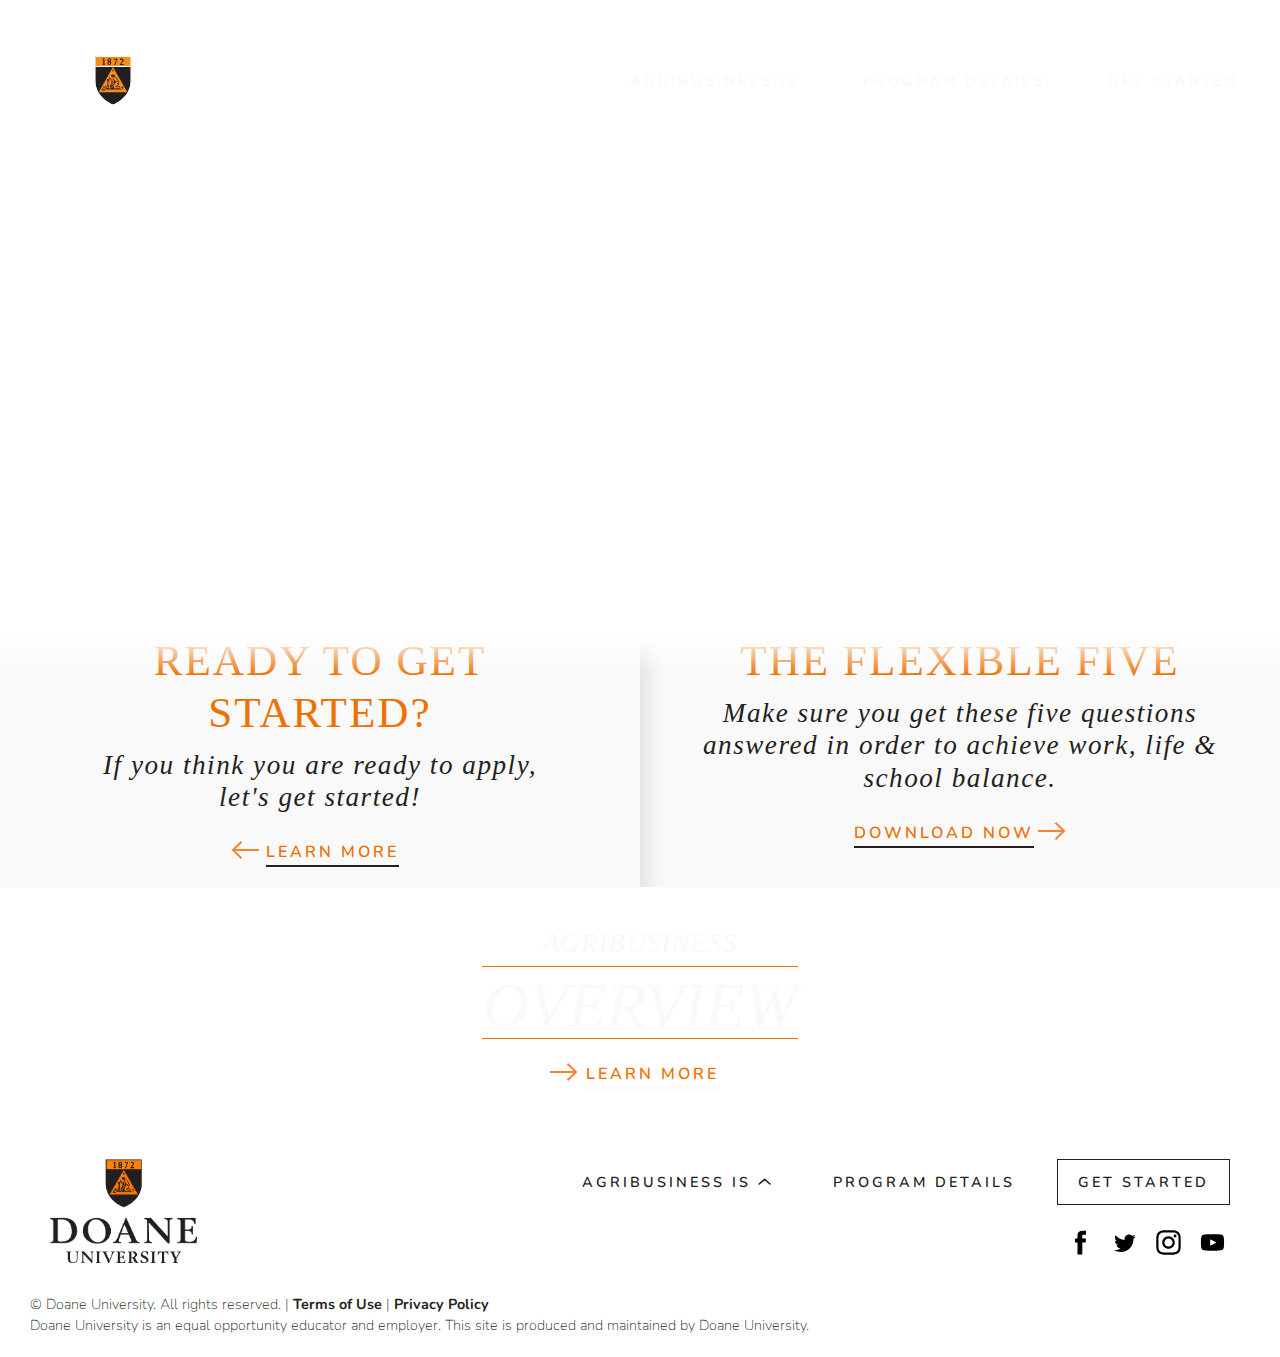
<file: thankyou.html>
<!doctype html>
<html lang="en">
<head>
	<meta charset="utf-8">
	<title>Doane Agribusines</title>
	<meta name="viewport" content="width=device-width, initial-scale=1">
	<meta name="format-detection" content="telephone=no">
	<!-- Open Graph data -->
	<meta property="og:title" content="TITLE HERE" />
	<meta property="og:type" content="website" />
	<meta property="og:url" content="URL HERE" />
	<meta property="og:image" content="images/facebook-share.jpg" />
	<meta property="og:description" content="DESCRIPTION HERE" /> 
	<meta property="og:site_name" content="Doane University - Agribusiness" />
	<link rel="icon" type="image/x-icon" href="favicon.ico" />
	<link rel="icon" type="image/png" href="favicon.png" />
	<link rel="stylesheet" type="text/css" href="https://cloud.typography.com/6556036/6897992/css/fonts.css" />
	<link href="https://fonts.googleapis.com/css?family=Libre+Baskerville:400,700|Nunito:300,400,700" rel="stylesheet">
	<link rel="stylesheet" href="stylesheets/styles.css">
	<!--[if lt IE 9]>
    	<link rel="stylesheet" href="css/ie.css">
    	<script src="https://cdnjs.cloudflare.com/ajax/libs/html5shiv/3.7.3/html5shiv.js"></script>
	<![endif]-->
</head>
<body class="thankyou">
	<div class="pagewrapper">
		<div class="mobilenav"><!-- Mobile nav -->
			<a href="index.html" class="mobile_logo" title="Doane University Agribusiness">Doane University Agribusiness</a>
			<button class="mobile_menu_button">
				<span class="menubtn_bars"><span class="menubtn_bars_inside"></span></span>
			</button>
			<nav>
				<a href="javascript:void()" class="agis">Agribusiness is 
					<span class="dropdownarrow">
						<svg version="1.1" id="Layer_2" xmlns="http://www.w3.org/2000/svg" xmlns:xlink="http://www.w3.org/1999/xlink" x="0px" y="0px"
							 viewBox="0 0 65.2 34.1" style="enable-background:new 0 0 65.2 34.1;" xml:space="preserve">
						<style type="text/css">
							.st0{fill:none;stroke-width:8;stroke-linecap:round;stroke-linejoin:round;stroke-miterlimit:10;}
						</style>
						<polyline class="st0" points="5,5 31.8,28.7 59.2,5 "/>
						</svg>
					</span>
				</a>
				<div class="dropdown">
					<a href="focus_global.html" class="page" title="Agribusiness is global">Global</a>
					<a href="focus_sustainability.html" class="page" title="Agribusiness is sustainable">Sustainability</a>
					<a href="focus_morethanfarming.html" class="page" title="Agribusiness is more than just farming">More than <span>just</span> farming</a>
					<a href="focus_heritage.html" class="page" title="Agribusiness is heritage">Heritage</a>
					<a href="focus_technology.html" class="page" title="Agribusiness is technology">Technology</a>
				</div>
				<a href="programdetails.html" class="programdetails" title="Program Details">Program details</a>
				<a href="#getstarted" class="button" title="Get Started">Get Started</a>
				<div class="mobile_social">
					<a href="#" class="facebook" title="Doane on Facebook"><svg viewBox="0 0 512 512"><path d="M211.9 197.4h-36.7v59.9h36.7V433.1h70.5V256.5h49.2l5.2-59.1h-54.4c0 0 0-22.1 0-33.7 0-13.9 2.8-19.5 16.3-19.5 10.9 0 38.2 0 38.2 0V82.9c0 0-40.2 0-48.8 0 -52.5 0-76.1 23.1-76.1 67.3C211.9 188.8 211.9 197.4 211.9 197.4z"/></svg></a>
					<a href="#" class="twitter" title="Doane on Twitter"><svg viewBox="0 0 512 512"><path d="M419.6 168.6c-11.7 5.2-24.2 8.7-37.4 10.2 13.4-8.1 23.8-20.8 28.6-36 -12.6 7.5-26.5 12.9-41.3 15.8 -11.9-12.6-28.8-20.6-47.5-20.6 -42 0-72.9 39.2-63.4 79.9 -54.1-2.7-102.1-28.6-134.2-68 -17 29.2-8.8 67.5 20.1 86.9 -10.7-0.3-20.7-3.3-29.5-8.1 -0.7 30.2 20.9 58.4 52.2 64.6 -9.2 2.5-19.2 3.1-29.4 1.1 8.3 25.9 32.3 44.7 60.8 45.2 -27.4 21.4-61.8 31-96.4 27 28.8 18.5 63 29.2 99.8 29.2 120.8 0 189.1-102.1 185-193.6C399.9 193.1 410.9 181.7 419.6 168.6z"/></svg></a>
					<a href="#" class="instagram" title="Doane on Instagram"><svg viewBox="0 0 512 512"><g><path d="M256 109.3c47.8 0 53.4 0.2 72.3 1 17.4 0.8 26.9 3.7 33.2 6.2 8.4 3.2 14.3 7.1 20.6 13.4 6.3 6.3 10.1 12.2 13.4 20.6 2.5 6.3 5.4 15.8 6.2 33.2 0.9 18.9 1 24.5 1 72.3s-0.2 53.4-1 72.3c-0.8 17.4-3.7 26.9-6.2 33.2 -3.2 8.4-7.1 14.3-13.4 20.6 -6.3 6.3-12.2 10.1-20.6 13.4 -6.3 2.5-15.8 5.4-33.2 6.2 -18.9 0.9-24.5 1-72.3 1s-53.4-0.2-72.3-1c-17.4-0.8-26.9-3.7-33.2-6.2 -8.4-3.2-14.3-7.1-20.6-13.4 -6.3-6.3-10.1-12.2-13.4-20.6 -2.5-6.3-5.4-15.8-6.2-33.2 -0.9-18.9-1-24.5-1-72.3s0.2-53.4 1-72.3c0.8-17.4 3.7-26.9 6.2-33.2 3.2-8.4 7.1-14.3 13.4-20.6 6.3-6.3 12.2-10.1 20.6-13.4 6.3-2.5 15.8-5.4 33.2-6.2C202.6 109.5 208.2 109.3 256 109.3M256 77.1c-48.6 0-54.7 0.2-73.8 1.1 -19 0.9-32.1 3.9-43.4 8.3 -11.8 4.6-21.7 10.7-31.7 20.6 -9.9 9.9-16.1 19.9-20.6 31.7 -4.4 11.4-7.4 24.4-8.3 43.4 -0.9 19.1-1.1 25.2-1.1 73.8 0 48.6 0.2 54.7 1.1 73.8 0.9 19 3.9 32.1 8.3 43.4 4.6 11.8 10.7 21.7 20.6 31.7 9.9 9.9 19.9 16.1 31.7 20.6 11.4 4.4 24.4 7.4 43.4 8.3 19.1 0.9 25.2 1.1 73.8 1.1s54.7-0.2 73.8-1.1c19-0.9 32.1-3.9 43.4-8.3 11.8-4.6 21.7-10.7 31.7-20.6 9.9-9.9 16.1-19.9 20.6-31.7 4.4-11.4 7.4-24.4 8.3-43.4 0.9-19.1 1.1-25.2 1.1-73.8s-0.2-54.7-1.1-73.8c-0.9-19-3.9-32.1-8.3-43.4 -4.6-11.8-10.7-21.7-20.6-31.7 -9.9-9.9-19.9-16.1-31.7-20.6 -11.4-4.4-24.4-7.4-43.4-8.3C310.7 77.3 304.6 77.1 256 77.1L256 77.1z"/><path d="M256 164.1c-50.7 0-91.9 41.1-91.9 91.9s41.1 91.9 91.9 91.9 91.9-41.1 91.9-91.9S306.7 164.1 256 164.1zM256 315.6c-32.9 0-59.6-26.7-59.6-59.6s26.7-59.6 59.6-59.6 59.6 26.7 59.6 59.6S288.9 315.6 256 315.6z"/><circle cx="351.5" cy="160.5" r="21.5"/></g></svg></a>
					<a href="#" class="youtube" title="Doane on Youtube"><svg viewBox="0 0 512 512"><path d="M422.6 193.6c-5.3-45.3-23.3-51.6-59-54 -50.8-3.5-164.3-3.5-215.1 0 -35.7 2.4-53.7 8.7-59 54 -4 33.6-4 91.1 0 124.8 5.3 45.3 23.3 51.6 59 54 50.9 3.5 164.3 3.5 215.1 0 35.7-2.4 53.7-8.7 59-54C426.6 284.8 426.6 227.3 422.6 193.6zM222.2 303.4v-94.6l90.7 47.3L222.2 303.4z"/></svg></a>
				</div>
			</nav>
		</div>
		<div class="navigation_wrapper"><!-- Static Navigation -->
			<button class="mobile_menu_button">
				<span class="menubtn_bars"><span class="menubtn_bars_inside"></span></span>
			</button>
			<div class="navigation">
				<a href="/" class="logo" title="Doane University Agribusiness">Doane University</a>
				<nav>
					<div class="navitem_dropdown">
						<a href="javascript:void()" class="agis">Agribusiness is
							<span class="dropdownarrow">
								<svg version="1.1" xmlns="http://www.w3.org/2000/svg" xmlns:xlink="http://www.w3.org/1999/xlink" x="0px" y="0px"
									 viewBox="0 0 65.2 34.1" style="enable-background:new 0 0 65.2 34.1;" xml:space="preserve">
								<style type="text/css">
									.st0{fill:none;stroke-width:8;stroke-linecap:round;stroke-linejoin:round;stroke-miterlimit:10;}
								</style>
								<polyline class="st0" points="5,5 31.8,28.7 59.2,5 "/>
								</svg>
							</span>
						</a>
						<div class="dropdown">
							<a href="focus_global.html" class="page" title="Agribusiness is Global">
								<span class="pagename_wrapper">
									<span class="pagename">Global</span>
								</span>
								<span class="pageimage">
									<img src="images/dropdown_global.jpg" alt="Agribusiness is Global"/>
								</span>
							</a>
							<a href="focus_sustainability.html" class="page"  title="Agribusiness is Sustainability">
								<span class="pagename_wrapper">
									<span class="pagename">Sustainability</span>
								</span>
								<span class="pageimage">
									<img src="images/dropdown_sustainability.jpg" alt="Agribusiness is Sustainability"/>
								</span>
							</a>
							<a href="focus_morethanfarming.html" class="page farming" title="Agribusiness is More Than Just Farming">
								<span class="pagename_wrapper">
									<span class="pagename">More than <span>just</span>&nbsp;farming</span>
								</span>
								<span class="pageimage">
									<img src="images/dropdown_morefarming.jpg" alt="Agribusiness is More Than Just Farming"/>
								</span>
							</a>
							<a href="focus_heritage.html" class="page" title="Agribusiness is Heritage">
								<span class="pagename_wrapper">
									<span class="pagename">Heritage</span>
								</span>
								<span class="pageimage">
									<img src="images/dropdown_heritage.jpg" alt="Agribusiness is Heritage"/>
								</span>
							</a>
							<a href="focus_technology.html" class="page" title="Agribusiness is Technology">
								<span class="pagename_wrapper">
									<span class="pagename">Technology</span>
								</span>
								<span class="pageimage">
									<img src="images/dropdown_technology.jpg" alt="Agribusiness is Technology"/>
								</span>
							</a>
						</div>
					</div>
					<a href="programdetails.html" class="programdetails" tilte="Progarm Details">Program details</a>
					<a href="#getstarted" class="button" title="Get Started">Get Started</a>
				</nav>
			</div>
		</div>
		<div class="navigation_wrapper stickynav"> <!-- Sticky nav -->
			<button class="mobile_menu_button">
				<span class="menubtn_bars"><span class="menubtn_bars_inside"></span></span>
			</button>
			<div class="navigation">
				<a href="/" class="logo" title="Doane University Agribusiness">Doane University</a>
				<nav>
					<div class="navitem_dropdown">
						<a href="javascript:void()" class="agis">Agribusiness is 
							<span class="dropdownarrow">
								<svg version="1.1" xmlns="http://www.w3.org/2000/svg" xmlns:xlink="http://www.w3.org/1999/xlink" x="0px" y="0px"
									 viewBox="0 0 65.2 34.1" style="enable-background:new 0 0 65.2 34.1;" xml:space="preserve">
								<style type="text/css">
									.st0{fill:none;stroke-width:8;stroke-linecap:round;stroke-linejoin:round;stroke-miterlimit:10;}
								</style>
								<polyline class="st0" points="5,5 31.8,28.7 59.2,5 "/>
								</svg>
							</span>
						</a>
						<div class="dropdown">
							<a href="focus_global.html" class="page" title="Agribusiness is Global">
								<span class="pagename_wrapper">
									<span class="pagename">Global</span>
								</span>
								<span class="pageimage">
									<img src="images/dropdown_global.jpg" alt="Agribusiness is Global"/>
								</span>
							</a>
							<a href="focus_sustainability.html" class="page"  title="Agribusiness is Sustainability">
								<span class="pagename_wrapper">
									<span class="pagename">Sustainability</span>
								</span>
								<span class="pageimage">
									<img src="images/dropdown_sustainability.jpg" alt="Agribusiness is Sustainability"/>
								</span>
							</a>
							<a href="focus_morethanfarming.html" class="page farming" title="Agribusiness is More Than Just Farming">
								<span class="pagename_wrapper">
									<span class="pagename">More than <span>just</span>&nbsp;farming</span>
								</span>
								<span class="pageimage">
									<img src="images/dropdown_morefarming.jpg" alt="Agribusiness is More Than Just Farming"/>
								</span>
							</a>
							<a href="focus_heritage.html" class="page" title="Agribusiness is Heritage">
								<span class="pagename_wrapper">
									<span class="pagename">Heritage</span>
								</span>
								<span class="pageimage">
									<img src="images/dropdown_heritage.jpg" alt="Agribusiness is Heritage"/>
								</span>
							</a>
							<a href="focus_technology.html" class="page" title="Agribusiness is Technology">
								<span class="pagename_wrapper">
									<span class="pagename">Technology</span>
								</span>
								<span class="pageimage">
									<img src="images/dropdown_technology.jpg" alt="Agribusiness is Technology"/>
								</span>
							</a>
						</div>
					</div>
					<a href="programdetails.html" class="programdetails" title="Program Details">Program details</a>
					<a href="#getstarted" class="button" title="Get Started">Get Started</a>
				</nav>
				
			</div>
		</div>
		<div class="header_wrapper parallax-window" data-parallax="scroll" data-image-src="images/header_programdetails.jpg">
			<div class="header">
				<div class="header_content">
					<h1><span class="bottomtext">Thank You!</span></h1>
					<h2>We will be in touch with you soon.</h2>
					<span class="scroll">
						<span class="scroll_arrow">
							<svg version="1.1" id="Layer_1" xmlns="http://www.w3.org/2000/svg" xmlns:xlink="http://www.w3.org/1999/xlink" x="0px" y="0px"
								 viewBox="0 0 65.2 34.1" style="enable-background:new 0 0 65.2 34.1;" xml:space="preserve">
							<style type="text/css">
								.st0{fill:none;stroke:#ffffff;stroke-width:8;stroke-linecap:round;stroke-linejoin:round;stroke-miterlimit:10;}
							</style>
							<polyline class="st0" points="5,5 31.8,28.7 59.2,5 "/>
							</svg>

						</span>
						<span class="scroll_arrow">
							<svg version="1.1" id="Layer_1" xmlns="http://www.w3.org/2000/svg" xmlns:xlink="http://www.w3.org/1999/xlink" x="0px" y="0px"
								 viewBox="0 0 65.2 34.1" style="enable-background:new 0 0 65.2 34.1;" xml:space="preserve">
							<style type="text/css">
								.st0{fill:none;stroke:#ffffff;stroke-width:8;stroke-linecap:round;stroke-linejoin:round;stroke-miterlimit:10;}
							</style>
							<polyline class="st0" points="5,5 31.8,28.7 59.2,5 "/>
							</svg>
						</span>
					</span>
				</div>
			</div>
		</div>
		<div class="section_wrapper twocolcta">
			<div class="col1">
				<div class="col_inside">
					<h3>Ready to get Started?</h3>
					<p>If you think you are ready to apply,<br>let's get started!</p>
					<a href="#" class="button" title="Apply Now"><span>Learn More</span></a>
				</div>
			</div>
			<div class="col2">
				<div class="col_inside">
					<h3>The flexible five</h3>
					<p>Make sure you get these five questions answered in order to achieve work, life & school balance.</p>
					<a href="#" class="button" title="Download Flexible Five"><span>Download Now</span></a>
				</div>
			</div>
		</div>
		<div class="section_wrapper section_pagecta parallax-window" data-parallax="scroll" data-image-src="images/home_ctabg.jpg">
			<div class="section">
				<h4><span class="top_head">Agribusiness</span><span class="main_head">Overview</span></h4>
				<a href="programdetails.html" class="button" title="Program Details"><span>Learn More</span></a>
			</div>
		</div>
		<div class="footer_wrapper">
			<div class="footer">
				<a href="index.html" class="footer_logo" title="Doane University Agribusiness"><img src="images/logoalt.png" alt="Doane University"/></a>
				<nav>
					<div class="navitem_dropdown">
						<a class="agis">Agribusiness is 
							<span class="dropdownarrow">
								<svg version="1.1" xmlns="http://www.w3.org/2000/svg" xmlns:xlink="http://www.w3.org/1999/xlink" x="0px" y="0px"
									 viewBox="0 0 65.2 34.1" style="enable-background:new 0 0 65.2 34.1;" xml:space="preserve">
								<style type="text/css">
									.st0{fill:none;stroke-width:8;stroke-linecap:round;stroke-linejoin:round;stroke-miterlimit:10;}
								</style>
								<polyline class="st0" points="5,5 31.8,28.7 59.2,5 "/>
								</svg>
							</span>
						</a>
						<div class="dropdown">
							<div class="dropdown_inside">
								<a href="focus_global.html" class="page" title="Agribusiness is Global">
									<span class="pagename_wrapper">
										<span class="pagename">Global</span>
									</span>
									<span class="pageimage">
										<img src="images/dropdown_global.jpg" alt="Agribusiness is Global"/>
									</span>
								</a>
								<a href="focus_sustainability.html" class="page"  title="Agribusiness is Sustainability">
									<span class="pagename_wrapper">
										<span class="pagename">Sustainability</span>
									</span>
									<span class="pageimage">
										<img src="images/dropdown_sustainability.jpg" alt="Agribusiness is Sustainability"/>
									</span>
								</a>
								<a href="focus_morethanfarming.html" class="page farming" title="Agribusiness is More Than Just Farming">
									<span class="pagename_wrapper">
										<span class="pagename">More than <span>just</span>&nbsp;farming</span>
									</span>
									<span class="pageimage">
										<img src="images/dropdown_morefarming.jpg" alt="Agribusiness is More Than Just Farming"/>
									</span>
								</a>
								<a href="focus_heritage.html" class="page" title="Agribusiness is Heritage">
									<span class="pagename_wrapper">
										<span class="pagename">Heritage</span>
									</span>
									<span class="pageimage">
										<img src="images/dropdown_heritage.jpg" alt="Agribusiness is Heritage"/>
									</span>
								</a>
								<a href="focus_technology.html" class="page" title="Agribusiness is Technology">
									<span class="pagename_wrapper">
										<span class="pagename">Technology</span>
									</span>
									<span class="pageimage">
										<img src="images/dropdown_technology.jpg" alt="Agribusiness is Technology"/>
									</span>
								</a>
							</div>
						</div>
					</div>
					<a href="programdetails.html" title="Program Details">Program details</a>
					<a href="#getstarted" class="button_alt" title="Get Started">Get Started</a>
				</nav>
				<div class="social">
					<a href="#" class="facebook" title="Doane on Facebook"><svg viewBox="0 0 512 512"><path d="M211.9 197.4h-36.7v59.9h36.7V433.1h70.5V256.5h49.2l5.2-59.1h-54.4c0 0 0-22.1 0-33.7 0-13.9 2.8-19.5 16.3-19.5 10.9 0 38.2 0 38.2 0V82.9c0 0-40.2 0-48.8 0 -52.5 0-76.1 23.1-76.1 67.3C211.9 188.8 211.9 197.4 211.9 197.4z"/></svg></a>
					<a href="#" class="twitter" title="Doane on Twitter"><svg viewBox="0 0 512 512"><path d="M419.6 168.6c-11.7 5.2-24.2 8.7-37.4 10.2 13.4-8.1 23.8-20.8 28.6-36 -12.6 7.5-26.5 12.9-41.3 15.8 -11.9-12.6-28.8-20.6-47.5-20.6 -42 0-72.9 39.2-63.4 79.9 -54.1-2.7-102.1-28.6-134.2-68 -17 29.2-8.8 67.5 20.1 86.9 -10.7-0.3-20.7-3.3-29.5-8.1 -0.7 30.2 20.9 58.4 52.2 64.6 -9.2 2.5-19.2 3.1-29.4 1.1 8.3 25.9 32.3 44.7 60.8 45.2 -27.4 21.4-61.8 31-96.4 27 28.8 18.5 63 29.2 99.8 29.2 120.8 0 189.1-102.1 185-193.6C399.9 193.1 410.9 181.7 419.6 168.6z"/></svg></a>
					<a href="#" class="instagram" title="Doane on Instagram"><svg viewBox="0 0 512 512"><g><path d="M256 109.3c47.8 0 53.4 0.2 72.3 1 17.4 0.8 26.9 3.7 33.2 6.2 8.4 3.2 14.3 7.1 20.6 13.4 6.3 6.3 10.1 12.2 13.4 20.6 2.5 6.3 5.4 15.8 6.2 33.2 0.9 18.9 1 24.5 1 72.3s-0.2 53.4-1 72.3c-0.8 17.4-3.7 26.9-6.2 33.2 -3.2 8.4-7.1 14.3-13.4 20.6 -6.3 6.3-12.2 10.1-20.6 13.4 -6.3 2.5-15.8 5.4-33.2 6.2 -18.9 0.9-24.5 1-72.3 1s-53.4-0.2-72.3-1c-17.4-0.8-26.9-3.7-33.2-6.2 -8.4-3.2-14.3-7.1-20.6-13.4 -6.3-6.3-10.1-12.2-13.4-20.6 -2.5-6.3-5.4-15.8-6.2-33.2 -0.9-18.9-1-24.5-1-72.3s0.2-53.4 1-72.3c0.8-17.4 3.7-26.9 6.2-33.2 3.2-8.4 7.1-14.3 13.4-20.6 6.3-6.3 12.2-10.1 20.6-13.4 6.3-2.5 15.8-5.4 33.2-6.2C202.6 109.5 208.2 109.3 256 109.3M256 77.1c-48.6 0-54.7 0.2-73.8 1.1 -19 0.9-32.1 3.9-43.4 8.3 -11.8 4.6-21.7 10.7-31.7 20.6 -9.9 9.9-16.1 19.9-20.6 31.7 -4.4 11.4-7.4 24.4-8.3 43.4 -0.9 19.1-1.1 25.2-1.1 73.8 0 48.6 0.2 54.7 1.1 73.8 0.9 19 3.9 32.1 8.3 43.4 4.6 11.8 10.7 21.7 20.6 31.7 9.9 9.9 19.9 16.1 31.7 20.6 11.4 4.4 24.4 7.4 43.4 8.3 19.1 0.9 25.2 1.1 73.8 1.1s54.7-0.2 73.8-1.1c19-0.9 32.1-3.9 43.4-8.3 11.8-4.6 21.7-10.7 31.7-20.6 9.9-9.9 16.1-19.9 20.6-31.7 4.4-11.4 7.4-24.4 8.3-43.4 0.9-19.1 1.1-25.2 1.1-73.8s-0.2-54.7-1.1-73.8c-0.9-19-3.9-32.1-8.3-43.4 -4.6-11.8-10.7-21.7-20.6-31.7 -9.9-9.9-19.9-16.1-31.7-20.6 -11.4-4.4-24.4-7.4-43.4-8.3C310.7 77.3 304.6 77.1 256 77.1L256 77.1z"/><path d="M256 164.1c-50.7 0-91.9 41.1-91.9 91.9s41.1 91.9 91.9 91.9 91.9-41.1 91.9-91.9S306.7 164.1 256 164.1zM256 315.6c-32.9 0-59.6-26.7-59.6-59.6s26.7-59.6 59.6-59.6 59.6 26.7 59.6 59.6S288.9 315.6 256 315.6z"/><circle cx="351.5" cy="160.5" r="21.5"/></g></svg></a>
					<a href="#" class="youtube" title="Doane on Youtube"><svg viewBox="0 0 512 512"><path d="M422.6 193.6c-5.3-45.3-23.3-51.6-59-54 -50.8-3.5-164.3-3.5-215.1 0 -35.7 2.4-53.7 8.7-59 54 -4 33.6-4 91.1 0 124.8 5.3 45.3 23.3 51.6 59 54 50.9 3.5 164.3 3.5 215.1 0 35.7-2.4 53.7-8.7 59-54C426.6 284.8 426.6 227.3 422.6 193.6zM222.2 303.4v-94.6l90.7 47.3L222.2 303.4z"/></svg></a>
				</div>
			</div>
			<div class="footer_bottom">
				<p>&copy; Doane University. All rights reserved.&nbsp;|&nbsp;<a href="#" title="Terms of Use">Terms&nbsp;of&nbsp;Use</a>&nbsp;|&nbsp;<a href="#" title="Privacy Policy">Privacy&nbsp;Policy</a></p>
				<p>Doane University is an equal opportunity educator and employer. This site is produced and maintained by Doane&nbsp;University.</p>
			</div>
		</div>
	</div>
	<script src="https://ajax.googleapis.com/ajax/libs/jquery/2.2.4/jquery.min.js"></script>
	<script src="http://ajax.aspnetcdn.com/ajax/jquery.validate/1.13.1/jquery.validate.js"></script>
	<script src="js/modernizer.js"></script>
	<script src="js/main.js"></script>
	<script>
		$(function () {
        	$('[data-paroller-factor]').paroller();
		});
	</script>
</body>
</html>
</file>
<file: stylesheets/styles.css>
html,body,div,span,applet,object,iframe,h1,h2,h3,h4,h5,h6,p,blockquote,pre,a,abbr,acronym,address,big,cite,code,del,dfn,em,img,ins,kbd,q,s,samp,small,strike,strong,sub,sup,tt,var,b,u,i,center,dl,dt,dd,ol,ul,li,fieldset,form,label,legend,table,caption,tbody,tfoot,thead,tr,th,td,article,aside,canvas,details,embed,figure,figcaption,footer,header,hgroup,menu,nav,output,ruby,section,summary,time,mark,audio,video{margin:0;padding:0;border:0;font-size:100%;font:inherit;vertical-align:baseline}article,aside,details,figcaption,figure,footer,header,hgroup,menu,nav,section{display:block}body{line-height:1}ol,ul{list-style:none}blockquote,q{quotes:none}blockquote:before,blockquote:after,q:before,q:after{content:'';content:none}table{border-collapse:collapse;border-spacing:0}@keyframes downarrow{0%{-webkit-transform:translate(0, 0);transform:translate(0, 0);opacity:0}50%{-webkit-transform:translate(0, 8px);transform:translate(0, 8px);opacity:1}100%{-webkit-transform:translate(0, 0);transform:translate(0, 0);opacity:0}}@keyframes fadein{0%{opacity:0}100%{opacity:1}}@keyframes slidein{0%{top:-150px}100%{top:0}}*{-moz-box-sizing:border-box;-webkit-box-sizing:border-box;box-sizing:border-box}body{font-family:"Nunito",avenir,arial,sans-serif;font-size:1rem;color:#231f20}::-moz-selection{background:#231f20;color:#f9f9f9}::selection{background:#231f20;color:#f9f9f9}h1,h2,h3,h4,h5,h6{font-family:"Didot 42 A","Didot 42 B",TimesNewRoman,"Times New Roman",Times,Georgia,serif}h2,h3,h4,h5,h6{margin-bottom:25px}h2,h3{color:#EE7100}h1{font-weight:500;font-size:8.5rem;margin-bottom:15px}h2{font-size:3rem;border-bottom:1px solid #231f20;display:inline-block;padding:9px 0;line-height:1;font-style:italic}h2 span{text-transform:none}h3{font-size:1.7rem;font-weight:700;letter-spacing:2px;line-height:1.2;text-transform:uppercase}h4{font-size:1.5rem;display:inline-block;padding:9px 0;line-height:1.2;margin-bottom:10px;letter-spacing:1.5px;font-style:italic}h4 span{text-transform:none;font-size:.7em;letter-spacing:0}p{font-size:1.05rem;line-height:1.8;font-weight:100;margin-bottom:20px}span.highlight{color:#ccc}p.note{font-style:italic;font-size:.8rem;font-family:"Libre Baskerville",Georgia,Times,"Times New Roman",serif}a.button{text-transform:uppercase;color:#EE7100;text-decoration:none;font-weight:600;letter-spacing:3px;position:relative;padding:0 10px 0 35px;display:inline-block;-webkit-transition:all .2s ease-out;-moz-transition:all .2s ease-out;transition:all .2s ease-out}a.button:before{content:'';width:28px;height:18px;margin-right:10px;margin-top:-3px;display:block;position:absolute;left:0;background:url(../images/arrow.svg) no-repeat bottom left;background-size:contain;-webkit-transition:all .2s ease-out;-moz-transition:all .2s ease-out;transition:all .2s ease-out}a.button span{padding:0 0 5px;display:inline-block;border-bottom:2px solid #231f20}a.button:hover{color:#231f20}a.button:hover:before{left:100%}a.button_alt{text-transform:uppercase;text-decoration:none;font-weight:700;letter-spacing:2px;position:relative;padding:17px;color:#231f20;border:1px solid #231f20;-webkit-transition:all .2s ease-out;-moz-transition:all .2s ease-out;transition:all .2s ease-out}a.button_alt:hover{background:#231f20;color:#f9f9f9}img.cutout{transform:scale(1.14)}ul,ol{padding-left:20px}ul li,ol li{margin-bottom:10px;font-size:.9rem;line-height:1.6}ul li{list-style-type:disc}ol li{list-style-type:decimal}ul.courses{text-transform:uppercase;font-weight:700;letter-spacing:2px;padding-left:0}ul.courses li{list-style-type:none}.dropdownarrow{width:13px;height:15px;display:inline-block}.navigation{max-width:1300px;margin:0 auto;position:relative}.navigation nav{display:none;position:relative}.navigation a{color:#f9f9f9;text-transform:uppercase;font-weight:600;text-decoration:none;letter-spacing:3px;padding:15px 20px;font-size:.9rem;margin-left:18px;-webkit-transition:all .2s ease-out;-moz-transition:all .2s ease-out;transition:all .2s ease-out}.navigation a .st0{stroke:#fff}.navigation a:hover{background:#fff;color:#231f20}.navigation a:hover .st0{stroke:#231f20}.navigation .button{border:1px solid #fff}.navigation .button:before{display:none}.navigation .mobile_menu_button{top:30px}.navigation_wrapper{background:none;position:absolute;-webkit-box-shadow:none;-moz-box-shadow:none;box-shadow:none;padding:30px 10px 50px;width:100%;z-index:999;-webkit-transition:all .2s ease-out;-moz-transition:all .2s ease-out;transition:all .2s ease-out}.navigation_wrapper .logo{width:125px;height:96px;text-indent:-99999em;background:url(../images/logo.svg) no-repeat top left;background-size:contain;display:block;float:left;text-indent:-999999px;padding:0;-webkit-transition:none;-moz-transition:none;transition:none}.navigation_wrapper .logo:hover{background:url(../images/logo.svg) no-repeat top left;background-size:contain}.navigation_wrapper.stickynav{padding:16px 20px 7px;position:fixed;top:-150px;opacity:1;background:#fff;-webkit-box-shadow:2px 2px 18px 6px rgba(0,0,0,0.1);-moz-box-shadow:2px 2px 18px 6px rgba(0,0,0,0.1);box-shadow:2px 2px 18px 6px rgba(0,0,0,0.1)}.navigation_wrapper.stickynav.stick{top:0;animation:slidein .4s;animation-fill-mode:forwards}.navigation_wrapper.stickynav .mobile_menu_button{top:18px}.navigation_wrapper.stickynav nav{background:#fff}.navigation_wrapper.stickynav .navigation a{color:#231f20}.navigation_wrapper.stickynav .navigation a .st0{stroke:#231f20}.navigation_wrapper.stickynav .navigation a:hover{background:#231f20;color:#f9f9f9}.navigation_wrapper.stickynav .navigation a:hover .st0{stroke:#f9f9f9}.navigation_wrapper.stickynav .navigation .button{border:1px solid #231f20}.navigation_wrapper.stickynav .navigation .button:before{display:none}.navigation_wrapper.stickynav .navigation .logo{width:130px;height:40px;background:#fff url(../images/logohoriz.svg) no-repeat top left;background-size:contain}.navigation_wrapper.stickynav .navigation .logo:hover{background:#fff url(../images/logohoriz.svg) no-repeat top left;background-size:contain}.navigation_wrapper.stickynav .dropdown a{color:#f9f9f9}.mobile_menu_button{position:absolute;top:30px;right:10px;background:none;-webkit-appearance:none;-moz-appearance:none;appearance:none;border:0;outline:0}.menubtn_bars{width:40px;height:24px;position:relative;display:inline-block;cursor:pointer}.menubtn_bars:hover{opacity:.7}.menubtn_bars .menubtn_bars_inside,.menubtn_bars .menubtn_bars_inside:before,.menubtn_bars .menubtn_bars_inside:after{background-color:#fff;position:absolute;width:30px;height:2px;display:block;transition-property:transform}.menubtn_bars .menubtn_bars_inside{transition-timing-function:cubic-bezier(0.55, 0.055, 0.675, 0.19);transition-duration:75ms;top:50%;margin-top:-1px}.menubtn_bars .menubtn_bars_inside:before,.menubtn_bars .menubtn_bars_inside:after{content:''}.menubtn_bars .menubtn_bars_inside:before{top:-10px}.menubtn_bars .menubtn_bars_inside:after{bottom:-10px}.mobile_open .menubtn_bars .menubtn_bars_inside,.mobile_open .menubtn_bars .menubtn_bars_inside:before,.mobile_open .menubtn_bars .menubtn_bars_inside:after{background-color:#fff}.mobile_open .menubtn_bars .menubtn_bars_inside{transition-delay:.12s;transition-timing-function:cubic-bezier(0.215, 0.61, 0.355, 1);transform:rotate(45deg)}.mobile_open .menubtn_bars .menubtn_bars_inside:before{top:0;transition:top 75ms ease,opacity 75ms ease .12s;opacity:0}.mobile_open .menubtn_bars .menubtn_bars_inside:after{bottom:0;transition:bottom 75ms ease,transform 75ms cubic-bezier(0.215, 0.61, 0.355, 1) 0.12s;transform:rotate(-90deg)}.stickynav .menubtn_bars .menubtn_bars_inside,.stickynav .menubtn_bars .menubtn_bars_inside:before,.stickynav .menubtn_bars .menubtn_bars_inside:after,.mobile_open .menubtn_bars .menubtn_bars_inside,.mobile_open .menubtn_bars .menubtn_bars_inside:before,.mobile_open .menubtn_bars .menubtn_bars_inside:after{background-color:#231f20}.header{display:-webkit-box;display:-moz-box;display:-ms-flexbox;display:-webkit-flex;display:flex;-webkit-box-pack:center;-moz-box-pack:center;-ms-flex-pack:center;-webkit-justify-content:center;justify-content:center;-webkit-box-align:center;-moz-box-align:center;-ms-flex-align:center;-webkit-align-items:center;align-items:center;text-align:center;opacity:0;animation:fadein 1s;animation-delay:.5s;animation-fill-mode:forwards;height:65vh;min-height:520px;position:relative}.header h1,.header h2{color:#f9f9f9;font-family:"Didot 42 A","Didot 42 B",TimesNewRoman,"Times New Roman",Times,Georgia,serif;font-style:italic}.header h1{text-transform:uppercase;font-size:2.3rem;letter-spacing:2px;text-rendering:optimizeLegibility;font-weight:300;max-width:920px;margin:0 auto}.header h2{font-size:1.2rem;font-weight:300;border-top:0;max-width:890px;line-height:1.2;padding:5px 20px;border-bottom:0;letter-spacing:1px;text-transform:none;text-rendering:optimizeLegibility}.header .toptext{font-size:1.2rem;letter-spacing:2px;display:block}.header .bottomtext{display:inline-block;line-height:1;padding-top:8px}.header .bottomtext em{text-transform:none}.header .bottomtext.morethanfarming{max-width:280px}.scroll{width:18px;position:absolute;bottom:30px;left:50%;margin-left:-9px}.scroll_arrow{display:block;height:10px;animation:downarrow 3s infinite;animation-delay:.1s}.footer_wrapper{background:#fff}.footer{margin:0 0 30px;padding:30px 0 0}.footer:after{content:'';display:block;width:1px;clear:both}.footer nav{margin:0 0 25px}.footer nav a{max-width:230px;color:#231f20;text-transform:uppercase;font-weight:600;text-decoration:none;letter-spacing:3px;padding:15px 20px;font-size:.9rem;margin:0 auto 10px;display:block;text-align:center;-webkit-transition:all .2s ease-out;-moz-transition:all .2s ease-out;transition:all .2s ease-out;border:1px solid #231f20}.footer nav a .st0{stroke:#231f20}.footer nav a:hover{background:#231f20;color:#f9f9f9}.footer nav a:hover .st0{stroke:#f9f9f9}.footer nav .button{border:1px solid #231f20}.footer nav .button:before{display:none}.footer .social{clear:right;margin:0 auto;max-width:175px}.footer .social a{width:35px;height:35px;display:inline-block;margin-left:5px;-webkit-transition:all .2s ease-out;-moz-transition:all .2s ease-out;transition:all .2s ease-out}.footer .social a:hover{transform:scale(1.15);fill:#EE7100}.footer_logo{width:147px;height:105px;display:block;margin:0 auto 20px}.footer_logo img{width:100%;height:auto}.footer_bottom{clear:both;max-width:1260px;margin:0 auto;padding:0 0 20px;text-align:center}.footer_bottom p{margin-bottom:0;font-size:.9rem;line-height:1.5}.footer_bottom a{text-decoration:none;color:#231f20;font-weight:bold}.footer_bottom a:hover{text-decoration:underline}.content_wrapper{background:#fff}.section_wrapper{padding:50px 20px 40px;background-size:100%;background-position:center bottom;background-repeat:no-repeat;position:relative}.section_wrapper:before{content:'';display:block;width:100%;height:30%;background:red;position:absolute;top:0;left:0;background:none;background:-moz-linear-gradient(top, #fff 0%, #fff 56%, rgba(255,255,255,0) 100%);background:-webkit-linear-gradient(top, #fff 0%, #fff 56%, rgba(255,255,255,0) 100%);background:linear-gradient(to bottom, #fff 0%, #fff 56%, rgba(255,255,255,0) 100%);filter:progid:DXImageTransform.Microsoft.gradient( startColorstr='#ffffff', endColorstr='#00ffffff',GradientType=0 )}.section_wrapper .section{max-width:1200px;margin:0 auto;position:relative}.section_wrapper .twocol{margin:0 -15px;overflow:hidden}.section_wrapper .twocol img{width:100%}.section_wrapper .twocol:after{content:'';display:block;width:1px;clear:both}.section_wrapper .twocol .col1,.section_wrapper .twocol .col2{width:100%;padding:0 15px}.section_intro{text-align:center;overflow:hidden}.section_intro .section{max-width:820px}.section_twopoints:before{display:none}.section_twopoints .section{max-width:1230px}.twocolcta{overflow:hidden;padding:0;background:#f9f9f9}.twocolcta .col1,.twocolcta .col2{padding:50px 20px;text-align:center}.twocolcta .col1{-webkit-box-shadow:2px 2px 18px 6px rgba(0,0,0,0.1);-moz-box-shadow:2px 2px 18px 6px rgba(0,0,0,0.1);box-shadow:2px 2px 18px 6px rgba(0,0,0,0.1)}.twocolcta h3{margin-bottom:15px}.twocolcta p{font-family:"Didot 42 A","Didot 42 B",TimesNewRoman,"Times New Roman",Times,Georgia,serif;font-size:1.4rem;line-height:1.2;font-style:italic;margin-bottom:30px}.section_testimonial p{font-style:italic;font-weight:400;font-size:1.1rem;line-height:1.7;letter-spacing:.8px;position:relative;font-family:Georgia,Times,"Times New Roman",serif}.section_testimonial p:before{content:'';background:url(../images/icon_quote.png) no-repeat top left;width:46px;height:36px;display:block;position:absolute;top:-12px;left:-28px}.section_testimonial span.author{text-transform:uppercase;font-weight:600;letter-spacing:2px;font-size:.9rem}.testimonial_image{width:160px;height:160px;position:absolute}.testimonial_image img{display:block;width:100%}.testimonial_content{background:#f9f9f9;-webkit-box-shadow:2px 2px 18px 6px rgba(0,0,0,0.1);-moz-box-shadow:2px 2px 18px 6px rgba(0,0,0,0.1);box-shadow:2px 2px 18px 6px rgba(0,0,0,0.1);padding:30px 30px 30px 45px}.section_imgtestimonial{padding-bottom:20px;position:relative}.section_imgtestimonial .section{margin-top:-130px}.section_imgtestimonial img{display:block;max-width:100%}.section_imgtestimonial .testimonial_mainimg{width:900px;height:527px}.section_imgtestimonial .section_testimonial p{font-size:1rem}.section_imgtestimonial .testimonial_image{display:none}.section_texttestimonial_top{padding:50px 0}.section_texttestimonial_top .section{max-width:900px}.section_texttestimonial_top .section_testimonial{margin-top:-190px}.section_texttestimonial_top .testimonial_content{width:100%;padding:40px 30px 30px 40px}.section_texttestimonial_top .testimonial_image{top:-90px;left:35px;display:none}.section_texttestimonial_top p{font-size:1rem}.section_texttestimonial_right{padding:50px 20px 20px}.section_texttestimonial_right .section_testimonial{max-width:900px;position:relative;margin:-120px auto 0}.section_texttestimonial_right .testimonial_content{padding:30px 20px 30px 30px}.section_texttestimonial_right .testimonial_image{display:none}.section_texttestimonial_right p{font-size:1em}.section_texttestimonial_right p:before{width:41px;height:36px;background-size:contain;top:-11px;left:-23px}.stat{text-align:center;margin-bottom:0}.stat .number{font-size:7rem;font-family:"Libre Baskerville",Georgia,Times,"Times New Roman",serif;display:block;color:rgba(35,31,32,0.6);line-height:1}.stat .number.long{font-size:3rem}.stat .text{font-family:"Didot 42 A","Didot 42 B",TimesNewRoman,"Times New Roman",Times,Georgia,serif;font-style:italic;font-size:1.7rem;display:block;line-height:1.3;margin-bottom:10px;letter-spacing:1px}.stat .stat_source{text-transform:uppercase;color:#949494;font-weight:400;letter-spacing:3px;font-size:.85rem;line-height:1.3;display:block}.stat_one{background-color:#f9f9f9;background-size:220%;background-position:center bottom;padding-bottom:50%;position:relative}.stat_one:before{height:70%}.stat_two{padding-top:30px;background-size:cover;background-position:bottom center;padding:70px 20px}.stat_two:before{display:none}.stat_two p{color:#f9f9f9}.stat_two .number{color:#f9f9f9;line-height:1}.stat_two .stat_source{color:#f9f9f9}.stat_two.popoutisnext{padding-bottom:180px}.stat_three{padding:70px 20px;background-color:#f5f5f5}.stat_three:before{display:none}.stat_three .section{max-width:1200px}.stat_three .number{line-height:1;font-size:12vw}.stat_three.popoutisnext{padding-bottom:180px}.pagecta{overflow:hidden;margin-bottom:50px;text-align:left}.pagecta p{font-family:"Didot 42 A","Didot 42 B",TimesNewRoman,"Times New Roman",Times,Georgia,serif;font-style:italic;color:#EE7100;display:inline-block;font-size:1.5rem;line-height:1.2;letter-spacing:1px}.pagecta a{display:inline-block}.section_getstarted{padding-bottom:100px}.section_getstarted .section{max-width:900px}.section_tuition{-webkit-box-shadow:0px -3px 17px 1px rgba(0,0,0,0.16);-moz-box-shadow:0px -3px 17px 1px rgba(0,0,0,0.16);box-shadow:0px -3px 17px 1px rgba(0,0,0,0.16);background:#fff;padding:80px 20px 50px}.section_tuition:before{display:none}.section_tuition .section{text-align:center;position:relative;max-width:900px}.section_tuition h3{margin-bottom:10px}.section_tuition img.badge{position:absolute;top:-140px;left:-40px;width:160px;height:auto}.section_tuition p.cost{font-family:"Didot 42 A","Didot 42 B",TimesNewRoman,"Times New Roman",Times,Georgia,serif;font-style:italic;font-size:1.8rem;line-height:1;margin-bottom:0}.section_tuition .number{font-size:3.3rem;color:rgba(35,31,32,0.6);font-style:normal;font-family:"Libre Baskerville",Georgia,Times,"Times New Roman",serif}.section_tuition .costper{font-size:1.9rem}.section_tuition .cost_for{text-transform:uppercase;font-weight:500;font-size:.95rem;letter-spacing:2px}.section_tuition .cost_note{font-family:"Didot 42 A","Didot 42 B",TimesNewRoman,"Times New Roman",Times,Georgia,serif;font-style:italic;margin-bottom:0;line-height:1.2;font-size:1rem;letter-spacing:1px}.section_pagecta{text-align:center;padding:40px 20px}.section_pagecta:before{display:none}.section_pagecta h4{max-width:540px;margin:0 auto;color:#f9f9f9;font-size:1.2rem;font-style:italic;text-transform:uppercase;display:block;padding:0;font-weight:700;margin-bottom:25px}.section_pagecta h4 span{text-transform:uppercase}.section_pagecta h4 .top_head{display:block;margin-bottom:6px;letter-spacing:1px;font-size:1em}.section_pagecta h4 .main_head{display:inline-block;clear:both;font-size:2.2rem;border-top:1px solid #EE7100;border-bottom:1px solid #EE7100;line-height:1;padding-top:5px}.section_pagecta h4 .main_head em{text-transform:none}.section_pagecta h4 .main_head.morethanfarming{max-width:250px;padding:5px 0}.section_pagecta a.button{position:absolute;bottom:0;display:block;width:180px;left:50%;margin-left:-90px}.section_pagecta a.button span{border-color:#f9f9f9}.section_pagecta a.button:hover{color:#f9f9f9}.section_pagecta .col1,.section_pagecta .col2{display:-webkit-box;display:-moz-box;display:-ms-flexbox;display:-webkit-flex;display:flex;-webkit-box-pack:center;-moz-box-pack:center;-ms-flex-pack:center;-webkit-justify-content:center;justify-content:center;-webkit-box-align:center;-moz-box-align:center;-ms-flex-align:center;-webkit-align-items:center;align-items:center;position:relative}.section_pagecta .col1 a.button,.section_pagecta .col2 a.button{bottom:25px}.section_pagecta.twocolumns .col1,.section_pagecta.twocolumns .col2{padding-bottom:50px}.twocolumns{padding:0;overflow:hidden}.twocolumns .col1,.twocolumns .col2{width:100%;padding:50px 20px 40px}.twocolumns .col1 a.button{padding:0 0 0 35px}.twocolumns .col1 a.button:before{transform:rotate(180deg)}.twocolumns .col1 a.button:hover:before{left:-10px}.twocolumns .col2 h4 .main_head{border-color:#231f20}.twocolumns .col2 a.button{color:#231f20;border-bottom:#f9f9f9;padding:0 45px 0 0}.twocolumns .col2 a.button:before{background:url(../images/arrow_black.svg) no-repeat bottom left;background-size:contain;left:auto;right:0}.twocolumns .col2 a.button:hover{color:#f9f9f9}.twocolumns .col2 a.button:hover:before{right:-10px}.popout_image{padding:40px 20px 30px}.popout_image .section{margin:-120px auto 0;max-width:900px}.popout_image .section img{width:100%}@media screen and (min-width: 550px){h2{font-size:4rem}h3{font-weight:500}.header h1{font-size:4.5rem}.header .toptext{font-size:1.7rem}.header .bottomtext.morethanfarming{max-width:490px}.header h2{font-size:1.7rem}.stat .number.long{font-size:4.5rem}.stat_two.popoutisnext,.stat_three.popoutisnext{padding-bottom:275px;min-height:500px}.section_imgtestimonial{padding:50px 20px 80px}.section_texttestimonial_top{padding:50px 20px}.section_texttestimonial_top .testimonial_image{display:block}.section_texttestimonial_top .testimonial_content{padding:80px 40px 40px 80px}.section_texttestimonial_top p{font-size:1.1rem}.section_texttestimonial_right .testimonial_image{right:30px;top:0;margin-top:-80px;display:block}.section_texttestimonial_right .testimonial_content{padding:100px 30px 60px 60px}.section_texttestimonial_right p{font-size:1.2em}.pagecta p{padding-right:25px;font-size:2.4rem}.section_tuition p.cost{font-size:2.5rem}.section_tuition .costper{font-size:2rem;letter-spacing:1px}.section_tuition .number{font-size:7rem}.section_tuition .cost_note{font-size:1.1rem}}@media screen and (min-width: 769px){h2{font-size:4rem}h3{font-size:2.7rem}h4{font-size:1.7rem}ul li,ol li{margin-bottom:20px}.scroll{margin-top:15px}.section_intro{padding:50px 30px}.section_imgtestimonial{padding:50px 20px 120px}.section_imgtestimonial .section_testimonial{position:absolute;bottom:0;right:0;max-width:470px}.section_imgtestimonial .testimonial_image{top:50%;left:-110px;margin-top:-80px;display:block}.section_texttestimonial_right .section_testimonial{margin-top:-160px}.testimonial_content{padding:30px 30px 30px 65px}.section_texttestimonial_top p{font-size:1.3rem}.stat .number{font-size:10rem}.stat .text{font-size:2.5rem;letter-spacing:1.5px}.stat .stat_source{font-size:1rem}.stat .number.long{font-size:5.5rem}.stat_one{background-size:160%;padding:80px 20px 40%}.section_tuition img.badge{width:220px}.section_pagecta{display:-webkit-box;display:-moz-box;display:-ms-flexbox;display:-webkit-flex;display:flex;-webkit-box-pack:stretch;-moz-box-pack:stretch;-ms-flex-pack:stretch;-webkit-justify-content:stretch;justify-content:stretch;-webkit-box-align:stretch;-moz-box-align:stretch;-ms-flex-align:stretch;-webkit-align-items:stretch;align-items:stretch}.section_pagecta h4{font-size:1.7rem;font-weight:500}.section_pagecta h4 .main_head{font-size:2.7rem;padding:7px 0 0}.section_pagecta h4 .main_head.morethanfarming{max-width:270px;padding:8px 0 5px}.twocolumns .col1,.twocolumns .col2{width:50%}.twocolumns .col1{float:left}.twocolumns .col2{float:right}.popout_image .section{margin:-260px auto 10px}}@media screen and (min-width: 850px){.header h1{font-size:5.4rem;letter-spacing:4px}.header .toptext{font-size:2rem}.header h2{font-size:1.9rem;letter-spacing:2px}.header .bottomtext.morethanfarming{max-width:600px}.section_tuition .costper{font-size:2.5rem;letter-spacing:1.5px}}@media screen and (min-width: 950px){.mobile_menu_button,.mobilenav{display:none}.navigation_wrapper{padding:56px 20px 0}.navigation_wrapper .logo{width:150px;height:115px}.navigation nav{display:block;float:right;background:none;width:auto;padding-top:2px}.navigation .programdetails{margin-left:0}.dropdown{position:absolute;right:0;top:54px;background:#fff;width:850px;z-index:99;padding:20px 10px;display:none}.dropdown a{float:left;width:20%;text-align:center;margin-left:0;padding:0;cursor:pointer}.dropdown a:hover .pagename{color:#231f20}.dropdown a img{width:100%;height:auto}.dropdown .pagename_wrapper{height:64px;display:-webkit-box;display:-moz-box;display:-ms-flexbox;display:-webkit-flex;display:flex;-webkit-box-pack:center;-moz-box-pack:center;-ms-flex-pack:center;-webkit-justify-content:center;justify-content:center;-webkit-box-align:center;-moz-box-align:center;-ms-flex-align:center;-webkit-align-items:center;align-items:center}.dropdown .pagename{color:#EE7100;text-transform:uppercase;font-family:"Didot 42 A","Didot 42 B",TimesNewRoman,"Times New Roman",Times,Georgia,serif;font-size:.9rem;border-top:1px solid #231f20;border-bottom:1px solid #231f20;padding:5px 0;display:block;margin-bottom:8px;font-style:italic;font-weight:300;letter-spacing:2px}.dropdown .pagename span{text-transform:none}.dropdown .farming .pagename{max-width:145px}.dropdown .pageimage{padding:0 5px;display:block}.navitem_dropdown{display:inline-block}.navitem_dropdown a{display:block}.navitem_dropdown:hover a.agis{background:#fff;color:#231f20;border-bottom:7px solid #747575}.navitem_dropdown:hover a.agis .st0{stroke:#231f20}.navitem_dropdown:hover .dropdown{display:block}.navigation_wrapper.stickynav .navigation .logo{width:180px;height:60px}.navigation_wrapper.stickynav .navigation .dropdown{top:53px}.navigation_wrapper.stickynav .navigation .dropdown a:hover{background:#fff}.navigation_wrapper.stickynav .navigation nav{padding-top:2px}.footer_wrapper{padding:0 30px}.footer{max-width:1260px;margin:0 auto 30px;padding:30px 20px 0}.footer .dropdownarrow{transform:rotate(180deg)}.footer nav{position:relative;float:right;max-width:100%;margin:0 0 10px}.footer nav a{margin-left:18px;display:inline-block;border:0}.footer nav .button_alt{border:1px solid #231f20}.footer .social{float:right;clear:right;max-width:100%;margin:0}.footer .dropdown{top:auto;bottom:100%;padding:0 0 18px;display:none !important}.footer .dropdown a{padding:0;margin-left:0}.footer .dropdown a:hover{background:none}.footer .dropdown_inside{-webkit-box-shadow:2px 2px 18px 6px rgba(0,0,0,0.1);-moz-box-shadow:2px 2px 18px 6px rgba(0,0,0,0.1);box-shadow:2px 2px 18px 6px rgba(0,0,0,0.1);overflow:hidden;padding:20px 10px}.footer .navitem_dropdown:hover a.agis{border-bottom:0;background:#231f20;color:#fff}.footer .navitem_dropdown:hover a.agis .st0{stroke:#fff}.footer .navitem_dropdown:hover .dropdown{display:block !important}.footer_logo{margin:0;float:left}.footer_bottom{text-align:left}.section_wrapper .twocol .col1,.section_wrapper .twocol .col2{width:50%;float:left}.stat .number.long{font-size:7.5rem}.stat_one{padding:80px 20px 330px}.stat_two{padding:100px 20px}.stat_three{padding:100px 20px}.section_texttestimonial_right .testimonial_content{padding:60px 150px 60px 80px}.section_texttestimonial_right .testimonial_image{right:-30px;top:50%}.section_texttestimonial_right p{font-size:1.3em}.section_imgtestimonial .section_testimonial p{font-size:1.1rem}.section_tuition{padding:40px 20px 50px}.section_tuition img.badge{top:-100px;left:-60px;width:auto;height:auto}}@media screen and (min-width: 1050px){h2{font-size:5.3rem}ul li,ol li{margin-bottom:25px}.header h1{font-size:6rem}.header h2{font-size:2rem;padding:0 20px}.header .bottomtext.morethanfarming{max-width:660px}.dropdown{width:1015px}.dropdown .pagename{font-size:1.2rem}.twocolcta{display:-webkit-box;display:-moz-box;display:-ms-flexbox;display:-webkit-flex;display:flex}.twocolcta .col1,.twocolcta .col2{width:50%;padding:50px 50px 20px;min-height:290px;text-align:center}.twocolcta .col1{float:left;overflow:hidden}.twocolcta .col1 .col_inside{float:right}.twocolcta .col1 a.button:before{transform:rotate(180deg)}.twocolcta .col1 a.button:hover:before{left:-10px}.twocolcta .col2{float:right;overflow:hidden}.twocolcta .col2 .col_inside{float:left}.twocolcta .col2 a.button{padding:0 42px 0 10px}.twocolcta .col2 a.button:before{left:auto;right:0}.twocolcta .col2 a.button:hover:before{right:-10px}.twocolcta .col_inside{max-width:650px}.twocolcta h3{margin-bottom:10px}.twocolcta p{font-family:"Didot 42 A","Didot 42 B",TimesNewRoman,"Times New Roman",Times,Georgia,serif;font-size:1.7rem;line-height:1.2;letter-spacing:1.5px;font-style:italic}.section_imgtestimonial .section_testimonial{right:-45px}.section_pagecta h4 .main_head{font-size:4rem}.section_pagecta h4 .main_head.morethanfarming{max-width:400px}}@media screen and (min-width: 1150px){.section_texttestimonial_right .testimonial_content{padding:60px 120px 60px 80px}.section_texttestimonial_right .testimonial_image{right:-80px}}@media screen and (min-width: 1250px){.stat .number.long{font-size:10rem}.stat_one{background-size:100%}}@media screen and (min-width: 1300px){.section_wrapper .twocol{overflow:visible}}@media screen and (max-width: 950px){.dropdown{background:#231f20;padding-bottom:10px;margin:-11px 0 20px;display:none;overflow:hidden}.dropdown a{color:#f9f9f9;padding:8px 20px;display:block;margin-bottom:0;max-width:400px}.dropdown a .pagename{color:#f9f9f9}.dropdown .pageimage{display:none}.mobilenav{background:#fff;position:fixed;top:-200%;left:0;width:100%;padding:30px 0;z-index:9999;-webkit-transition:all .2s ease-out;-moz-transition:all .2s ease-out;transition:all .2s ease-out}.mobilenav.mobile_open{top:0}.mobilenav .button:before{display:none}.mobilenav .dropdown a{color:#f9f9f9;padding:10px 20px;margin-bottom:0}.mobilenav .mobile_logo{width:125px;height:90px;background:url(../images/logoalt.svg) no-repeat top left;background-size:contain;text-indent:-9999em;display:block;margin:0 auto 30px;margin-left:auto;float:none;padding:0}.mobilenav .mobile_logo:hover{background:url(../images/logoalt.svg) no-repeat top left;background-size:contain}.mobilenav nav{display:block;position:static}.mobilenav nav a{max-width:230px;margin:0 auto 10px;color:#231f20;text-transform:uppercase;font-weight:500;text-decoration:none;letter-spacing:3px;padding:15px 20px;font-size:.9rem;display:block;text-align:center;-webkit-transition:all .2s ease-out;-moz-transition:all .2s ease-out;transition:all .2s ease-out;border:1px solid #231f20}.mobilenav nav a .st0{stroke:#231f20}.mobilenav nav a:hover{background:#231f20;color:#f9f9f9}.mobilenav nav a:hover .st0{stroke:#f9f9f9}.mobilenav .button{border:1px solid #231f20}.mobilenav .mobile_social{text-align:center;padding-top:20px}.mobilenav .mobile_social a{width:35px;height:35px;display:inline-block;margin-left:5px;padding:0;-webkit-transition:all .2s ease-out;-moz-transition:all .2s ease-out;transition:all .2s ease-out;border:none}.mobilenav .mobile_social a:hover{fill:#EE7100;background:none}.mobilenav .mobile_social a:hover svg{transform:scale(1.15);-webkit-transition:all .2s ease-out;-moz-transition:all .2s ease-out;transition:all .2s ease-out;fill:#EE7100}.mobilenav .mobile_social a svg{width:35px;height:35px;display:block}.mobile_open .mobile_menu_button{z-index:99999}.mobile_open .mobilenav{top:0}.footer .dropdown{padding-top:20px}.footer .dropdown a{padding:8px 20px;max-width:100%}}form{position:relative}form .field{position:relative;min-height:60px;padding-bottom:15px}form label{display:block;font-weight:600;letter-spacing:2px;font-size:.9rem;color:#EE7100;text-align:left;text-transform:uppercase;position:static;top:36px;left:25px;-webkit-transition:all .2s ease-out;-moz-transition:all .2s ease-out;transition:all .2s ease-out;cursor:text}form input,form select,form textarea{width:100%;padding:13px 10px;font-size:1rem;color:#231f20;border:0;background:#f5f5f5;border-bottom:1px solid #231f20;border-top:1px solid #231f20;-webkit-appearance:none;-moz-appearance:none;appearance:none;border-radius:0;-webkit-border-raduis:0;-moz-border-radius:0;-webkit-transition:all .2s ease-out;-moz-transition:all .2s ease-out;transition:all .2s ease-out;margin:9px 0 5px}form input:focus,form select:focus,form textarea:focus{border-bottom:1px solid #EE7100;border-top:1px solid #EE7100;outline:0}form input:focus+.inputlabel,form .focus .inputlabel,form textarea:focus+.inputlabel,form select:focus+.inputlabel,form .infield .inputlabel{top:0}form textarea{min-height:100px}form select{background:#f5f5f5 url(../images/dropdownarrow.svg) no-repeat 97% center;background-size:13px 6px}fieldset{position:absolute}#msform{min-height:250px}#msform fieldset:not(:first-of-type){display:none}.hint #msform{animation:shake 0.82s cubic-bezier(0.36, 0.07, 0.19, 0.97) both;transform:translate3d(0, 0, 0);backface-visibility:hidden;perspective:1000px}#progressbar{counter-reset:step}::-webkit-input-placeholder{color:#EE7100}::-moz-placeholder{color:#EE7100}:-ms-input-placeholder{color:#EE7100}:-moz-placeholder{color:#EE7100}select.unselect{color:#231f20}.step{display:none}.step-1{display:block}.step-counter{max-width:30px;width:100%;margin:20px 0 0 -15px;position:absolute;left:50%}.step-counter #progressbar{padding-left:0}.step-counter li{float:left;background:#ccc;height:10px;width:10px;margin-right:5px;margin-bottom:0;border-radius:50%;text-indent:-99999em;cursor:pointer;list-style-type:none}.step-counter .active-50 .step1-progress{background:#EE7100}.step-counter .active-100 .step2-progress{background:#EE7100}.controls{clear:both;padding-top:15px}.controls .step2 .next{display:none}.next,.back{text-transform:uppercase;color:#EE7100;text-decoration:none;font-weight:600;letter-spacing:3px;position:relative;padding:0 10px 0 35px;cursor:pointer}.next:before,.back:before{content:'';width:28px;height:18px;margin-right:10px;margin-top:-3px;display:block;position:absolute;left:0;background:url(../images/arrow.svg) no-repeat bottom left;background-size:contain;-webkit-transition:all .2s ease-out;-moz-transition:all .2s ease-out;transition:all .2s ease-out}.next span,.back span{padding:0 0 5px;display:inline-block;border-bottom:2px solid #231f20}.next:hover,.back:hover{color:#231f20}.next:hover:before,.back:hover:before{left:100%}.next{display:block;float:right}.back{display:none;padding:0 35px 0 10px;float:left}.back:before{left:auto;right:0;margin-right:0;margin-left:10px;-webkit-transition:all .2s ease-out;-moz-transition:all .2s ease-out;transition:all .2s ease-out;transform:rotate(180deg)}.back:hover:before{left:auto;right:100%}button.submit{background:none;text-transform:uppercase;color:#EE7100;text-decoration:none;font-weight:600;letter-spacing:3px;position:relative;padding:0 10px 0 35px;-webkit-transition:all .2s ease-out;-moz-transition:all .2s ease-out;transition:all .2s ease-out;border:0;outline:0;float:right;font-size:1.1rem;-webkit-appearance:none;-moz-appearance:none;appearance:none;cursor:pointer;display:none}button.submit:before{content:'';width:28px;height:18px;margin-right:10px;display:block;position:absolute;left:0;background:url(../images/arrow.svg) no-repeat bottom left;background-size:contain;-webkit-transition:all .2s ease-out;-moz-transition:all .2s ease-out;transition:all .2s ease-out}button.submit span{padding:0 0 5px;display:inline-block;border-bottom:2px solid #231f20}button.submit:hover{color:#231f20}button.submit:hover:before{left:100%}p.privacy{font-style:italic;color:#231f20;font-weight:normal;line-height:1.5;font-size:.9rem;text-align:center;max-width:500px;margin:0 auto 20px}input.error{margin-bottom:8px}input.error::-webkit-input-placeholder{color:red}input.error::-moz-placeholder{color:red}input.error:-ms-input-placeholder{color:red}input.error:-moz-placeholder{color:red}label.error{padding:20px 0 0 0;color:red;text-transform:none;letter-spacing:1px;font-weight:500;font-size:.7em;font-style:italic;margin-top:15px}@media screen and (min-width: 750px){form{margin:0 -15px}form .half{width:50%;float:left}form .field{padding:0 15px;margin-bottom:15px;min-height:60px}form .full{clear:both}form label{position:absolute}form input,form select,form textarea{margin-top:20px}}.home h2{border-top:1px solid #231f20;text-transform:uppercase}.home .toptext{margin-bottom:8px}.home .header{height:100vh;min-height:100px}.home .header h1{font-size:11vw;letter-spacing:2px;margin-bottom:0;max-width:100%}.home .header h2{font-size:5vw;line-height:1.1;max-width:69vw;margin-bottom:0;text-transform:none;border-top:0}.home .section_intro{padding:60px 20px 0}.home .scroll{margin:0 auto 0;display:block;position:static}.home .section_wrapper .section{max-width:900px}.home .pagecta{text-align:center}.home .stat_one{background:url(../images/homebackground_stat1.jpg) no-repeat center bottom;background-size:130%;padding:50px 20px 50%}.home .stat_three{background:#fff url(../images/homebackground_stat3.jpg) no-repeat bottom center;background-size:145%;padding:20px 20px 53%}.focuspoint_count{font-size:6rem;font-style:normal;font-family:"Libre Baskerville",Georgia,Times,"Times New Roman",serif;color:rgba(35,31,32,0.1);position:absolute;top:50%;right:100%;margin-right:-20px;margin-top:-45px;line-height:1;letter-spacing:-5px}.focuspoint_one h2,.focuspoint_two h2,.focuspoint_three h2,.focuspoint_four h2,.focuspoint_five h2{margin-left:70px;font-size:10vw;padding:12px 0 5px;line-height:.9;position:relative}.focuspoint_one{background:url(../images/homebackground_focus1.jpg) no-repeat top center;background-size:cover}.focuspoint_one .section{padding:20px 0 30px 0}.focuspoint_one.pooutisnext{padding-bottom:150px}.focuspoint_two{background:url(../images/homebackground_focus2.jpg) no-repeat center bottom;background-size:200%;padding:40px 20px 20px 20px}.focuspoint_two:after{content:'';display:block;width:1px;clear:both}.focuspoint_two .section{padding:40px 0}.focuspoint_two .section_image{margin:0 0 60px 0;position:relative;z-index:9;text-align:center}.focuspoint_two img{max-width:80%}.focuspoint_two .section_content{padding:0;position:relative}.focuspoint_two .focuspoint_count{right:auto;left:0}.focuspoint_two h2{margin-left:0}.section_twopoints{background:#fff url(../images/homebackground_focustwopoints.jpg) no-repeat top left}.section_twopoints img{width:100%}.focuspoint_three{padding:30px 0;overflow:hidden}.focuspoint_three .number{font-size:15.5vw}.focuspoint_three .section_content{position:relative;padding-bottom:10px}.focuspoint_three .section_image{padding:0;margin:30px 0}.focuspoint_three h2{max-width:61vw;margin-left:80px}.focuspoint_three img.cutout{transform:scale(1.1)}.focuspoint_four{clear:both}.focuspoint_four .section_content{clear:left;position:relative;padding:0 0 15px}.focuspoint_four .section_image{padding:30px 0}.focuspoint_four h2{margin-left:90px}.focuspoint_five{background:url(../images/homebackground_focus1.jpg) no-repeat top center;background-size:cover;padding:50px 20px 130px}.focuspoint_five .pagecta{margin-bottom:90px}.focuspoint_five h2{margin-left:60px}.home .focuspoint_two .section{max-width:1260px}.home .section_twopoints .section{max-width:1260px}.home .stat_three .section{max-width:1300px}.home .section_texttestimonial_top .section{max-width:900px}.section_getstarted{text-align:center}.section_pagecta .section{padding:0 0 25px}.section_pagecta a.button{bottom:0}.section_texttestimonial_top .testimonial_image,.section_texttestimonial_right .testimonial_image{-webkit-transition:all .5s ease-out;-moz-transition:all .5s ease-out;transition:all .5s ease-out;opacity:0}.section_texttestimonial_top.visible .testimonial_image,.section_texttestimonial_right.visible .testimonial_image{opacity:1}@media screen and (max-width: 600px) and (max-height: 650px){.home .header{padding-top:100px}}@media screen and (min-width: 500px){.home .header h2{max-width:100%;font-size:5vw}.home .stat_one{padding:50px 20px 55%}.home .stat_three{background-size:contain;padding:120px 20px 40%}.focuspoint_one h2,.focuspoint_two h2,.focuspoint_three h2,.focuspoint_four h2,.focuspoint_five h2{font-size:3.2rem}.focuspoint_count{font-size:7rem;margin-top:-51px}.focuspoint_one .section{padding:20px 0 30px 80px}.focuspoint_one h2{margin-left:0}.focuspoint_three h2{margin-left:100px;max-width:330px}.focuspoint_five h2{margin-left:100px}}@media screen and (min-width: 770px){.home .header h2{font-size:2.3rem}.home .section_intro{padding:100px 20px 0}.home .stat_three .number{font-size:12vw}.focuspoint_one h2,.focuspoint_two h2,.focuspoint_three h2,.focuspoint_four h2,.focuspoint_five h2{font-size:3.2rem;margin-left:0px}.focuspoint_one .section{padding:20px 0 30px 130px}.focuspoint_one h2{margin-left:0}.focuspoint_one.popoutisnext{padding-bottom:220px}.focuspoint_two{background-size:100%}.focuspoint_two .section{padding:75px 0 40px}.focuspoint_two .section:after{content:'';display:block;clear:both;width:1px}.focuspoint_two .section_image{float:left;width:40%;text-align:left;padding-right:40px}.focuspoint_two .section_content{float:right;width:60%;padding:0}.focuspoint_two img{width:auto;margin:0;max-width:100%}.focuspoint_three h2{margin-left:110px;max-width:42vw}.focuspoint_four h2{margin-left:110px}.focuspoint_five{padding:80px 30px 370px;background-size:100%;background-position:center bottom}.focuspoint_five .section_content{padding-left:150px}.focuspoint_five h2{margin-left:0}.section_imgtestimonial .section{margin-top:-210px}}@media screen and (min-width: 850px){.focuspoint_one h2,.focuspoint_two h2,.focuspoint_three h2,.focuspoint_four h2,.focuspoint_five h2{font-size:3.5rem}.focuspoint_three{padding-top:100px;overflow:visible}.focuspoint_three .number{font-size:15.5vw}.focuspoint_three .section_content{-webkit-box-flex:1;-moz-box-flex:1;-webkit-flex:1;-ms-flex:1;flex:1;padding-left:40px}.focuspoint_three .section_image{-webkit-box-flex:1;-moz-box-flex:1;-webkit-flex:1;-ms-flex:1;flex:1;padding-top:70px}.focuspoint_three .section_image img{width:100%;margin:0;max-width:540px;float:right}.focuspoint_three h2{margin-left:0;max-width:351px}.no-flexboxtweener .focuspoint_three{display:-webkit-box;display:-moz-box;display:-ms-flexbox;display:-webkit-flex;display:flex;box-direction:reverse;-webkit-flex-direction:row-reverse;flex-direction:row-reverse}.flexboxtweener .focuspoint_three .section_content{width:600px;float:right}.flexboxtweener .focuspoint_four .section_content{width:50%;float:left}.flexboxtweener .focuspoint_four .section_image{width:50%;float:right}.focuspoint_four{display:-webkit-box;display:-moz-box;display:-ms-flexbox;display:-webkit-flex;display:flex}.focuspoint_four .section_content{clear:left;-webkit-box-flex:1;-moz-box-flex:1;-webkit-flex:1;-ms-flex:1;flex:1;padding:30px 20px 0 116px}.focuspoint_four .section_image{-webkit-box-flex:1.5;-moz-box-flex:1.5;-webkit-flex:1.5;-ms-flex:1.5;flex:1.5}.focuspoint_four h2{margin-left:0}.home .stat_one{padding-bottom:35%;background-size:100%;background-position:center 160%}}@media screen and (min-width: 950px){.focuspoint_one h2,.focuspoint_two h2,.focuspoint_three h2,.focuspoint_four h2,.focuspoint_five h2{font-size:4rem}.focuspoint_count{font-size:10rem;margin-top:-73px;margin-right:-30px}.focuspoint_one .section{padding:140px 0 30px 140px}.focuspoint_two .section_content{padding:70px 0 0 0}.focuspoint_three{padding:60px 0 0}.focuspoint_three h2{max-width:410px}.focuspoint_four .section_image{margin-top:-90px}}@media screen and (min-width: 1050px){.home .header h1{font-size:8rem;letter-spacing:4px}.home .header h2{font-size:2.4rem}.section_imgtestimonial .section_testimonial{right:-160px;-webkit-transition:all .5s ease-out;-moz-transition:all .5s ease-out;transition:all .5s ease-out;opacity:0}.section_imgtestimonial.visible .section_testimonial{right:-45px;opacity:1}}@media screen and (min-width: 1150px){.focuspoint_one h2,.focuspoint_two h2,.focuspoint_three h2,.focuspoint_four h2,.focuspoint_five h2{font-size:4.8rem}.focuspoint_two .section_content{padding:110px 0 0 0;width:60%}.focuspoint_two .section_image{width:40%}.focuspoint_three h2{max-width:480px}.focuspoint_four .section_image{margin-top:-180px}.home .stat_one{padding-bottom:430px;background:url(../images/homebackground_stat1_large.jpg) no-repeat center bottom;background-position:center -170%}.home .header h1{font-size:9rem}}@media screen and (min-width: 1250px){.focuspoint_two .focuspoint_count{right:100%;left:auto}.focuspoint_two .section_content{padding:110px 0 0 80px}.focuspoint_three .section_image{-webkit-box-flex:1.11;-moz-box-flex:1.11;-webkit-flex:1.11;-ms-flex:1.11;flex:1.11}.focuspoint_three .section_image img{max-width:555px}.focuspoint_three .section_content{-webkit-box-flex:.9;-moz-box-flex:.9;-webkit-flex:.9;-ms-flex:.9;flex:.9}.home .stat_three .number{font-size:10rem}}.focus .header_content{padding-top:90px}.focus .header h1{margin-bottom:20px}.focus .header .bottomtext{border-top:1px solid #EE7100;border-bottom:1px solid #EE7100}.focus .header .toptext{margin-bottom:8px}.focus .section_wrapper .twocol{margin-bottom:50px}@media screen and (min-width: 1050px){.focus .header{min-height:575px}}.interior h2{margin-bottom:25px}.interior h2 span{font-size:.4em;font-weight:200}
</file>
<file: stylesheets/ie.css>
.header{opacity:1;animation:none}.header_wrapper{background-size:100%;background-size:cover;opacity:1}form label{position:static}.home .header{padding-top:360px}@media screen and (min-width: 850px){.focuspoint_three .section_content{width:600px;float:right}.focuspoint_four:after{content:'';display:block;width:1px;clear:both}.focuspoint_four .section_content{width:50%;float:left}.focuspoint_four .section_image{width:50%;float:right}}@media screen and (min-width: 950px){.navigation .dropdown .pagename{display:inline-block;margin:9px 0 19px}.navigation .dropdown .farming .pagename{margin:0 0 10px}}
</file>
